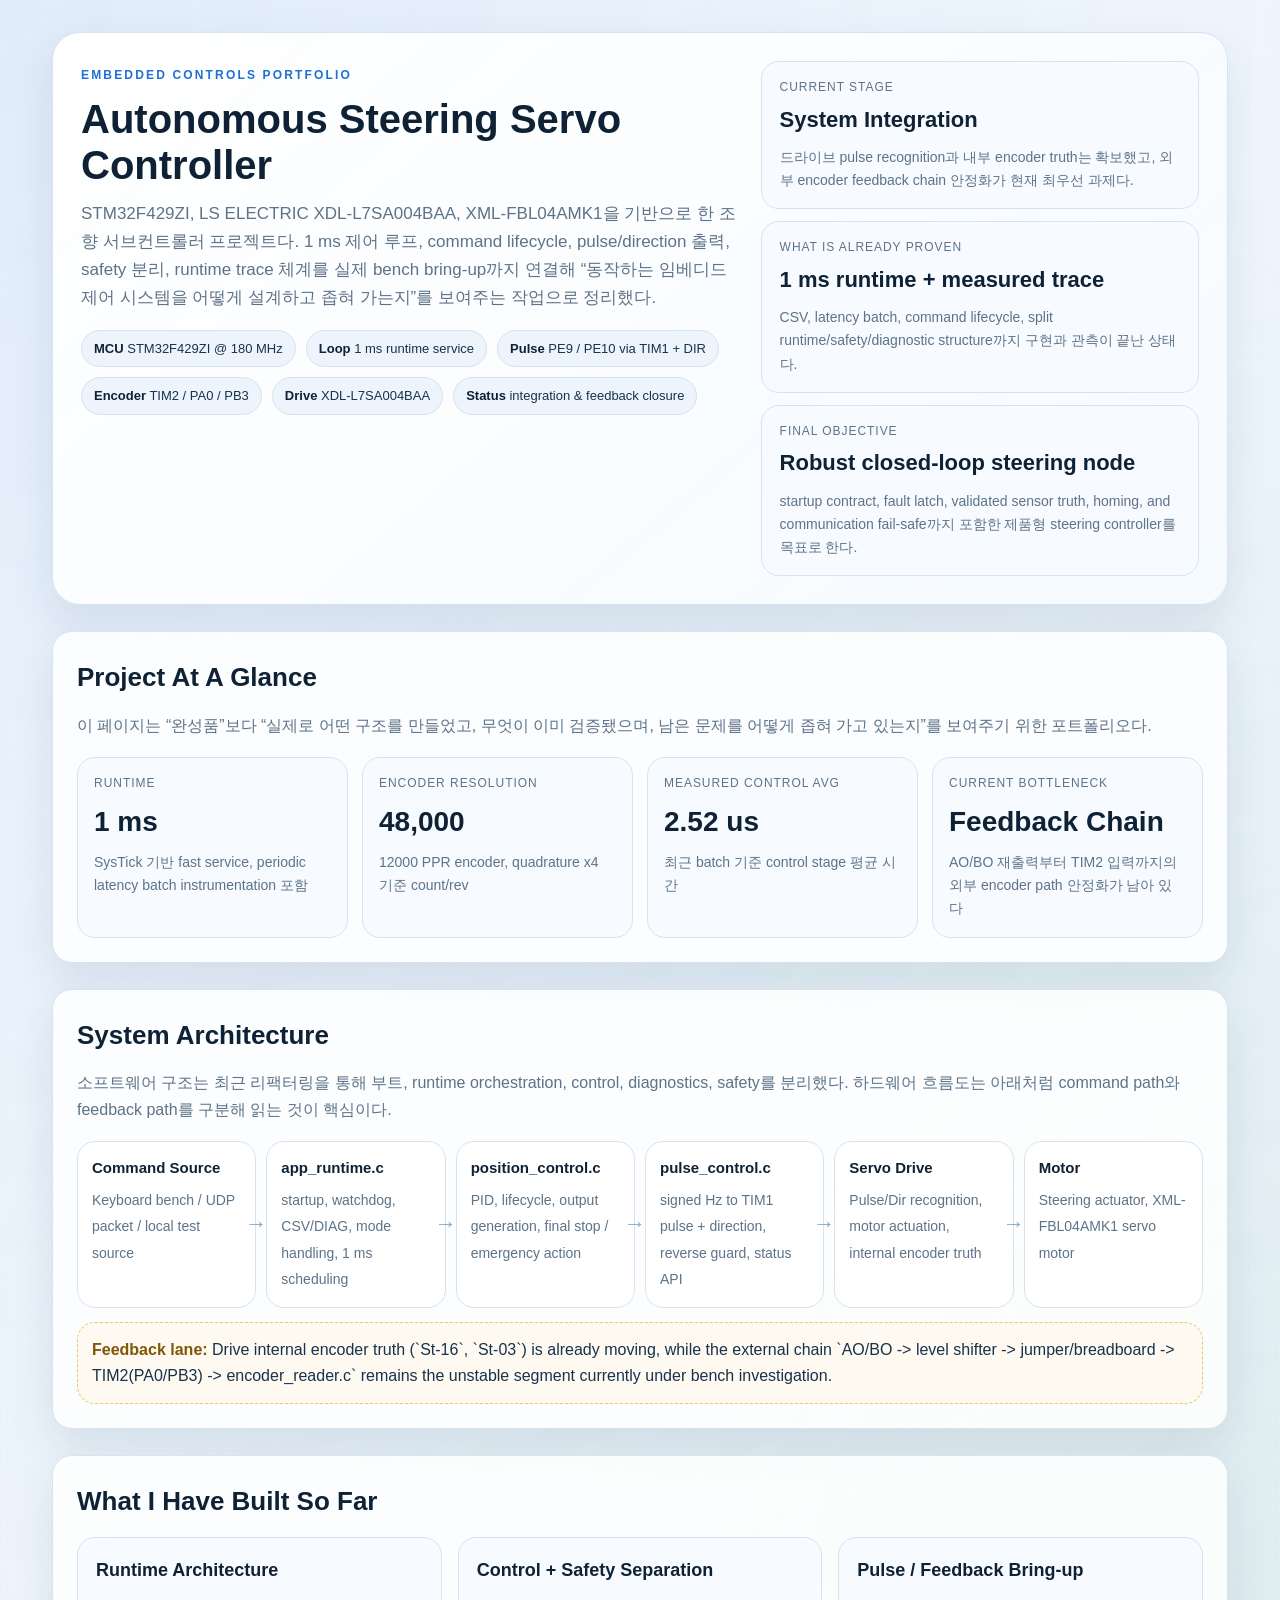
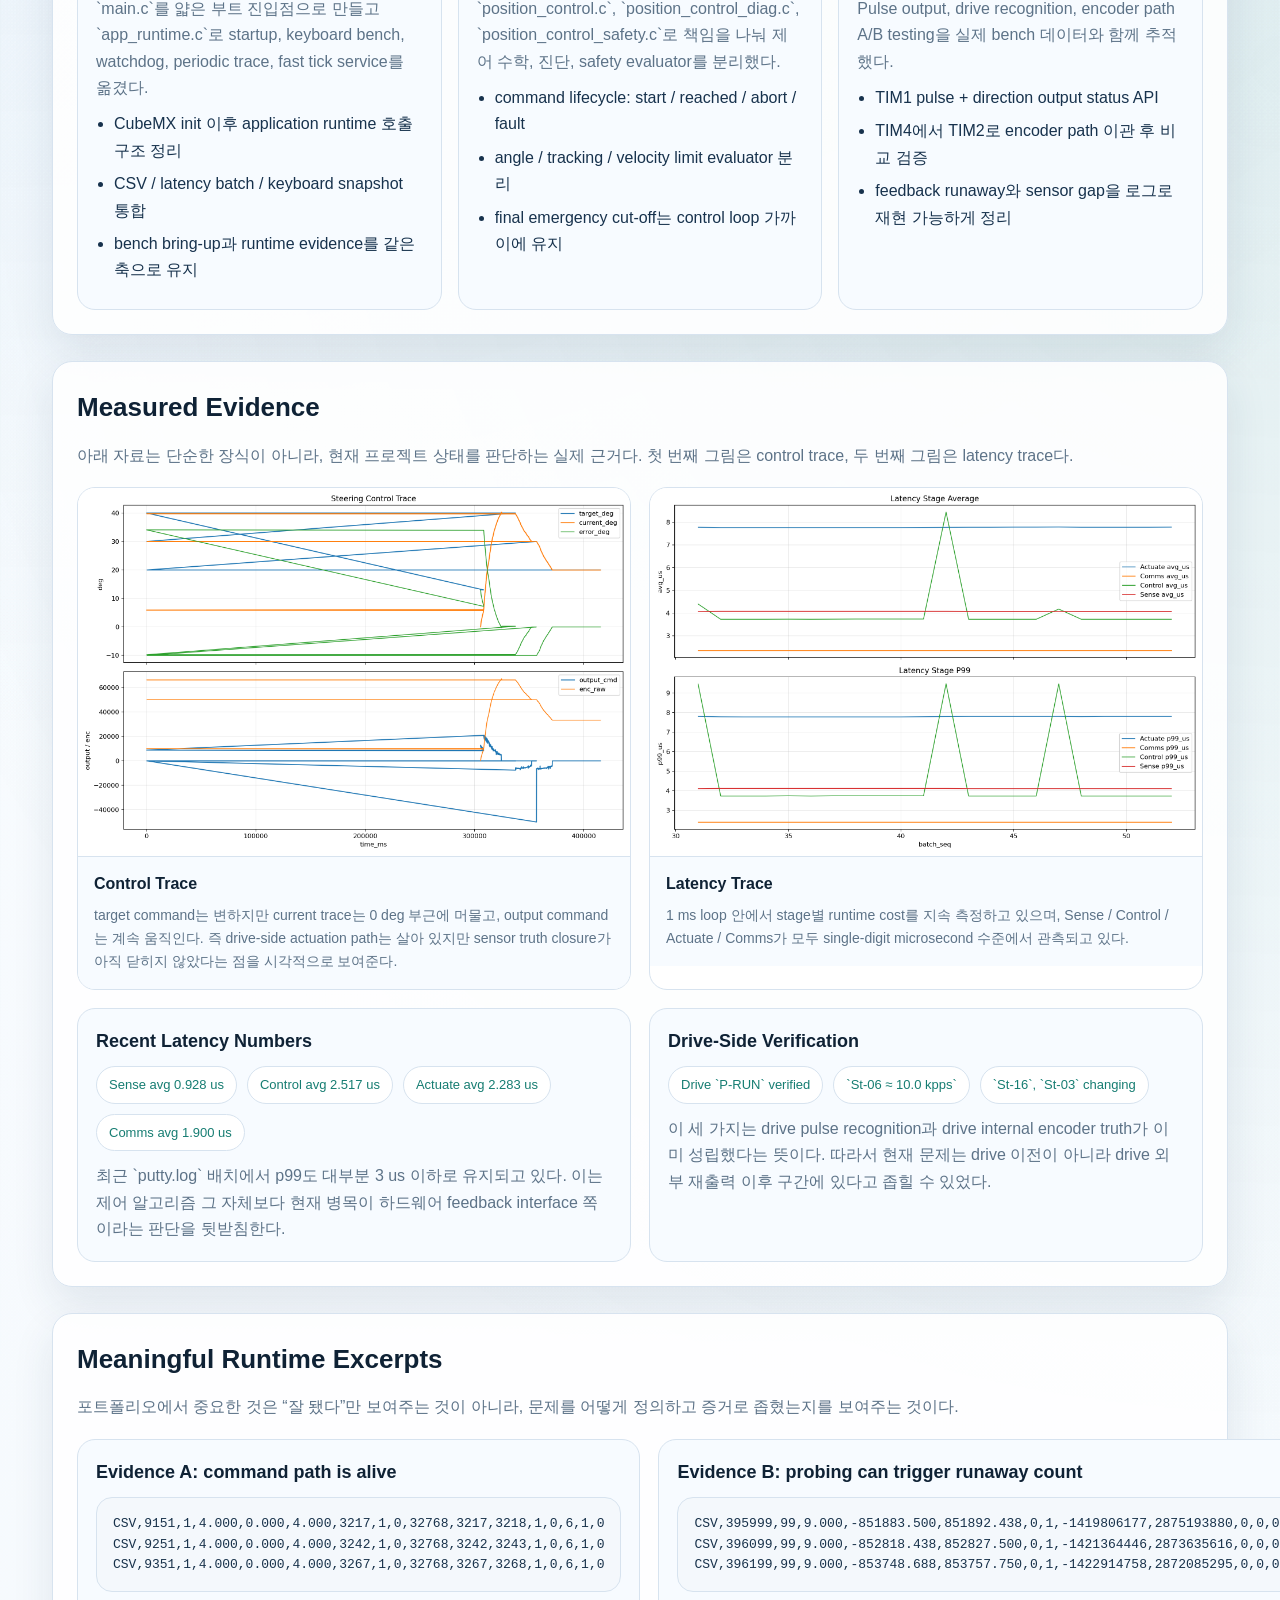
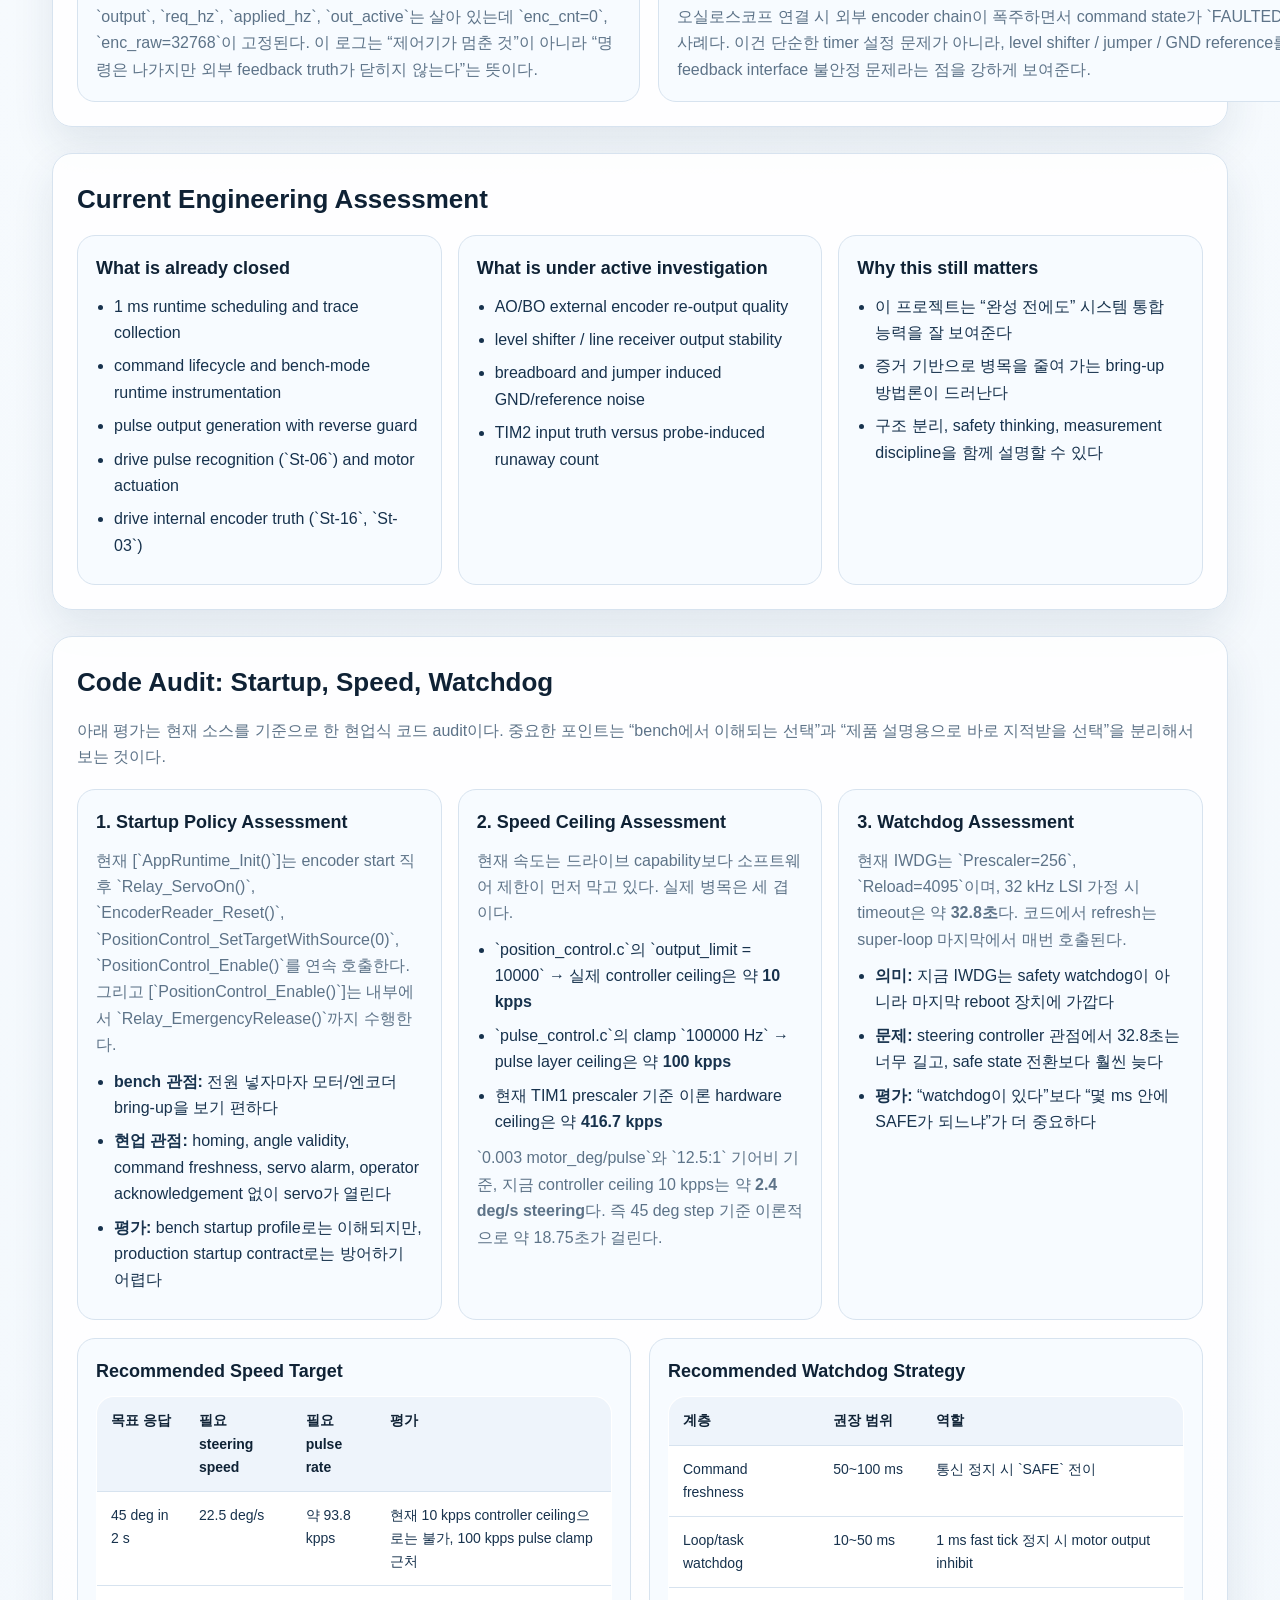
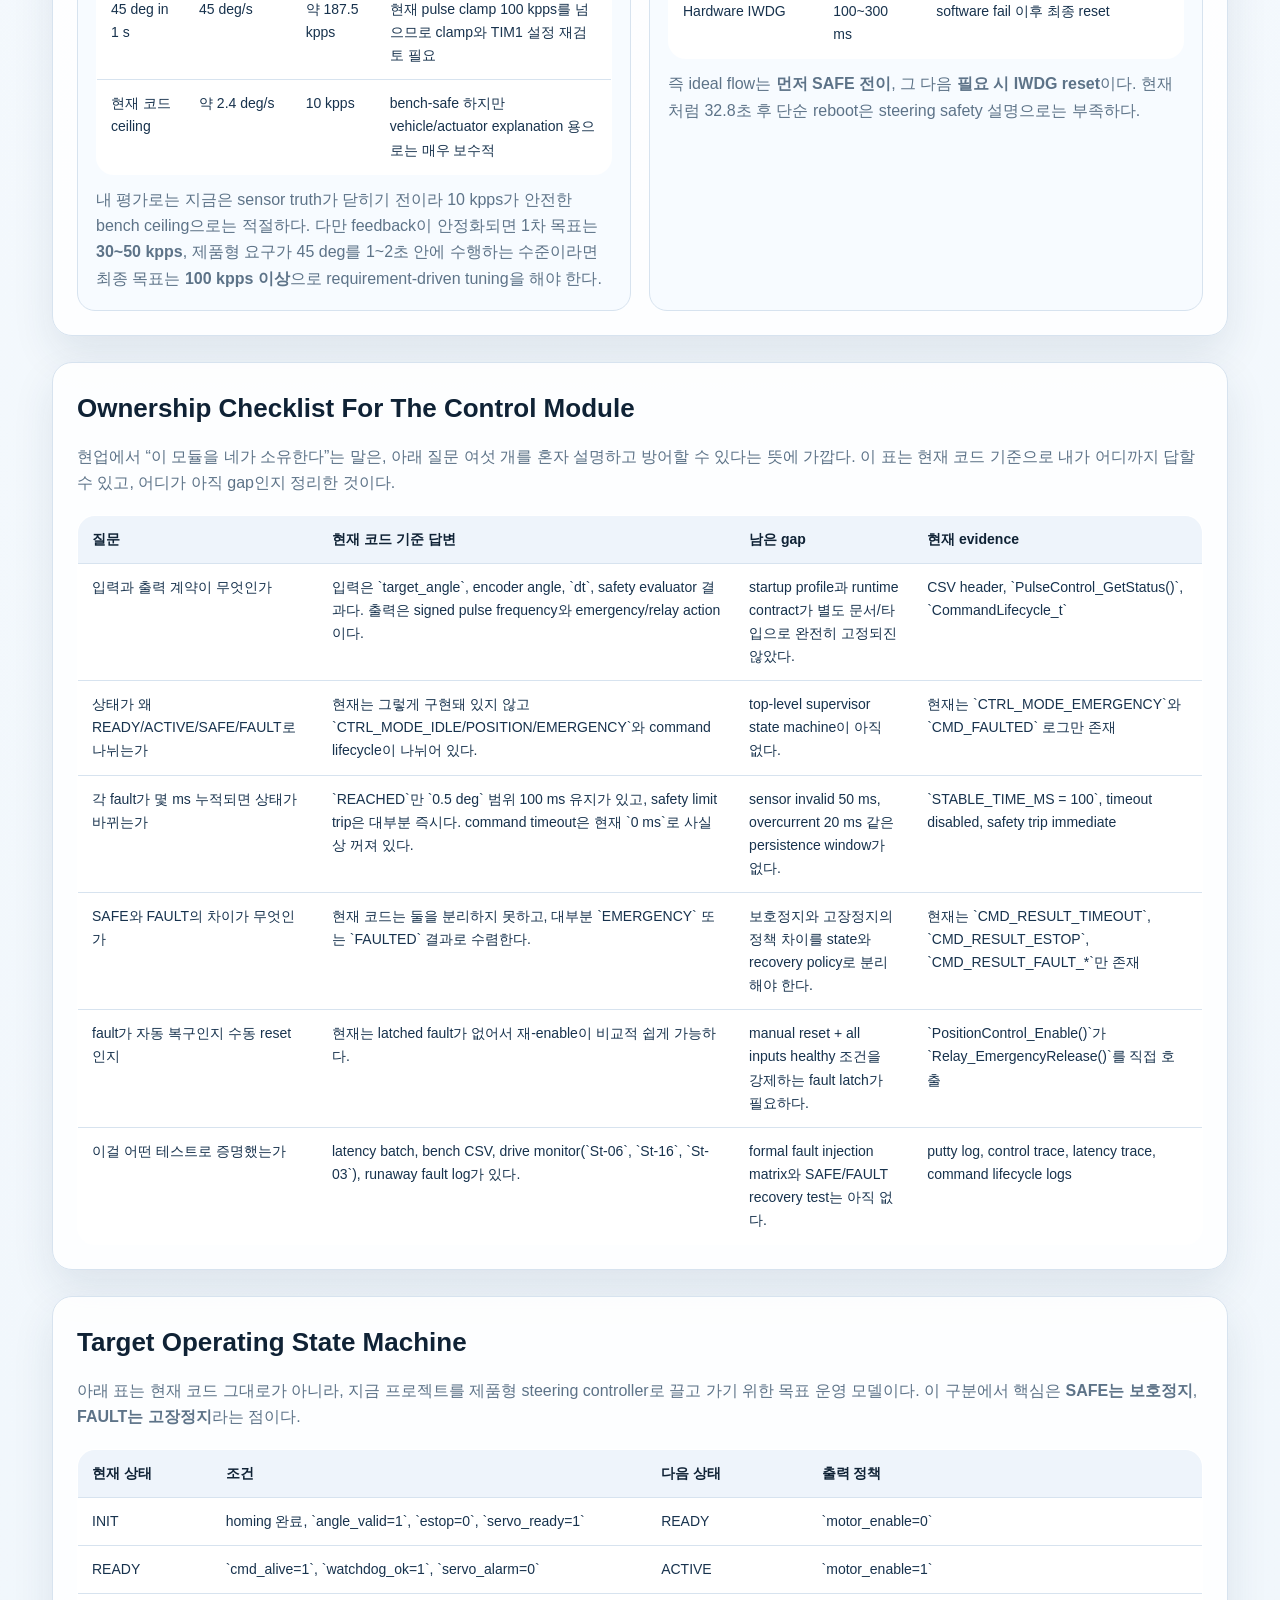
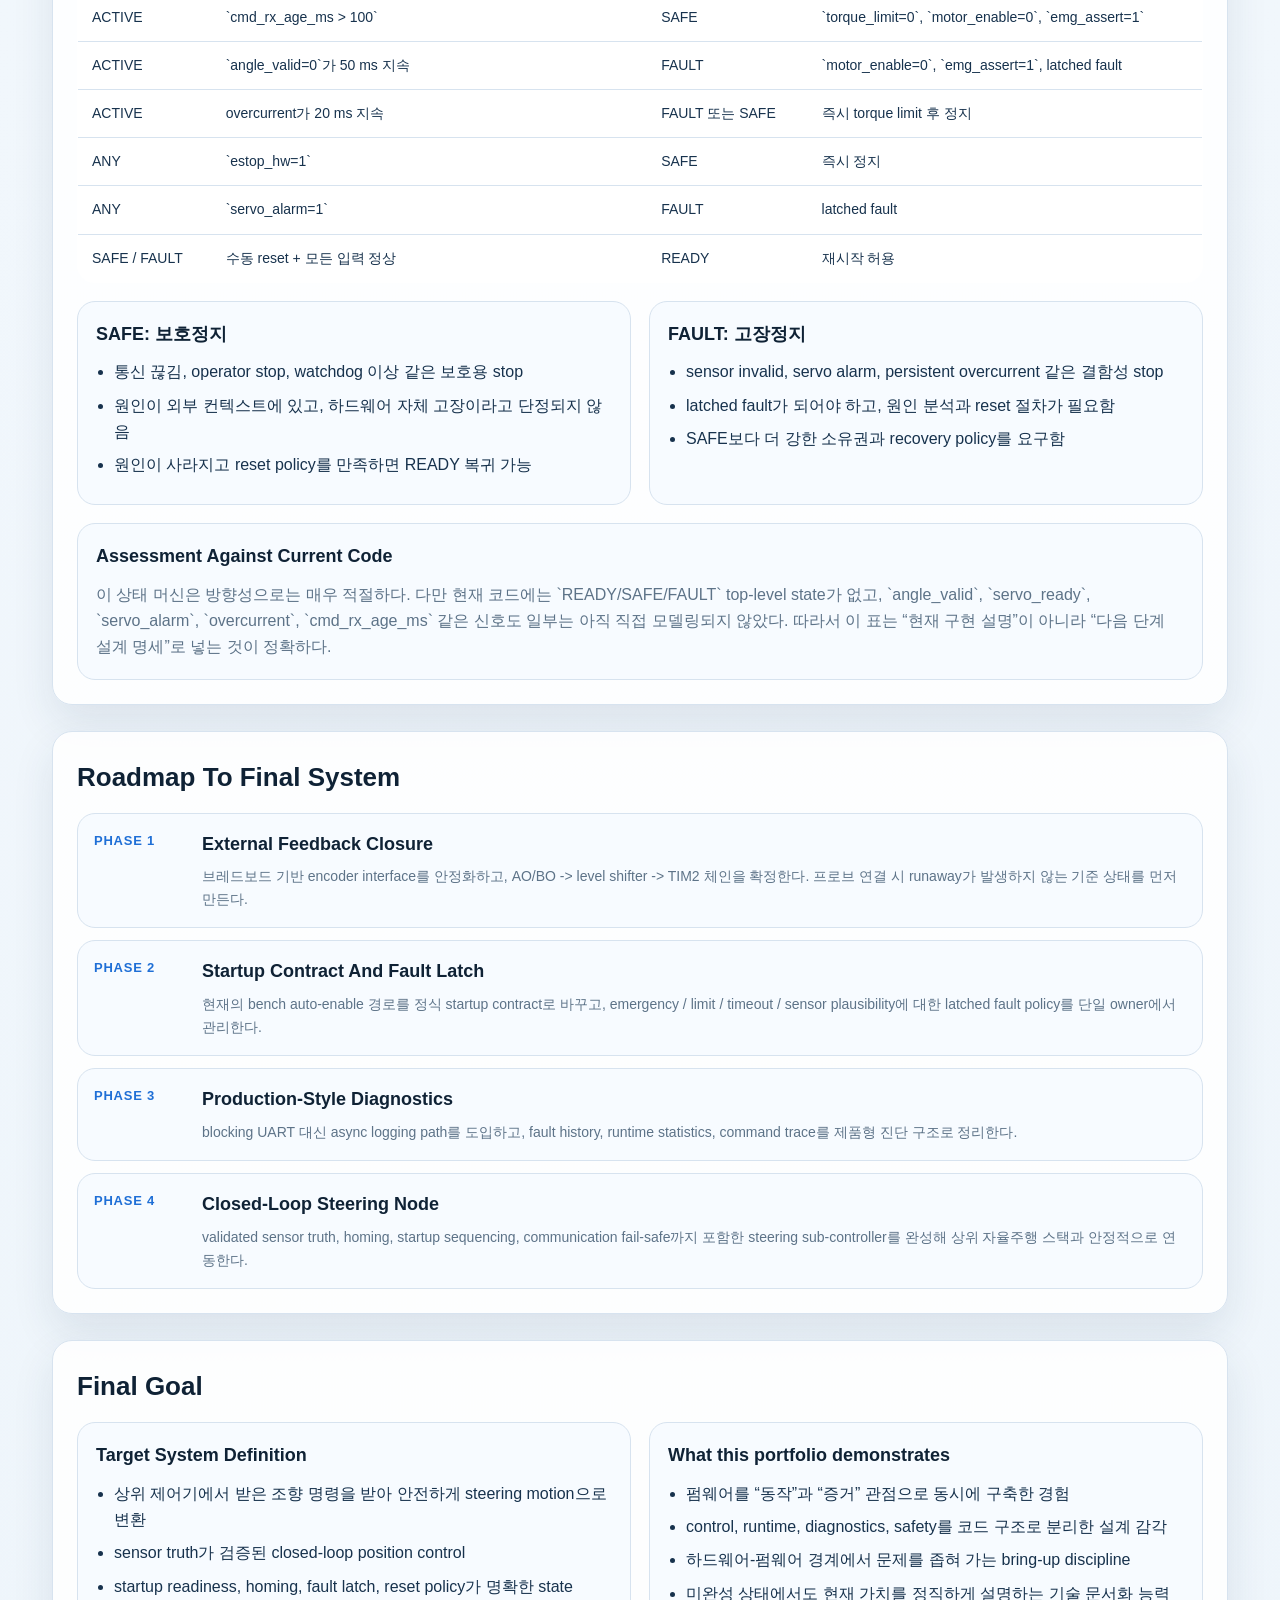
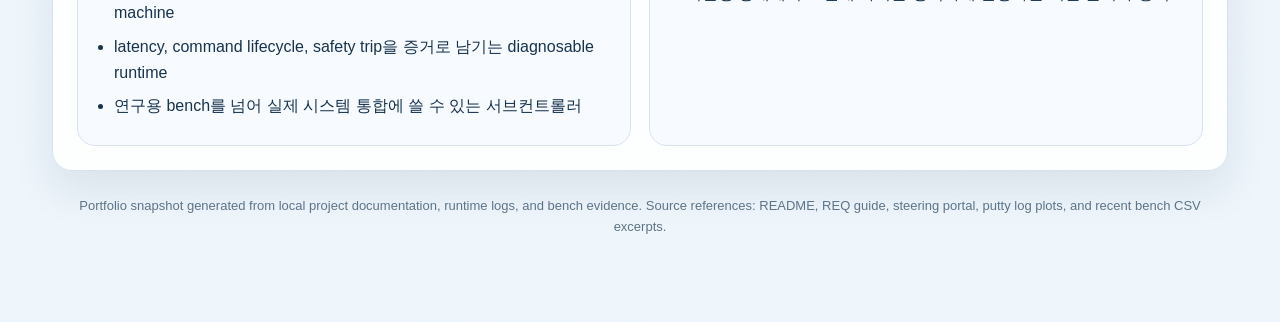
<file: Doc/portfolio/index.html>
<!DOCTYPE html>
<html lang="ko">
<head>
<meta charset="utf-8">
<meta name="viewport" content="width=device-width, initial-scale=1">
<title>Embedded Steering Servo Controller Portfolio</title>
<style>
  :root{
    --bg:#eef5fb;
    --paper:#ffffff;
    --paper-soft:#f7fbff;
    --ink:#17324d;
    --muted:#5d7388;
    --line:#d7e3ef;
    --blue:#1f6fd6;
    --teal:#167d72;
    --amber:#b9770a;
    --red:#c04c4c;
    --navy:#0f2235;
    --shadow:0 18px 42px rgba(26, 56, 90, 0.10);
    --radius:20px;
  }
  *{box-sizing:border-box}
  body{
    margin:0;
    color:var(--ink);
    font-family:"IBM Plex Sans KR","Pretendard Variable","Segoe UI","Noto Sans KR",sans-serif;
    background:
      radial-gradient(circle at top left, rgba(31,111,214,.12), transparent 28%),
      radial-gradient(circle at right 20%, rgba(22,125,114,.10), transparent 22%),
      linear-gradient(180deg,#fbfdff 0%, var(--bg) 100%);
    line-height:1.65;
  }
  .wrap{
    max-width:1220px;
    margin:0 auto;
    padding:32px 22px 84px;
  }
  .hero{
    display:grid;
    grid-template-columns:1.2fr .8fr;
    gap:22px;
    background:
      linear-gradient(140deg, rgba(255,255,255,.98), rgba(245,250,255,.94)),
      linear-gradient(180deg,#ffffff,#f5f9fe);
    border:1px solid var(--line);
    border-radius:28px;
    padding:28px;
    box-shadow:var(--shadow);
  }
  .eyebrow{
    display:inline-block;
    font-size:12px;
    letter-spacing:.18em;
    text-transform:uppercase;
    color:var(--blue);
    margin-bottom:10px;
    font-weight:700;
  }
  h1,h2,h3,h4,p{margin:0}
  h1{
    font-size:40px;
    line-height:1.15;
    margin-bottom:12px;
    color:var(--navy);
  }
  .subtitle{
    color:var(--muted);
    font-size:17px;
    max-width:760px;
  }
  .hero-tags{
    display:flex;
    flex-wrap:wrap;
    gap:10px;
    margin-top:18px;
  }
  .tag{
    padding:7px 12px;
    border-radius:999px;
    background:#eef4fb;
    border:1px solid var(--line);
    font-size:13px;
    color:var(--ink);
  }
  .tag strong{color:var(--navy)}
  .hero-side{
    display:grid;
    gap:12px;
  }
  .mini-card{
    background:var(--paper-soft);
    border:1px solid var(--line);
    border-radius:18px;
    padding:16px 18px;
  }
  .mini-card .label{
    font-size:12px;
    color:var(--muted);
    text-transform:uppercase;
    letter-spacing:.08em;
  }
  .mini-card .value{
    font-size:22px;
    margin-top:4px;
    font-weight:800;
    color:var(--navy);
  }
  .mini-card .desc{
    margin-top:8px;
    color:var(--muted);
    font-size:14px;
  }
  .section{
    margin-top:26px;
    background:rgba(255,255,255,.88);
    border:1px solid var(--line);
    border-radius:var(--radius);
    padding:24px;
    box-shadow:var(--shadow);
  }
  .section h2{
    font-size:26px;
    margin-bottom:14px;
    color:var(--navy);
  }
  .section-intro{
    color:var(--muted);
    margin-bottom:18px;
  }
  .stats{
    display:grid;
    grid-template-columns:repeat(4,minmax(0,1fr));
    gap:14px;
  }
  .stat{
    padding:16px;
    border:1px solid var(--line);
    background:var(--paper-soft);
    border-radius:18px;
  }
  .stat .k{
    font-size:12px;
    text-transform:uppercase;
    letter-spacing:.08em;
    color:var(--muted);
  }
  .stat .v{
    font-size:28px;
    font-weight:800;
    color:var(--navy);
    margin:5px 0 6px;
  }
  .stat .d{
    color:var(--muted);
    font-size:14px;
  }
  .grid-2{
    display:grid;
    grid-template-columns:1fr 1fr;
    gap:18px;
  }
  .grid-3{
    display:grid;
    grid-template-columns:repeat(3,minmax(0,1fr));
    gap:16px;
  }
  .panel{
    background:var(--paper-soft);
    border:1px solid var(--line);
    border-radius:18px;
    padding:18px;
  }
  .panel h3{
    font-size:18px;
    margin-bottom:10px;
    color:var(--navy);
  }
  .panel p{
    color:var(--muted);
  }
  table{
    width:100%;
    border-collapse:collapse;
    border:1px solid var(--line);
    border-radius:18px;
    overflow:hidden;
    background:#fff;
  }
  th,td{
    padding:12px 14px;
    border-bottom:1px solid var(--line);
    text-align:left;
    vertical-align:top;
    font-size:14px;
  }
  th{
    background:#eef4fb;
    color:var(--navy);
  }
  tr:last-child td{
    border-bottom:none;
  }
  .bullets{
    padding-left:18px;
    margin:10px 0 0;
  }
  .bullets li{
    margin:7px 0;
  }
  .flow{
    display:grid;
    grid-template-columns:repeat(6,minmax(0,1fr));
    gap:10px;
    align-items:stretch;
  }
  .flow-box{
    background:#ffffff;
    border:1px solid var(--line);
    border-radius:18px;
    padding:14px;
    min-height:132px;
    position:relative;
  }
  .flow-box strong{
    display:block;
    font-size:15px;
    margin-bottom:6px;
    color:var(--navy);
  }
  .flow-box span{
    color:var(--muted);
    font-size:14px;
  }
  .flow-box::after{
    content:"→";
    position:absolute;
    right:-12px;
    top:50%;
    transform:translateY(-50%);
    font-size:22px;
    color:#8aa8c4;
    font-weight:700;
  }
  .flow-box:last-child::after{display:none}
  .flow-box.warn{
    border-color:#f0d5a2;
    background:#fff8ea;
  }
  .lane{
    margin-top:14px;
    padding:14px;
    border-radius:18px;
    border:1px dashed #efc46d;
    background:#fffaf1;
  }
  .lane strong{
    color:#7f5705;
  }
  figure{
    margin:0;
  }
  .figure-card{
    border:1px solid var(--line);
    border-radius:18px;
    overflow:hidden;
    background:#fff;
  }
  .figure-card img{
    display:block;
    width:100%;
    height:auto;
    background:#fff;
  }
  .caption{
    padding:14px 16px 16px;
    border-top:1px solid var(--line);
    background:var(--paper-soft);
  }
  .caption strong{
    display:block;
    margin-bottom:6px;
    color:var(--navy);
  }
  .caption p{
    color:var(--muted);
    font-size:14px;
  }
  pre{
    margin:0;
    padding:16px;
    border-radius:16px;
    background:#f4f8fc;
    color:#17314a;
    border:1px solid var(--line);
    overflow:auto;
    white-space:pre-wrap;
    font-size:13px;
    line-height:1.55;
    font-family:ui-monospace,SFMono-Regular,Menlo,Consolas,"Liberation Mono",monospace;
  }
  .badge{
    display:inline-flex;
    align-items:center;
    gap:8px;
    font-size:13px;
    padding:7px 12px;
    border-radius:999px;
    border:1px solid var(--line);
    background:#fff;
  }
  .ok{color:var(--teal)}
  .risk{color:var(--amber)}
  .stop{color:var(--red)}
  .roadmap{
    display:grid;
    gap:12px;
  }
  .step{
    display:grid;
    grid-template-columns:92px 1fr;
    gap:16px;
    padding:16px;
    border-radius:18px;
    border:1px solid var(--line);
    background:var(--paper-soft);
  }
  .step .phase{
    font-size:13px;
    font-weight:700;
    color:var(--blue);
    text-transform:uppercase;
    letter-spacing:.06em;
  }
  .step h4{
    font-size:18px;
    margin-bottom:6px;
    color:var(--navy);
  }
  .step p{
    color:var(--muted);
    font-size:14px;
  }
  .footer{
    margin-top:24px;
    text-align:center;
    color:var(--muted);
    font-size:13px;
  }
  @media (max-width:1060px){
    .hero,.stats,.grid-2,.grid-3{grid-template-columns:1fr 1fr}
    .flow{grid-template-columns:repeat(3,minmax(0,1fr))}
    .flow-box:nth-child(3)::after{display:none}
  }
  @media (max-width:760px){
    .hero,.stats,.grid-2,.grid-3,.flow{grid-template-columns:1fr}
    .flow-box::after{display:none}
    .step{grid-template-columns:1fr}
    h1{font-size:31px}
  }
</style>
</head>
<body>
  <div class="wrap">
    <section class="hero">
      <div>
        <span class="eyebrow">Embedded Controls Portfolio</span>
        <h1>Autonomous Steering Servo Controller</h1>
        <p class="subtitle">
          STM32F429ZI, LS ELECTRIC XDL-L7SA004BAA, XML-FBL04AMK1을 기반으로 한 조향 서브컨트롤러 프로젝트다.
          1 ms 제어 루프, command lifecycle, pulse/direction 출력, safety 분리, runtime trace 체계를 실제 bench bring-up까지 연결해
          “동작하는 임베디드 제어 시스템을 어떻게 설계하고 좁혀 가는지”를 보여주는 작업으로 정리했다.
        </p>
        <div class="hero-tags">
          <span class="tag"><strong>MCU</strong> STM32F429ZI @ 180 MHz</span>
          <span class="tag"><strong>Loop</strong> 1 ms runtime service</span>
          <span class="tag"><strong>Pulse</strong> PE9 / PE10 via TIM1 + DIR</span>
          <span class="tag"><strong>Encoder</strong> TIM2 / PA0 / PB3</span>
          <span class="tag"><strong>Drive</strong> XDL-L7SA004BAA</span>
          <span class="tag"><strong>Status</strong> integration & feedback closure</span>
        </div>
      </div>
      <div class="hero-side">
        <div class="mini-card">
          <div class="label">Current Stage</div>
          <div class="value">System Integration</div>
          <div class="desc">드라이브 pulse recognition과 내부 encoder truth는 확보했고, 외부 encoder feedback chain 안정화가 현재 최우선 과제다.</div>
        </div>
        <div class="mini-card">
          <div class="label">What is already proven</div>
          <div class="value">1 ms runtime + measured trace</div>
          <div class="desc">CSV, latency batch, command lifecycle, split runtime/safety/diagnostic structure까지 구현과 관측이 끝난 상태다.</div>
        </div>
        <div class="mini-card">
          <div class="label">Final Objective</div>
          <div class="value">Robust closed-loop steering node</div>
          <div class="desc">startup contract, fault latch, validated sensor truth, homing, and communication fail-safe까지 포함한 제품형 steering controller를 목표로 한다.</div>
        </div>
      </div>
    </section>

    <section class="section">
      <h2>Project At A Glance</h2>
      <p class="section-intro">
        이 페이지는 “완성품”보다 “실제로 어떤 구조를 만들었고, 무엇이 이미 검증됐으며, 남은 문제를 어떻게 좁혀 가고 있는지”를 보여주기 위한 포트폴리오다.
      </p>
      <div class="stats">
        <div class="stat">
          <div class="k">Runtime</div>
          <div class="v">1 ms</div>
          <div class="d">SysTick 기반 fast service, periodic latency batch instrumentation 포함</div>
        </div>
        <div class="stat">
          <div class="k">Encoder Resolution</div>
          <div class="v">48,000</div>
          <div class="d">12000 PPR encoder, quadrature x4 기준 count/rev</div>
        </div>
        <div class="stat">
          <div class="k">Measured Control Avg</div>
          <div class="v">2.52 us</div>
          <div class="d">최근 batch 기준 control stage 평균 시간</div>
        </div>
        <div class="stat">
          <div class="k">Current Bottleneck</div>
          <div class="v">Feedback Chain</div>
          <div class="d">AO/BO 재출력부터 TIM2 입력까지의 외부 encoder path 안정화가 남아 있다</div>
        </div>
      </div>
    </section>

    <section class="section">
      <h2>System Architecture</h2>
      <p class="section-intro">
        소프트웨어 구조는 최근 리팩터링을 통해 부트, runtime orchestration, control, diagnostics, safety를 분리했다.
        하드웨어 흐름도는 아래처럼 command path와 feedback path를 구분해 읽는 것이 핵심이다.
      </p>
      <div class="flow">
        <div class="flow-box">
          <strong>Command Source</strong>
          <span>Keyboard bench / UDP packet / local test source</span>
        </div>
        <div class="flow-box">
          <strong>app_runtime.c</strong>
          <span>startup, watchdog, CSV/DIAG, mode handling, 1 ms scheduling</span>
        </div>
        <div class="flow-box">
          <strong>position_control.c</strong>
          <span>PID, lifecycle, output generation, final stop / emergency action</span>
        </div>
        <div class="flow-box">
          <strong>pulse_control.c</strong>
          <span>signed Hz to TIM1 pulse + direction, reverse guard, status API</span>
        </div>
        <div class="flow-box">
          <strong>Servo Drive</strong>
          <span>Pulse/Dir recognition, motor actuation, internal encoder truth</span>
        </div>
        <div class="flow-box">
          <strong>Motor</strong>
          <span>Steering actuator, XML-FBL04AMK1 servo motor</span>
        </div>
      </div>
      <div class="lane">
        <strong>Feedback lane:</strong>
        Drive internal encoder truth (`St-16`, `St-03`) is already moving, while the external chain
        `AO/BO -> level shifter -> jumper/breadboard -> TIM2(PA0/PB3) -> encoder_reader.c`
        remains the unstable segment currently under bench investigation.
      </div>
    </section>

    <section class="section">
      <h2>What I Have Built So Far</h2>
      <div class="grid-3">
        <div class="panel">
          <h3>Runtime Architecture</h3>
          <p>`main.c`를 얇은 부트 진입점으로 만들고 `app_runtime.c`로 startup, keyboard bench, watchdog, periodic trace, fast tick service를 옮겼다.</p>
          <ul class="bullets">
            <li>CubeMX init 이후 application runtime 호출 구조 정리</li>
            <li>CSV / latency batch / keyboard snapshot 통합</li>
            <li>bench bring-up과 runtime evidence를 같은 축으로 유지</li>
          </ul>
        </div>
        <div class="panel">
          <h3>Control + Safety Separation</h3>
          <p>`position_control.c`, `position_control_diag.c`, `position_control_safety.c`로 책임을 나눠 제어 수학, 진단, safety evaluator를 분리했다.</p>
          <ul class="bullets">
            <li>command lifecycle: start / reached / abort / fault</li>
            <li>angle / tracking / velocity limit evaluator 분리</li>
            <li>final emergency cut-off는 control loop 가까이에 유지</li>
          </ul>
        </div>
        <div class="panel">
          <h3>Pulse / Feedback Bring-up</h3>
          <p>Pulse output, drive recognition, encoder path A/B testing을 실제 bench 데이터와 함께 추적했다.</p>
          <ul class="bullets">
            <li>TIM1 pulse + direction output status API</li>
            <li>TIM4에서 TIM2로 encoder path 이관 후 비교 검증</li>
            <li>feedback runaway와 sensor gap을 로그로 재현 가능하게 정리</li>
          </ul>
        </div>
      </div>
    </section>

    <section class="section">
      <h2>Measured Evidence</h2>
      <p class="section-intro">
        아래 자료는 단순한 장식이 아니라, 현재 프로젝트 상태를 판단하는 실제 근거다.
        첫 번째 그림은 control trace, 두 번째 그림은 latency trace다.
      </p>
      <div class="grid-2">
        <figure class="figure-card">
          <img src="../../putty_log/plots/control_trace.png" alt="Steering control trace plot">
          <figcaption class="caption">
            <strong>Control Trace</strong>
            <p>
              target command는 변하지만 current trace는 0 deg 부근에 머물고, output command는 계속 움직인다.
              즉 drive-side actuation path는 살아 있지만 sensor truth closure가 아직 닫히지 않았다는 점을 시각적으로 보여준다.
            </p>
          </figcaption>
        </figure>
        <figure class="figure-card">
          <img src="../../putty_log/plots/latency_trace.png" alt="Latency trace plot">
          <figcaption class="caption">
            <strong>Latency Trace</strong>
            <p>
              1 ms loop 안에서 stage별 runtime cost를 지속 측정하고 있으며,
              Sense / Control / Actuate / Comms가 모두 single-digit microsecond 수준에서 관측되고 있다.
            </p>
          </figcaption>
        </figure>
      </div>

      <div class="grid-2" style="margin-top:18px">
        <div class="panel">
          <h3>Recent Latency Numbers</h3>
          <div class="hero-tags" style="margin-top:0">
            <span class="badge ok">Sense avg 0.928 us</span>
            <span class="badge ok">Control avg 2.517 us</span>
            <span class="badge ok">Actuate avg 2.283 us</span>
            <span class="badge ok">Comms avg 1.900 us</span>
          </div>
          <p style="margin-top:12px">
            최근 `putty.log` 배치에서 p99도 대부분 3 us 이하로 유지되고 있다. 이는 제어 알고리즘 그 자체보다
            현재 병목이 하드웨어 feedback interface 쪽이라는 판단을 뒷받침한다.
          </p>
        </div>
        <div class="panel">
          <h3>Drive-Side Verification</h3>
          <div class="hero-tags" style="margin-top:0">
            <span class="badge ok">Drive `P-RUN` verified</span>
            <span class="badge ok">`St-06 ≈ 10.0 kpps`</span>
            <span class="badge ok">`St-16`, `St-03` changing</span>
          </div>
          <p style="margin-top:12px">
            이 세 가지는 drive pulse recognition과 drive internal encoder truth가 이미 성립했다는 뜻이다.
            따라서 현재 문제는 drive 이전이 아니라 drive 외부 재출력 이후 구간에 있다고 좁힐 수 있었다.
          </p>
        </div>
      </div>
    </section>

    <section class="section">
      <h2>Meaningful Runtime Excerpts</h2>
      <p class="section-intro">
        포트폴리오에서 중요한 것은 “잘 됐다”만 보여주는 것이 아니라, 문제를 어떻게 정의하고 증거로 좁혔는지를 보여주는 것이다.
      </p>
      <div class="grid-2">
        <div class="panel">
          <h3>Evidence A: command path is alive</h3>
          <pre>CSV,9151,1,4.000,0.000,4.000,3217,1,0,32768,3217,3218,1,0,6,1,0
CSV,9251,1,4.000,0.000,4.000,3242,1,0,32768,3242,3243,1,0,6,1,0
CSV,9351,1,4.000,0.000,4.000,3267,1,0,32768,3267,3268,1,0,6,1,0</pre>
          <p style="margin-top:12px">
            `output`, `req_hz`, `applied_hz`, `out_active`는 살아 있는데 `enc_cnt=0`, `enc_raw=32768`이 고정된다.
            이 로그는 “제어기가 멈춘 것”이 아니라 “명령은 나가지만 외부 feedback truth가 닫히지 않는다”는 뜻이다.
          </p>
        </div>
        <div class="panel">
          <h3>Evidence B: probing can trigger runaway count</h3>
          <pre>CSV,395999,99,9.000,-851883.500,851892.438,0,1,-1419806177,2875193880,0,0,0,0,9,5,6
CSV,396099,99,9.000,-852818.438,852827.500,0,1,-1421364446,2873635616,0,0,0,0,9,5,6
CSV,396199,99,9.000,-853748.688,853757.750,0,1,-1422914758,2872085295,0,0,0,0,9,5,6</pre>
          <p style="margin-top:12px">
            오실로스코프 연결 시 외부 encoder chain이 폭주하면서 command state가 `FAULTED`로 넘어간 사례다.
            이건 단순한 timer 설정 문제가 아니라, level shifter / jumper / GND reference를 포함한 feedback interface 불안정 문제라는 점을 강하게 보여준다.
          </p>
        </div>
      </div>
    </section>

    <section class="section">
      <h2>Current Engineering Assessment</h2>
      <div class="grid-3">
        <div class="panel">
          <h3>What is already closed</h3>
          <ul class="bullets">
            <li>1 ms runtime scheduling and trace collection</li>
            <li>command lifecycle and bench-mode runtime instrumentation</li>
            <li>pulse output generation with reverse guard</li>
            <li>drive pulse recognition (`St-06`) and motor actuation</li>
            <li>drive internal encoder truth (`St-16`, `St-03`)</li>
          </ul>
        </div>
        <div class="panel">
          <h3>What is under active investigation</h3>
          <ul class="bullets">
            <li>AO/BO external encoder re-output quality</li>
            <li>level shifter / line receiver output stability</li>
            <li>breadboard and jumper induced GND/reference noise</li>
            <li>TIM2 input truth versus probe-induced runaway count</li>
          </ul>
        </div>
        <div class="panel">
          <h3>Why this still matters</h3>
          <ul class="bullets">
            <li>이 프로젝트는 “완성 전에도” 시스템 통합 능력을 잘 보여준다</li>
            <li>증거 기반으로 병목을 줄여 가는 bring-up 방법론이 드러난다</li>
            <li>구조 분리, safety thinking, measurement discipline을 함께 설명할 수 있다</li>
          </ul>
        </div>
      </div>
    </section>

    <section class="section">
      <h2>Code Audit: Startup, Speed, Watchdog</h2>
      <p class="section-intro">
        아래 평가는 현재 소스를 기준으로 한 현업식 코드 audit이다. 중요한 포인트는 “bench에서 이해되는 선택”과 “제품 설명용으로 바로 지적받을 선택”을 분리해서 보는 것이다.
      </p>
      <div class="grid-3">
        <div class="panel">
          <h3>1. Startup Policy Assessment</h3>
          <p>
            현재 [`AppRuntime_Init()`]는 encoder start 직후 `Relay_ServoOn()`, `EncoderReader_Reset()`,
            `PositionControl_SetTargetWithSource(0)`, `PositionControl_Enable()`를 연속 호출한다.
            그리고 [`PositionControl_Enable()`]는 내부에서 `Relay_EmergencyRelease()`까지 수행한다.
          </p>
          <ul class="bullets">
            <li><strong>bench 관점:</strong> 전원 넣자마자 모터/엔코더 bring-up을 보기 편하다</li>
            <li><strong>현업 관점:</strong> homing, angle validity, command freshness, servo alarm, operator acknowledgement 없이 servo가 열린다</li>
            <li><strong>평가:</strong> bench startup profile로는 이해되지만, production startup contract로는 방어하기 어렵다</li>
          </ul>
        </div>
        <div class="panel">
          <h3>2. Speed Ceiling Assessment</h3>
          <p>
            현재 속도는 드라이브 capability보다 소프트웨어 제한이 먼저 막고 있다. 실제 병목은 세 겹이다.
          </p>
          <ul class="bullets">
            <li>`position_control.c`의 `output_limit = 10000` → 실제 controller ceiling은 약 <strong>10 kpps</strong></li>
            <li>`pulse_control.c`의 clamp `100000 Hz` → pulse layer ceiling은 약 <strong>100 kpps</strong></li>
            <li>현재 TIM1 prescaler 기준 이론 hardware ceiling은 약 <strong>416.7 kpps</strong></li>
          </ul>
          <p style="margin-top:10px">
            `0.003 motor_deg/pulse`와 `12.5:1` 기어비 기준, 지금 controller ceiling 10 kpps는 약 <strong>2.4 deg/s steering</strong>다.
            즉 45 deg step 기준 이론적으로 약 18.75초가 걸린다.
          </p>
        </div>
        <div class="panel">
          <h3>3. Watchdog Assessment</h3>
          <p>
            현재 IWDG는 `Prescaler=256`, `Reload=4095`이며, 32 kHz LSI 가정 시 timeout은 약 <strong>32.8초</strong>다.
            코드에서 refresh는 super-loop 마지막에서 매번 호출된다.
          </p>
          <ul class="bullets">
            <li><strong>의미:</strong> 지금 IWDG는 safety watchdog이 아니라 마지막 reboot 장치에 가깝다</li>
            <li><strong>문제:</strong> steering controller 관점에서 32.8초는 너무 길고, safe state 전환보다 훨씬 늦다</li>
            <li><strong>평가:</strong> “watchdog이 있다”보다 “몇 ms 안에 SAFE가 되느냐”가 더 중요하다</li>
          </ul>
        </div>
      </div>
      <div class="grid-2" style="margin-top:18px">
        <div class="panel">
          <h3>Recommended Speed Target</h3>
          <table>
            <thead>
              <tr>
                <th>목표 응답</th>
                <th>필요 steering speed</th>
                <th>필요 pulse rate</th>
                <th>평가</th>
              </tr>
            </thead>
            <tbody>
              <tr>
                <td>45 deg in 2 s</td>
                <td>22.5 deg/s</td>
                <td>약 93.8 kpps</td>
                <td>현재 10 kpps controller ceiling으로는 불가, 100 kpps pulse clamp 근처</td>
              </tr>
              <tr>
                <td>45 deg in 1 s</td>
                <td>45 deg/s</td>
                <td>약 187.5 kpps</td>
                <td>현재 pulse clamp 100 kpps를 넘으므로 clamp와 TIM1 설정 재검토 필요</td>
              </tr>
              <tr>
                <td>현재 코드 ceiling</td>
                <td>약 2.4 deg/s</td>
                <td>10 kpps</td>
                <td>bench-safe 하지만 vehicle/actuator explanation 용으로는 매우 보수적</td>
              </tr>
            </tbody>
          </table>
          <p style="margin-top:12px">
            내 평가로는 지금은 sensor truth가 닫히기 전이라 10 kpps가 안전한 bench ceiling으로는 적절하다.
            다만 feedback이 안정화되면 1차 목표는 <strong>30~50 kpps</strong>, 제품형 요구가 45 deg를 1~2초 안에 수행하는 수준이라면
            최종 목표는 <strong>100 kpps 이상</strong>으로 requirement-driven tuning을 해야 한다.
          </p>
        </div>
        <div class="panel">
          <h3>Recommended Watchdog Strategy</h3>
          <table>
            <thead>
              <tr>
                <th>계층</th>
                <th>권장 범위</th>
                <th>역할</th>
              </tr>
            </thead>
            <tbody>
              <tr>
                <td>Command freshness</td>
                <td>50~100 ms</td>
                <td>통신 정지 시 `SAFE` 전이</td>
              </tr>
              <tr>
                <td>Loop/task watchdog</td>
                <td>10~50 ms</td>
                <td>1 ms fast tick 정지 시 motor output inhibit</td>
              </tr>
              <tr>
                <td>Hardware IWDG</td>
                <td>100~300 ms</td>
                <td>software fail 이후 최종 reset</td>
              </tr>
            </tbody>
          </table>
          <p style="margin-top:12px">
            즉 ideal flow는 <strong>먼저 SAFE 전이</strong>, 그 다음 <strong>필요 시 IWDG reset</strong>이다.
            현재처럼 32.8초 후 단순 reboot은 steering safety 설명으로는 부족하다.
          </p>
        </div>
      </div>
    </section>

    <section class="section">
      <h2>Ownership Checklist For The Control Module</h2>
      <p class="section-intro">
        현업에서 “이 모듈을 네가 소유한다”는 말은, 아래 질문 여섯 개를 혼자 설명하고 방어할 수 있다는 뜻에 가깝다.
        이 표는 현재 코드 기준으로 내가 어디까지 답할 수 있고, 어디가 아직 gap인지 정리한 것이다.
      </p>
      <table>
        <thead>
          <tr>
            <th>질문</th>
            <th>현재 코드 기준 답변</th>
            <th>남은 gap</th>
            <th>현재 evidence</th>
          </tr>
        </thead>
        <tbody>
          <tr>
            <td>입력과 출력 계약이 무엇인가</td>
            <td>
              입력은 `target_angle`, encoder angle, `dt`, safety evaluator 결과다.
              출력은 signed pulse frequency와 emergency/relay action이다.
            </td>
            <td>
              startup profile과 runtime contract가 별도 문서/타입으로 완전히 고정되진 않았다.
            </td>
            <td>CSV header, `PulseControl_GetStatus()`, `CommandLifecycle_t`</td>
          </tr>
          <tr>
            <td>상태가 왜 READY/ACTIVE/SAFE/FAULT로 나뉘는가</td>
            <td>
              현재는 그렇게 구현돼 있지 않고 `CTRL_MODE_IDLE/POSITION/EMERGENCY`와 command lifecycle이 나뉘어 있다.
            </td>
            <td>
              top-level supervisor state machine이 아직 없다.
            </td>
            <td>현재는 `CTRL_MODE_EMERGENCY`와 `CMD_FAULTED` 로그만 존재</td>
          </tr>
          <tr>
            <td>각 fault가 몇 ms 누적되면 상태가 바뀌는가</td>
            <td>
              `REACHED`만 `0.5 deg` 범위 100 ms 유지가 있고, safety limit trip은 대부분 즉시다.
              command timeout은 현재 `0 ms`로 사실상 꺼져 있다.
            </td>
            <td>
              sensor invalid 50 ms, overcurrent 20 ms 같은 persistence window가 없다.
            </td>
            <td>`STABLE_TIME_MS = 100`, timeout disabled, safety trip immediate</td>
          </tr>
          <tr>
            <td>SAFE와 FAULT의 차이가 무엇인가</td>
            <td>
              현재 코드는 둘을 분리하지 못하고, 대부분 `EMERGENCY` 또는 `FAULTED` 결과로 수렴한다.
            </td>
            <td>
              보호정지와 고장정지의 정책 차이를 state와 recovery policy로 분리해야 한다.
            </td>
            <td>현재는 `CMD_RESULT_TIMEOUT`, `CMD_RESULT_ESTOP`, `CMD_RESULT_FAULT_*`만 존재</td>
          </tr>
          <tr>
            <td>fault가 자동 복구인지 수동 reset인지</td>
            <td>
              현재는 latched fault가 없어서 재-enable이 비교적 쉽게 가능하다.
            </td>
            <td>
              manual reset + all inputs healthy 조건을 강제하는 fault latch가 필요하다.
            </td>
            <td>`PositionControl_Enable()`가 `Relay_EmergencyRelease()`를 직접 호출</td>
          </tr>
          <tr>
            <td>이걸 어떤 테스트로 증명했는가</td>
            <td>
              latency batch, bench CSV, drive monitor(`St-06`, `St-16`, `St-03`), runaway fault log가 있다.
            </td>
            <td>
              formal fault injection matrix와 SAFE/FAULT recovery test는 아직 없다.
            </td>
            <td>putty log, control trace, latency trace, command lifecycle logs</td>
          </tr>
        </tbody>
      </table>
    </section>

    <section class="section">
      <h2>Target Operating State Machine</h2>
      <p class="section-intro">
        아래 표는 현재 코드 그대로가 아니라, 지금 프로젝트를 제품형 steering controller로 끌고 가기 위한 목표 운영 모델이다.
        이 구분에서 핵심은 <strong>SAFE는 보호정지</strong>, <strong>FAULT는 고장정지</strong>라는 점이다.
      </p>
      <table>
        <thead>
          <tr>
            <th>현재 상태</th>
            <th>조건</th>
            <th>다음 상태</th>
            <th>출력 정책</th>
          </tr>
        </thead>
        <tbody>
          <tr>
            <td>INIT</td>
            <td>homing 완료, `angle_valid=1`, `estop=0`, `servo_ready=1`</td>
            <td>READY</td>
            <td>`motor_enable=0`</td>
          </tr>
          <tr>
            <td>READY</td>
            <td>`cmd_alive=1`, `watchdog_ok=1`, `servo_alarm=0`</td>
            <td>ACTIVE</td>
            <td>`motor_enable=1`</td>
          </tr>
          <tr>
            <td>ACTIVE</td>
            <td>`cmd_rx_age_ms > 100`</td>
            <td>SAFE</td>
            <td>`torque_limit=0`, `motor_enable=0`, `emg_assert=1`</td>
          </tr>
          <tr>
            <td>ACTIVE</td>
            <td>`angle_valid=0`가 50 ms 지속</td>
            <td>FAULT</td>
            <td>`motor_enable=0`, `emg_assert=1`, latched fault</td>
          </tr>
          <tr>
            <td>ACTIVE</td>
            <td>overcurrent가 20 ms 지속</td>
            <td>FAULT 또는 SAFE</td>
            <td>즉시 torque limit 후 정지</td>
          </tr>
          <tr>
            <td>ANY</td>
            <td>`estop_hw=1`</td>
            <td>SAFE</td>
            <td>즉시 정지</td>
          </tr>
          <tr>
            <td>ANY</td>
            <td>`servo_alarm=1`</td>
            <td>FAULT</td>
            <td>latched fault</td>
          </tr>
          <tr>
            <td>SAFE / FAULT</td>
            <td>수동 reset + 모든 입력 정상</td>
            <td>READY</td>
            <td>재시작 허용</td>
          </tr>
        </tbody>
      </table>
      <div class="grid-2" style="margin-top:18px">
        <div class="panel">
          <h3>SAFE: 보호정지</h3>
          <ul class="bullets">
            <li>통신 끊김, operator stop, watchdog 이상 같은 보호용 stop</li>
            <li>원인이 외부 컨텍스트에 있고, 하드웨어 자체 고장이라고 단정되지 않음</li>
            <li>원인이 사라지고 reset policy를 만족하면 READY 복귀 가능</li>
          </ul>
        </div>
        <div class="panel">
          <h3>FAULT: 고장정지</h3>
          <ul class="bullets">
            <li>sensor invalid, servo alarm, persistent overcurrent 같은 결함성 stop</li>
            <li>latched fault가 되어야 하고, 원인 분석과 reset 절차가 필요함</li>
            <li>SAFE보다 더 강한 소유권과 recovery policy를 요구함</li>
          </ul>
        </div>
      </div>
      <div class="panel" style="margin-top:18px">
        <h3>Assessment Against Current Code</h3>
        <p>
          이 상태 머신은 방향성으로는 매우 적절하다. 다만 현재 코드에는 `READY/SAFE/FAULT` top-level state가 없고,
          `angle_valid`, `servo_ready`, `servo_alarm`, `overcurrent`, `cmd_rx_age_ms` 같은 신호도 일부는 아직 직접 모델링되지 않았다.
          따라서 이 표는 “현재 구현 설명”이 아니라 “다음 단계 설계 명세”로 넣는 것이 정확하다.
        </p>
      </div>
    </section>

    <section class="section">
      <h2>Roadmap To Final System</h2>
      <div class="roadmap">
        <div class="step">
          <div class="phase">Phase 1</div>
          <div>
            <h4>External Feedback Closure</h4>
            <p>브레드보드 기반 encoder interface를 안정화하고, AO/BO -> level shifter -> TIM2 체인을 확정한다. 프로브 연결 시 runaway가 발생하지 않는 기준 상태를 먼저 만든다.</p>
          </div>
        </div>
        <div class="step">
          <div class="phase">Phase 2</div>
          <div>
            <h4>Startup Contract And Fault Latch</h4>
            <p>현재의 bench auto-enable 경로를 정식 startup contract로 바꾸고, emergency / limit / timeout / sensor plausibility에 대한 latched fault policy를 단일 owner에서 관리한다.</p>
          </div>
        </div>
        <div class="step">
          <div class="phase">Phase 3</div>
          <div>
            <h4>Production-Style Diagnostics</h4>
            <p>blocking UART 대신 async logging path를 도입하고, fault history, runtime statistics, command trace를 제품형 진단 구조로 정리한다.</p>
          </div>
        </div>
        <div class="step">
          <div class="phase">Phase 4</div>
          <div>
            <h4>Closed-Loop Steering Node</h4>
            <p>validated sensor truth, homing, startup sequencing, communication fail-safe까지 포함한 steering sub-controller를 완성해 상위 자율주행 스택과 안정적으로 연동한다.</p>
          </div>
        </div>
      </div>
    </section>

    <section class="section">
      <h2>Final Goal</h2>
      <div class="grid-2">
        <div class="panel">
          <h3>Target System Definition</h3>
          <ul class="bullets">
            <li>상위 제어기에서 받은 조향 명령을 받아 안전하게 steering motion으로 변환</li>
            <li>sensor truth가 검증된 closed-loop position control</li>
            <li>startup readiness, homing, fault latch, reset policy가 명확한 state machine</li>
            <li>latency, command lifecycle, safety trip을 증거로 남기는 diagnosable runtime</li>
            <li>연구용 bench를 넘어 실제 시스템 통합에 쓸 수 있는 서브컨트롤러</li>
          </ul>
        </div>
        <div class="panel">
          <h3>What this portfolio demonstrates</h3>
          <ul class="bullets">
            <li>펌웨어를 “동작”과 “증거” 관점으로 동시에 구축한 경험</li>
            <li>control, runtime, diagnostics, safety를 코드 구조로 분리한 설계 감각</li>
            <li>하드웨어-펌웨어 경계에서 문제를 좁혀 가는 bring-up discipline</li>
            <li>미완성 상태에서도 현재 가치를 정직하게 설명하는 기술 문서화 능력</li>
          </ul>
        </div>
      </div>
    </section>

    <div class="footer">
      Portfolio snapshot generated from local project documentation, runtime logs, and bench evidence.
      Source references: README, REQ guide, steering portal, putty log plots, and recent bench CSV excerpts.
    </div>
  </div>
</body>
</html>
</file>
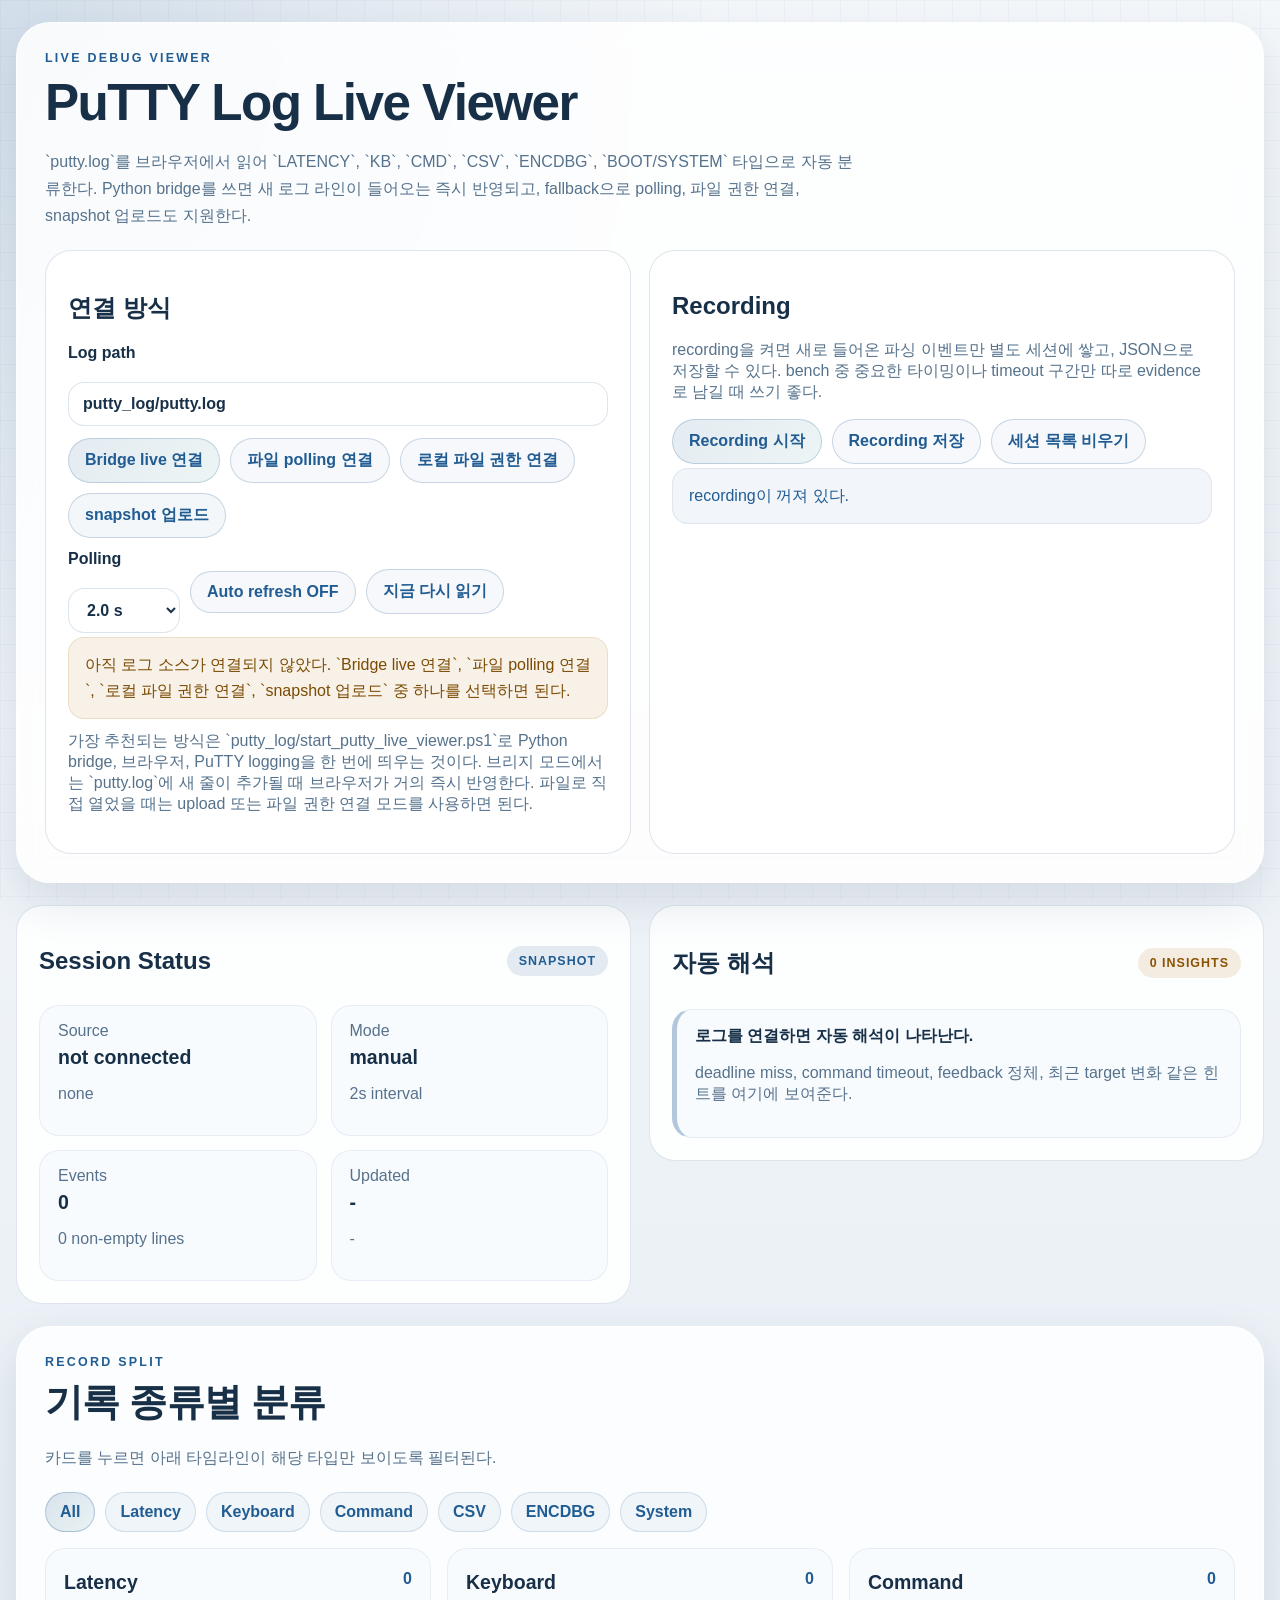
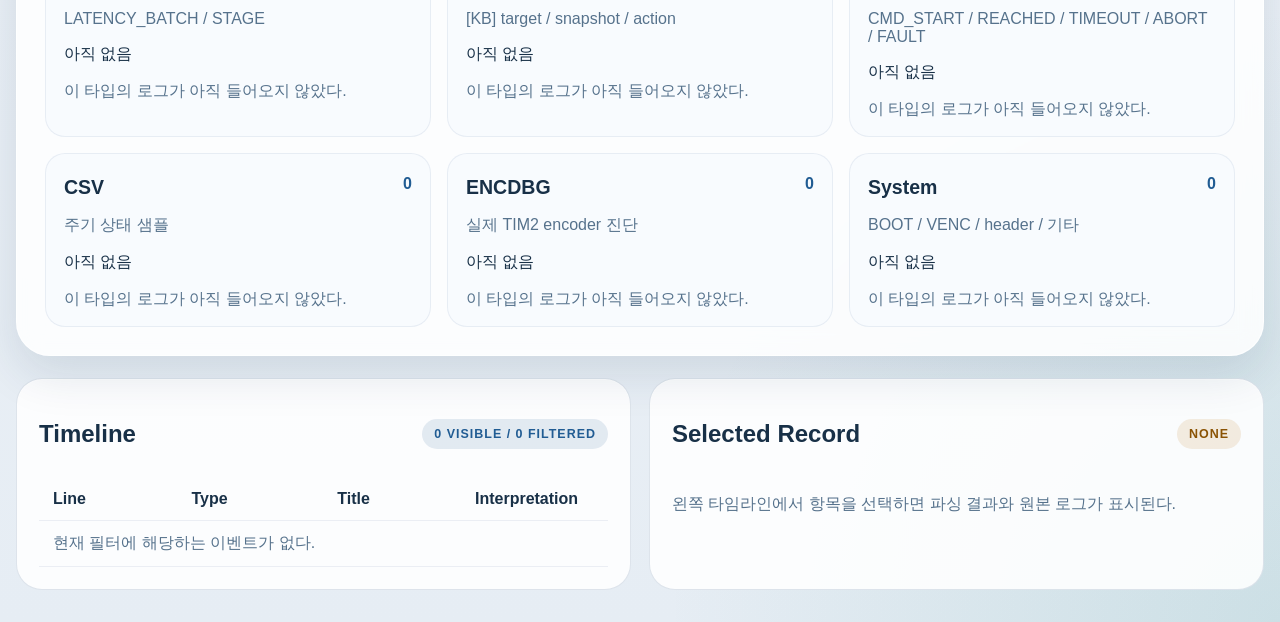
<file: Doc/putty/index.html>
<!DOCTYPE html>
<html lang="ko">
<head>
  <meta charset="UTF-8">
  <meta name="viewport" content="width=device-width, initial-scale=1.0">
  <title>PuTTY Live Log Viewer</title>
  <link rel="stylesheet" href="../steering_portal/styles.css">
  <link rel="stylesheet" href="putty_live_viewer.css">
</head>
<body class="putty-viewer-body">
  <div class="putty-viewer-shell">
    <header class="panel viewer-hero-panel">
      <div class="section-head">
        <p class="eyebrow">Live Debug Viewer</p>
        <h1>PuTTY Log Live Viewer</h1>
        <p class="section-copy">
          `putty.log`를 브라우저에서 읽어 `LATENCY`, `KB`, `CMD`, `CSV`, `ENCDBG`, `BOOT/SYSTEM` 타입으로 자동 분류한다.
          Python bridge를 쓰면 새 로그 라인이 들어오는 즉시 반영되고, fallback으로 polling, 파일 권한 연결, snapshot 업로드도 지원한다.
        </p>
      </div>

      <div class="viewer-hero-grid">
        <article class="card">
          <h2>연결 방식</h2>
          <div class="viewer-action-grid">
            <label class="control-stack" for="fetch-path">
              Log path
              <input id="fetch-path" class="viewer-input" type="text" value="putty_log/putty.log">
            </label>
            <div class="viewer-button-row">
              <button id="connect-stream" type="button" class="sim-button">Bridge live 연결</button>
              <button id="connect-fetch" type="button" class="sim-button secondary">파일 polling 연결</button>
              <button id="connect-file-handle" type="button" class="sim-button secondary">로컬 파일 권한 연결</button>
              <label class="upload-button">
                snapshot 업로드
                <input id="upload-log" type="file" accept=".log,.txt">
              </label>
            </div>
            <div class="viewer-button-row">
              <label class="control-stack compact" for="poll-interval">
                Polling
                <select id="poll-interval" class="viewer-select">
                  <option value="1000">1.0 s</option>
                  <option value="2000" selected>2.0 s</option>
                  <option value="5000">5.0 s</option>
                </select>
              </label>
              <button id="toggle-live" type="button" class="sim-button secondary">Auto refresh OFF</button>
              <button id="refresh-now" type="button" class="sim-button secondary">지금 다시 읽기</button>
            </div>
          </div>
          <div id="source-status" class="status-banner viewer-status-banner">
            아직 로그 소스가 연결되지 않았다. `Bridge live 연결`, `파일 polling 연결`, `로컬 파일 권한 연결`, `snapshot 업로드` 중 하나를 선택하면 된다.
          </div>
          <p class="caption viewer-note">
            가장 추천되는 방식은 `putty_log/start_putty_live_viewer.ps1`로 Python bridge, 브라우저, PuTTY logging을 한 번에 띄우는 것이다.
            브리지 모드에서는 `putty.log`에 새 줄이 추가될 때 브라우저가 거의 즉시 반영한다.
            파일로 직접 열었을 때는 upload 또는 파일 권한 연결 모드를 사용하면 된다.
          </p>
        </article>

        <article class="card">
          <h2>Recording</h2>
          <p class="caption">
            recording을 켜면 새로 들어온 파싱 이벤트만 별도 세션에 쌓고, JSON으로 저장할 수 있다.
            bench 중 중요한 타이밍이나 timeout 구간만 따로 evidence로 남길 때 쓰기 좋다.
          </p>
          <div class="viewer-button-row">
            <button id="toggle-recording" type="button" class="sim-button">Recording 시작</button>
            <button id="save-recording" type="button" class="sim-button secondary" disabled>Recording 저장</button>
            <button id="clear-recordings" type="button" class="sim-button secondary">세션 목록 비우기</button>
          </div>
          <div id="recording-status" class="status-banner viewer-status-banner neutral">
            recording이 꺼져 있다.
          </div>
          <div id="recording-list" class="recording-list"></div>
        </article>
      </div>
    </header>

    <section class="viewer-summary-grid">
      <article class="card">
        <div class="trace-header">
          <h2>Session Status</h2>
          <span id="session-stamp" class="trace-badge measured">idle</span>
        </div>
        <div id="session-metrics" class="viewer-metric-grid"></div>
      </article>

      <article class="card">
        <div class="trace-header">
          <h2>자동 해석</h2>
          <span id="insight-badge" class="trace-badge">0 insights</span>
        </div>
        <div id="insight-list" class="insight-list">
          <article class="insight-card info">
            <strong>로그를 연결하면 자동 해석이 나타난다.</strong>
            <p class="caption">deadline miss, command timeout, feedback 정체, 최근 target 변화 같은 힌트를 여기에 보여준다.</p>
          </article>
        </div>
      </article>
    </section>

    <section class="panel viewer-types-panel">
      <div class="section-head compact">
        <p class="eyebrow">Record Split</p>
        <h2>기록 종류별 분류</h2>
        <p class="section-copy">카드를 누르면 아래 타임라인이 해당 타입만 보이도록 필터된다.</p>
      </div>
      <div id="filter-chips" class="filter-chip-row"></div>
      <div id="type-card-grid" class="type-card-grid"></div>
    </section>

    <section class="viewer-detail-grid">
      <article class="card">
        <div class="trace-header">
          <h2>Timeline</h2>
          <span id="timeline-caption" class="trace-badge measured">0 rows</span>
        </div>
        <div class="table-card viewer-table-card">
          <table class="viewer-table">
            <thead>
              <tr>
                <th>Line</th>
                <th>Type</th>
                <th>Title</th>
                <th>Interpretation</th>
              </tr>
            </thead>
            <tbody id="timeline-body">
              <tr>
                <td colspan="4" class="empty-cell">연결된 로그가 없다.</td>
              </tr>
            </tbody>
          </table>
        </div>
      </article>

      <article class="card">
        <div class="trace-header">
          <h2>Selected Record</h2>
          <span id="detail-type-badge" class="trace-badge">none</span>
        </div>
        <div id="detail-panel" class="detail-panel">
          <p class="caption">왼쪽 타임라인에서 항목을 선택하면 파싱 결과와 원본 로그가 표시된다.</p>
        </div>
      </article>
    </section>
  </div>

  <script src="putty_live_viewer.js"></script>
</body>
</html>
</file>
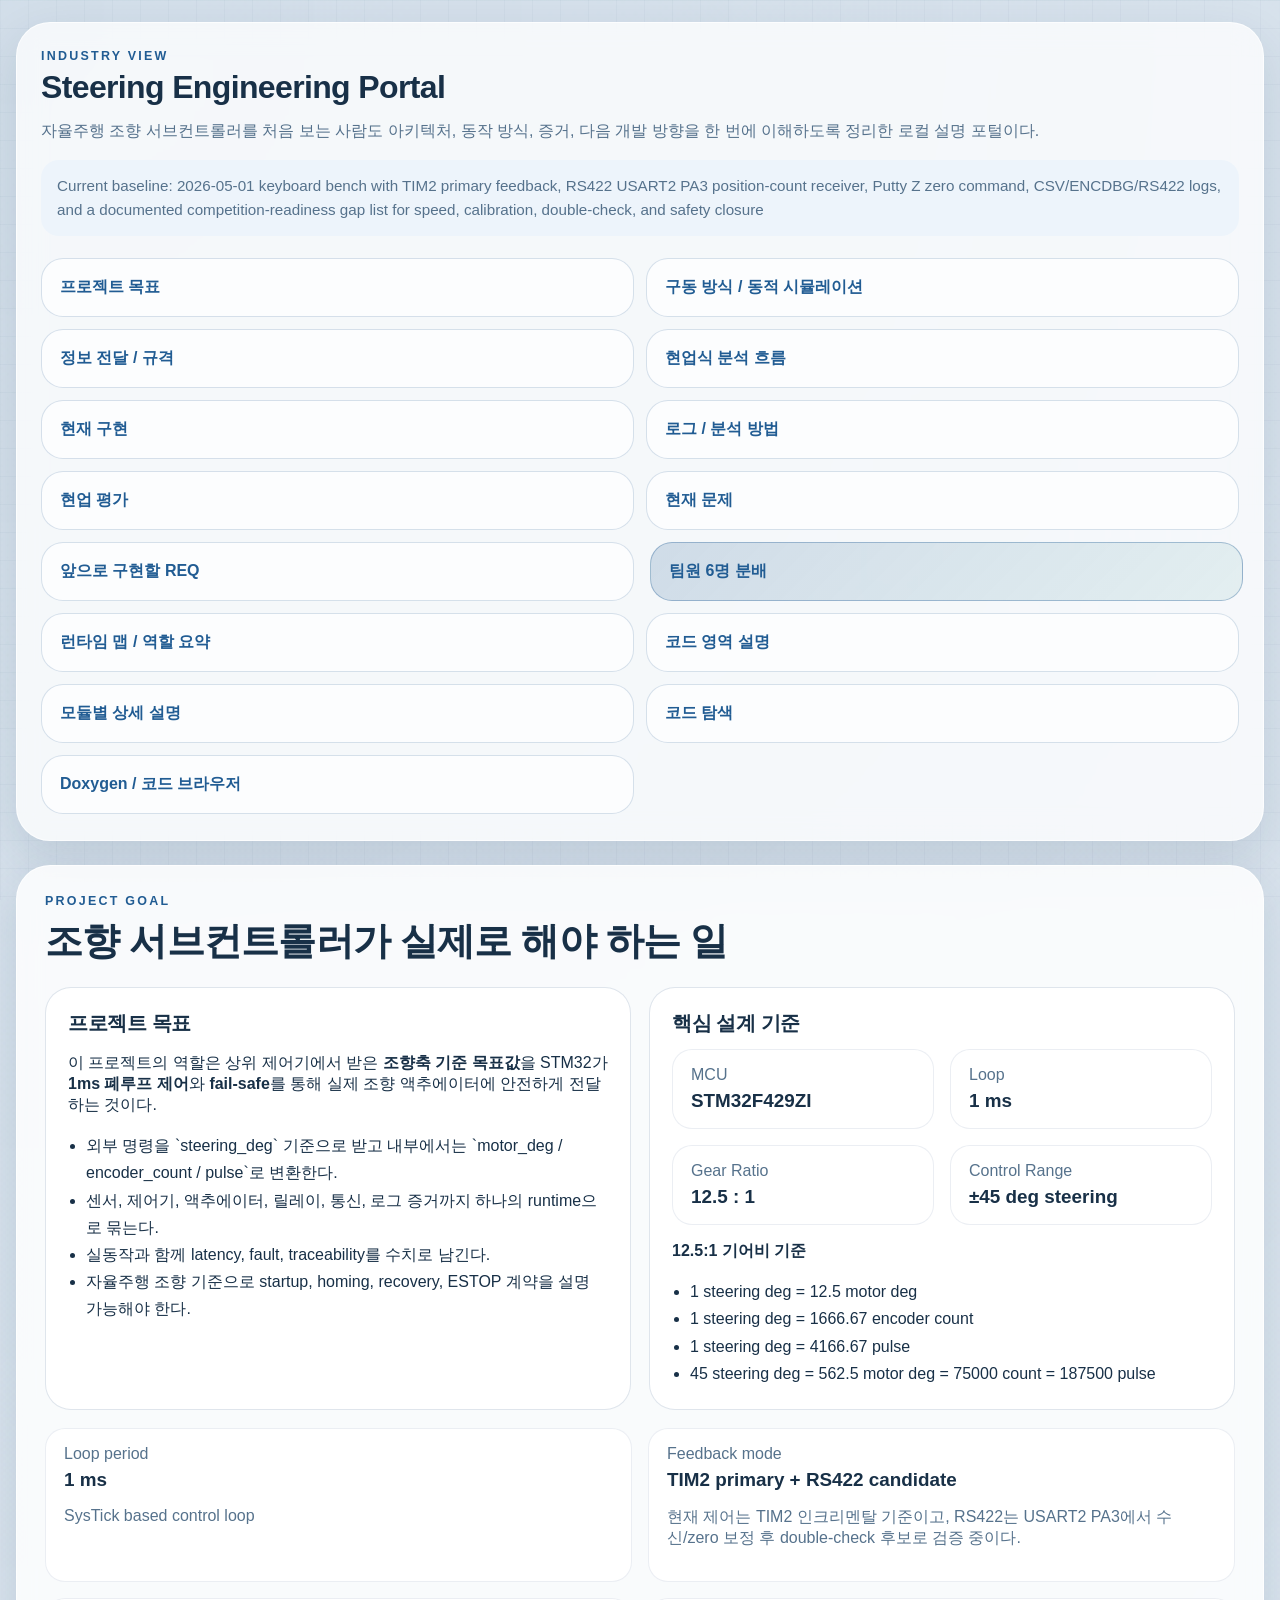
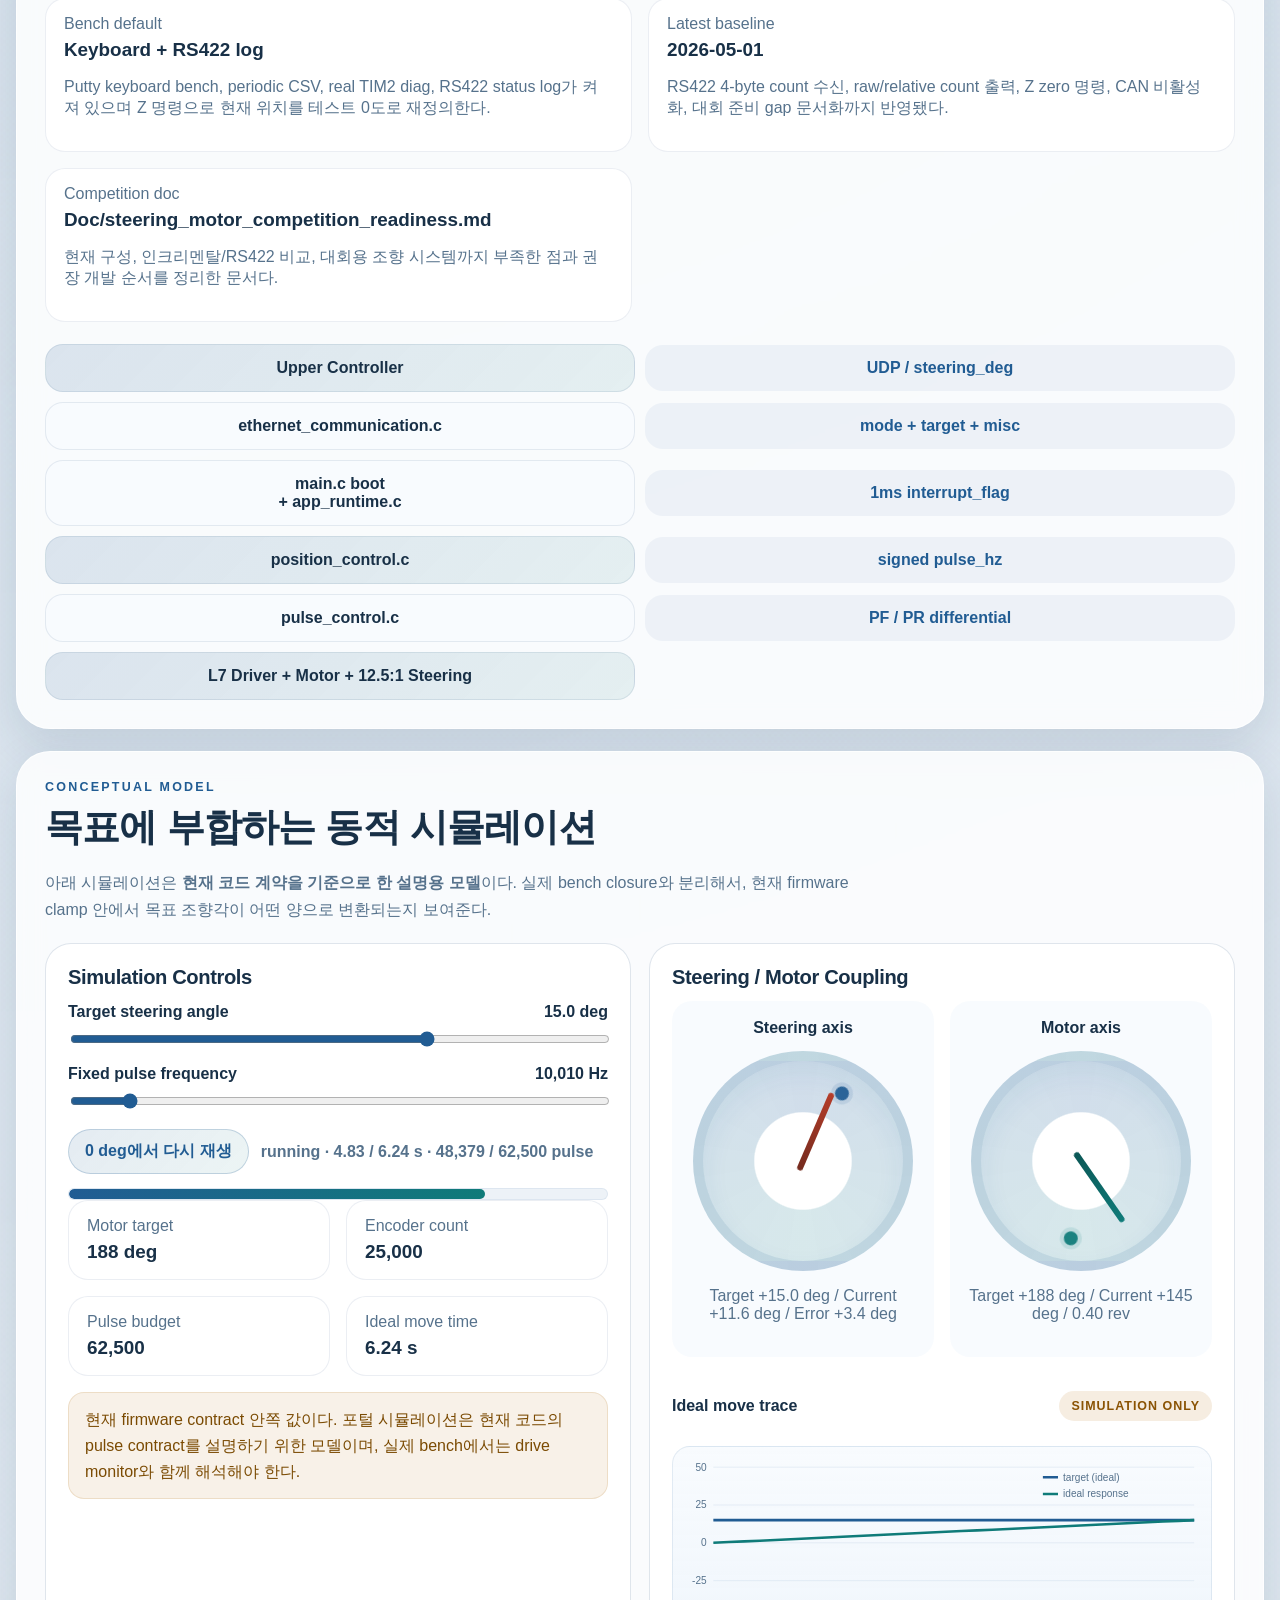
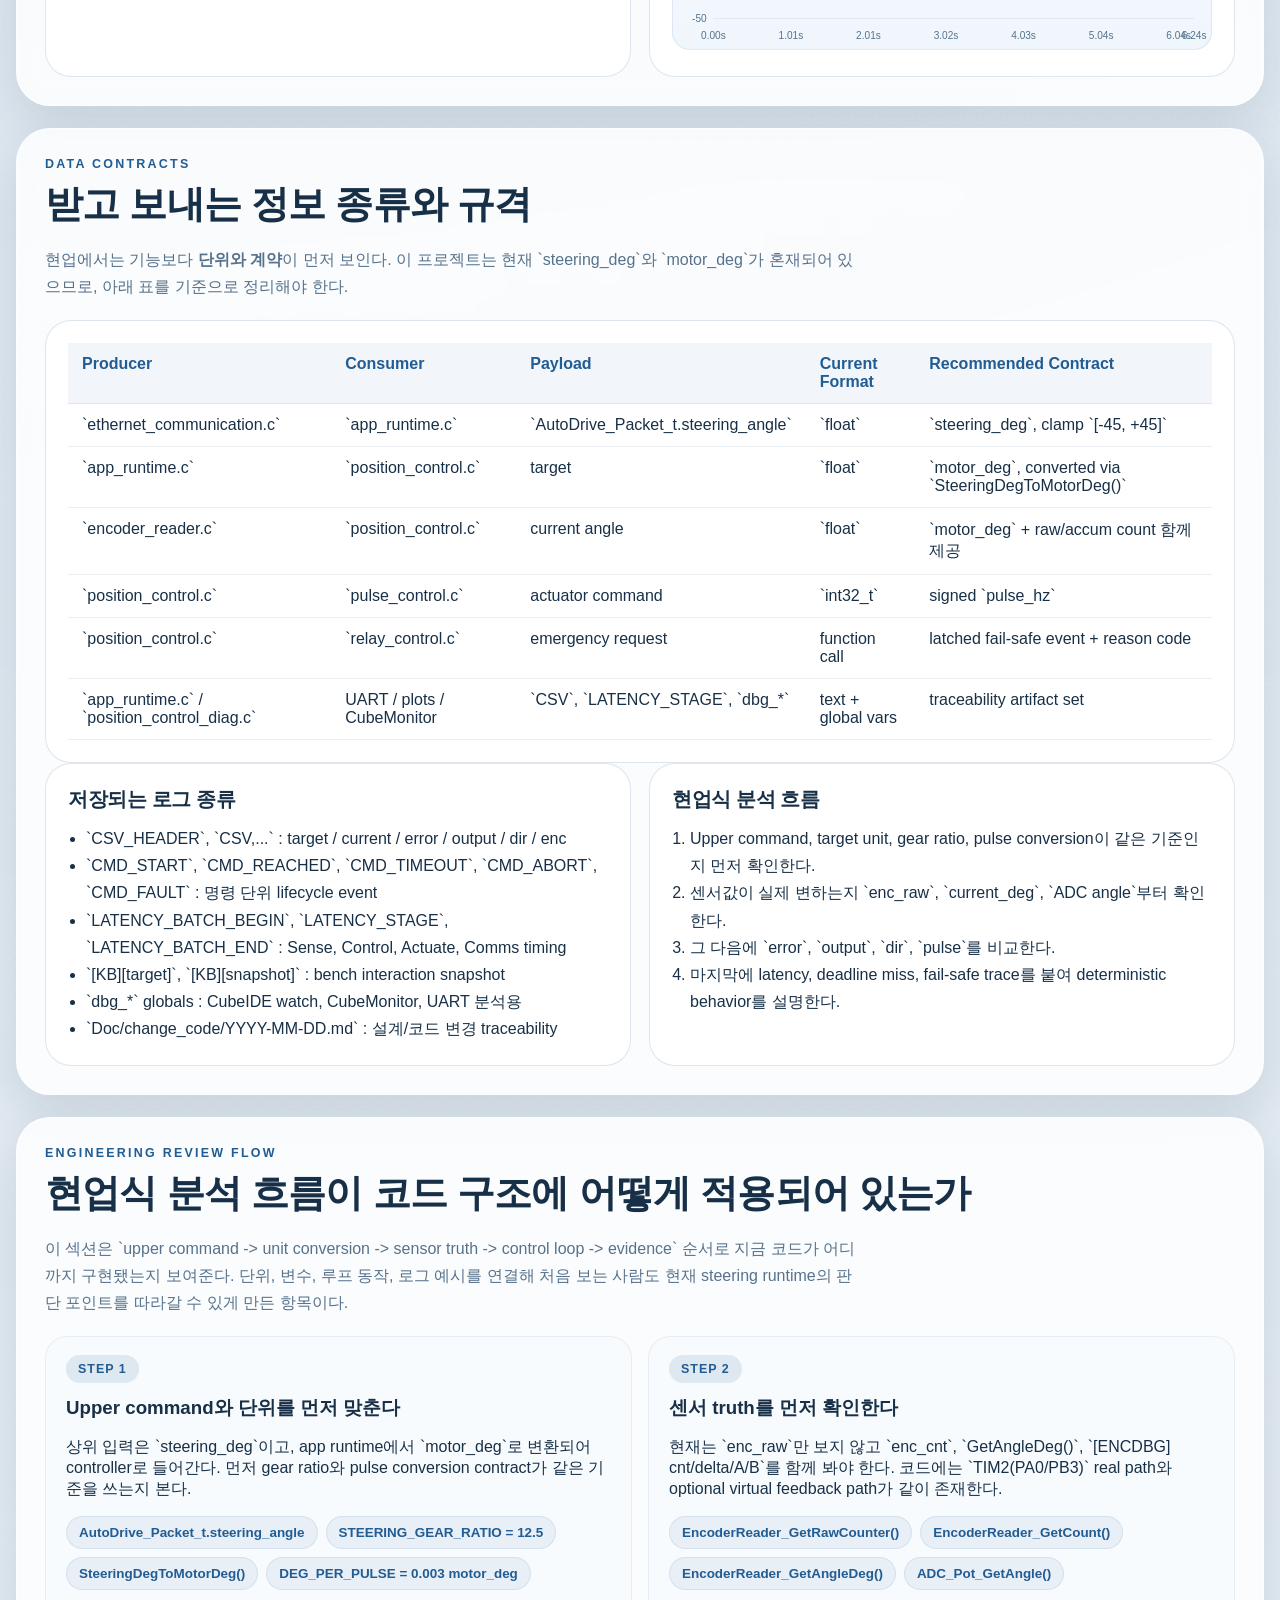
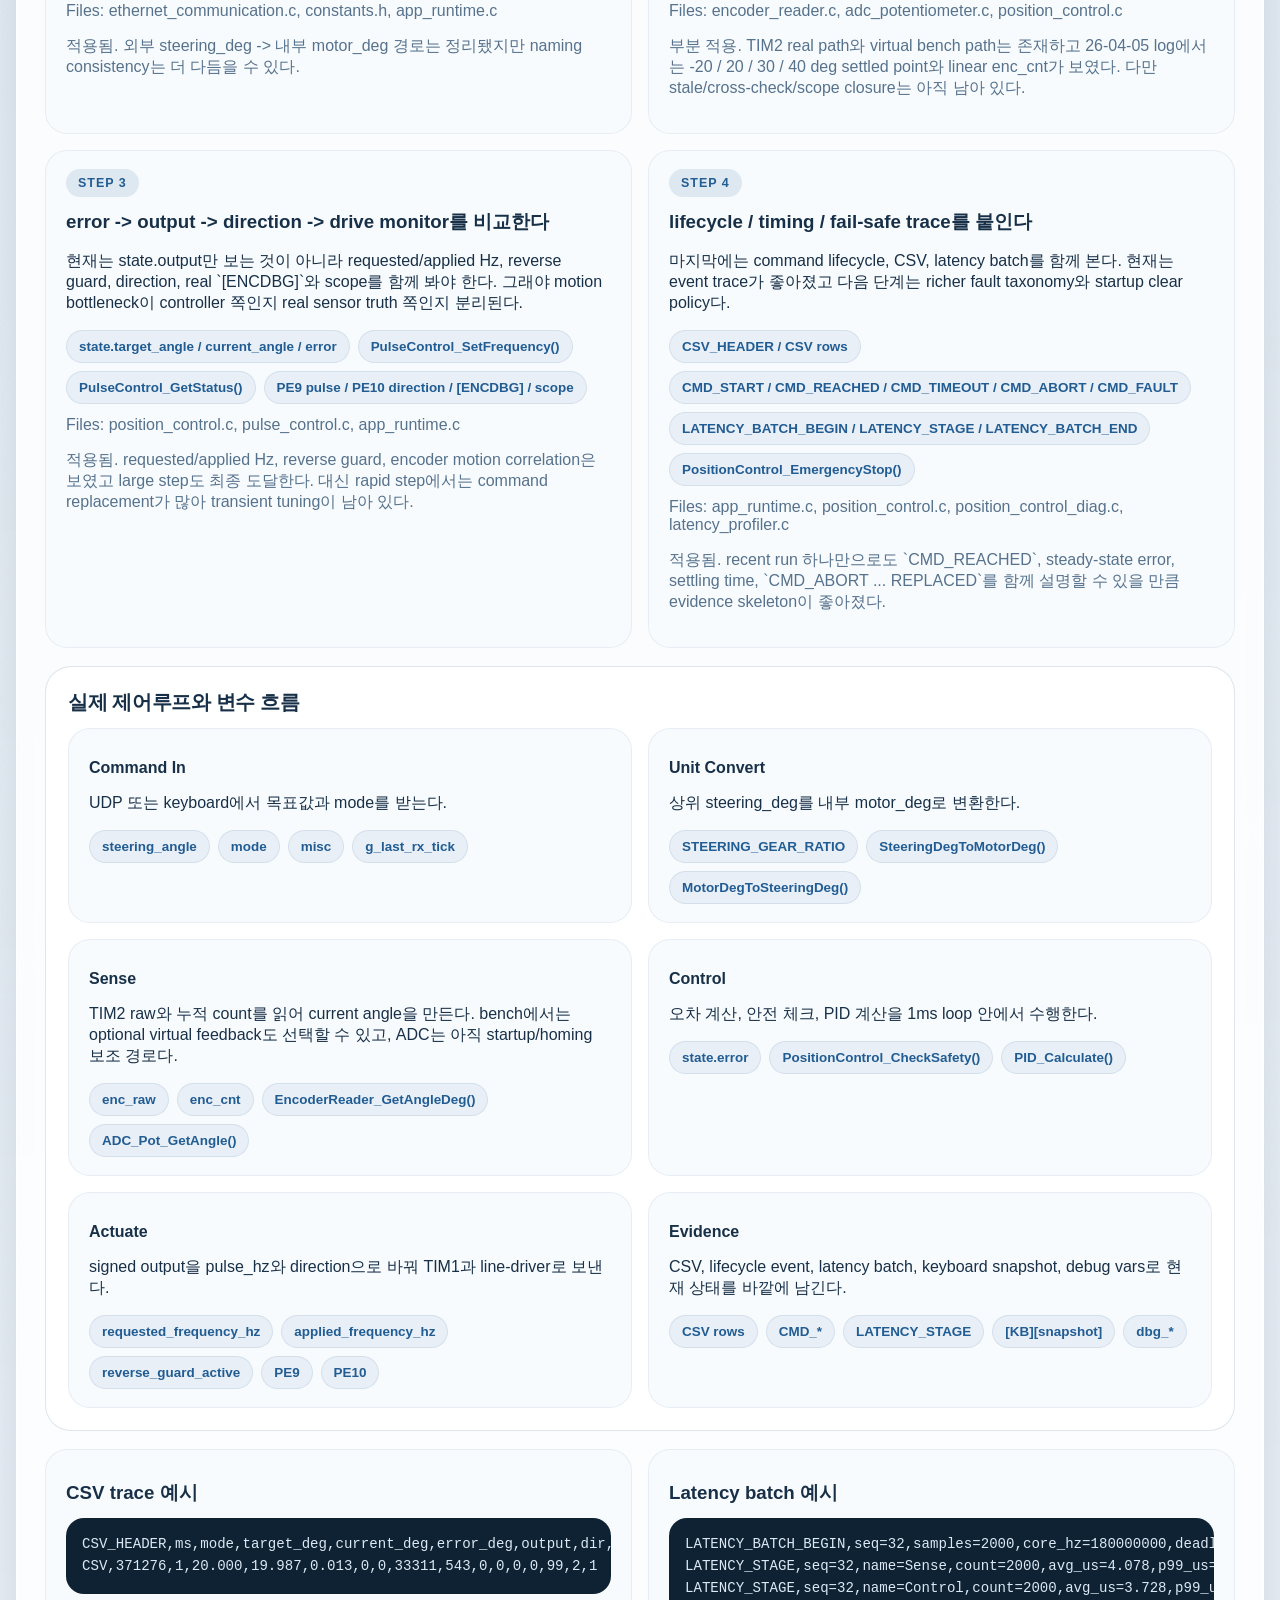
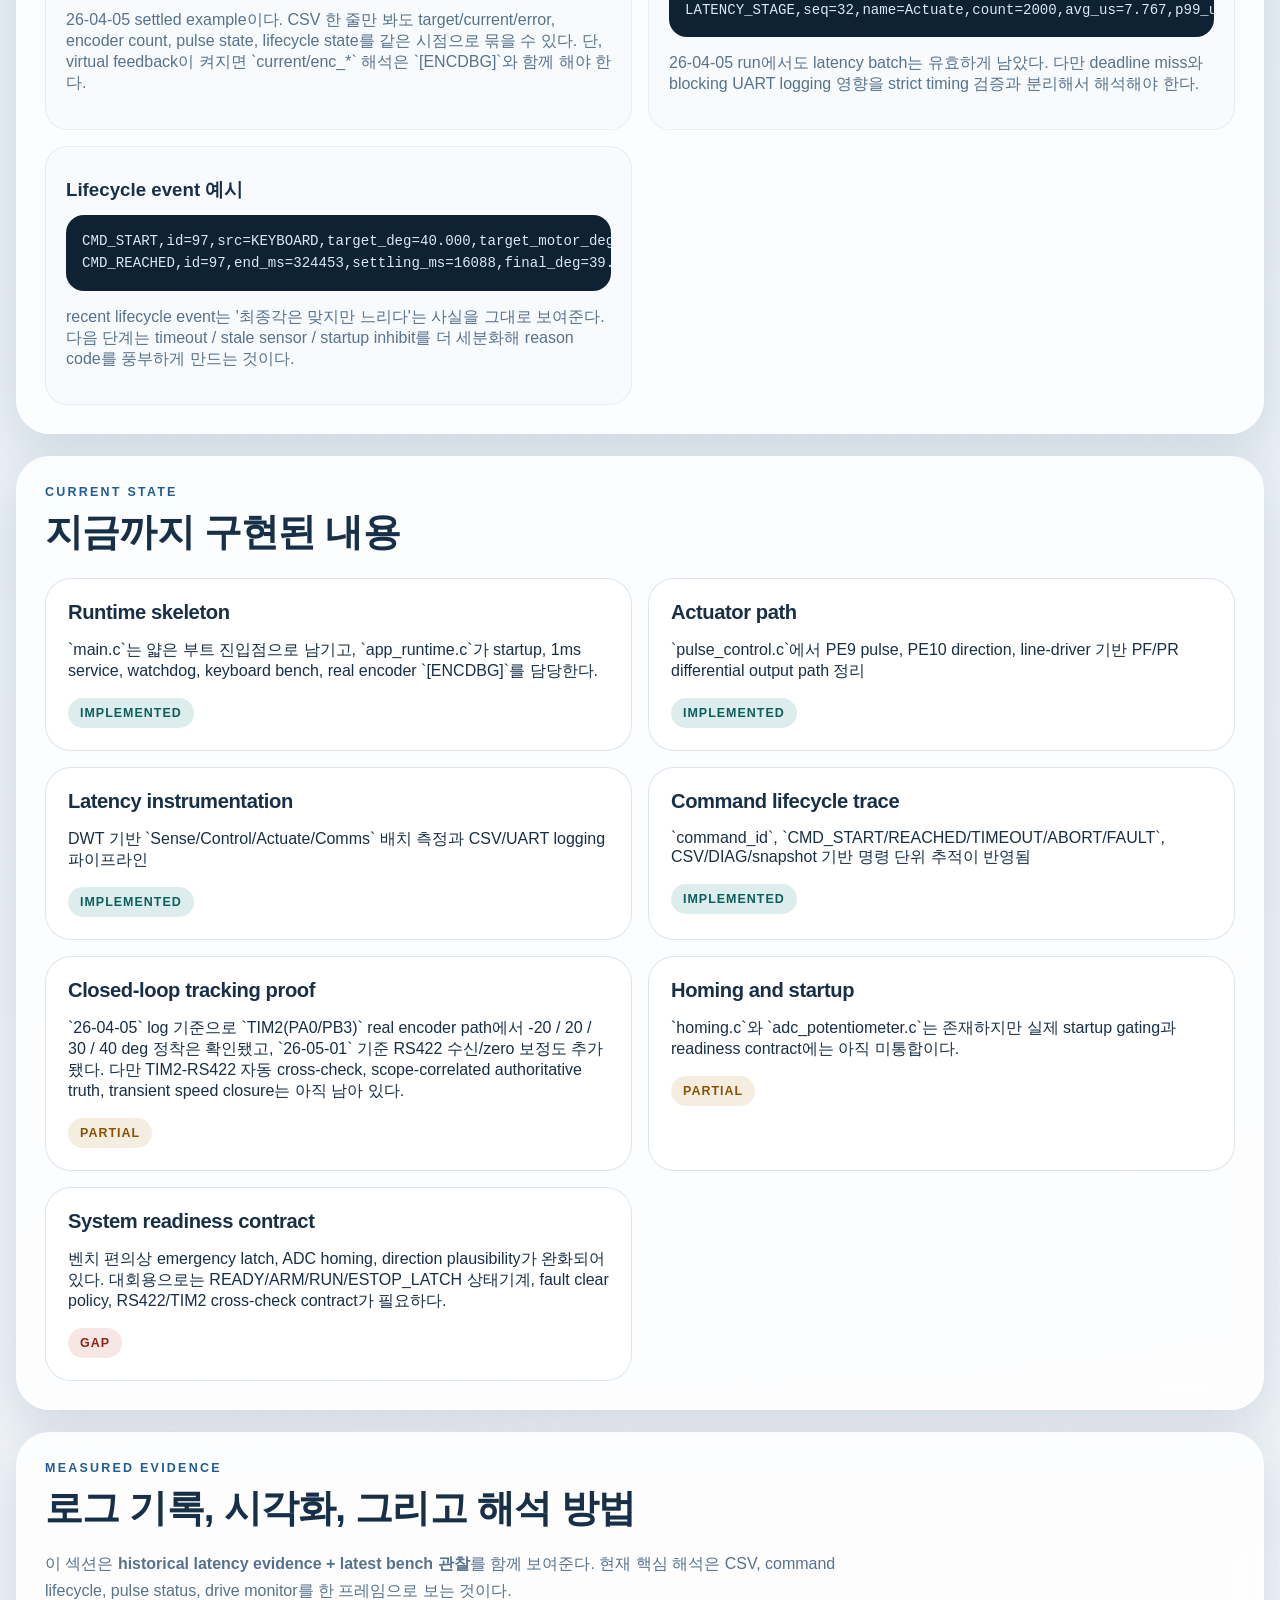
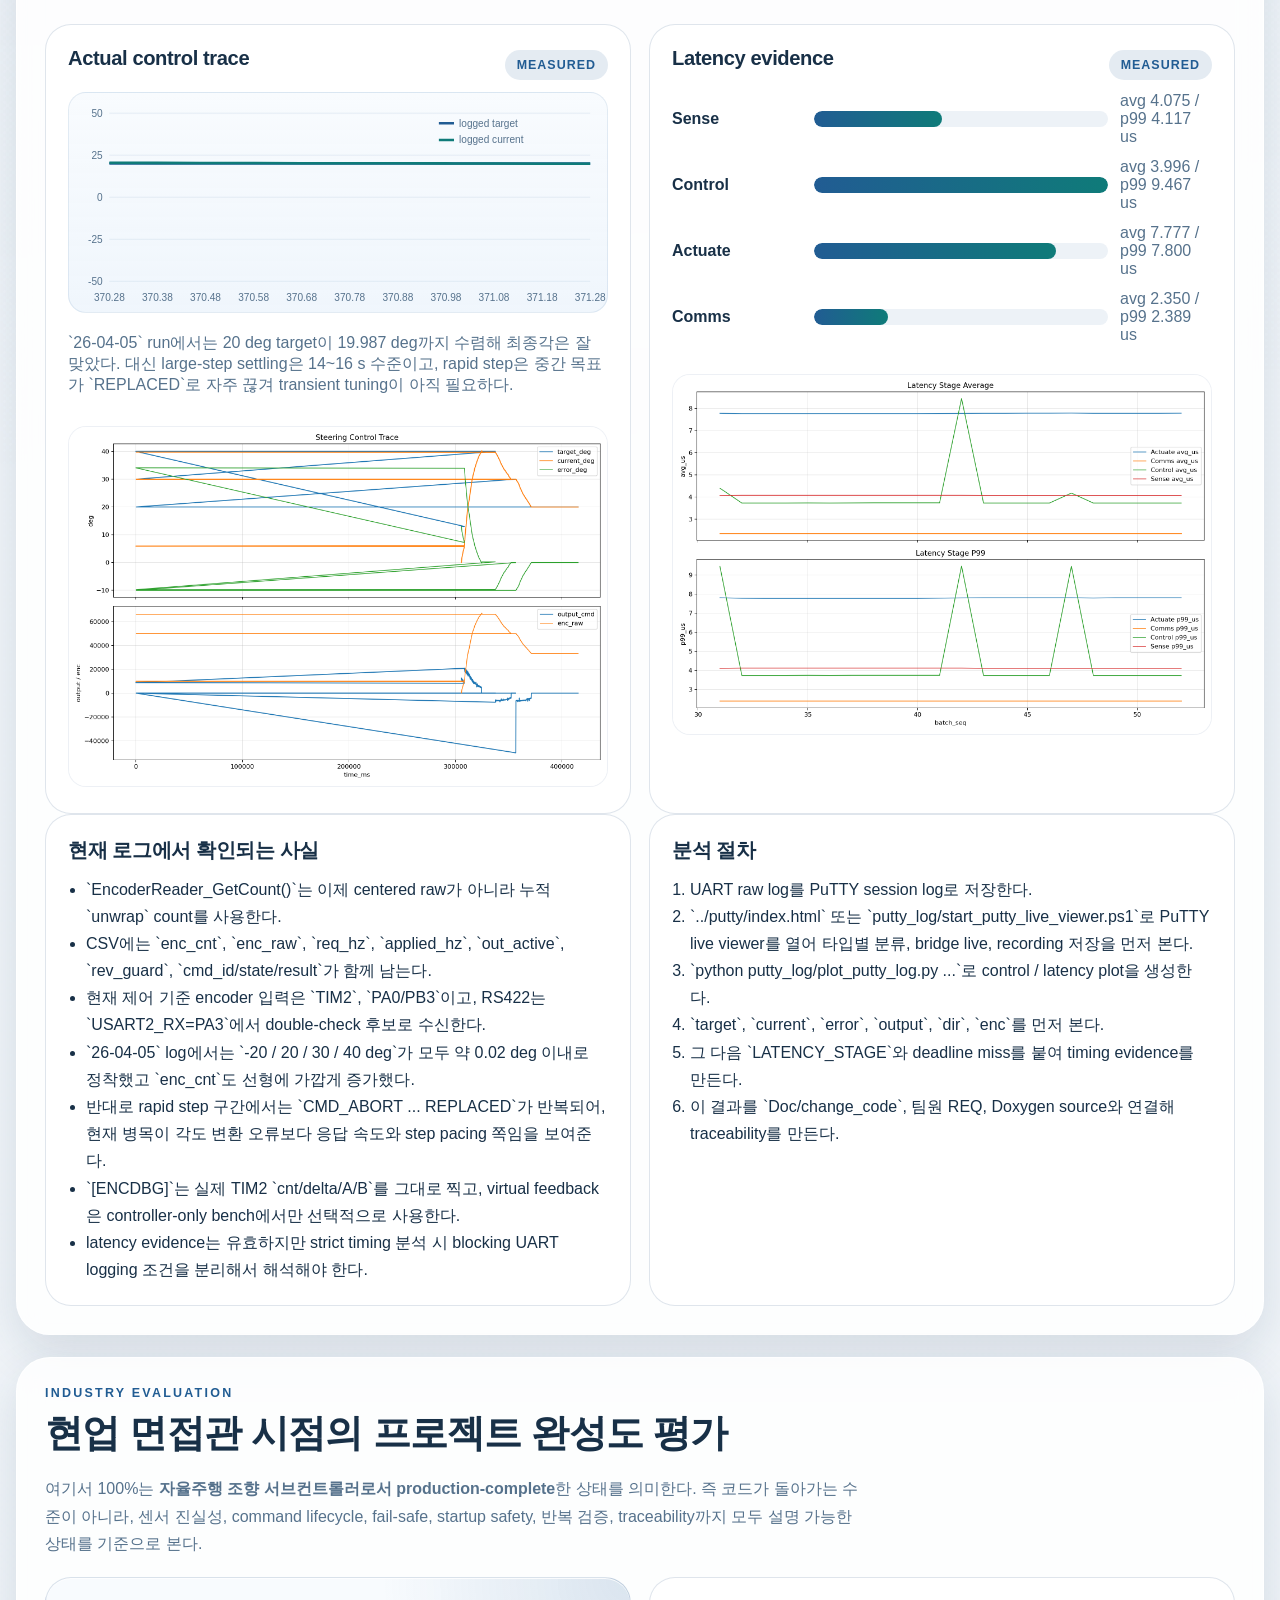
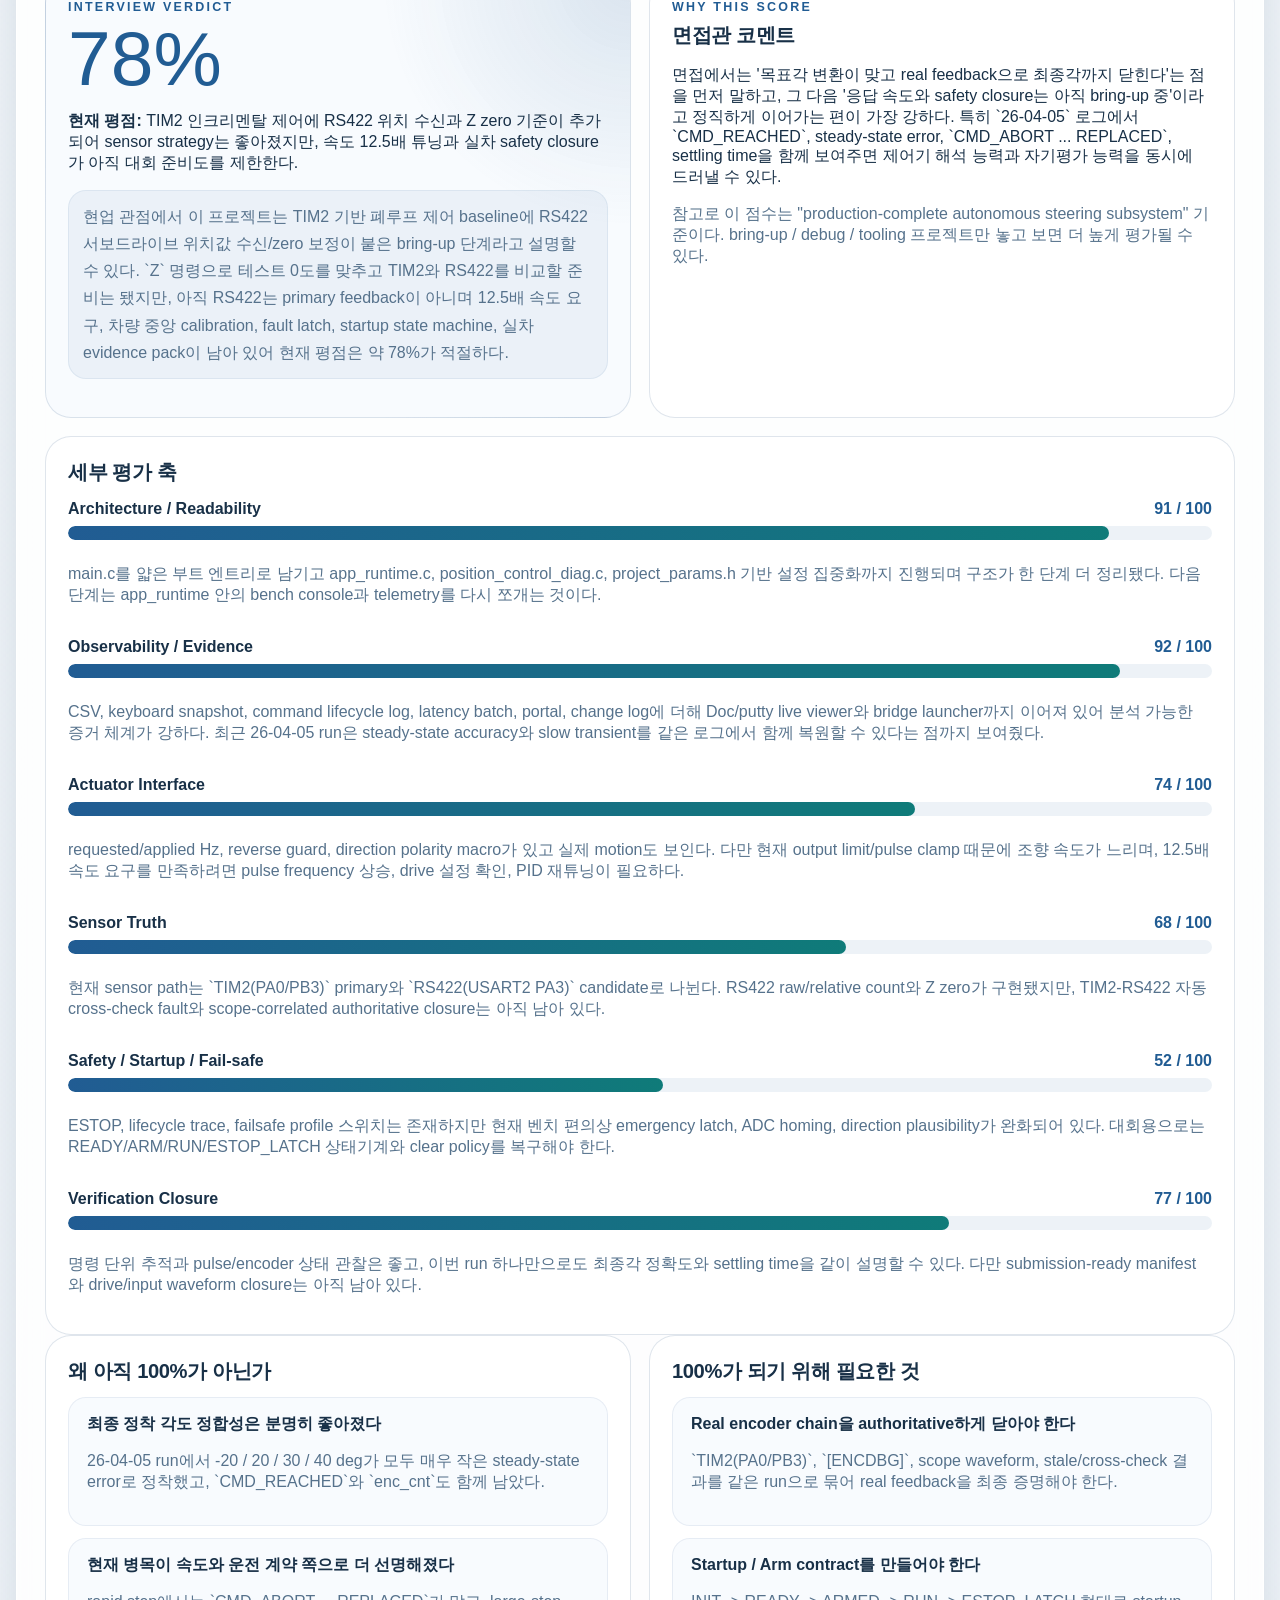
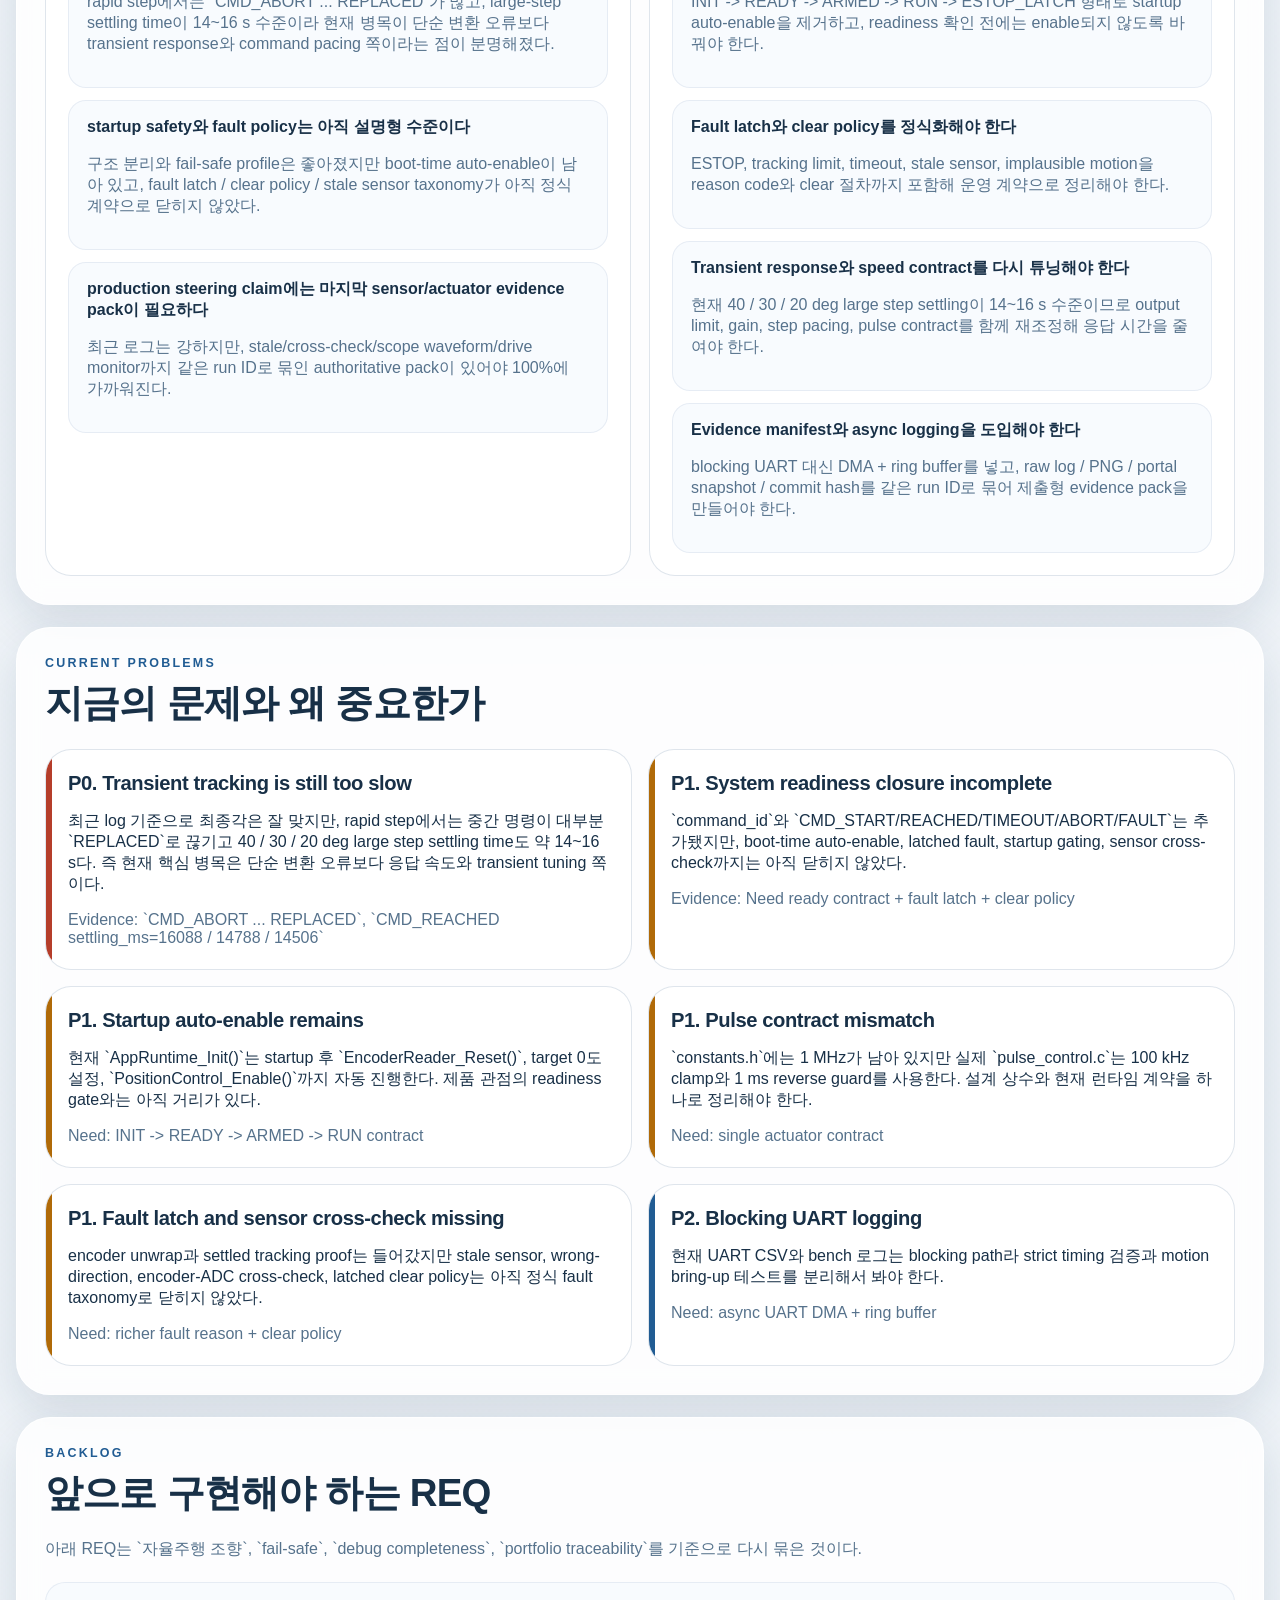
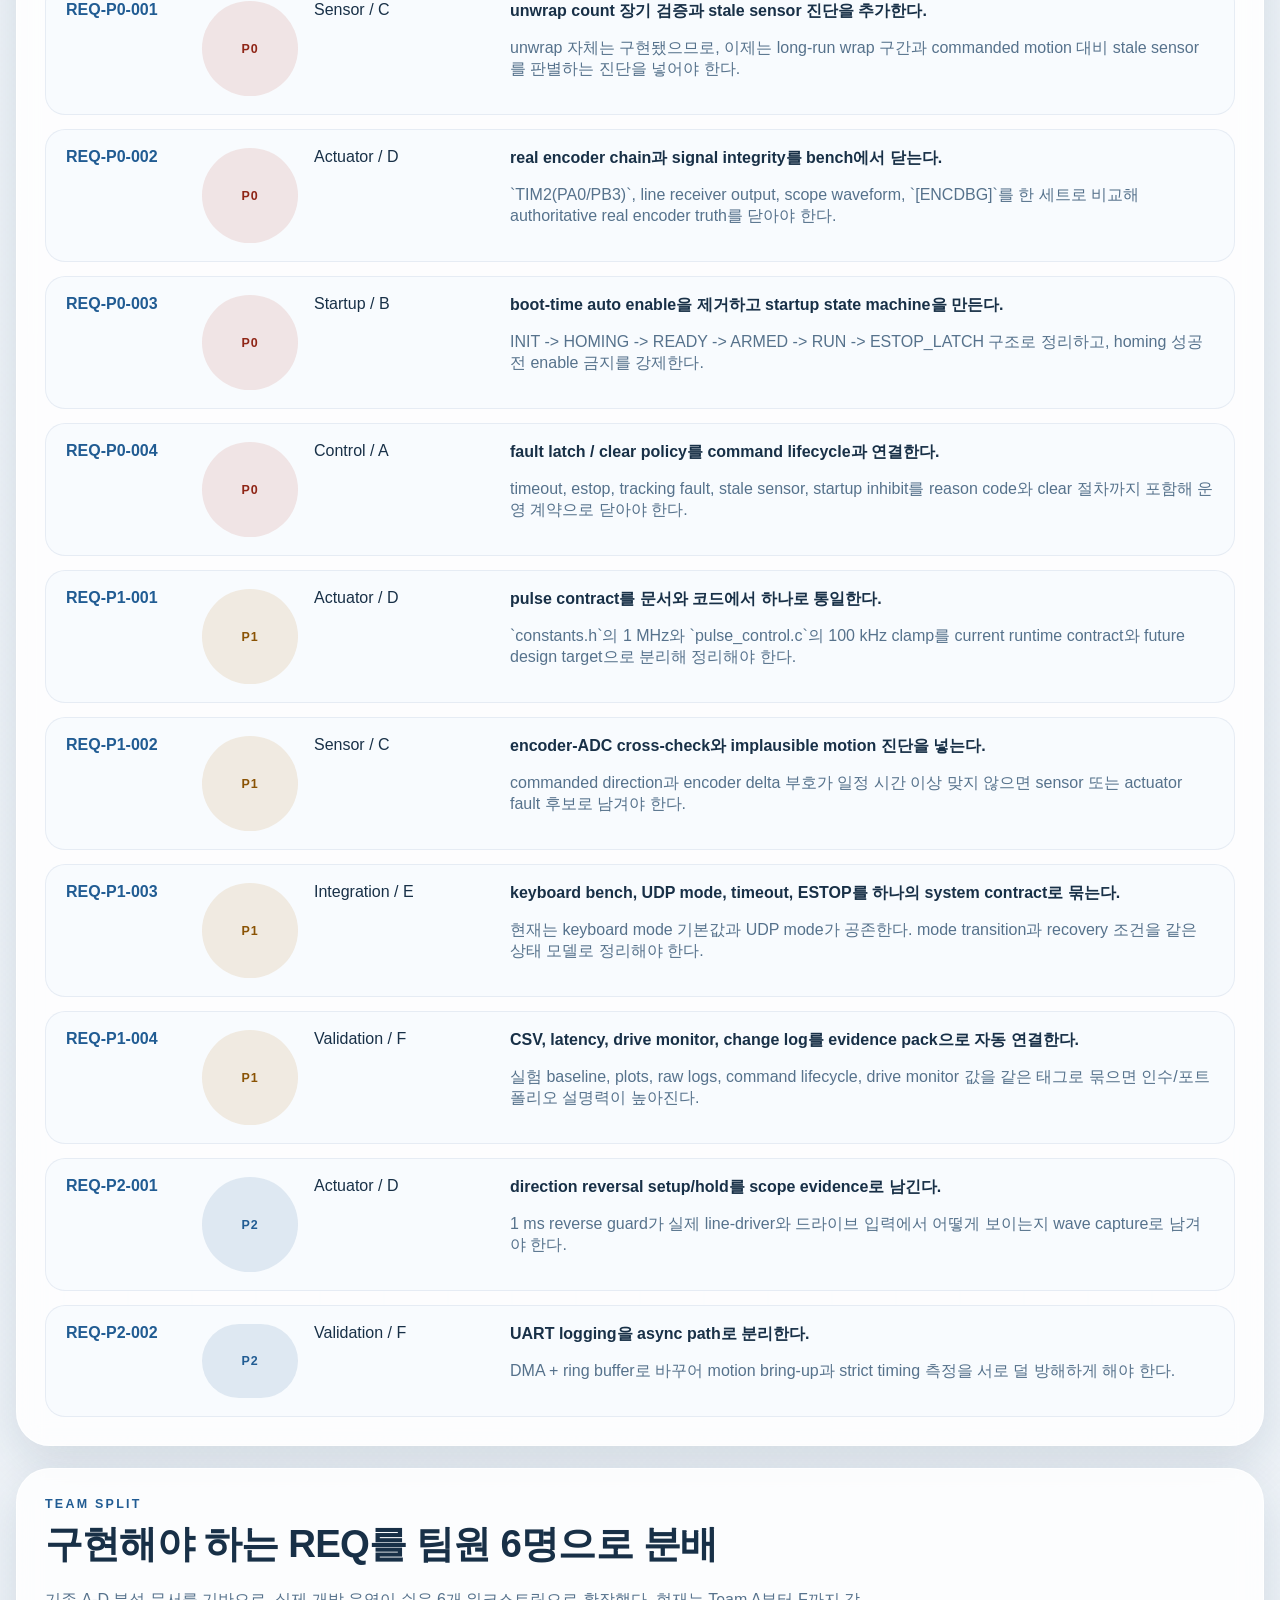
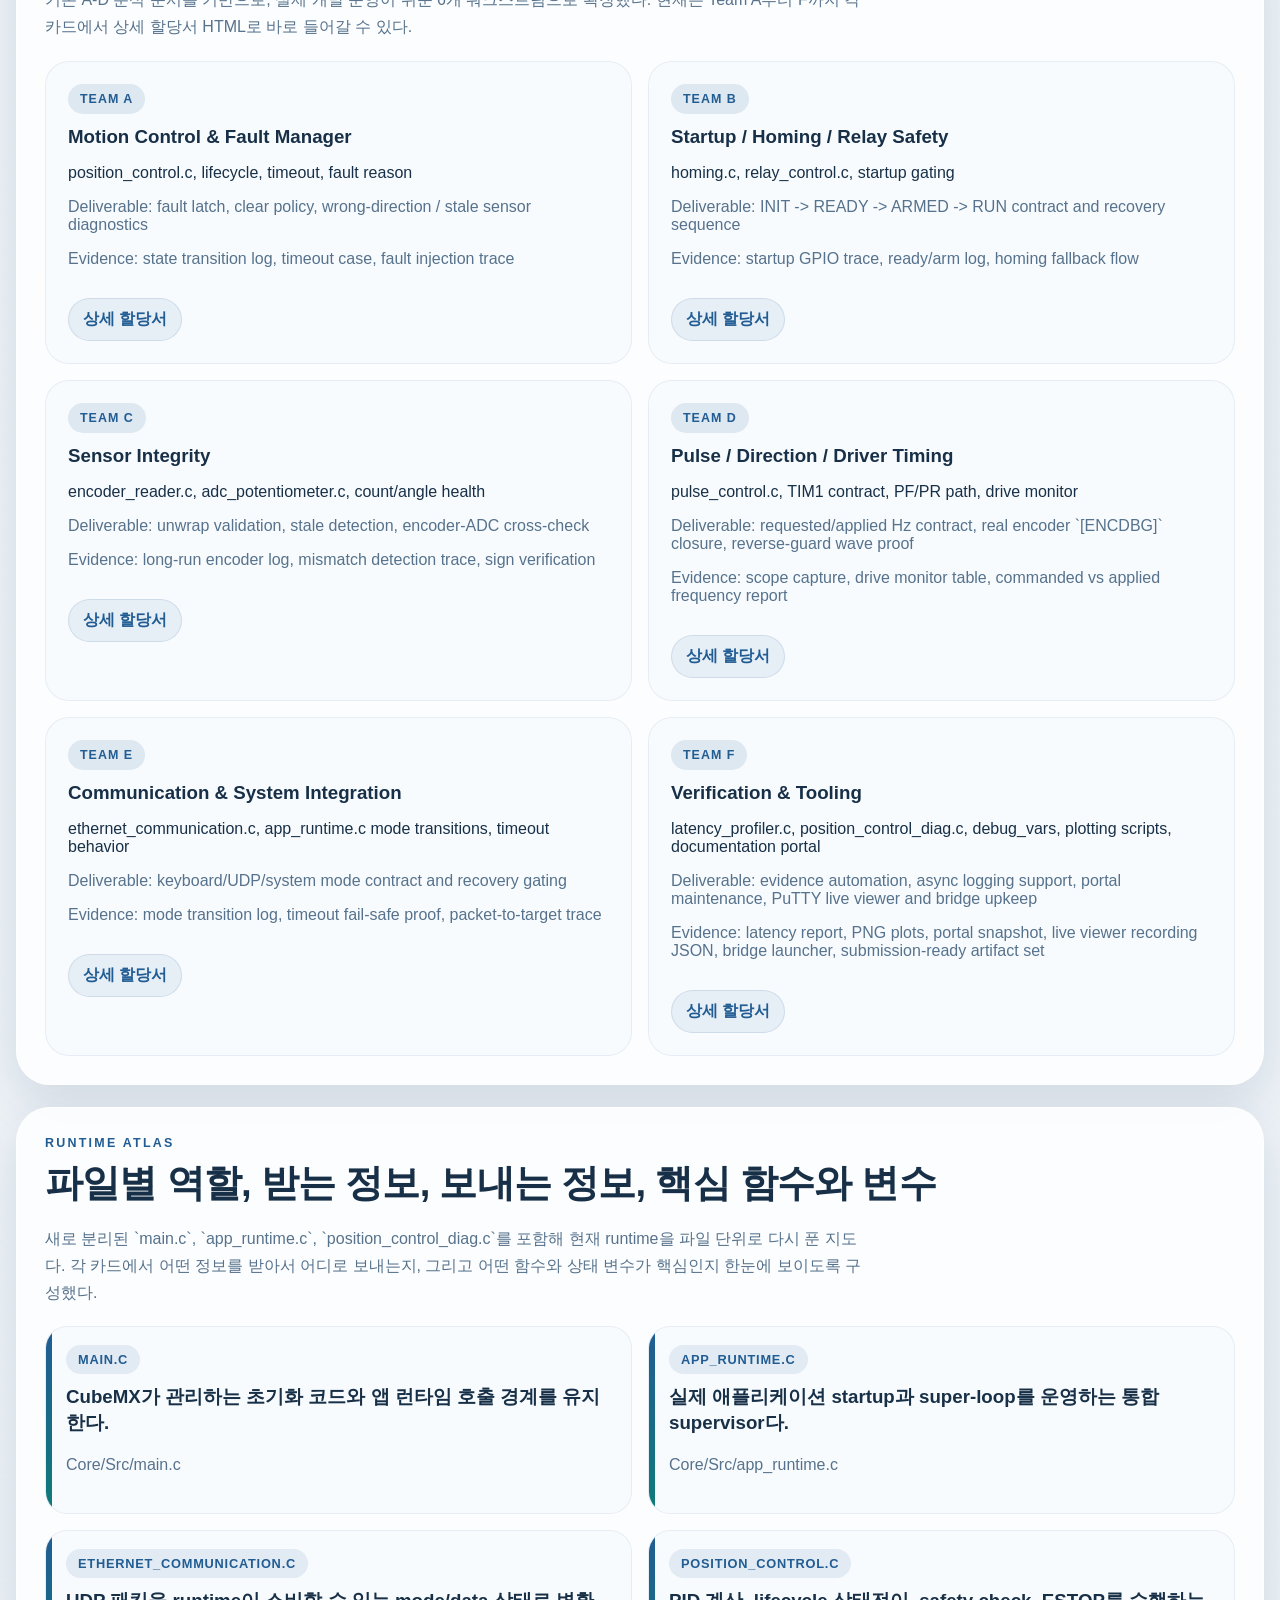
<file: Doc/steering_portal/index.html>
<!DOCTYPE html>
<html lang="ko">
<head>
  <meta charset="UTF-8">
  <meta name="viewport" content="width=device-width, initial-scale=1.0">
  <title>Steering Engineering Portal</title>
  <link rel="stylesheet" href="styles.css">
</head>
<body>
  <div class="page-shell">
    <aside class="side-nav">
      <div class="brand-block">
        <p class="eyebrow">Industry View</p>
        <h1>Steering Engineering Portal</h1>
        <p class="brand-copy">
          자율주행 조향 서브컨트롤러를 처음 보는 사람도
          아키텍처, 동작 방식, 증거, 다음 개발 방향을 한 번에 이해하도록 정리한 로컬 설명 포털이다.
        </p>
        <p class="baseline">
          Current baseline: 2026-05-01 keyboard bench with TIM2 primary feedback, RS422 USART2 PA3 position-count receiver, Putty Z zero command, CSV/ENCDBG/RS422 logs, and a documented competition-readiness gap list for speed, calibration, double-check, and safety closure
        </p>
      </div>

      <nav class="nav-list">
        <button type="button" class="nav-link" data-target="overview">프로젝트 목표</button>
        <button type="button" class="nav-link" data-target="simulation">구동 방식 / 동적 시뮬레이션</button>
        <button type="button" class="nav-link" data-target="interfaces">정보 전달 / 규격</button>
        <button type="button" class="nav-link" data-target="analysisflow">현업식 분석 흐름</button>
        <button type="button" class="nav-link" data-target="implementation">현재 구현</button>
        <button type="button" class="nav-link" data-target="logs">로그 / 분석 방법</button>
        <button type="button" class="nav-link" data-target="evaluation">현업 평가</button>
        <button type="button" class="nav-link" data-target="issues">현재 문제</button>
        <button type="button" class="nav-link" data-target="reqs">앞으로 구현할 REQ</button>
        <button type="button" class="nav-link" data-target="team">팀원 6명 분배</button>
        <button type="button" class="nav-link" data-target="atlas">런타임 맵 / 역할 요약</button>
        <button type="button" class="nav-link" data-target="codeguide">코드 영역 설명</button>
        <button type="button" class="nav-link" data-target="modulebriefs">모듈별 상세 설명</button>
        <button type="button" class="nav-link" data-target="code">코드 탐색</button>
        <button type="button" class="nav-link" data-target="links">Doxygen / 코드 브라우저</button>
      </nav>
    </aside>

    <main class="content">
      <section id="overview" class="panel hero-panel">
        <div class="section-head">
          <p class="eyebrow">Project Goal</p>
          <h2>조향 서브컨트롤러가 실제로 해야 하는 일</h2>
        </div>

        <div class="hero-grid">
          <article class="hero-copy card">
            <h3>프로젝트 목표</h3>
            <p>
              이 프로젝트의 역할은 상위 제어기에서 받은 <strong>조향축 기준 목표값</strong>을
              STM32가 <strong>1ms 폐루프 제어</strong>와 <strong>fail-safe</strong>를 통해
              실제 조향 액추에이터에 안전하게 전달하는 것이다.
            </p>
            <ul class="check-list">
              <li>외부 명령을 `steering_deg` 기준으로 받고 내부에서는 `motor_deg / encoder_count / pulse`로 변환한다.</li>
              <li>센서, 제어기, 액추에이터, 릴레이, 통신, 로그 증거까지 하나의 runtime으로 묶는다.</li>
              <li>실동작과 함께 latency, fault, traceability를 수치로 남긴다.</li>
              <li>자율주행 조향 기준으로 startup, homing, recovery, ESTOP 계약을 설명 가능해야 한다.</li>
            </ul>
          </article>

          <article class="card spec-card">
            <h3>핵심 설계 기준</h3>
            <div class="metric-grid">
              <div class="metric-box">
                <span class="metric-label">MCU</span>
                <strong>STM32F429ZI</strong>
              </div>
              <div class="metric-box">
                <span class="metric-label">Loop</span>
                <strong>1 ms</strong>
              </div>
              <div class="metric-box">
                <span class="metric-label">Gear Ratio</span>
                <strong>12.5 : 1</strong>
              </div>
              <div class="metric-box">
                <span class="metric-label">Control Range</span>
                <strong>&plusmn;45 deg steering</strong>
              </div>
            </div>
            <div class="spec-note">
              <p><strong>12.5:1 기어비 기준</strong></p>
              <ul class="plain-list">
                <li>1 steering deg = 12.5 motor deg</li>
                <li>1 steering deg = 1666.67 encoder count</li>
                <li>1 steering deg = 4166.67 pulse</li>
                <li>45 steering deg = 562.5 motor deg = 75000 count = 187500 pulse</li>
              </ul>
            </div>
          </article>
        </div>

        <div class="kpi-strip" id="kpi-strip"></div>

        <div class="architecture-stack">
          <div class="flow-node accent">Upper Controller</div>
          <div class="flow-arrow">UDP / steering_deg</div>
          <div class="flow-node">ethernet_communication.c</div>
          <div class="flow-arrow">mode + target + misc</div>
          <div class="flow-node">main.c boot<br>+ app_runtime.c</div>
          <div class="flow-arrow">1ms interrupt_flag</div>
          <div class="flow-node accent">position_control.c</div>
          <div class="flow-arrow">signed pulse_hz</div>
          <div class="flow-node">pulse_control.c</div>
          <div class="flow-arrow">PF / PR differential</div>
          <div class="flow-node accent">L7 Driver + Motor + 12.5:1 Steering</div>
        </div>
      </section>

      <section id="simulation" class="panel">
        <div class="section-head">
          <p class="eyebrow">Conceptual Model</p>
          <h2>목표에 부합하는 동적 시뮬레이션</h2>
          <p class="section-copy">
            아래 시뮬레이션은 <strong>현재 코드 계약을 기준으로 한 설명용 모델</strong>이다.
            실제 bench closure와 분리해서, 현재 firmware clamp 안에서 목표 조향각이 어떤 양으로 변환되는지 보여준다.
          </p>
        </div>

        <div class="sim-layout">
          <article class="card controls-card">
            <h3>Simulation Controls</h3>

            <label class="control-label" for="target-slider">
              Target steering angle
              <span id="target-readout">15.0 deg</span>
            </label>
            <input id="target-slider" type="range" min="-45" max="45" step="1" value="15">

            <label class="control-label" for="freq-slider">
              Fixed pulse frequency
              <span id="freq-readout">10000 Hz</span>
            </label>
            <input id="freq-slider" type="range" min="10" max="100000" step="100" value="10000">

            <div class="sim-actions">
              <button type="button" id="replay-sim" class="sim-button">0 deg에서 다시 재생</button>
              <span id="sim-status" class="sim-status">standby</span>
            </div>

            <div class="sim-progress">
              <div id="sim-progress-fill" class="sim-progress-fill"></div>
            </div>

            <div class="metric-grid sim-metrics">
              <div class="metric-box">
                <span class="metric-label">Motor target</span>
                <strong id="motor-target-value">188 deg</strong>
              </div>
              <div class="metric-box">
                <span class="metric-label">Encoder count</span>
                <strong id="encoder-target-value">25000</strong>
              </div>
              <div class="metric-box">
                <span class="metric-label">Pulse budget</span>
                <strong id="pulse-target-value">62500</strong>
              </div>
              <div class="metric-box">
                <span class="metric-label">Ideal move time</span>
                <strong id="time-target-value">6.25 s</strong>
              </div>
            </div>

            <div class="status-banner" id="freq-status">
              현재 firmware contract는 10 ~ 100000 Hz clamp와 1 ms reverse guard를 가진다.
            </div>
          </article>

          <article class="card simulation-card">
            <h3>Steering / Motor Coupling</h3>
            <div class="dial-row">
              <div class="dial-card">
                <span class="dial-label">Steering axis</span>
                <div class="dial">
                  <div class="dial-target" id="steering-target-marker"></div>
                  <div class="dial-needle" id="steering-needle"></div>
                </div>
                <p id="steering-caption" class="dial-caption">Target +15 deg / Current 0 deg</p>
              </div>
              <div class="dial-card">
                <span class="dial-label">Motor axis</span>
                <div class="dial motor-dial">
                  <div class="dial-target motor-target" id="motor-target-marker"></div>
                  <div class="dial-needle motor-needle" id="motor-needle"></div>
                </div>
                <p id="motor-caption" class="dial-caption">Target +187.5 deg / Current 0 deg</p>
              </div>
            </div>

            <div class="trace-area">
              <div class="trace-header">
                <h4>Ideal move trace</h4>
                <span class="trace-badge">simulation only</span>
              </div>
              <svg id="ideal-trace" viewBox="0 0 640 240" class="trace-svg" aria-label="Ideal steering response chart"></svg>
            </div>
          </article>
        </div>
      </section>

      <section id="interfaces" class="panel">
        <div class="section-head">
          <p class="eyebrow">Data Contracts</p>
          <h2>받고 보내는 정보 종류와 규격</h2>
          <p class="section-copy">
            현업에서는 기능보다 <strong>단위와 계약</strong>이 먼저 보인다. 이 프로젝트는 현재
            `steering_deg`와 `motor_deg`가 혼재되어 있으므로, 아래 표를 기준으로 정리해야 한다.
          </p>
        </div>

        <div class="table-card card">
          <table class="contract-table">
            <thead>
              <tr>
                <th>Producer</th>
                <th>Consumer</th>
                <th>Payload</th>
                <th>Current Format</th>
                <th>Recommended Contract</th>
              </tr>
            </thead>
            <tbody>
              <tr>
                <td>`ethernet_communication.c`</td>
                <td>`app_runtime.c`</td>
                <td>`AutoDrive_Packet_t.steering_angle`</td>
                <td>`float`</td>
                <td>`steering_deg`, clamp `[-45, +45]`</td>
              </tr>
              <tr>
                <td>`app_runtime.c`</td>
                <td>`position_control.c`</td>
                <td>target</td>
                <td>`float`</td>
                <td>`motor_deg`, converted via `SteeringDegToMotorDeg()`</td>
              </tr>
              <tr>
                <td>`encoder_reader.c`</td>
                <td>`position_control.c`</td>
                <td>current angle</td>
                <td>`float`</td>
                <td>`motor_deg` + raw/accum count 함께 제공</td>
              </tr>
              <tr>
                <td>`position_control.c`</td>
                <td>`pulse_control.c`</td>
                <td>actuator command</td>
                <td>`int32_t`</td>
                <td>signed `pulse_hz`</td>
              </tr>
              <tr>
                <td>`position_control.c`</td>
                <td>`relay_control.c`</td>
                <td>emergency request</td>
                <td>function call</td>
                <td>latched fail-safe event + reason code</td>
              </tr>
              <tr>
                <td>`app_runtime.c` / `position_control_diag.c`</td>
                <td>UART / plots / CubeMonitor</td>
                <td>`CSV`, `LATENCY_STAGE`, `dbg_*`</td>
                <td>text + global vars</td>
                <td>traceability artifact set</td>
              </tr>
            </tbody>
          </table>
        </div>

        <div class="dual-grid">
          <article class="card">
            <h3>저장되는 로그 종류</h3>
            <ul class="plain-list">
              <li>`CSV_HEADER`, `CSV,...` : target / current / error / output / dir / enc</li>
              <li>`CMD_START`, `CMD_REACHED`, `CMD_TIMEOUT`, `CMD_ABORT`, `CMD_FAULT` : 명령 단위 lifecycle event</li>
              <li>`LATENCY_BATCH_BEGIN`, `LATENCY_STAGE`, `LATENCY_BATCH_END` : Sense, Control, Actuate, Comms timing</li>
              <li>`[KB][target]`, `[KB][snapshot]` : bench interaction snapshot</li>
              <li>`dbg_*` globals : CubeIDE watch, CubeMonitor, UART 분석용</li>
              <li>`Doc/change_code/YYYY-MM-DD.md` : 설계/코드 변경 traceability</li>
            </ul>
          </article>

          <article class="card">
            <h3>현업식 분석 흐름</h3>
            <ol class="number-list">
              <li>Upper command, target unit, gear ratio, pulse conversion이 같은 기준인지 먼저 확인한다.</li>
              <li>센서값이 실제 변하는지 `enc_raw`, `current_deg`, `ADC angle`부터 확인한다.</li>
              <li>그 다음에 `error`, `output`, `dir`, `pulse`를 비교한다.</li>
              <li>마지막에 latency, deadline miss, fail-safe trace를 붙여 deterministic behavior를 설명한다.</li>
            </ol>
          </article>
        </div>
      </section>

      <section id="analysisflow" class="panel">
        <div class="section-head">
          <p class="eyebrow">Engineering Review Flow</p>
          <h2>현업식 분석 흐름이 코드 구조에 어떻게 적용되어 있는가</h2>
          <p class="section-copy">
            이 섹션은 `upper command -> unit conversion -> sensor truth -> control loop -> evidence` 순서로
            지금 코드가 어디까지 구현됐는지 보여준다. 단위, 변수, 루프 동작, 로그 예시를 연결해
            처음 보는 사람도 현재 steering runtime의 판단 포인트를 따라갈 수 있게 만든 항목이다.
          </p>
        </div>

        <div id="analysis-step-grid" class="analysis-step-grid"></div>

        <article class="card analysis-loop-card">
          <h3>실제 제어루프와 변수 흐름</h3>
          <div id="analysis-loop-view" class="analysis-loop-view"></div>
        </article>

        <div id="analysis-log-grid" class="analysis-log-grid"></div>
      </section>

      <section id="implementation" class="panel">
        <div class="section-head">
          <p class="eyebrow">Current State</p>
          <h2>지금까지 구현된 내용</h2>
        </div>

        <div class="status-grid">
          <article class="status-card done">
            <h3>Runtime skeleton</h3>
            <p>`main.c`는 얇은 부트 진입점으로 남기고, `app_runtime.c`가 startup, 1ms service, watchdog, keyboard bench, real encoder `[ENCDBG]`를 담당한다.</p>
            <span class="state-tag">implemented</span>
          </article>
          <article class="status-card done">
            <h3>Actuator path</h3>
            <p>`pulse_control.c`에서 PE9 pulse, PE10 direction, line-driver 기반 PF/PR differential output path 정리</p>
            <span class="state-tag">implemented</span>
          </article>
          <article class="status-card done">
            <h3>Latency instrumentation</h3>
            <p>DWT 기반 `Sense/Control/Actuate/Comms` 배치 측정과 CSV/UART logging 파이프라인</p>
            <span class="state-tag">implemented</span>
          </article>
          <article class="status-card done">
            <h3>Command lifecycle trace</h3>
            <p>`command_id`, `CMD_START/REACHED/TIMEOUT/ABORT/FAULT`, CSV/DIAG/snapshot 기반 명령 단위 추적이 반영됨</p>
            <span class="state-tag">implemented</span>
          </article>
          <article class="status-card partial">
            <h3>Closed-loop tracking proof</h3>
            <p>`26-04-05` log 기준으로 `TIM2(PA0/PB3)` real encoder path에서 -20 / 20 / 30 / 40 deg 정착은 확인됐고, `26-05-01` 기준 RS422 수신/zero 보정도 추가됐다. 다만 TIM2-RS422 자동 cross-check, scope-correlated authoritative truth, transient speed closure는 아직 남아 있다.</p>
            <span class="state-tag">partial</span>
          </article>
          <article class="status-card partial">
            <h3>Homing and startup</h3>
            <p>`homing.c`와 `adc_potentiometer.c`는 존재하지만 실제 startup gating과 readiness contract에는 아직 미통합이다.</p>
            <span class="state-tag">partial</span>
          </article>
          <article class="status-card risk">
            <h3>System readiness contract</h3>
            <p>벤치 편의상 emergency latch, ADC homing, direction plausibility가 완화되어 있다. 대회용으로는 READY/ARM/RUN/ESTOP_LATCH 상태기계, fault clear policy, RS422/TIM2 cross-check contract가 필요하다.</p>
            <span class="state-tag">gap</span>
          </article>
        </div>
      </section>

      <section id="logs" class="panel">
        <div class="section-head">
          <p class="eyebrow">Measured Evidence</p>
          <h2>로그 기록, 시각화, 그리고 해석 방법</h2>
          <p class="section-copy">
            이 섹션은 <strong>historical latency evidence + latest bench 관찰</strong>를 함께 보여준다.
            현재 핵심 해석은 CSV, command lifecycle, pulse status, drive monitor를 한 프레임으로 보는 것이다.
          </p>
        </div>

        <div class="dual-grid">
          <article class="card">
            <div class="trace-header">
            <h3>Actual control trace</h3>
            <span class="trace-badge measured">measured</span>
          </div>
          <svg id="actual-trace" viewBox="0 0 640 260" class="trace-svg" aria-label="Measured steering response chart"></svg>
          <p class="caption">
              `26-04-05` run에서는 20 deg target이 19.987 deg까지 수렴해 최종각은 잘 맞았다. 대신 large-step settling은 14~16 s 수준이고, rapid step은 중간 목표가 `REPLACED`로 자주 끊겨 transient tuning이 아직 필요하다.
          </p>
            <img class="plot-image" src="../../putty_log/plots/control_trace.png" alt="Control trace plot generated from PuTTY log">
          </article>

          <article class="card">
            <div class="trace-header">
              <h3>Latency evidence</h3>
              <span class="trace-badge measured">measured</span>
            </div>
            <div id="latency-bars" class="latency-bars"></div>
            <img class="plot-image" src="../../putty_log/plots/latency_trace.png" alt="Latency trace plot generated from PuTTY log">
          </article>
        </div>

        <div class="dual-grid">
          <article class="card">
            <h3>현재 로그에서 확인되는 사실</h3>
            <ul class="plain-list">
              <li>`EncoderReader_GetCount()`는 이제 centered raw가 아니라 누적 `unwrap` count를 사용한다.</li>
              <li>CSV에는 `enc_cnt`, `enc_raw`, `req_hz`, `applied_hz`, `out_active`, `rev_guard`, `cmd_id/state/result`가 함께 남는다.</li>
              <li>현재 제어 기준 encoder 입력은 `TIM2`, `PA0/PB3`이고, RS422는 `USART2_RX=PA3`에서 double-check 후보로 수신한다.</li>
              <li>`26-04-05` log에서는 `-20 / 20 / 30 / 40 deg`가 모두 약 0.02 deg 이내로 정착했고 `enc_cnt`도 선형에 가깝게 증가했다.</li>
              <li>반대로 rapid step 구간에서는 `CMD_ABORT ... REPLACED`가 반복되어, 현재 병목이 각도 변환 오류보다 응답 속도와 step pacing 쪽임을 보여준다.</li>
              <li>`[ENCDBG]`는 실제 TIM2 `cnt/delta/A/B`를 그대로 찍고, virtual feedback은 controller-only bench에서만 선택적으로 사용한다.</li>
              <li>latency evidence는 유효하지만 strict timing 분석 시 blocking UART logging 조건을 분리해서 해석해야 한다.</li>
            </ul>
          </article>

          <article class="card">
            <h3>분석 절차</h3>
            <ol class="number-list">
              <li>UART raw log를 PuTTY session log로 저장한다.</li>
              <li>`../putty/index.html` 또는 `putty_log/start_putty_live_viewer.ps1`로 PuTTY live viewer를 열어 타입별 분류, bridge live, recording 저장을 먼저 본다.</li>
              <li>`python putty_log/plot_putty_log.py ...`로 control / latency plot을 생성한다.</li>
              <li>`target`, `current`, `error`, `output`, `dir`, `enc`를 먼저 본다.</li>
              <li>그 다음 `LATENCY_STAGE`와 deadline miss를 붙여 timing evidence를 만든다.</li>
              <li>이 결과를 `Doc/change_code`, 팀원 REQ, Doxygen source와 연결해 traceability를 만든다.</li>
            </ol>
          </article>
        </div>
      </section>

      <section id="evaluation" class="panel">
        <div class="section-head">
          <p class="eyebrow">Industry Evaluation</p>
          <h2>현업 면접관 시점의 프로젝트 완성도 평가</h2>
          <p class="section-copy">
            여기서 100%는 <strong>자율주행 조향 서브컨트롤러로서 production-complete</strong>한 상태를 의미한다.
            즉 코드가 돌아가는 수준이 아니라, 센서 진실성, command lifecycle, fail-safe, startup safety, 반복 검증, traceability까지 모두 설명 가능한 상태를 기준으로 본다.
          </p>
        </div>

        <div class="dual-grid evaluation-grid">
          <article class="card score-card" id="evaluation-summary"></article>
          <article class="card" id="evaluation-interviewer"></article>
        </div>

        <article class="card">
          <h3>세부 평가 축</h3>
          <div id="evaluation-bars" class="evaluation-bars"></div>
        </article>

        <div class="dual-grid">
          <article class="card">
            <h3>왜 아직 100%가 아닌가</h3>
            <div id="evaluation-reasons" class="evaluation-list"></div>
          </article>
          <article class="card">
            <h3>100%가 되기 위해 필요한 것</h3>
            <div id="evaluation-to100" class="evaluation-list"></div>
          </article>
        </div>
      </section>

      <section id="issues" class="panel">
        <div class="section-head">
          <p class="eyebrow">Current Problems</p>
          <h2>지금의 문제와 왜 중요한가</h2>
        </div>

        <div class="issue-grid">
          <article class="issue-card critical">
            <h3>P0. Transient tracking is still too slow</h3>
            <p>
              최근 log 기준으로 최종각은 잘 맞지만, rapid step에서는 중간 명령이 대부분 `REPLACED`로 끊기고
              40 / 30 / 20 deg large step settling time도 약 14~16 s다.
              즉 현재 핵심 병목은 단순 변환 오류보다 응답 속도와 transient tuning 쪽이다.
            </p>
            <span class="evidence">Evidence: `CMD_ABORT ... REPLACED`, `CMD_REACHED settling_ms=16088 / 14788 / 14506`</span>
          </article>

          <article class="issue-card warning">
            <h3>P1. System readiness closure incomplete</h3>
            <p>
              `command_id`와 `CMD_START/REACHED/TIMEOUT/ABORT/FAULT`는 추가됐지만,
              boot-time auto-enable, latched fault, startup gating, sensor cross-check까지는 아직 닫히지 않았다.
            </p>
            <span class="evidence">Evidence: Need ready contract + fault latch + clear policy</span>
          </article>

          <article class="issue-card warning">
            <h3>P1. Startup auto-enable remains</h3>
            <p>
              현재 `AppRuntime_Init()`는 startup 후 `EncoderReader_Reset()`, target 0도 설정, `PositionControl_Enable()`까지 자동 진행한다.
              제품 관점의 readiness gate와는 아직 거리가 있다.
            </p>
            <span class="evidence">Need: INIT -> READY -> ARMED -> RUN contract</span>
          </article>

          <article class="issue-card warning">
            <h3>P1. Pulse contract mismatch</h3>
            <p>
              `constants.h`에는 1 MHz가 남아 있지만 실제 `pulse_control.c`는 100 kHz clamp와 1 ms reverse guard를 사용한다.
              설계 상수와 현재 런타임 계약을 하나로 정리해야 한다.
            </p>
            <span class="evidence">Need: single actuator contract</span>
          </article>

          <article class="issue-card warning">
            <h3>P1. Fault latch and sensor cross-check missing</h3>
            <p>
              encoder unwrap과 settled tracking proof는 들어갔지만 stale sensor, wrong-direction, encoder-ADC cross-check, latched clear policy는 아직 정식 fault taxonomy로 닫히지 않았다.
            </p>
            <span class="evidence">Need: richer fault reason + clear policy</span>
          </article>

          <article class="issue-card advisory">
            <h3>P2. Blocking UART logging</h3>
            <p>
              현재 UART CSV와 bench 로그는 blocking path라 strict timing 검증과 motion bring-up 테스트를 분리해서 봐야 한다.
            </p>
            <span class="evidence">Need: async UART DMA + ring buffer</span>
          </article>
        </div>
      </section>

      <section id="reqs" class="panel">
        <div class="section-head">
          <p class="eyebrow">Backlog</p>
          <h2>앞으로 구현해야 하는 REQ</h2>
          <p class="section-copy">
            아래 REQ는 `자율주행 조향`, `fail-safe`, `debug completeness`, `portfolio traceability`를 기준으로 다시 묶은 것이다.
          </p>
        </div>
        <div id="req-table" class="req-table"></div>
      </section>

      <section id="team" class="panel">
        <div class="section-head">
          <p class="eyebrow">Team Split</p>
          <h2>구현해야 하는 REQ를 팀원 6명으로 분배</h2>
          <p class="section-copy">
            기존 A-D 분석 문서를 기반으로, 실제 개발 운영이 쉬운 6개 워크스트림으로 확장했다.
            현재는 Team A부터 F까지 각 카드에서 상세 할당서 HTML로 바로 들어갈 수 있다.
          </p>
        </div>
        <div id="team-grid" class="team-grid"></div>
      </section>

      <section id="atlas" class="panel">
        <div class="section-head">
          <p class="eyebrow">Runtime Atlas</p>
          <h2>파일별 역할, 받는 정보, 보내는 정보, 핵심 함수와 변수</h2>
          <p class="section-copy">
            새로 분리된 `main.c`, `app_runtime.c`, `position_control_diag.c`를 포함해 현재 runtime을
            파일 단위로 다시 푼 지도다. 각 카드에서 어떤 정보를 받아서 어디로 보내는지,
            그리고 어떤 함수와 상태 변수가 핵심인지 한눈에 보이도록 구성했다.
          </p>
        </div>

        <div id="runtime-flow" class="runtime-flow"></div>
        <div id="runtime-atlas-grid" class="runtime-atlas-grid"></div>
      </section>

      <section id="codeguide" class="panel">
        <div class="section-head">
          <p class="eyebrow">Code Guide</p>
          <h2>각 코드 영역은 어떤 역할을 하고 어떻게 이어지는가</h2>
          <p class="section-copy">
            `runtime atlas`가 파일별 입출력 지도를 보여준다면, 이 섹션은
            <strong>왜 이 코드가 존재하는지</strong>와 <strong>실행 순서에서 어떻게 이어지는지</strong>를
            설명한다. 특히 현재 기본 빌드는 keyboard bench지만, 실제 시험으로 넘어갈 때는
            `project_params.h`의 입력 소스 설정 하나로 UDP path로 전환하는 구조라는 점까지 같이 본다.
          </p>
        </div>

        <div class="status-banner">
          현재 기본 경로는 `APP_RUNTIME_INPUT_SOURCE_KEYBOARD`이며, 실제 UDP 시험으로 전환할 때는
          `project_params.h`의 `APP_RUNTIME_INPUT_SOURCE`를 `APP_RUNTIME_INPUT_SOURCE_UDP`로 바꾸면 된다.
        </div>

        <article class="card code-area-flow-card">
          <h3>실행 순서로 보면</h3>
          <div id="code-area-flow" class="code-area-flow"></div>
        </article>

        <div id="code-area-grid" class="code-area-grid"></div>
      </section>

      <section id="modulebriefs" class="panel">
        <div class="section-head">
          <p class="eyebrow">Module Briefs</p>
          <h2>파일별로 자세히 보면 무엇을 맡고 어떻게 동작하는가</h2>
          <p class="section-copy">
            이 섹션은 `command lifecycle` 설명처럼 각 소스 파일을 개별 브리프로 풀어쓴 항목이다.
            `position_control`, `pulse_control`, `encoder_reader`, `ethernet_communication`,
            `homing`, `relay_control`, `position_control_diag`, `position_control_safety`,
            `adc_potentiometer`를 각각 어떤 입력으로 동작하고 어떤 상태를 남기는지 기준으로 정리했다.
          </p>
        </div>

        <div id="module-brief-grid" class="module-brief-grid"></div>
      </section>

      <section id="code" class="panel">
        <div class="section-head">
          <p class="eyebrow">Code Explorer</p>
          <h2>코드 구조를 눌러보며 이해하는 탐색 화면</h2>
          <p class="section-copy">
            핵심 파일을 누르면 책임, 입출력, 현재 리스크, 핵심 스니펫이 나온다.
            전체 소스는 Doxygen source와 원본 C 파일 링크로 이어진다.
          </p>
        </div>

        <div class="module-map" id="module-map"></div>

        <div class="code-browser">
          <div class="module-list" id="module-list"></div>
          <article class="module-detail card" id="module-detail">
            <p>왼쪽에서 모듈을 선택하면 상세 정보가 표시된다.</p>
          </article>
        </div>
      </section>

      <section id="links" class="panel">
        <div class="section-head">
          <p class="eyebrow">Deep Dive</p>
          <h2>Doxygen / Full Code Browser / Reference Links</h2>
        </div>

        <div class="link-grid">
          <a class="link-card" href="../doxygen/html/index.html">
            <strong>Doxygen Runtime Portal</strong>
            <span>README + runtime atlas + source browser</span>
          </a>
          <a class="link-card" href="../doxygen/html/files.html">
            <strong>Full Code Browser</strong>
            <span>파일 목록 기반 전체 탐색</span>
          </a>
          <a class="link-card" href="../doxygen/html/annotated.html">
            <strong>Doxygen Home</strong>
            <span>구조체와 타입 중심 탐색</span>
          </a>
          <a class="link-card" href="../putty/index.html">
            <strong>PuTTY Live Viewer</strong>
            <span>`putty.log` bridge live, record split, interpretation, recording export</span>
          </a>
          <a class="link-card" href="../README.md">
            <strong>Documentation Index</strong>
            <span>README, REQ, member docs, latency docs</span>
          </a>
          <a class="link-card" href="../system_beginner_guide.md">
            <strong>Beginner System Guide</strong>
            <span>목표, 구성, 코드 구조, 데이터 흐름, 함수 역할, 현재 상태, 보완 방향</span>
          </a>
          <a class="link-card" href="../steering_motor_competition_readiness.md">
            <strong>Competition Readiness</strong>
            <span>현재 조향 모터 구성, RS422/TIM2 비교, 대회 준비 부족점과 개발 순서</span>
          </a>
          <a class="link-card" href="../matlab_simulink_application_plan.md">
            <strong>MATLAB / Simulink Plan</strong>
            <span>shadow model, export-function, target monitor 적용 순서</span>
          </a>
          <a class="link-card" href="../members/position_control.html">
            <strong>Position Control Brief</strong>
            <span>fault manager, enable gate, deadband, tuning evidence 요구사항</span>
          </a>
          <a class="link-card" href="../members/adc_encoder.html">
            <strong>ADC + Encoder Brief</strong>
            <span>현재 구현, 부족한 점, 센서 담당 상세 REQ</span>
          </a>
          <a class="link-card" href="../members/pulse_control.html">
            <strong>Pulse Control Brief</strong>
            <span>actuator contract, gate, waveform evidence 요구사항</span>
          </a>
          <a class="link-card" href="../members/homing_relay.html">
            <strong>Homing + Relay Brief</strong>
            <span>startup state machine, homing gate, relay truth table 요구사항</span>
          </a>
          <a class="link-card" href="../members/ethernet_integration.html">
            <strong>Ethernet Integration Brief</strong>
            <span>UDP mode contract, timeout, system integration 요구사항</span>
          </a>
          <a class="link-card" href="../members/verification_tooling.html">
            <strong>Verification &amp; Tooling Brief</strong>
            <span>latency, debug vars, plots, portal, evidence automation 요구사항</span>
          </a>
        </div>
      </section>
    </main>
  </div>

  <script src="app.js"></script>
</body>
</html>
</file>
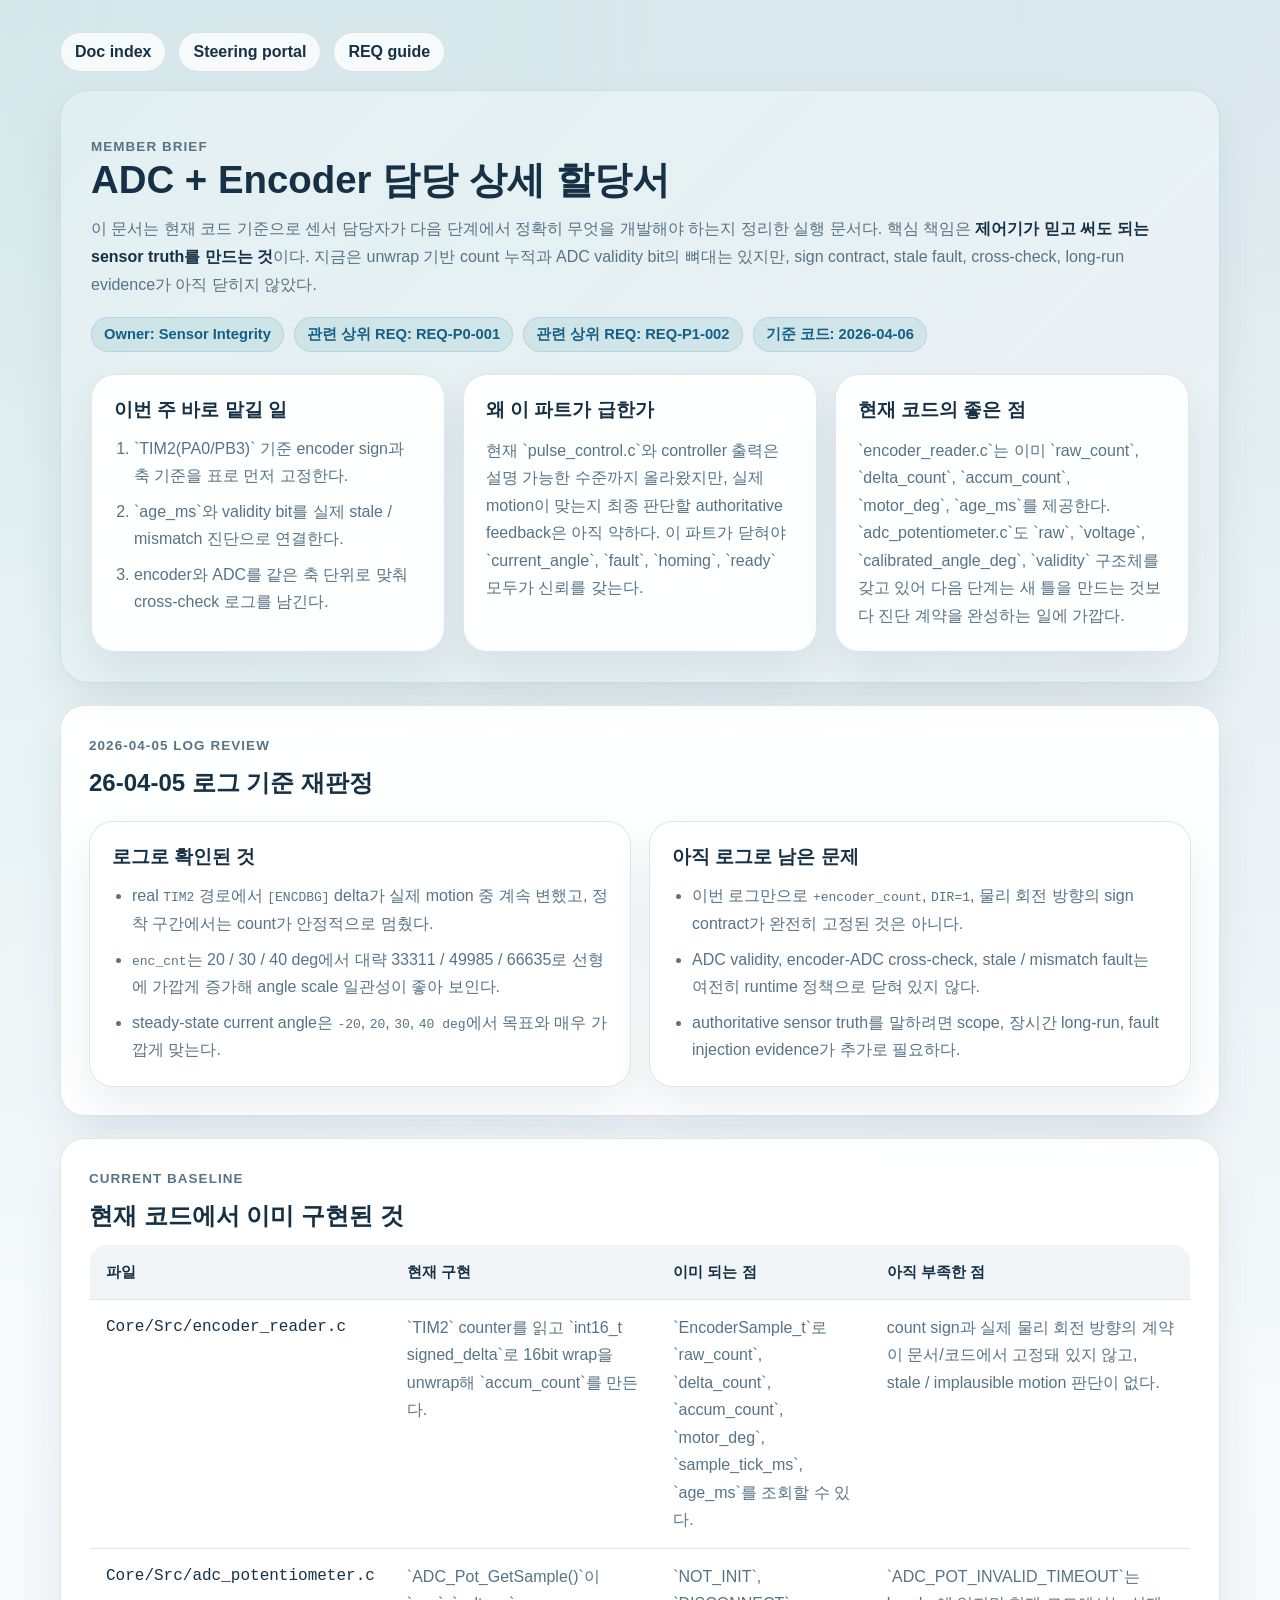
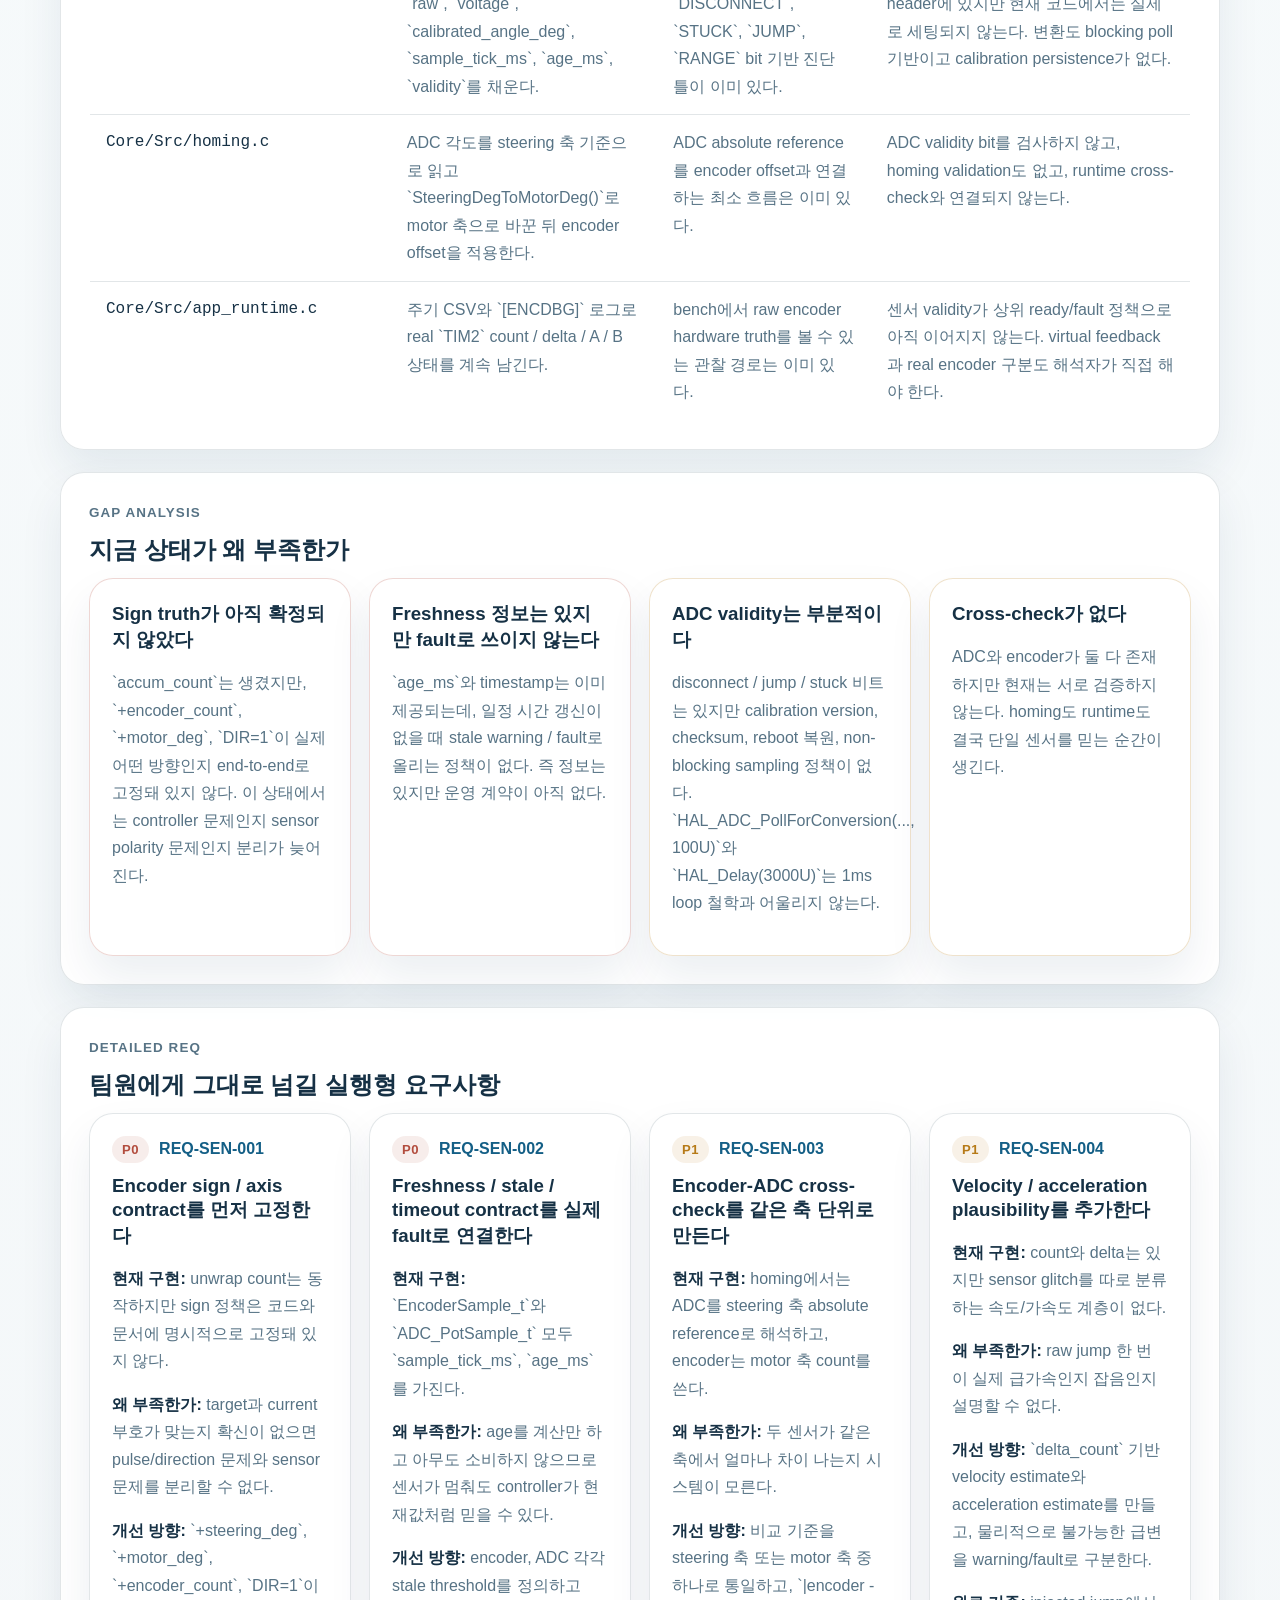
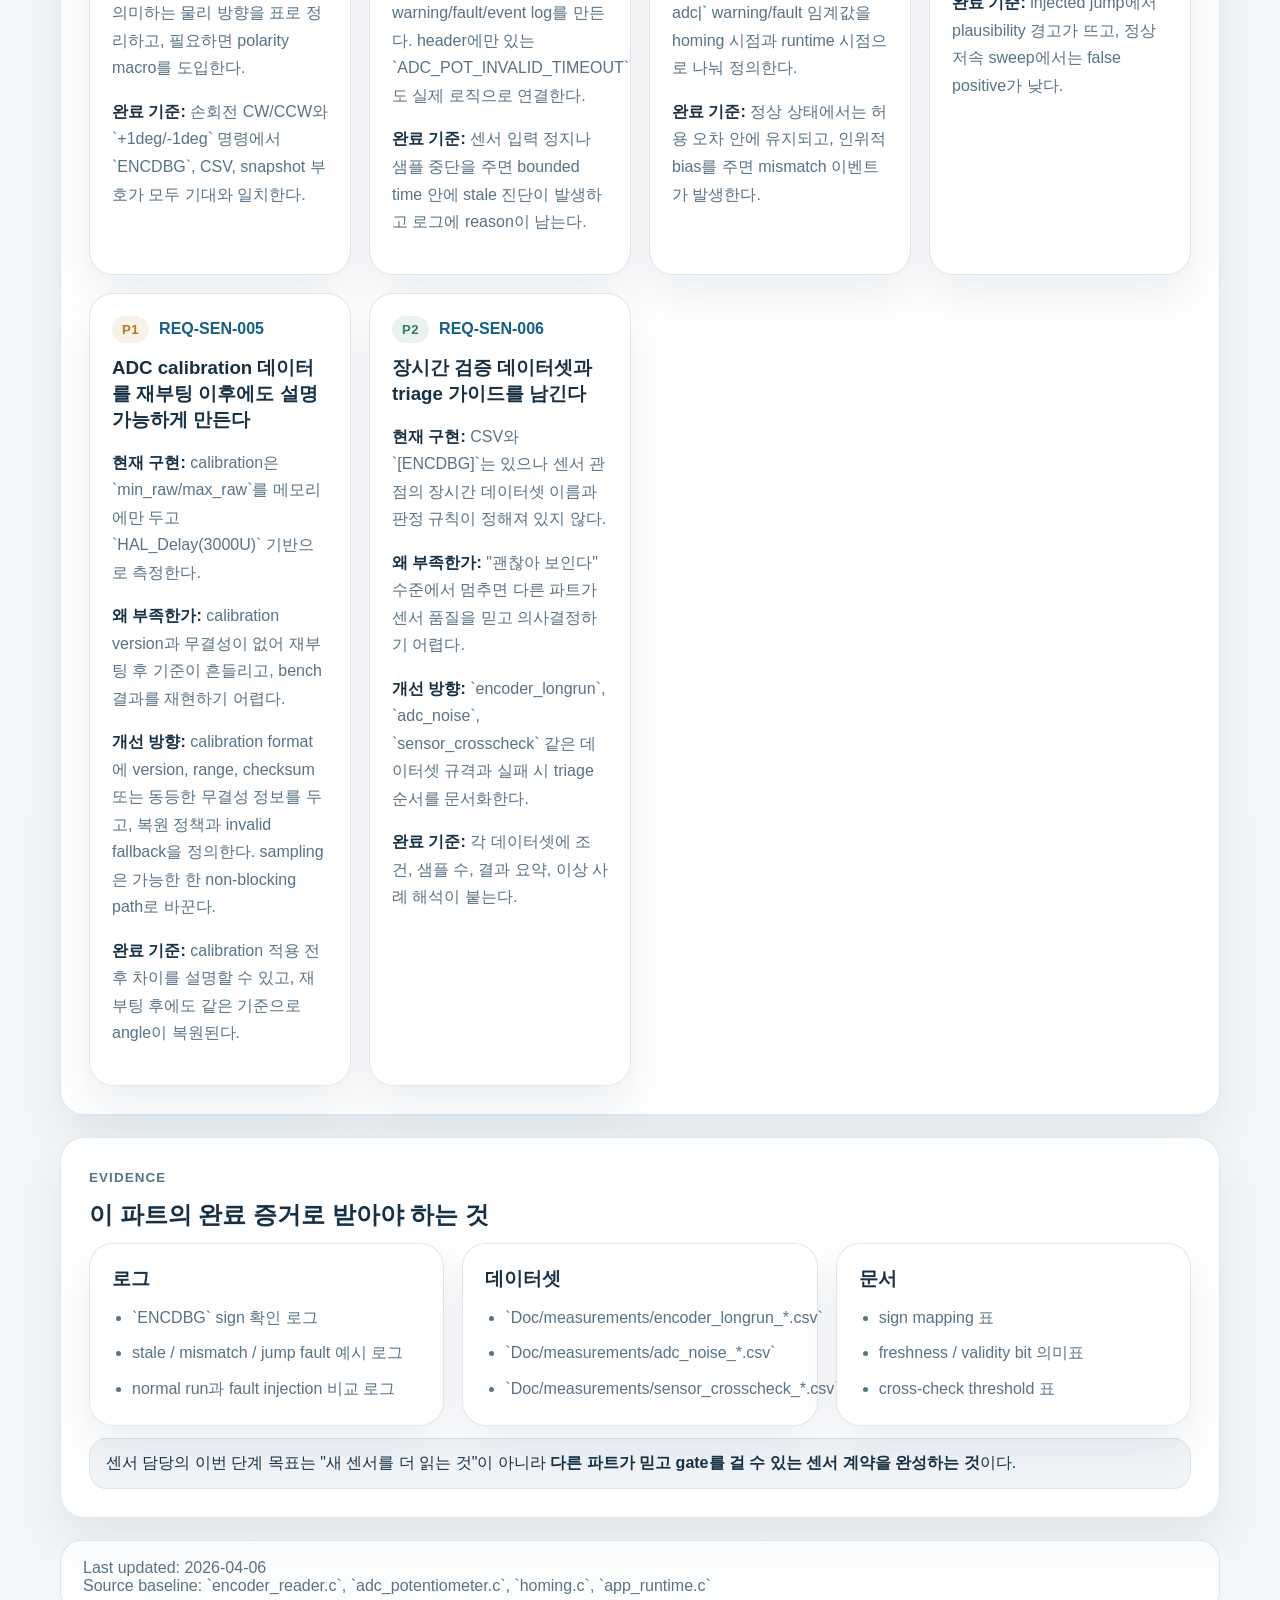
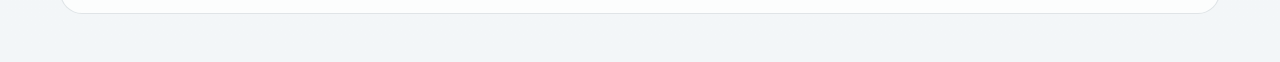
<file: Doc/members/adc_encoder.html>
<!DOCTYPE html>
<html lang="ko">
<head>
  <meta charset="UTF-8">
  <meta name="viewport" content="width=device-width, initial-scale=1.0">
  <title>ADC + Encoder Assignment Brief</title>
  <link rel="stylesheet" href="member_brief.css">
</head>
<body>
  <main class="page">
    <div class="back-row">
      <a class="back-link" href="../README.md">Doc index</a>
      <a class="back-link" href="../steering_portal/index.html">Steering portal</a>
      <a class="back-link" href="../REQ/steering_project_req_ownership_guide.html">REQ guide</a>
    </div>

    <header class="hero">
      <p class="eyebrow">Member Brief</p>
      <h1>ADC + Encoder 담당 상세 할당서</h1>
      <p>
        이 문서는 현재 코드 기준으로 센서 담당자가 다음 단계에서 정확히 무엇을 개발해야 하는지 정리한 실행 문서다.
        핵심 책임은 <span class="strong">제어기가 믿고 써도 되는 sensor truth를 만드는 것</span>이다.
        지금은 unwrap 기반 count 누적과 ADC validity bit의 뼈대는 있지만,
        sign contract, stale fault, cross-check, long-run evidence가 아직 닫히지 않았다.
      </p>
      <div class="chip-row">
        <span class="chip">Owner: Sensor Integrity</span>
        <span class="chip">관련 상위 REQ: REQ-P0-001</span>
        <span class="chip">관련 상위 REQ: REQ-P1-002</span>
        <span class="chip">기준 코드: 2026-04-06</span>
      </div>

      <div class="hero-grid section">
        <article class="hero-card">
          <h3>이번 주 바로 맡길 일</h3>
          <ol>
            <li>`TIM2(PA0/PB3)` 기준 encoder sign과 축 기준을 표로 먼저 고정한다.</li>
            <li>`age_ms`와 validity bit를 실제 stale / mismatch 진단으로 연결한다.</li>
            <li>encoder와 ADC를 같은 축 단위로 맞춰 cross-check 로그를 남긴다.</li>
          </ol>
        </article>
        <article class="hero-card">
          <h3>왜 이 파트가 급한가</h3>
          <p>
            현재 `pulse_control.c`와 controller 출력은 설명 가능한 수준까지 올라왔지만,
            실제 motion이 맞는지 최종 판단할 authoritative feedback은 아직 약하다.
            이 파트가 닫혀야 `current_angle`, `fault`, `homing`, `ready` 모두가 신뢰를 갖는다.
          </p>
        </article>
        <article class="hero-card">
          <h3>현재 코드의 좋은 점</h3>
          <p>
            `encoder_reader.c`는 이미 `raw_count`, `delta_count`, `accum_count`, `motor_deg`, `age_ms`를 제공한다.
            `adc_potentiometer.c`도 `raw`, `voltage`, `calibrated_angle_deg`, `validity` 구조체를 갖고 있어
            다음 단계는 새 틀을 만드는 것보다 진단 계약을 완성하는 일에 가깝다.
          </p>
        </article>
      </div>
    </header>

    <section class="panel">
      <p class="eyebrow">2026-04-05 Log Review</p>
      <h2>26-04-05 로그 기준 재판정</h2>
      <div class="hero-grid section">
        <article class="hero-card">
          <h3>로그로 확인된 것</h3>
          <ul>
            <li>real <code>TIM2</code> 경로에서 <code>[ENCDBG]</code> delta가 실제 motion 중 계속 변했고, 정착 구간에서는 count가 안정적으로 멈췄다.</li>
            <li><code>enc_cnt</code>는 20 / 30 / 40 deg에서 대략 33311 / 49985 / 66635로 선형에 가깝게 증가해 angle scale 일관성이 좋아 보인다.</li>
            <li>steady-state current angle은 <code>-20</code>, <code>20</code>, <code>30</code>, <code>40 deg</code>에서 목표와 매우 가깝게 맞는다.</li>
          </ul>
        </article>
        <article class="hero-card">
          <h3>아직 로그로 남은 문제</h3>
          <ul>
            <li>이번 로그만으로 <code>+encoder_count</code>, <code>DIR=1</code>, 물리 회전 방향의 sign contract가 완전히 고정된 것은 아니다.</li>
            <li>ADC validity, encoder-ADC cross-check, stale / mismatch fault는 여전히 runtime 정책으로 닫혀 있지 않다.</li>
            <li>authoritative sensor truth를 말하려면 scope, 장시간 long-run, fault injection evidence가 추가로 필요하다.</li>
          </ul>
        </article>
      </div>
    </section>

    <section class="panel">
      <p class="eyebrow">Current Baseline</p>
      <h2>현재 코드에서 이미 구현된 것</h2>
      <table>
        <thead>
          <tr>
            <th>파일</th>
            <th>현재 구현</th>
            <th>이미 되는 점</th>
            <th>아직 부족한 점</th>
          </tr>
        </thead>
        <tbody>
          <tr>
            <td class="mono">Core/Src/encoder_reader.c</td>
            <td>`TIM2` counter를 읽고 `int16_t signed_delta`로 16bit wrap을 unwrap해 `accum_count`를 만든다.</td>
            <td>`EncoderSample_t`로 `raw_count`, `delta_count`, `accum_count`, `motor_deg`, `sample_tick_ms`, `age_ms`를 조회할 수 있다.</td>
            <td>count sign과 실제 물리 회전 방향의 계약이 문서/코드에서 고정돼 있지 않고, stale / implausible motion 판단이 없다.</td>
          </tr>
          <tr>
            <td class="mono">Core/Src/adc_potentiometer.c</td>
            <td>`ADC_Pot_GetSample()`이 `raw`, `voltage`, `calibrated_angle_deg`, `sample_tick_ms`, `age_ms`, `validity`를 채운다.</td>
            <td>`NOT_INIT`, `DISCONNECT`, `STUCK`, `JUMP`, `RANGE` bit 기반 진단 틀이 이미 있다.</td>
            <td>`ADC_POT_INVALID_TIMEOUT`는 header에 있지만 현재 코드에서는 실제로 세팅되지 않는다. 변환도 blocking poll 기반이고 calibration persistence가 없다.</td>
          </tr>
          <tr>
            <td class="mono">Core/Src/homing.c</td>
            <td>ADC 각도를 steering 축 기준으로 읽고 `SteeringDegToMotorDeg()`로 motor 축으로 바꾼 뒤 encoder offset을 적용한다.</td>
            <td>ADC absolute reference를 encoder offset과 연결하는 최소 흐름은 이미 있다.</td>
            <td>ADC validity bit를 검사하지 않고, homing validation도 없고, runtime cross-check와 연결되지 않는다.</td>
          </tr>
          <tr>
            <td class="mono">Core/Src/app_runtime.c</td>
            <td>주기 CSV와 `[ENCDBG]` 로그로 real `TIM2` count / delta / A / B 상태를 계속 남긴다.</td>
            <td>bench에서 raw encoder hardware truth를 볼 수 있는 관찰 경로는 이미 있다.</td>
            <td>센서 validity가 상위 ready/fault 정책으로 아직 이어지지 않는다. virtual feedback과 real encoder 구분도 해석자가 직접 해야 한다.</td>
          </tr>
        </tbody>
      </table>
    </section>

    <section class="panel">
      <p class="eyebrow">Gap Analysis</p>
      <h2>지금 상태가 왜 부족한가</h2>
      <div class="issue-grid">
        <article class="issue-card critical">
          <h3>Sign truth가 아직 확정되지 않았다</h3>
          <p>
            `accum_count`는 생겼지만, `+encoder_count`, `+motor_deg`, `DIR=1`이 실제 어떤 방향인지 end-to-end로 고정돼 있지 않다.
            이 상태에서는 controller 문제인지 sensor polarity 문제인지 분리가 늦어진다.
          </p>
        </article>
        <article class="issue-card critical">
          <h3>Freshness 정보는 있지만 fault로 쓰이지 않는다</h3>
          <p>
            `age_ms`와 timestamp는 이미 제공되는데, 일정 시간 갱신이 없을 때 stale warning / fault로 올리는 정책이 없다.
            즉 정보는 있지만 운영 계약이 아직 없다.
          </p>
        </article>
        <article class="issue-card warning">
          <h3>ADC validity는 부분적이다</h3>
          <p>
            disconnect / jump / stuck 비트는 있지만 calibration version, checksum, reboot 복원,
            non-blocking sampling 정책이 없다. `HAL_ADC_PollForConversion(..., 100U)`와 `HAL_Delay(3000U)`는 1ms loop 철학과 어울리지 않는다.
          </p>
        </article>
        <article class="issue-card warning">
          <h3>Cross-check가 없다</h3>
          <p>
            ADC와 encoder가 둘 다 존재하지만 현재는 서로 검증하지 않는다.
            homing도 runtime도 결국 단일 센서를 믿는 순간이 생긴다.
          </p>
        </article>
      </div>
    </section>

    <section class="panel">
      <p class="eyebrow">Detailed REQ</p>
      <h2>팀원에게 그대로 넘길 실행형 요구사항</h2>
      <div class="req-grid">
        <article class="req-card">
          <div class="req-top">
            <span class="priority p0">P0</span>
            <span class="req-id">REQ-SEN-001</span>
          </div>
          <h3>Encoder sign / axis contract를 먼저 고정한다</h3>
          <p><span class="strong">현재 구현:</span> unwrap count는 동작하지만 sign 정책은 코드와 문서에 명시적으로 고정돼 있지 않다.</p>
          <p><span class="strong">왜 부족한가:</span> target과 current 부호가 맞는지 확신이 없으면 pulse/direction 문제와 sensor 문제를 분리할 수 없다.</p>
          <p><span class="strong">개선 방향:</span> `+steering_deg`, `+motor_deg`, `+encoder_count`, `DIR=1`이 의미하는 물리 방향을 표로 정리하고, 필요하면 polarity macro를 도입한다.</p>
          <p><span class="strong">완료 기준:</span> 손회전 CW/CCW와 `+1deg/-1deg` 명령에서 `ENCDBG`, CSV, snapshot 부호가 모두 기대와 일치한다.</p>
        </article>

        <article class="req-card">
          <div class="req-top">
            <span class="priority p0">P0</span>
            <span class="req-id">REQ-SEN-002</span>
          </div>
          <h3>Freshness / stale / timeout contract를 실제 fault로 연결한다</h3>
          <p><span class="strong">현재 구현:</span> `EncoderSample_t`와 `ADC_PotSample_t` 모두 `sample_tick_ms`, `age_ms`를 가진다.</p>
          <p><span class="strong">왜 부족한가:</span> age를 계산만 하고 아무도 소비하지 않으므로 센서가 멈춰도 controller가 현재값처럼 믿을 수 있다.</p>
          <p><span class="strong">개선 방향:</span> encoder, ADC 각각 stale threshold를 정의하고 warning/fault/event log를 만든다. header에만 있는 `ADC_POT_INVALID_TIMEOUT`도 실제 로직으로 연결한다.</p>
          <p><span class="strong">완료 기준:</span> 센서 입력 정지나 샘플 중단을 주면 bounded time 안에 stale 진단이 발생하고 로그에 reason이 남는다.</p>
        </article>

        <article class="req-card">
          <div class="req-top">
            <span class="priority p1">P1</span>
            <span class="req-id">REQ-SEN-003</span>
          </div>
          <h3>Encoder-ADC cross-check를 같은 축 단위로 만든다</h3>
          <p><span class="strong">현재 구현:</span> homing에서는 ADC를 steering 축 absolute reference로 해석하고, encoder는 motor 축 count를 쓴다.</p>
          <p><span class="strong">왜 부족한가:</span> 두 센서가 같은 축에서 얼마나 차이 나는지 시스템이 모른다.</p>
          <p><span class="strong">개선 방향:</span> 비교 기준을 steering 축 또는 motor 축 중 하나로 통일하고, `|encoder - adc|` warning/fault 임계값을 homing 시점과 runtime 시점으로 나눠 정의한다.</p>
          <p><span class="strong">완료 기준:</span> 정상 상태에서는 허용 오차 안에 유지되고, 인위적 bias를 주면 mismatch 이벤트가 발생한다.</p>
        </article>

        <article class="req-card">
          <div class="req-top">
            <span class="priority p1">P1</span>
            <span class="req-id">REQ-SEN-004</span>
          </div>
          <h3>Velocity / acceleration plausibility를 추가한다</h3>
          <p><span class="strong">현재 구현:</span> count와 delta는 있지만 sensor glitch를 따로 분류하는 속도/가속도 계층이 없다.</p>
          <p><span class="strong">왜 부족한가:</span> raw jump 한 번이 실제 급가속인지 잡음인지 설명할 수 없다.</p>
          <p><span class="strong">개선 방향:</span> `delta_count` 기반 velocity estimate와 acceleration estimate를 만들고, 물리적으로 불가능한 급변을 warning/fault로 구분한다.</p>
          <p><span class="strong">완료 기준:</span> injected jump에서 plausibility 경고가 뜨고, 정상 저속 sweep에서는 false positive가 낮다.</p>
        </article>

        <article class="req-card">
          <div class="req-top">
            <span class="priority p1">P1</span>
            <span class="req-id">REQ-SEN-005</span>
          </div>
          <h3>ADC calibration 데이터를 재부팅 이후에도 설명 가능하게 만든다</h3>
          <p><span class="strong">현재 구현:</span> calibration은 `min_raw/max_raw`를 메모리에만 두고 `HAL_Delay(3000U)` 기반으로 측정한다.</p>
          <p><span class="strong">왜 부족한가:</span> calibration version과 무결성이 없어 재부팅 후 기준이 흔들리고, bench 결과를 재현하기 어렵다.</p>
          <p><span class="strong">개선 방향:</span> calibration format에 version, range, checksum 또는 동등한 무결성 정보를 두고, 복원 정책과 invalid fallback을 정의한다. sampling은 가능한 한 non-blocking path로 바꾼다.</p>
          <p><span class="strong">완료 기준:</span> calibration 적용 전후 차이를 설명할 수 있고, 재부팅 후에도 같은 기준으로 angle이 복원된다.</p>
        </article>

        <article class="req-card">
          <div class="req-top">
            <span class="priority p2">P2</span>
            <span class="req-id">REQ-SEN-006</span>
          </div>
          <h3>장시간 검증 데이터셋과 triage 가이드를 남긴다</h3>
          <p><span class="strong">현재 구현:</span> CSV와 `[ENCDBG]`는 있으나 센서 관점의 장시간 데이터셋 이름과 판정 규칙이 정해져 있지 않다.</p>
          <p><span class="strong">왜 부족한가:</span> "괜찮아 보인다" 수준에서 멈추면 다른 파트가 센서 품질을 믿고 의사결정하기 어렵다.</p>
          <p><span class="strong">개선 방향:</span> `encoder_longrun`, `adc_noise`, `sensor_crosscheck` 같은 데이터셋 규격과 실패 시 triage 순서를 문서화한다.</p>
          <p><span class="strong">완료 기준:</span> 각 데이터셋에 조건, 샘플 수, 결과 요약, 이상 사례 해석이 붙는다.</p>
        </article>
      </div>
    </section>

    <section class="panel">
      <p class="eyebrow">Evidence</p>
      <h2>이 파트의 완료 증거로 받아야 하는 것</h2>
      <div class="evidence-grid">
        <article class="evidence-card">
          <h3>로그</h3>
          <ul>
            <li>`ENCDBG` sign 확인 로그</li>
            <li>stale / mismatch / jump fault 예시 로그</li>
            <li>normal run과 fault injection 비교 로그</li>
          </ul>
        </article>
        <article class="evidence-card">
          <h3>데이터셋</h3>
          <ul>
            <li>`Doc/measurements/encoder_longrun_*.csv`</li>
            <li>`Doc/measurements/adc_noise_*.csv`</li>
            <li>`Doc/measurements/sensor_crosscheck_*.csv`</li>
          </ul>
        </article>
        <article class="evidence-card">
          <h3>문서</h3>
          <ul>
            <li>sign mapping 표</li>
            <li>freshness / validity bit 의미표</li>
            <li>cross-check threshold 표</li>
          </ul>
        </article>
      </div>
      <div class="note">
        센서 담당의 이번 단계 목표는 "새 센서를 더 읽는 것"이 아니라
        <span class="strong">다른 파트가 믿고 gate를 걸 수 있는 센서 계약을 완성하는 것</span>이다.
      </div>
    </section>

    <div class="footer">
      Last updated: 2026-04-06<br>
      Source baseline: `encoder_reader.c`, `adc_potentiometer.c`, `homing.c`, `app_runtime.c`
    </div>
  </main>
</body>
</html>
</file>
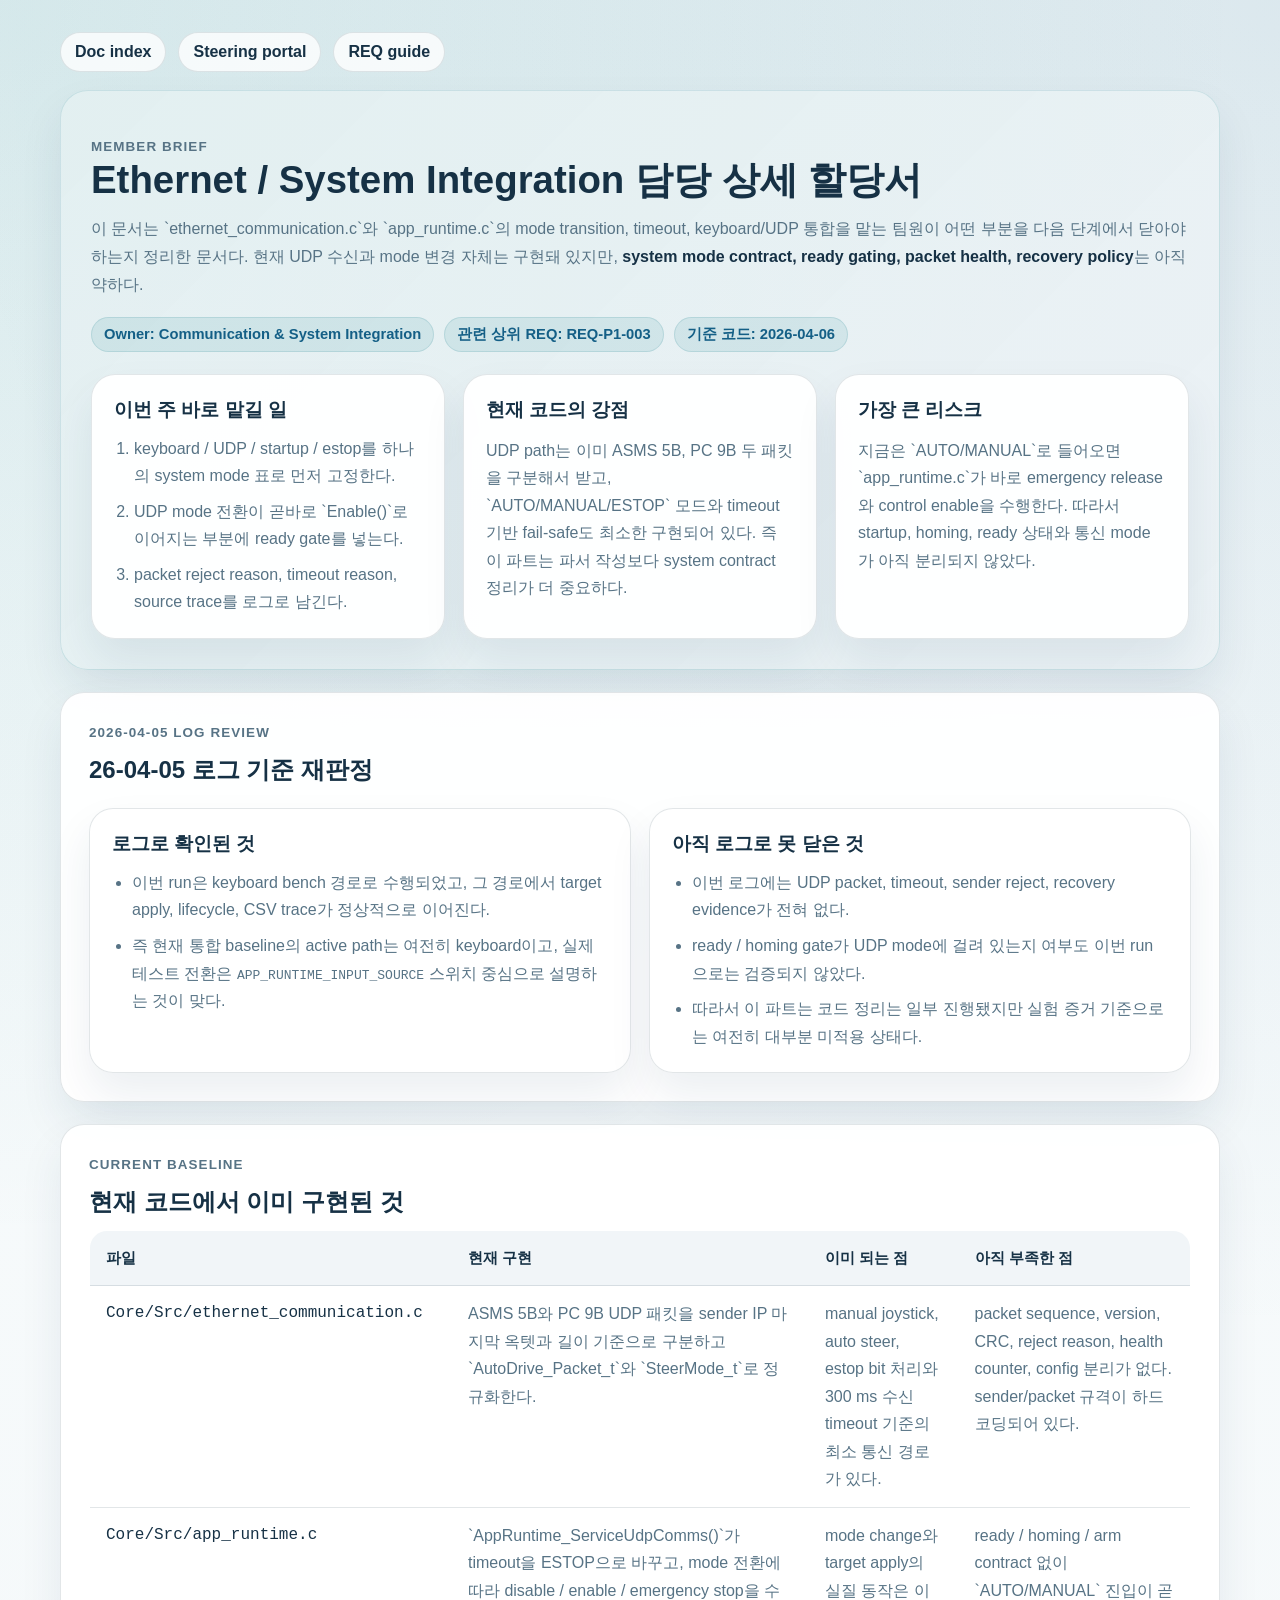
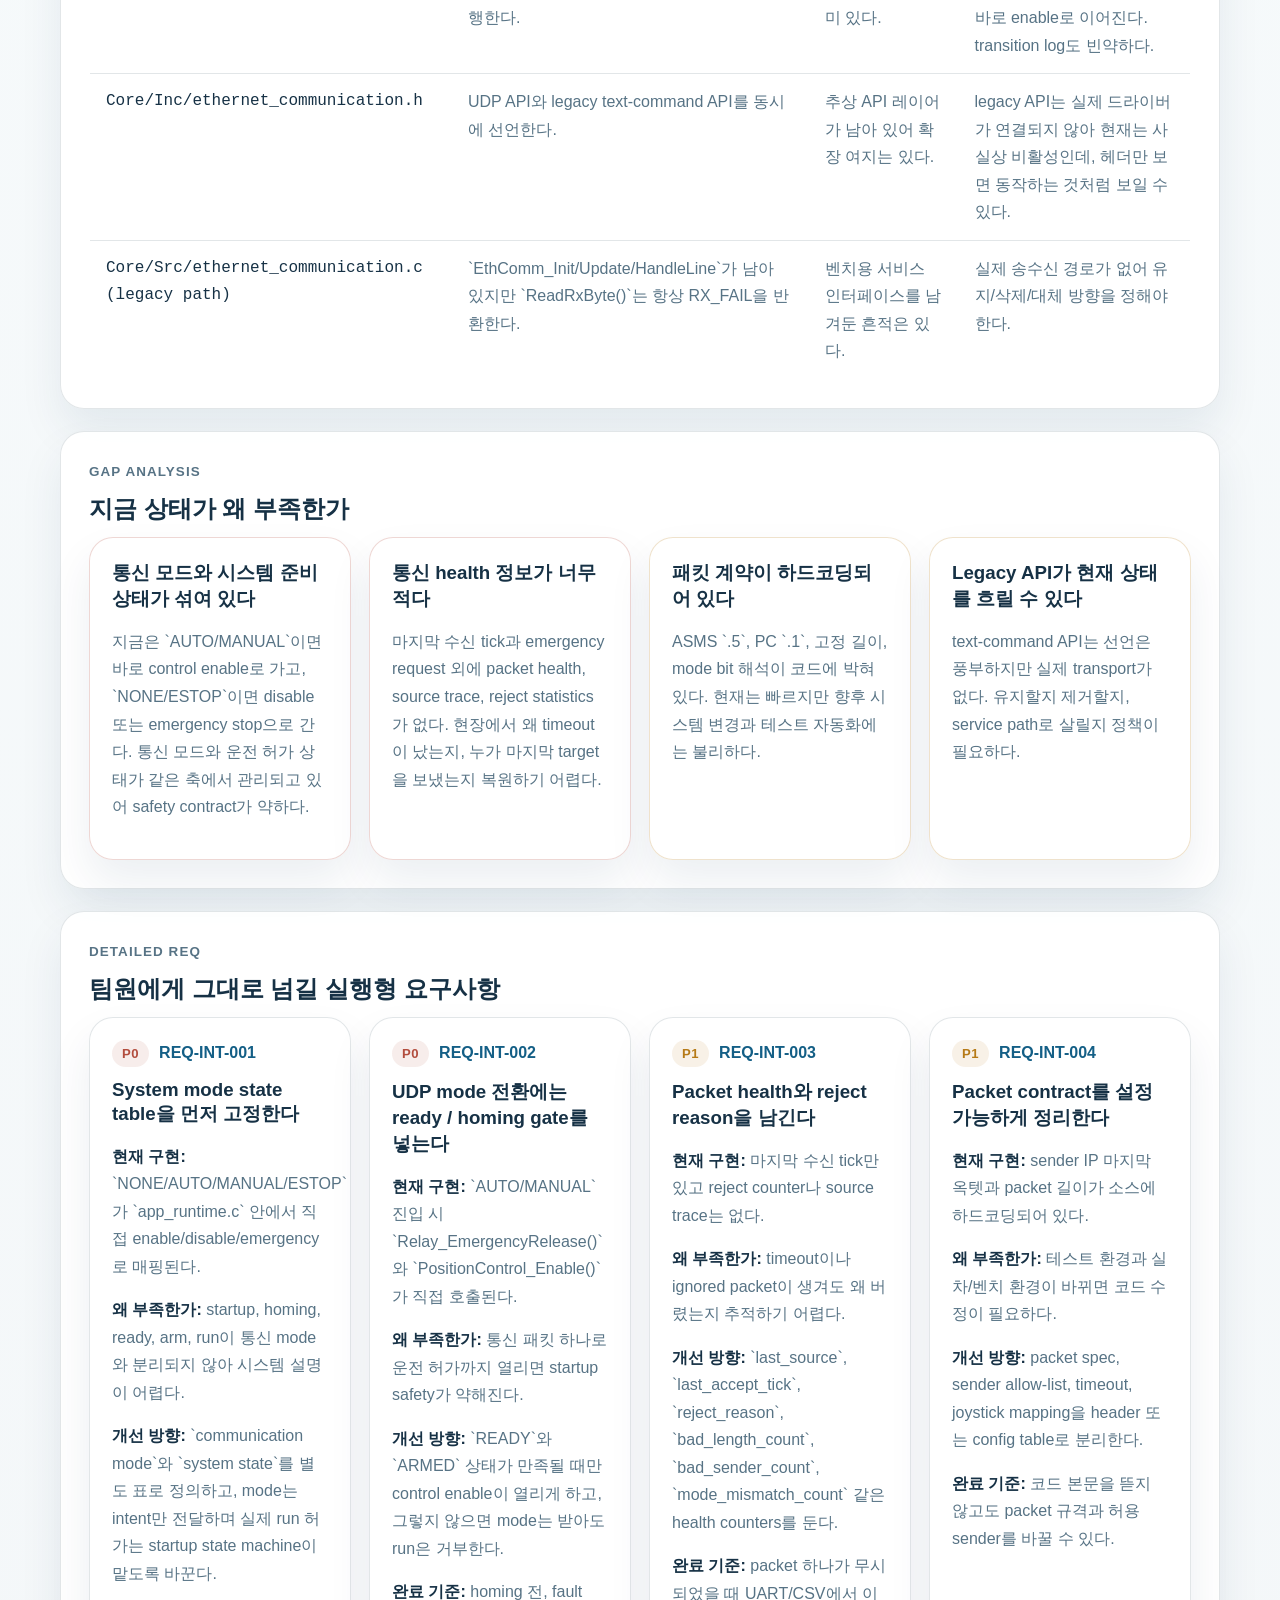
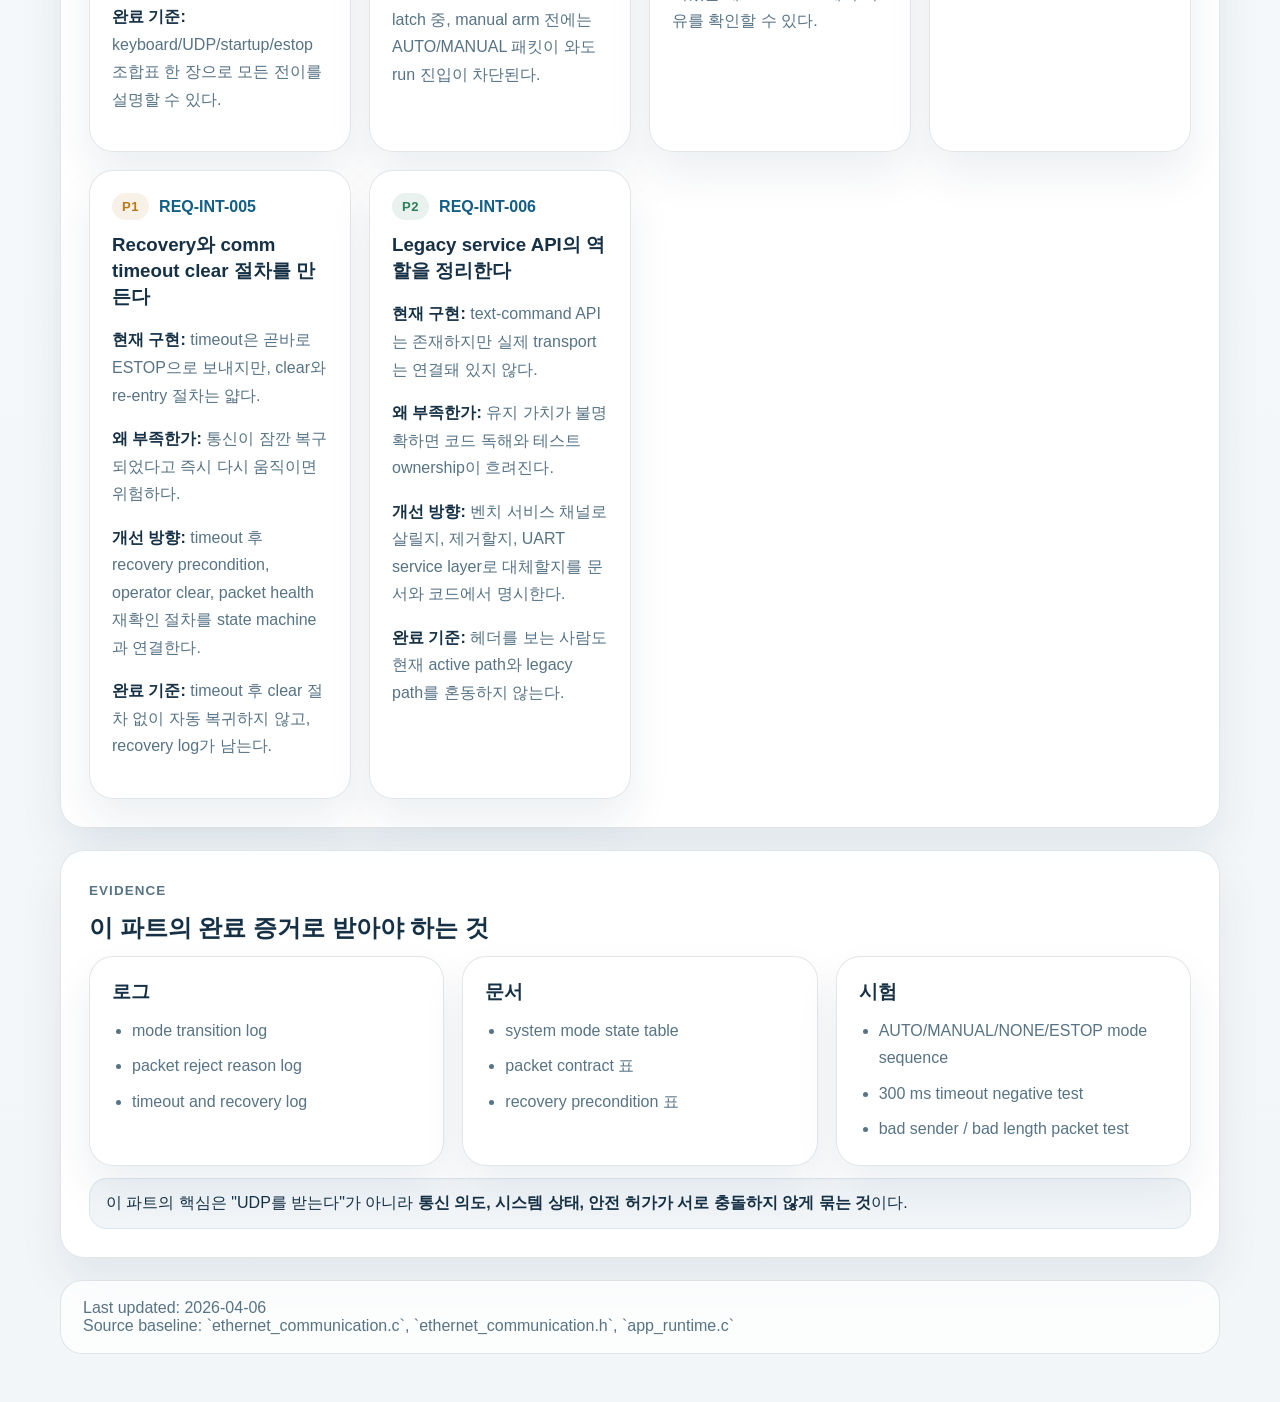
<file: Doc/members/ethernet_integration.html>
<!DOCTYPE html>
<html lang="ko">
<head>
  <meta charset="UTF-8">
  <meta name="viewport" content="width=device-width, initial-scale=1.0">
  <title>Ethernet &amp; System Integration Assignment Brief</title>
  <link rel="stylesheet" href="member_brief.css">
</head>
<body>
  <main class="page">
    <div class="back-row">
      <a class="back-link" href="../README.md">Doc index</a>
      <a class="back-link" href="../steering_portal/index.html">Steering portal</a>
      <a class="back-link" href="../REQ/steering_project_req_ownership_guide.html">REQ guide</a>
    </div>

    <header class="hero">
      <p class="eyebrow">Member Brief</p>
      <h1>Ethernet / System Integration 담당 상세 할당서</h1>
      <p>
        이 문서는 `ethernet_communication.c`와 `app_runtime.c`의 mode transition, timeout, keyboard/UDP 통합을 맡는 팀원이
        어떤 부분을 다음 단계에서 닫아야 하는지 정리한 문서다.
        현재 UDP 수신과 mode 변경 자체는 구현돼 있지만, <span class="strong">system mode contract, ready gating, packet health, recovery policy</span>는 아직 약하다.
      </p>
      <div class="chip-row">
        <span class="chip">Owner: Communication &amp; System Integration</span>
        <span class="chip">관련 상위 REQ: REQ-P1-003</span>
        <span class="chip">기준 코드: 2026-04-06</span>
      </div>

      <div class="hero-grid section">
        <article class="hero-card">
          <h3>이번 주 바로 맡길 일</h3>
          <ol>
            <li>keyboard / UDP / startup / estop를 하나의 system mode 표로 먼저 고정한다.</li>
            <li>UDP mode 전환이 곧바로 `Enable()`로 이어지는 부분에 ready gate를 넣는다.</li>
            <li>packet reject reason, timeout reason, source trace를 로그로 남긴다.</li>
          </ol>
        </article>
        <article class="hero-card">
          <h3>현재 코드의 강점</h3>
          <p>
            UDP path는 이미 ASMS 5B, PC 9B 두 패킷을 구분해서 받고, `AUTO/MANUAL/ESTOP` 모드와 timeout 기반 fail-safe도 최소한 구현되어 있다.
            즉 이 파트는 파서 작성보다 system contract 정리가 더 중요하다.
          </p>
        </article>
        <article class="hero-card">
          <h3>가장 큰 리스크</h3>
          <p>
            지금은 `AUTO/MANUAL`로 들어오면 `app_runtime.c`가 바로 emergency release와 control enable을 수행한다.
            따라서 startup, homing, ready 상태와 통신 mode가 아직 분리되지 않았다.
          </p>
        </article>
      </div>
    </header>

    <section class="panel">
      <p class="eyebrow">2026-04-05 Log Review</p>
      <h2>26-04-05 로그 기준 재판정</h2>
      <div class="hero-grid section">
        <article class="hero-card">
          <h3>로그로 확인된 것</h3>
          <ul>
            <li>이번 run은 keyboard bench 경로로 수행되었고, 그 경로에서 target apply, lifecycle, CSV trace가 정상적으로 이어진다.</li>
            <li>즉 현재 통합 baseline의 active path는 여전히 keyboard이고, 실제 테스트 전환은 <code>APP_RUNTIME_INPUT_SOURCE</code> 스위치 중심으로 설명하는 것이 맞다.</li>
          </ul>
        </article>
        <article class="hero-card">
          <h3>아직 로그로 못 닫은 것</h3>
          <ul>
            <li>이번 로그에는 UDP packet, timeout, sender reject, recovery evidence가 전혀 없다.</li>
            <li>ready / homing gate가 UDP mode에 걸려 있는지 여부도 이번 run으로는 검증되지 않았다.</li>
            <li>따라서 이 파트는 코드 정리는 일부 진행됐지만 실험 증거 기준으로는 여전히 대부분 미적용 상태다.</li>
          </ul>
        </article>
      </div>
    </section>

    <section class="panel">
      <p class="eyebrow">Current Baseline</p>
      <h2>현재 코드에서 이미 구현된 것</h2>
      <table>
        <thead>
          <tr>
            <th>파일</th>
            <th>현재 구현</th>
            <th>이미 되는 점</th>
            <th>아직 부족한 점</th>
          </tr>
        </thead>
        <tbody>
          <tr>
            <td class="mono">Core/Src/ethernet_communication.c</td>
            <td>ASMS 5B와 PC 9B UDP 패킷을 sender IP 마지막 옥텟과 길이 기준으로 구분하고 `AutoDrive_Packet_t`와 `SteerMode_t`로 정규화한다.</td>
            <td>manual joystick, auto steer, estop bit 처리와 300 ms 수신 timeout 기준의 최소 통신 경로가 있다.</td>
            <td>packet sequence, version, CRC, reject reason, health counter, config 분리가 없다. sender/packet 규격이 하드코딩되어 있다.</td>
          </tr>
          <tr>
            <td class="mono">Core/Src/app_runtime.c</td>
            <td>`AppRuntime_ServiceUdpComms()`가 timeout을 ESTOP으로 바꾸고, mode 전환에 따라 disable / enable / emergency stop을 수행한다.</td>
            <td>mode change와 target apply의 실질 동작은 이미 있다.</td>
            <td>ready / homing / arm contract 없이 `AUTO/MANUAL` 진입이 곧바로 enable로 이어진다. transition log도 빈약하다.</td>
          </tr>
          <tr>
            <td class="mono">Core/Inc/ethernet_communication.h</td>
            <td>UDP API와 legacy text-command API를 동시에 선언한다.</td>
            <td>추상 API 레이어가 남아 있어 확장 여지는 있다.</td>
            <td>legacy API는 실제 드라이버가 연결되지 않아 현재는 사실상 비활성인데, 헤더만 보면 동작하는 것처럼 보일 수 있다.</td>
          </tr>
          <tr>
            <td class="mono">Core/Src/ethernet_communication.c (legacy path)</td>
            <td>`EthComm_Init/Update/HandleLine`가 남아 있지만 `ReadRxByte()`는 항상 RX_FAIL을 반환한다.</td>
            <td>벤치용 서비스 인터페이스를 남겨둔 흔적은 있다.</td>
            <td>실제 송수신 경로가 없어 유지/삭제/대체 방향을 정해야 한다.</td>
          </tr>
        </tbody>
      </table>
    </section>

    <section class="panel">
      <p class="eyebrow">Gap Analysis</p>
      <h2>지금 상태가 왜 부족한가</h2>
      <div class="issue-grid">
        <article class="issue-card critical">
          <h3>통신 모드와 시스템 준비 상태가 섞여 있다</h3>
          <p>
            지금은 `AUTO/MANUAL`이면 바로 control enable로 가고, `NONE/ESTOP`이면 disable 또는 emergency stop으로 간다.
            통신 모드와 운전 허가 상태가 같은 축에서 관리되고 있어 safety contract가 약하다.
          </p>
        </article>
        <article class="issue-card critical">
          <h3>통신 health 정보가 너무 적다</h3>
          <p>
            마지막 수신 tick과 emergency request 외에 packet health, source trace, reject statistics가 없다.
            현장에서 왜 timeout이 났는지, 누가 마지막 target을 보냈는지 복원하기 어렵다.
          </p>
        </article>
        <article class="issue-card warning">
          <h3>패킷 계약이 하드코딩되어 있다</h3>
          <p>
            ASMS `.5`, PC `.1`, 고정 길이, mode bit 해석이 코드에 박혀 있다.
            현재는 빠르지만 향후 시스템 변경과 테스트 자동화에는 불리하다.
          </p>
        </article>
        <article class="issue-card warning">
          <h3>Legacy API가 현재 상태를 흐릴 수 있다</h3>
          <p>
            text-command API는 선언은 풍부하지만 실제 transport가 없다.
            유지할지 제거할지, service path로 살릴지 정책이 필요하다.
          </p>
        </article>
      </div>
    </section>

    <section class="panel">
      <p class="eyebrow">Detailed REQ</p>
      <h2>팀원에게 그대로 넘길 실행형 요구사항</h2>
      <div class="req-grid">
        <article class="req-card">
          <div class="req-top"><span class="priority p0">P0</span><span class="req-id">REQ-INT-001</span></div>
          <h3>System mode state table을 먼저 고정한다</h3>
          <p><span class="strong">현재 구현:</span> `NONE/AUTO/MANUAL/ESTOP`가 `app_runtime.c` 안에서 직접 enable/disable/emergency로 매핑된다.</p>
          <p><span class="strong">왜 부족한가:</span> startup, homing, ready, arm, run이 통신 mode와 분리되지 않아 시스템 설명이 어렵다.</p>
          <p><span class="strong">개선 방향:</span> `communication mode`와 `system state`를 별도 표로 정의하고, mode는 intent만 전달하며 실제 run 허가는 startup state machine이 맡도록 바꾼다.</p>
          <p><span class="strong">완료 기준:</span> keyboard/UDP/startup/estop 조합표 한 장으로 모든 전이를 설명할 수 있다.</p>
        </article>

        <article class="req-card">
          <div class="req-top"><span class="priority p0">P0</span><span class="req-id">REQ-INT-002</span></div>
          <h3>UDP mode 전환에는 ready / homing gate를 넣는다</h3>
          <p><span class="strong">현재 구현:</span> `AUTO/MANUAL` 진입 시 `Relay_EmergencyRelease()`와 `PositionControl_Enable()`가 직접 호출된다.</p>
          <p><span class="strong">왜 부족한가:</span> 통신 패킷 하나로 운전 허가까지 열리면 startup safety가 약해진다.</p>
          <p><span class="strong">개선 방향:</span> `READY`와 `ARMED` 상태가 만족될 때만 control enable이 열리게 하고, 그렇지 않으면 mode는 받아도 run은 거부한다.</p>
          <p><span class="strong">완료 기준:</span> homing 전, fault latch 중, manual arm 전에는 AUTO/MANUAL 패킷이 와도 run 진입이 차단된다.</p>
        </article>

        <article class="req-card">
          <div class="req-top"><span class="priority p1">P1</span><span class="req-id">REQ-INT-003</span></div>
          <h3>Packet health와 reject reason을 남긴다</h3>
          <p><span class="strong">현재 구현:</span> 마지막 수신 tick만 있고 reject counter나 source trace는 없다.</p>
          <p><span class="strong">왜 부족한가:</span> timeout이나 ignored packet이 생겨도 왜 버렸는지 추적하기 어렵다.</p>
          <p><span class="strong">개선 방향:</span> `last_source`, `last_accept_tick`, `reject_reason`, `bad_length_count`, `bad_sender_count`, `mode_mismatch_count` 같은 health counters를 둔다.</p>
          <p><span class="strong">완료 기준:</span> packet 하나가 무시되었을 때 UART/CSV에서 이유를 확인할 수 있다.</p>
        </article>

        <article class="req-card">
          <div class="req-top"><span class="priority p1">P1</span><span class="req-id">REQ-INT-004</span></div>
          <h3>Packet contract를 설정 가능하게 정리한다</h3>
          <p><span class="strong">현재 구현:</span> sender IP 마지막 옥텟과 packet 길이가 소스에 하드코딩되어 있다.</p>
          <p><span class="strong">왜 부족한가:</span> 테스트 환경과 실차/벤치 환경이 바뀌면 코드 수정이 필요하다.</p>
          <p><span class="strong">개선 방향:</span> packet spec, sender allow-list, timeout, joystick mapping을 header 또는 config table로 분리한다.</p>
          <p><span class="strong">완료 기준:</span> 코드 본문을 뜯지 않고도 packet 규격과 허용 sender를 바꿀 수 있다.</p>
        </article>

        <article class="req-card">
          <div class="req-top"><span class="priority p1">P1</span><span class="req-id">REQ-INT-005</span></div>
          <h3>Recovery와 comm timeout clear 절차를 만든다</h3>
          <p><span class="strong">현재 구현:</span> timeout은 곧바로 ESTOP으로 보내지만, clear와 re-entry 절차는 얇다.</p>
          <p><span class="strong">왜 부족한가:</span> 통신이 잠깐 복구되었다고 즉시 다시 움직이면 위험하다.</p>
          <p><span class="strong">개선 방향:</span> timeout 후 recovery precondition, operator clear, packet health 재확인 절차를 state machine과 연결한다.</p>
          <p><span class="strong">완료 기준:</span> timeout 후 clear 절차 없이 자동 복귀하지 않고, recovery log가 남는다.</p>
        </article>

        <article class="req-card">
          <div class="req-top"><span class="priority p2">P2</span><span class="req-id">REQ-INT-006</span></div>
          <h3>Legacy service API의 역할을 정리한다</h3>
          <p><span class="strong">현재 구현:</span> text-command API는 존재하지만 실제 transport는 연결돼 있지 않다.</p>
          <p><span class="strong">왜 부족한가:</span> 유지 가치가 불명확하면 코드 독해와 테스트 ownership이 흐려진다.</p>
          <p><span class="strong">개선 방향:</span> 벤치 서비스 채널로 살릴지, 제거할지, UART service layer로 대체할지를 문서와 코드에서 명시한다.</p>
          <p><span class="strong">완료 기준:</span> 헤더를 보는 사람도 현재 active path와 legacy path를 혼동하지 않는다.</p>
        </article>
      </div>
    </section>

    <section class="panel">
      <p class="eyebrow">Evidence</p>
      <h2>이 파트의 완료 증거로 받아야 하는 것</h2>
      <div class="evidence-grid">
        <article class="evidence-card">
          <h3>로그</h3>
          <ul>
            <li>mode transition log</li>
            <li>packet reject reason log</li>
            <li>timeout and recovery log</li>
          </ul>
        </article>
        <article class="evidence-card">
          <h3>문서</h3>
          <ul>
            <li>system mode state table</li>
            <li>packet contract 표</li>
            <li>recovery precondition 표</li>
          </ul>
        </article>
        <article class="evidence-card">
          <h3>시험</h3>
          <ul>
            <li>AUTO/MANUAL/NONE/ESTOP mode sequence</li>
            <li>300 ms timeout negative test</li>
            <li>bad sender / bad length packet test</li>
          </ul>
        </article>
      </div>
      <div class="note">
        이 파트의 핵심은 "UDP를 받는다"가 아니라
        <span class="strong">통신 의도, 시스템 상태, 안전 허가가 서로 충돌하지 않게 묶는 것</span>이다.
      </div>
    </section>

    <div class="footer">
      Last updated: 2026-04-06<br>
      Source baseline: `ethernet_communication.c`, `ethernet_communication.h`, `app_runtime.c`
    </div>
  </main>
</body>
</html>
</file>
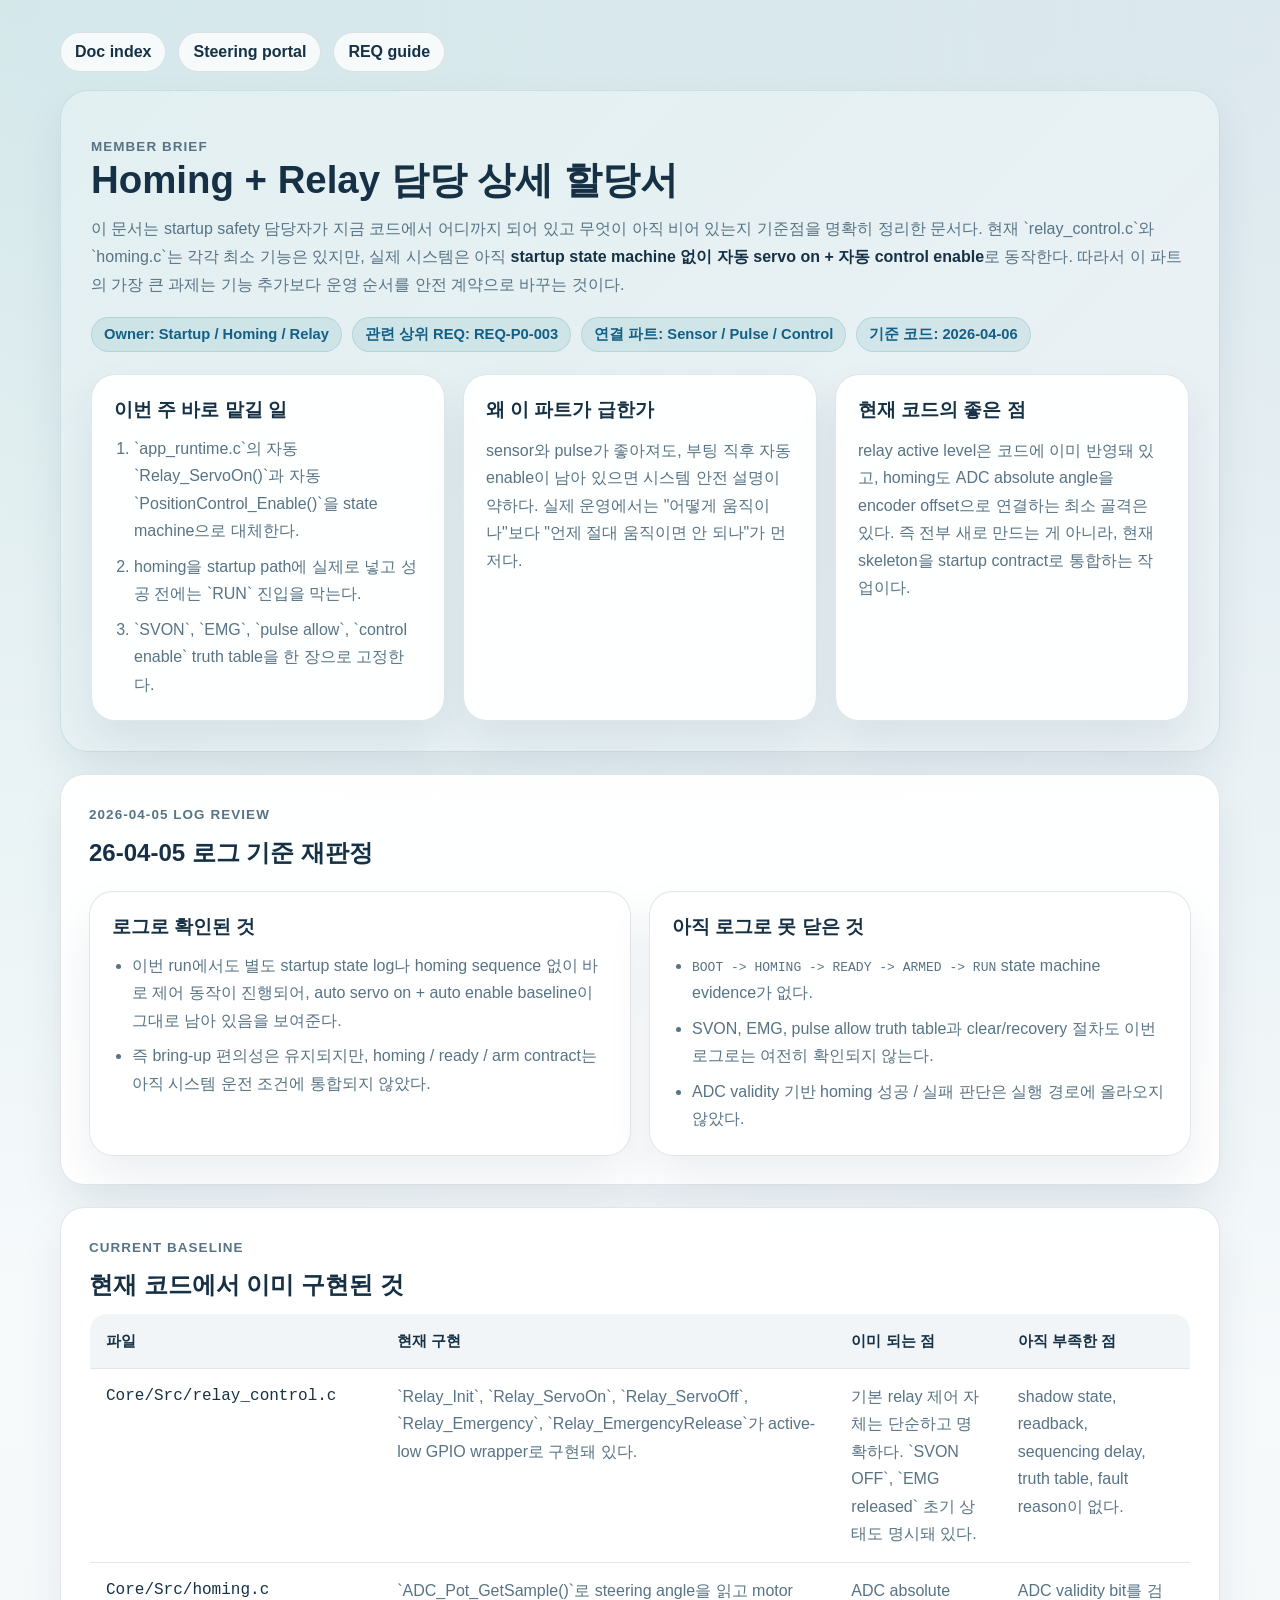
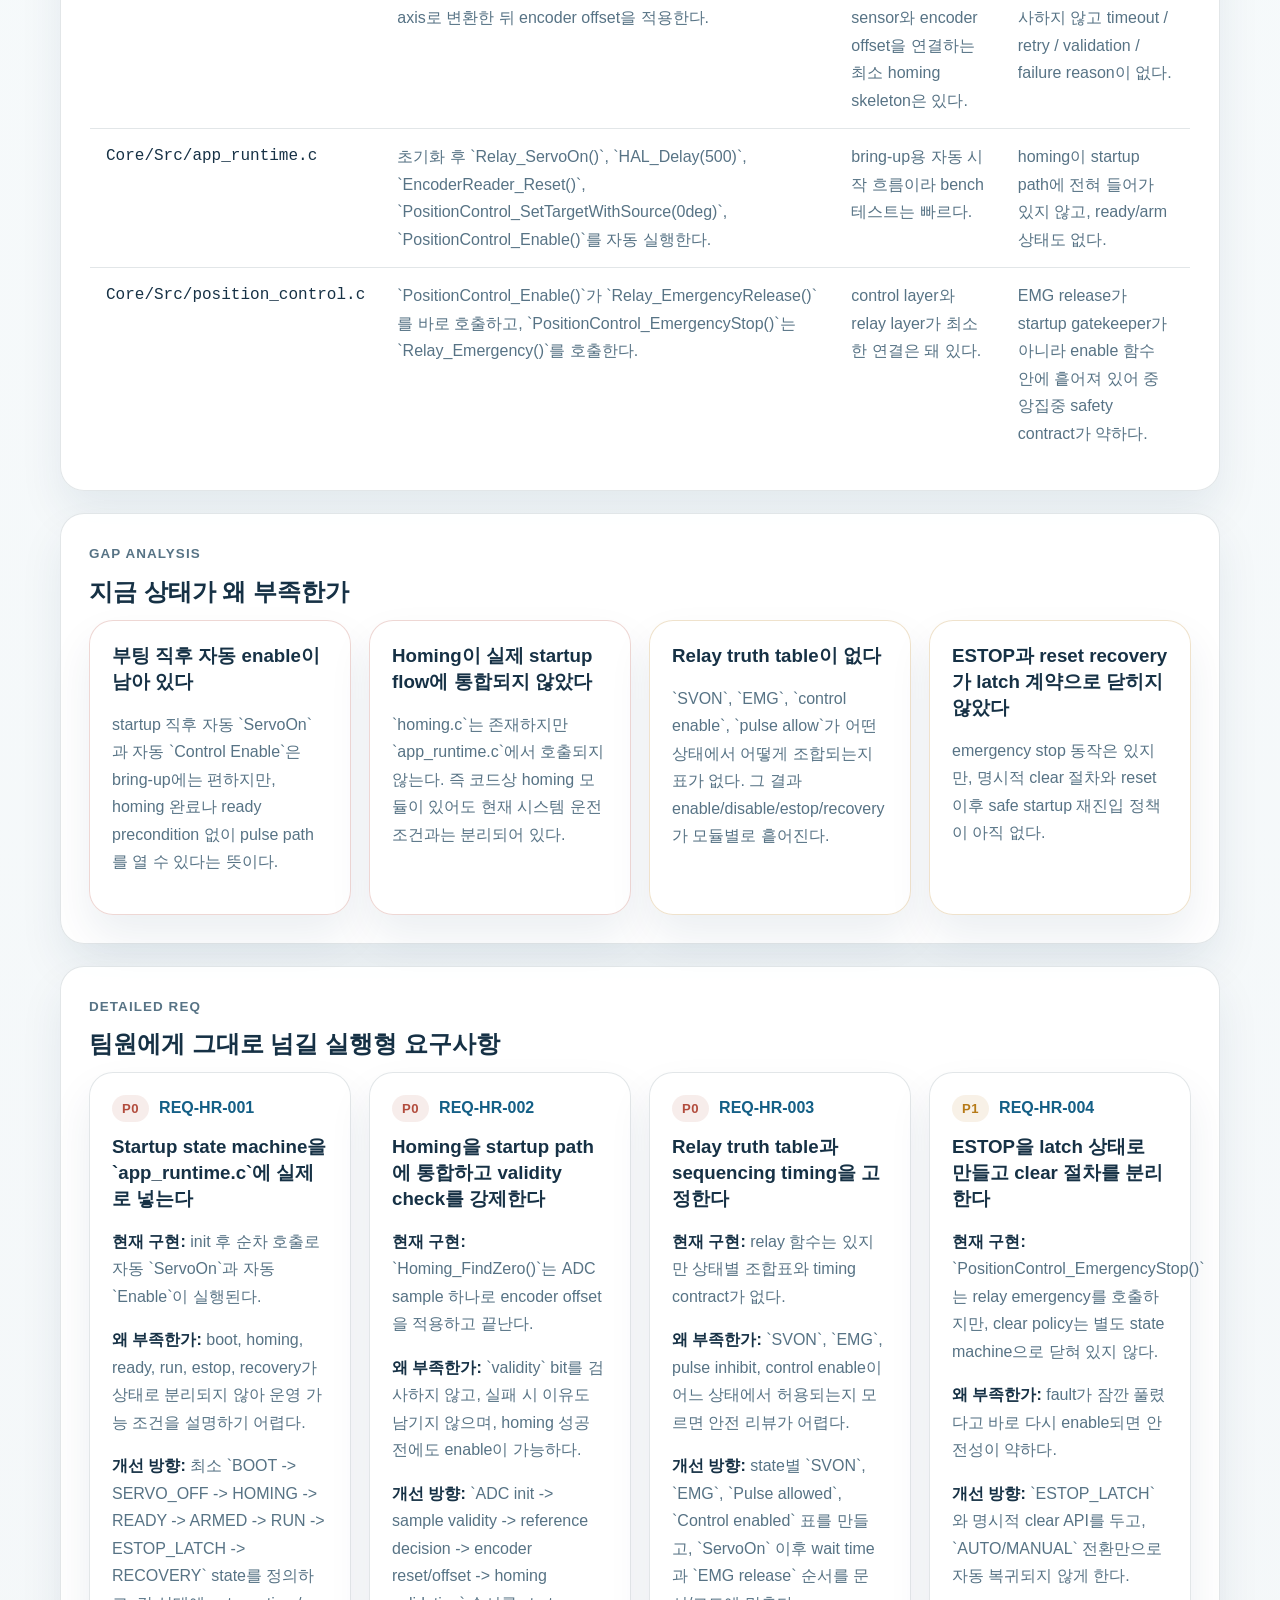
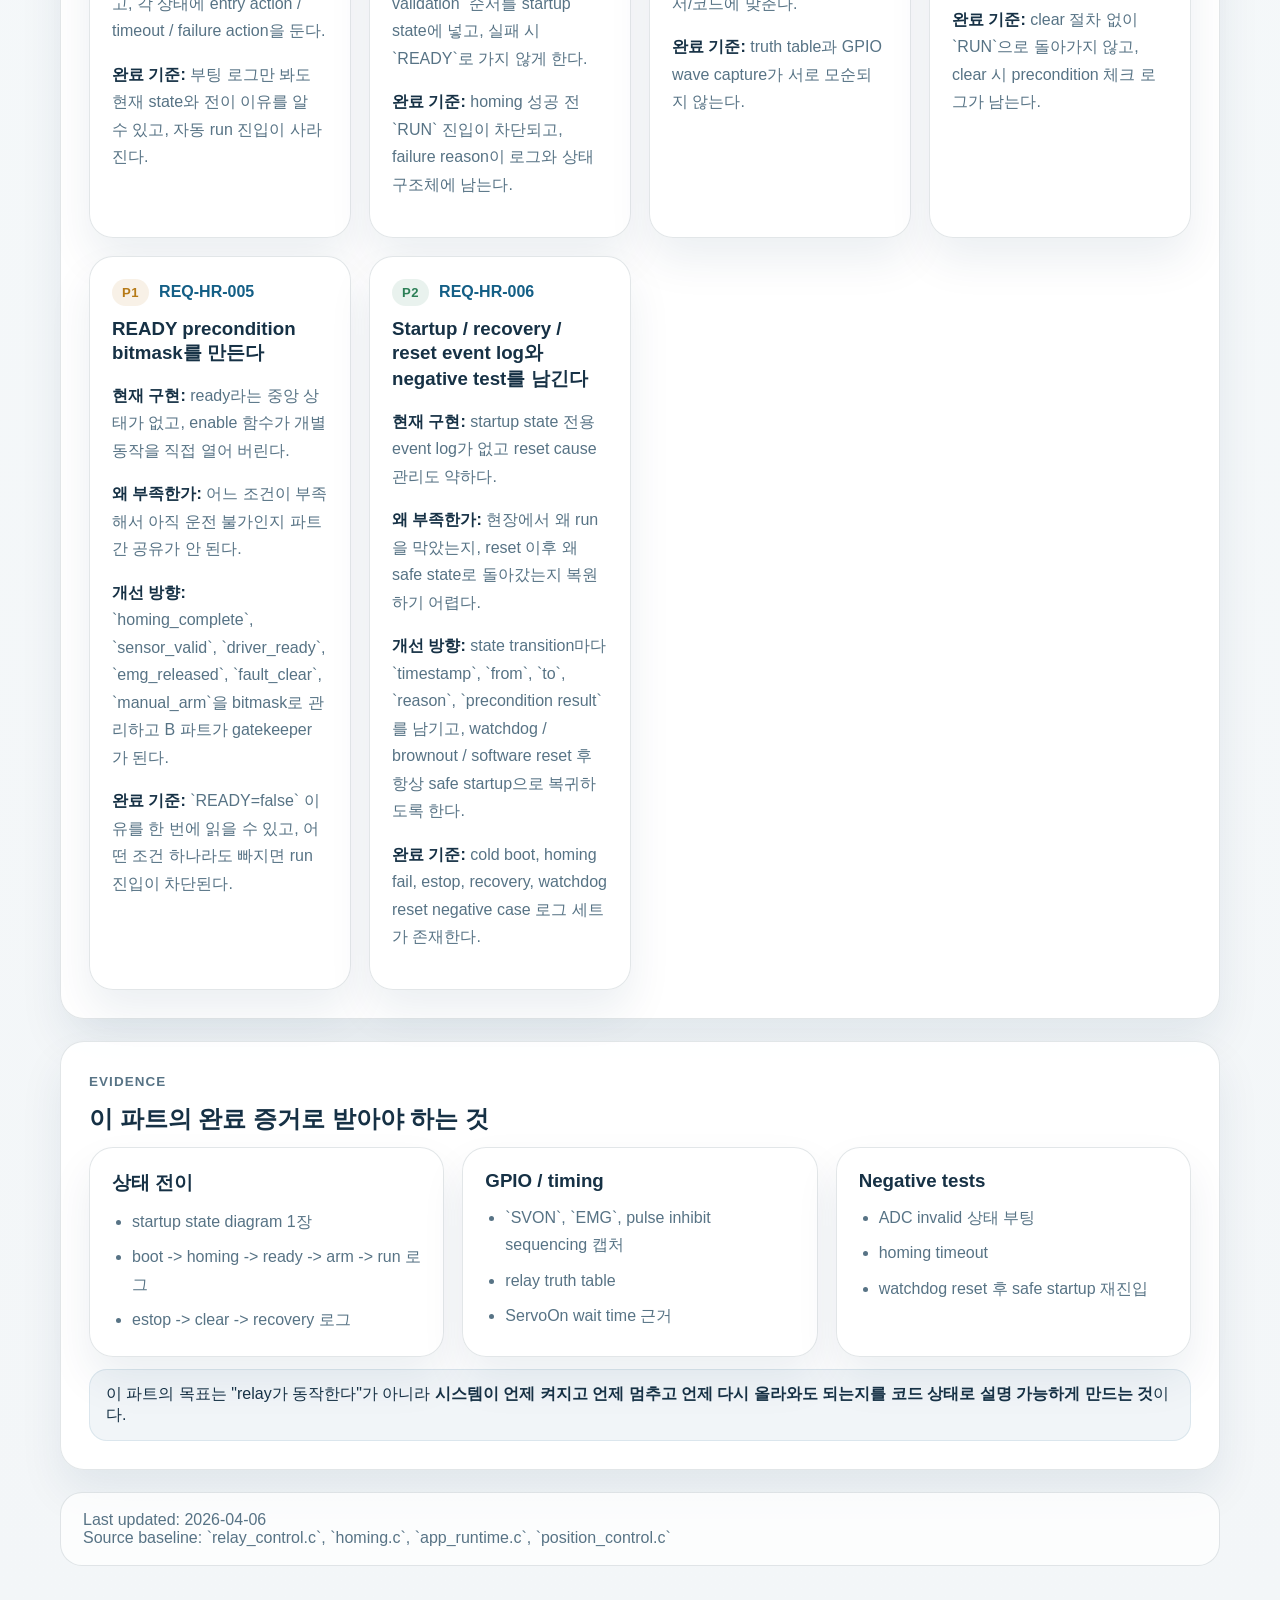
<file: Doc/members/homing_relay.html>
<!DOCTYPE html>
<html lang="ko">
<head>
  <meta charset="UTF-8">
  <meta name="viewport" content="width=device-width, initial-scale=1.0">
  <title>Homing + Relay Assignment Brief</title>
  <link rel="stylesheet" href="member_brief.css">
</head>
<body>
  <main class="page">
    <div class="back-row">
      <a class="back-link" href="../README.md">Doc index</a>
      <a class="back-link" href="../steering_portal/index.html">Steering portal</a>
      <a class="back-link" href="../REQ/steering_project_req_ownership_guide.html">REQ guide</a>
    </div>

    <header class="hero">
      <p class="eyebrow">Member Brief</p>
      <h1>Homing + Relay 담당 상세 할당서</h1>
      <p>
        이 문서는 startup safety 담당자가 지금 코드에서 어디까지 되어 있고 무엇이 아직 비어 있는지 기준점을 명확히 정리한 문서다.
        현재 `relay_control.c`와 `homing.c`는 각각 최소 기능은 있지만,
        실제 시스템은 아직 <span class="strong">startup state machine 없이 자동 servo on + 자동 control enable</span>로 동작한다.
        따라서 이 파트의 가장 큰 과제는 기능 추가보다 운영 순서를 안전 계약으로 바꾸는 것이다.
      </p>
      <div class="chip-row">
        <span class="chip">Owner: Startup / Homing / Relay</span>
        <span class="chip">관련 상위 REQ: REQ-P0-003</span>
        <span class="chip">연결 파트: Sensor / Pulse / Control</span>
        <span class="chip">기준 코드: 2026-04-06</span>
      </div>

      <div class="hero-grid section">
        <article class="hero-card">
          <h3>이번 주 바로 맡길 일</h3>
          <ol>
            <li>`app_runtime.c`의 자동 `Relay_ServoOn()`과 자동 `PositionControl_Enable()`을 state machine으로 대체한다.</li>
            <li>homing을 startup path에 실제로 넣고 성공 전에는 `RUN` 진입을 막는다.</li>
            <li>`SVON`, `EMG`, `pulse allow`, `control enable` truth table을 한 장으로 고정한다.</li>
          </ol>
        </article>
        <article class="hero-card">
          <h3>왜 이 파트가 급한가</h3>
          <p>
            sensor와 pulse가 좋아져도, 부팅 직후 자동 enable이 남아 있으면 시스템 안전 설명이 약하다.
            실제 운영에서는 "어떻게 움직이나"보다 "언제 절대 움직이면 안 되나"가 먼저다.
          </p>
        </article>
        <article class="hero-card">
          <h3>현재 코드의 좋은 점</h3>
          <p>
            relay active level은 코드에 이미 반영돼 있고, homing도 ADC absolute angle을 encoder offset으로 연결하는 최소 골격은 있다.
            즉 전부 새로 만드는 게 아니라, 현재 skeleton을 startup contract로 통합하는 작업이다.
          </p>
        </article>
      </div>
    </header>

    <section class="panel">
      <p class="eyebrow">2026-04-05 Log Review</p>
      <h2>26-04-05 로그 기준 재판정</h2>
      <div class="hero-grid section">
        <article class="hero-card">
          <h3>로그로 확인된 것</h3>
          <ul>
            <li>이번 run에서도 별도 startup state log나 homing sequence 없이 바로 제어 동작이 진행되어, auto servo on + auto enable baseline이 그대로 남아 있음을 보여준다.</li>
            <li>즉 bring-up 편의성은 유지되지만, homing / ready / arm contract는 아직 시스템 운전 조건에 통합되지 않았다.</li>
          </ul>
        </article>
        <article class="hero-card">
          <h3>아직 로그로 못 닫은 것</h3>
          <ul>
            <li><code>BOOT -&gt; HOMING -&gt; READY -&gt; ARMED -&gt; RUN</code> state machine evidence가 없다.</li>
            <li>SVON, EMG, pulse allow truth table과 clear/recovery 절차도 이번 로그로는 여전히 확인되지 않는다.</li>
            <li>ADC validity 기반 homing 성공 / 실패 판단은 실행 경로에 올라오지 않았다.</li>
          </ul>
        </article>
      </div>
    </section>

    <section class="panel">
      <p class="eyebrow">Current Baseline</p>
      <h2>현재 코드에서 이미 구현된 것</h2>
      <table>
        <thead>
          <tr>
            <th>파일</th>
            <th>현재 구현</th>
            <th>이미 되는 점</th>
            <th>아직 부족한 점</th>
          </tr>
        </thead>
        <tbody>
          <tr>
            <td class="mono">Core/Src/relay_control.c</td>
            <td>`Relay_Init`, `Relay_ServoOn`, `Relay_ServoOff`, `Relay_Emergency`, `Relay_EmergencyRelease`가 active-low GPIO wrapper로 구현돼 있다.</td>
            <td>기본 relay 제어 자체는 단순하고 명확하다. `SVON OFF`, `EMG released` 초기 상태도 명시돼 있다.</td>
            <td>shadow state, readback, sequencing delay, truth table, fault reason이 없다.</td>
          </tr>
          <tr>
            <td class="mono">Core/Src/homing.c</td>
            <td>`ADC_Pot_GetSample()`로 steering angle을 읽고 motor axis로 변환한 뒤 encoder offset을 적용한다.</td>
            <td>ADC absolute sensor와 encoder offset을 연결하는 최소 homing skeleton은 있다.</td>
            <td>ADC validity bit를 검사하지 않고 timeout / retry / validation / failure reason이 없다.</td>
          </tr>
          <tr>
            <td class="mono">Core/Src/app_runtime.c</td>
            <td>초기화 후 `Relay_ServoOn()`, `HAL_Delay(500)`, `EncoderReader_Reset()`, `PositionControl_SetTargetWithSource(0deg)`, `PositionControl_Enable()`를 자동 실행한다.</td>
            <td>bring-up용 자동 시작 흐름이라 bench 테스트는 빠르다.</td>
            <td>homing이 startup path에 전혀 들어가 있지 않고, ready/arm 상태도 없다.</td>
          </tr>
          <tr>
            <td class="mono">Core/Src/position_control.c</td>
            <td>`PositionControl_Enable()`가 `Relay_EmergencyRelease()`를 바로 호출하고, `PositionControl_EmergencyStop()`는 `Relay_Emergency()`를 호출한다.</td>
            <td>control layer와 relay layer가 최소한 연결은 돼 있다.</td>
            <td>EMG release가 startup gatekeeper가 아니라 enable 함수 안에 흩어져 있어 중앙집중 safety contract가 약하다.</td>
          </tr>
        </tbody>
      </table>
    </section>

    <section class="panel">
      <p class="eyebrow">Gap Analysis</p>
      <h2>지금 상태가 왜 부족한가</h2>
      <div class="issue-grid">
        <article class="issue-card critical">
          <h3>부팅 직후 자동 enable이 남아 있다</h3>
          <p>
            startup 직후 자동 `ServoOn`과 자동 `Control Enable`은 bring-up에는 편하지만,
            homing 완료나 ready precondition 없이 pulse path를 열 수 있다는 뜻이다.
          </p>
        </article>
        <article class="issue-card critical">
          <h3>Homing이 실제 startup flow에 통합되지 않았다</h3>
          <p>
            `homing.c`는 존재하지만 `app_runtime.c`에서 호출되지 않는다.
            즉 코드상 homing 모듈이 있어도 현재 시스템 운전 조건과는 분리되어 있다.
          </p>
        </article>
        <article class="issue-card warning">
          <h3>Relay truth table이 없다</h3>
          <p>
            `SVON`, `EMG`, `control enable`, `pulse allow`가 어떤 상태에서 어떻게 조합되는지 표가 없다.
            그 결과 enable/disable/estop/recovery가 모듈별로 흩어진다.
          </p>
        </article>
        <article class="issue-card warning">
          <h3>ESTOP과 reset recovery가 latch 계약으로 닫히지 않았다</h3>
          <p>
            emergency stop 동작은 있지만, 명시적 clear 절차와 reset 이후 safe startup 재진입 정책이 아직 없다.
          </p>
        </article>
      </div>
    </section>

    <section class="panel">
      <p class="eyebrow">Detailed REQ</p>
      <h2>팀원에게 그대로 넘길 실행형 요구사항</h2>
      <div class="req-grid">
        <article class="req-card">
          <div class="req-top">
            <span class="priority p0">P0</span>
            <span class="req-id">REQ-HR-001</span>
          </div>
          <h3>Startup state machine을 `app_runtime.c`에 실제로 넣는다</h3>
          <p><span class="strong">현재 구현:</span> init 후 순차 호출로 자동 `ServoOn`과 자동 `Enable`이 실행된다.</p>
          <p><span class="strong">왜 부족한가:</span> boot, homing, ready, run, estop, recovery가 상태로 분리되지 않아 운영 가능 조건을 설명하기 어렵다.</p>
          <p><span class="strong">개선 방향:</span> 최소 `BOOT -> SERVO_OFF -> HOMING -> READY -> ARMED -> RUN -> ESTOP_LATCH -> RECOVERY` state를 정의하고, 각 상태에 entry action / timeout / failure action을 둔다.</p>
          <p><span class="strong">완료 기준:</span> 부팅 로그만 봐도 현재 state와 전이 이유를 알 수 있고, 자동 run 진입이 사라진다.</p>
        </article>

        <article class="req-card">
          <div class="req-top">
            <span class="priority p0">P0</span>
            <span class="req-id">REQ-HR-002</span>
          </div>
          <h3>Homing을 startup path에 통합하고 validity check를 강제한다</h3>
          <p><span class="strong">현재 구현:</span> `Homing_FindZero()`는 ADC sample 하나로 encoder offset을 적용하고 끝난다.</p>
          <p><span class="strong">왜 부족한가:</span> `validity` bit를 검사하지 않고, 실패 시 이유도 남기지 않으며, homing 성공 전에도 enable이 가능하다.</p>
          <p><span class="strong">개선 방향:</span> `ADC init -> sample validity -> reference decision -> encoder reset/offset -> homing validation` 순서를 startup state에 넣고, 실패 시 `READY`로 가지 않게 한다.</p>
          <p><span class="strong">완료 기준:</span> homing 성공 전 `RUN` 진입이 차단되고, failure reason이 로그와 상태 구조체에 남는다.</p>
        </article>

        <article class="req-card">
          <div class="req-top">
            <span class="priority p0">P0</span>
            <span class="req-id">REQ-HR-003</span>
          </div>
          <h3>Relay truth table과 sequencing timing을 고정한다</h3>
          <p><span class="strong">현재 구현:</span> relay 함수는 있지만 상태별 조합표와 timing contract가 없다.</p>
          <p><span class="strong">왜 부족한가:</span> `SVON`, `EMG`, pulse inhibit, control enable이 어느 상태에서 허용되는지 모르면 안전 리뷰가 어렵다.</p>
          <p><span class="strong">개선 방향:</span> state별 `SVON`, `EMG`, `Pulse allowed`, `Control enabled` 표를 만들고, `ServoOn` 이후 wait time과 `EMG release` 순서를 문서/코드에 맞춘다.</p>
          <p><span class="strong">완료 기준:</span> truth table과 GPIO wave capture가 서로 모순되지 않는다.</p>
        </article>

        <article class="req-card">
          <div class="req-top">
            <span class="priority p1">P1</span>
            <span class="req-id">REQ-HR-004</span>
          </div>
          <h3>ESTOP을 latch 상태로 만들고 clear 절차를 분리한다</h3>
          <p><span class="strong">현재 구현:</span> `PositionControl_EmergencyStop()`는 relay emergency를 호출하지만, clear policy는 별도 state machine으로 닫혀 있지 않다.</p>
          <p><span class="strong">왜 부족한가:</span> fault가 잠깐 풀렸다고 바로 다시 enable되면 안전성이 약하다.</p>
          <p><span class="strong">개선 방향:</span> `ESTOP_LATCH`와 명시적 clear API를 두고, `AUTO/MANUAL` 전환만으로 자동 복귀되지 않게 한다.</p>
          <p><span class="strong">완료 기준:</span> clear 절차 없이 `RUN`으로 돌아가지 않고, clear 시 precondition 체크 로그가 남는다.</p>
        </article>

        <article class="req-card">
          <div class="req-top">
            <span class="priority p1">P1</span>
            <span class="req-id">REQ-HR-005</span>
          </div>
          <h3>READY precondition bitmask를 만든다</h3>
          <p><span class="strong">현재 구현:</span> ready라는 중앙 상태가 없고, enable 함수가 개별 동작을 직접 열어 버린다.</p>
          <p><span class="strong">왜 부족한가:</span> 어느 조건이 부족해서 아직 운전 불가인지 파트 간 공유가 안 된다.</p>
          <p><span class="strong">개선 방향:</span> `homing_complete`, `sensor_valid`, `driver_ready`, `emg_released`, `fault_clear`, `manual_arm`을 bitmask로 관리하고 B 파트가 gatekeeper가 된다.</p>
          <p><span class="strong">완료 기준:</span> `READY=false` 이유를 한 번에 읽을 수 있고, 어떤 조건 하나라도 빠지면 run 진입이 차단된다.</p>
        </article>

        <article class="req-card">
          <div class="req-top">
            <span class="priority p2">P2</span>
            <span class="req-id">REQ-HR-006</span>
          </div>
          <h3>Startup / recovery / reset event log와 negative test를 남긴다</h3>
          <p><span class="strong">현재 구현:</span> startup state 전용 event log가 없고 reset cause 관리도 약하다.</p>
          <p><span class="strong">왜 부족한가:</span> 현장에서 왜 run을 막았는지, reset 이후 왜 safe state로 돌아갔는지 복원하기 어렵다.</p>
          <p><span class="strong">개선 방향:</span> state transition마다 `timestamp`, `from`, `to`, `reason`, `precondition result`를 남기고, watchdog / brownout / software reset 후 항상 safe startup으로 복귀하도록 한다.</p>
          <p><span class="strong">완료 기준:</span> cold boot, homing fail, estop, recovery, watchdog reset negative case 로그 세트가 존재한다.</p>
        </article>
      </div>
    </section>

    <section class="panel">
      <p class="eyebrow">Evidence</p>
      <h2>이 파트의 완료 증거로 받아야 하는 것</h2>
      <div class="evidence-grid">
        <article class="evidence-card">
          <h3>상태 전이</h3>
          <ul>
            <li>startup state diagram 1장</li>
            <li>boot -> homing -> ready -> arm -> run 로그</li>
            <li>estop -> clear -> recovery 로그</li>
          </ul>
        </article>
        <article class="evidence-card">
          <h3>GPIO / timing</h3>
          <ul>
            <li>`SVON`, `EMG`, pulse inhibit sequencing 캡처</li>
            <li>relay truth table</li>
            <li>ServoOn wait time 근거</li>
          </ul>
        </article>
        <article class="evidence-card">
          <h3>Negative tests</h3>
          <ul>
            <li>ADC invalid 상태 부팅</li>
            <li>homing timeout</li>
            <li>watchdog reset 후 safe startup 재진입</li>
          </ul>
        </article>
      </div>
      <div class="note">
        이 파트의 목표는 "relay가 동작한다"가 아니라
        <span class="strong">시스템이 언제 켜지고 언제 멈추고 언제 다시 올라와도 되는지를 코드 상태로 설명 가능하게 만드는 것</span>이다.
      </div>
    </section>

    <div class="footer">
      Last updated: 2026-04-06<br>
      Source baseline: `relay_control.c`, `homing.c`, `app_runtime.c`, `position_control.c`
    </div>
  </main>
</body>
</html>
</file>
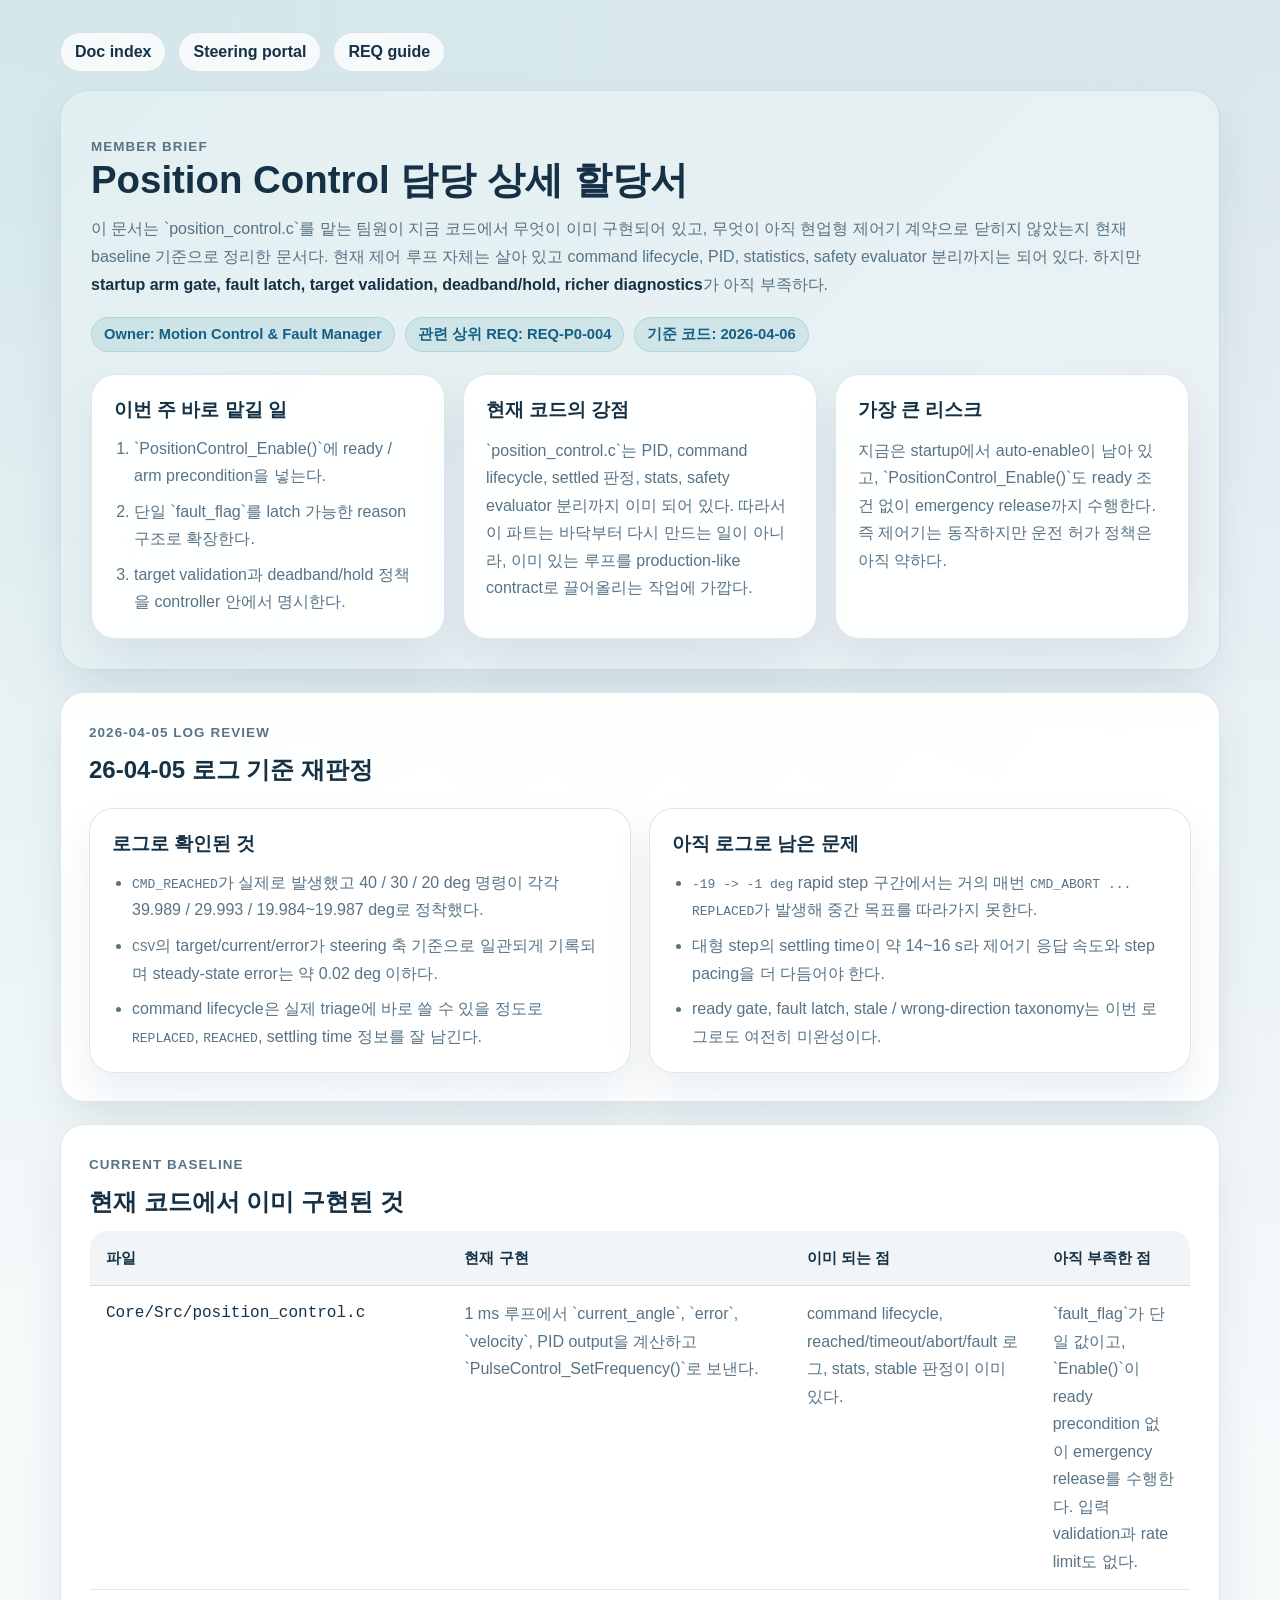
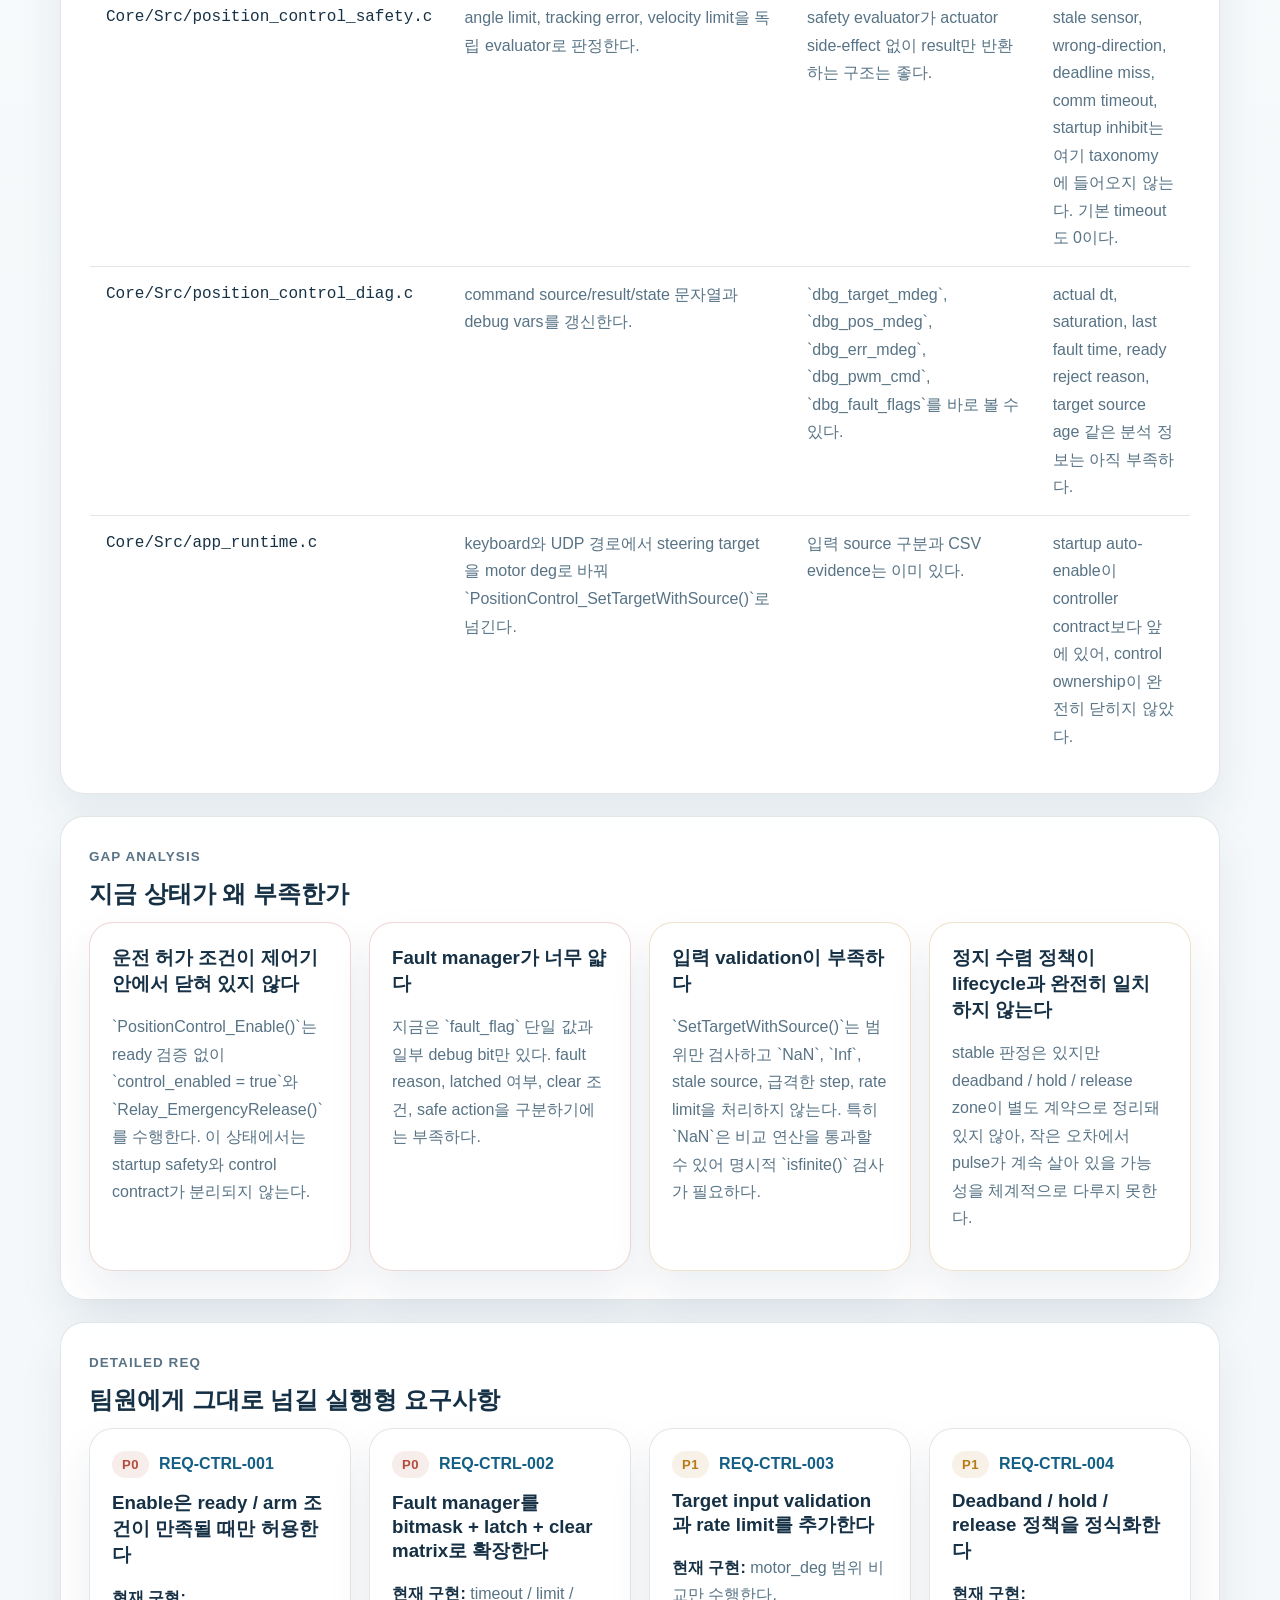
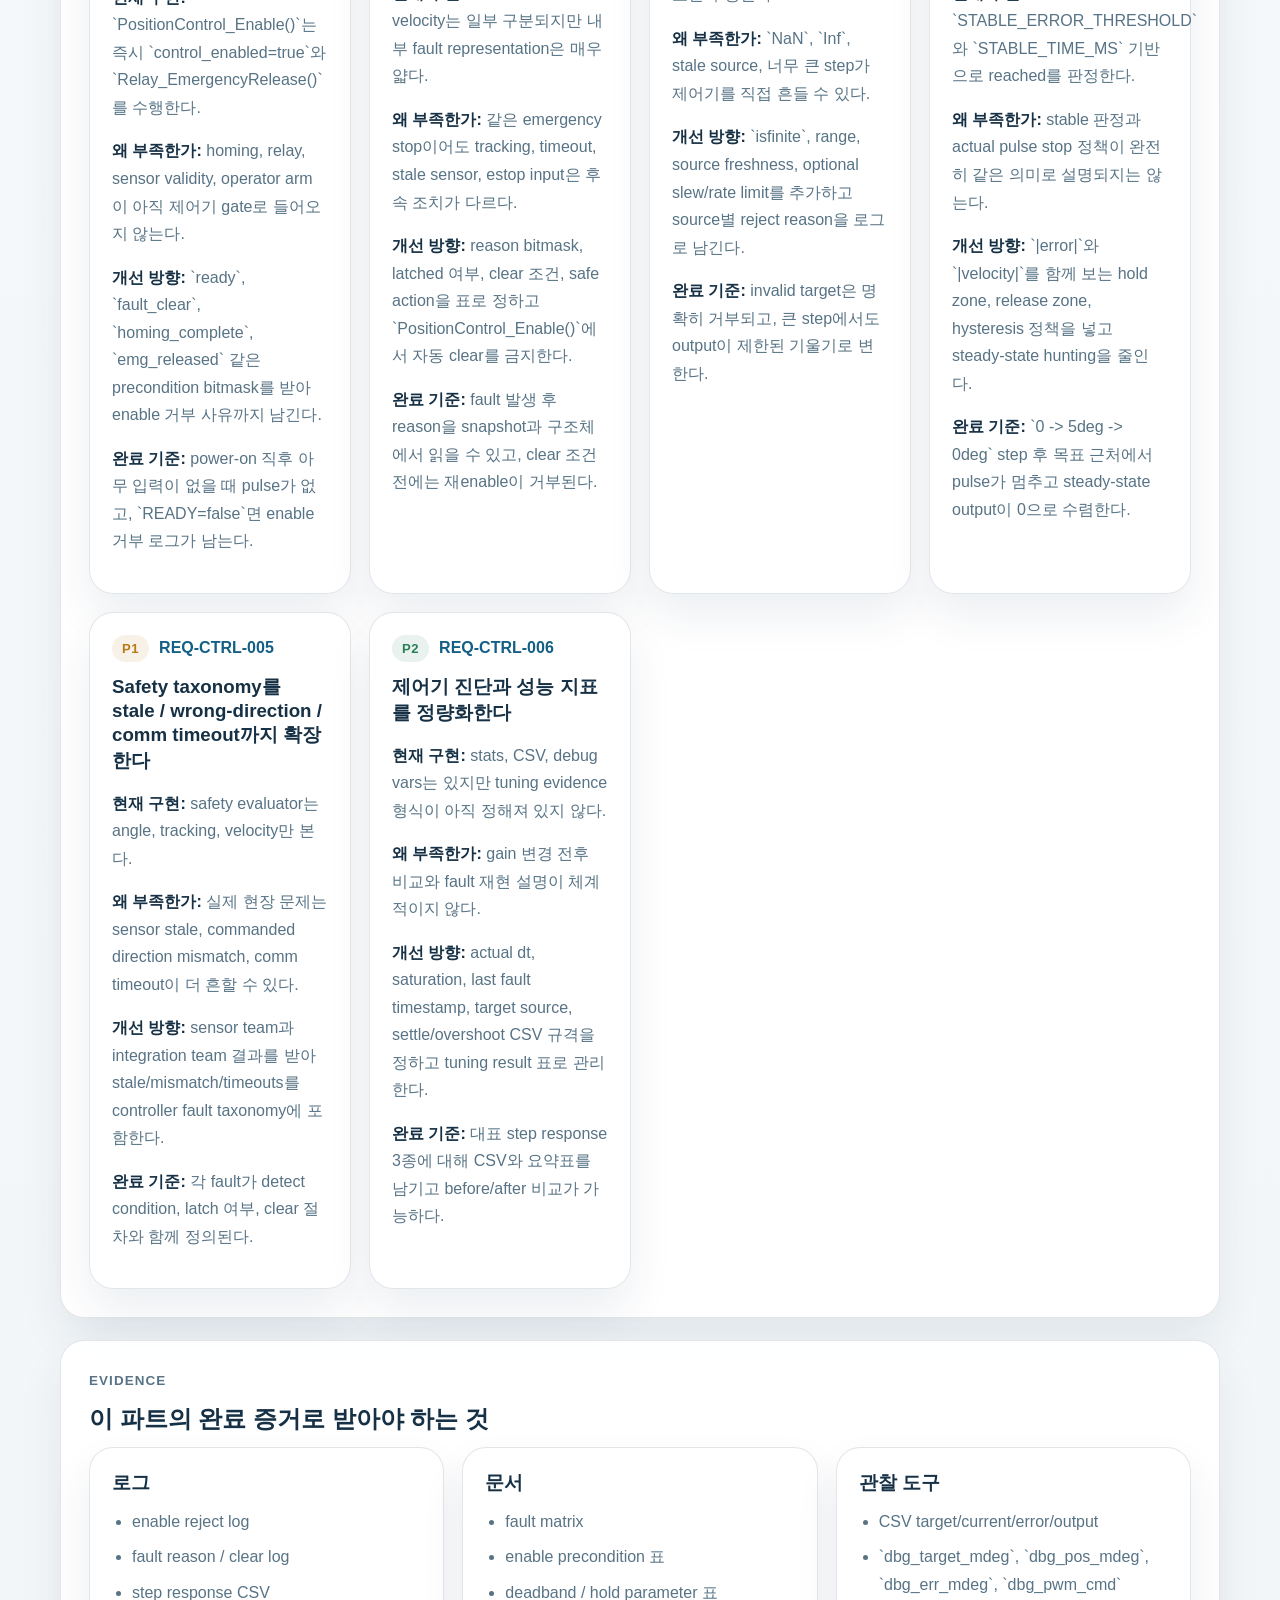
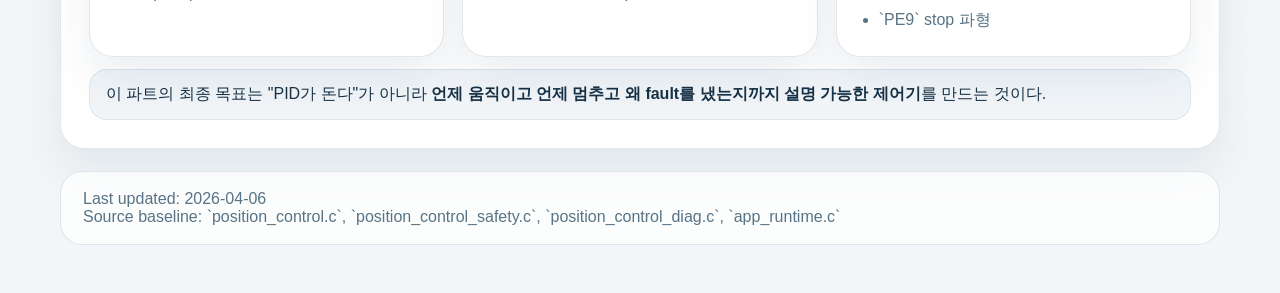
<file: Doc/members/position_control.html>
<!DOCTYPE html>
<html lang="ko">
<head>
  <meta charset="UTF-8">
  <meta name="viewport" content="width=device-width, initial-scale=1.0">
  <title>Position Control Assignment Brief</title>
  <link rel="stylesheet" href="member_brief.css">
</head>
<body>
  <main class="page">
    <div class="back-row">
      <a class="back-link" href="../README.md">Doc index</a>
      <a class="back-link" href="../steering_portal/index.html">Steering portal</a>
      <a class="back-link" href="../REQ/steering_project_req_ownership_guide.html">REQ guide</a>
    </div>

    <header class="hero">
      <p class="eyebrow">Member Brief</p>
      <h1>Position Control 담당 상세 할당서</h1>
      <p>
        이 문서는 `position_control.c`를 맡는 팀원이 지금 코드에서 무엇이 이미 구현되어 있고,
        무엇이 아직 현업형 제어기 계약으로 닫히지 않았는지 현재 baseline 기준으로 정리한 문서다.
        현재 제어 루프 자체는 살아 있고 command lifecycle, PID, statistics, safety evaluator 분리까지는 되어 있다.
        하지만 <span class="strong">startup arm gate, fault latch, target validation, deadband/hold, richer diagnostics</span>가 아직 부족하다.
      </p>
      <div class="chip-row">
        <span class="chip">Owner: Motion Control &amp; Fault Manager</span>
        <span class="chip">관련 상위 REQ: REQ-P0-004</span>
        <span class="chip">기준 코드: 2026-04-06</span>
      </div>

      <div class="hero-grid section">
        <article class="hero-card">
          <h3>이번 주 바로 맡길 일</h3>
          <ol>
            <li>`PositionControl_Enable()`에 ready / arm precondition을 넣는다.</li>
            <li>단일 `fault_flag`를 latch 가능한 reason 구조로 확장한다.</li>
            <li>target validation과 deadband/hold 정책을 controller 안에서 명시한다.</li>
          </ol>
        </article>
        <article class="hero-card">
          <h3>현재 코드의 강점</h3>
          <p>
            `position_control.c`는 PID, command lifecycle, settled 판정, stats, safety evaluator 분리까지 이미 되어 있다.
            따라서 이 파트는 바닥부터 다시 만드는 일이 아니라, 이미 있는 루프를 production-like contract로 끌어올리는 작업에 가깝다.
          </p>
        </article>
        <article class="hero-card">
          <h3>가장 큰 리스크</h3>
          <p>
            지금은 startup에서 auto-enable이 남아 있고, `PositionControl_Enable()`도 ready 조건 없이 emergency release까지 수행한다.
            즉 제어기는 동작하지만 운전 허가 정책은 아직 약하다.
          </p>
        </article>
      </div>
    </header>

    <section class="panel">
      <p class="eyebrow">2026-04-05 Log Review</p>
      <h2>26-04-05 로그 기준 재판정</h2>
      <div class="hero-grid section">
        <article class="hero-card">
          <h3>로그로 확인된 것</h3>
          <ul>
            <li><code>CMD_REACHED</code>가 실제로 발생했고 40 / 30 / 20 deg 명령이 각각 39.989 / 29.993 / 19.984~19.987 deg로 정착했다.</li>
            <li><code>CSV</code>의 target/current/error가 steering 축 기준으로 일관되게 기록되며 steady-state error는 약 0.02 deg 이하다.</li>
            <li>command lifecycle은 실제 triage에 바로 쓸 수 있을 정도로 <code>REPLACED</code>, <code>REACHED</code>, settling time 정보를 잘 남긴다.</li>
          </ul>
        </article>
        <article class="hero-card">
          <h3>아직 로그로 남은 문제</h3>
          <ul>
            <li><code>-19 -&gt; -1 deg</code> rapid step 구간에서는 거의 매번 <code>CMD_ABORT ... REPLACED</code>가 발생해 중간 목표를 따라가지 못한다.</li>
            <li>대형 step의 settling time이 약 14~16 s라 제어기 응답 속도와 step pacing을 더 다듬어야 한다.</li>
            <li>ready gate, fault latch, stale / wrong-direction taxonomy는 이번 로그로도 여전히 미완성이다.</li>
          </ul>
        </article>
      </div>
    </section>

    <section class="panel">
      <p class="eyebrow">Current Baseline</p>
      <h2>현재 코드에서 이미 구현된 것</h2>
      <table>
        <thead>
          <tr>
            <th>파일</th>
            <th>현재 구현</th>
            <th>이미 되는 점</th>
            <th>아직 부족한 점</th>
          </tr>
        </thead>
        <tbody>
          <tr>
            <td class="mono">Core/Src/position_control.c</td>
            <td>1 ms 루프에서 `current_angle`, `error`, `velocity`, PID output을 계산하고 `PulseControl_SetFrequency()`로 보낸다.</td>
            <td>command lifecycle, reached/timeout/abort/fault 로그, stats, stable 판정이 이미 있다.</td>
            <td>`fault_flag`가 단일 값이고, `Enable()`이 ready precondition 없이 emergency release를 수행한다. 입력 validation과 rate limit도 없다.</td>
          </tr>
          <tr>
            <td class="mono">Core/Src/position_control_safety.c</td>
            <td>angle limit, tracking error, velocity limit을 독립 evaluator로 판정한다.</td>
            <td>safety evaluator가 actuator side-effect 없이 result만 반환하는 구조는 좋다.</td>
            <td>stale sensor, wrong-direction, deadline miss, comm timeout, startup inhibit는 여기 taxonomy에 들어오지 않는다. 기본 timeout도 0이다.</td>
          </tr>
          <tr>
            <td class="mono">Core/Src/position_control_diag.c</td>
            <td>command source/result/state 문자열과 debug vars를 갱신한다.</td>
            <td>`dbg_target_mdeg`, `dbg_pos_mdeg`, `dbg_err_mdeg`, `dbg_pwm_cmd`, `dbg_fault_flags`를 바로 볼 수 있다.</td>
            <td>actual dt, saturation, last fault time, ready reject reason, target source age 같은 분석 정보는 아직 부족하다.</td>
          </tr>
          <tr>
            <td class="mono">Core/Src/app_runtime.c</td>
            <td>keyboard와 UDP 경로에서 steering target을 motor deg로 바꿔 `PositionControl_SetTargetWithSource()`로 넘긴다.</td>
            <td>입력 source 구분과 CSV evidence는 이미 있다.</td>
            <td>startup auto-enable이 controller contract보다 앞에 있어, control ownership이 완전히 닫히지 않았다.</td>
          </tr>
        </tbody>
      </table>
    </section>

    <section class="panel">
      <p class="eyebrow">Gap Analysis</p>
      <h2>지금 상태가 왜 부족한가</h2>
      <div class="issue-grid">
        <article class="issue-card critical">
          <h3>운전 허가 조건이 제어기 안에서 닫혀 있지 않다</h3>
          <p>
            `PositionControl_Enable()`는 ready 검증 없이 `control_enabled = true`와 `Relay_EmergencyRelease()`를 수행한다.
            이 상태에서는 startup safety와 control contract가 분리되지 않는다.
          </p>
        </article>
        <article class="issue-card critical">
          <h3>Fault manager가 너무 얇다</h3>
          <p>
            지금은 `fault_flag` 단일 값과 일부 debug bit만 있다.
            fault reason, latched 여부, clear 조건, safe action을 구분하기에는 부족하다.
          </p>
        </article>
        <article class="issue-card warning">
          <h3>입력 validation이 부족하다</h3>
          <p>
            `SetTargetWithSource()`는 범위만 검사하고 `NaN`, `Inf`, stale source, 급격한 step, rate limit을 처리하지 않는다.
            특히 `NaN`은 비교 연산을 통과할 수 있어 명시적 `isfinite()` 검사가 필요하다.
          </p>
        </article>
        <article class="issue-card warning">
          <h3>정지 수렴 정책이 lifecycle과 완전히 일치하지 않는다</h3>
          <p>
            stable 판정은 있지만 deadband / hold / release zone이 별도 계약으로 정리돼 있지 않아,
            작은 오차에서 pulse가 계속 살아 있을 가능성을 체계적으로 다루지 못한다.
          </p>
        </article>
      </div>
    </section>

    <section class="panel">
      <p class="eyebrow">Detailed REQ</p>
      <h2>팀원에게 그대로 넘길 실행형 요구사항</h2>
      <div class="req-grid">
        <article class="req-card">
          <div class="req-top"><span class="priority p0">P0</span><span class="req-id">REQ-CTRL-001</span></div>
          <h3>Enable은 ready / arm 조건이 만족될 때만 허용한다</h3>
          <p><span class="strong">현재 구현:</span> `PositionControl_Enable()`는 즉시 `control_enabled=true`와 `Relay_EmergencyRelease()`를 수행한다.</p>
          <p><span class="strong">왜 부족한가:</span> homing, relay, sensor validity, operator arm이 아직 제어기 gate로 들어오지 않는다.</p>
          <p><span class="strong">개선 방향:</span> `ready`, `fault_clear`, `homing_complete`, `emg_released` 같은 precondition bitmask를 받아 enable 거부 사유까지 남긴다.</p>
          <p><span class="strong">완료 기준:</span> power-on 직후 아무 입력이 없을 때 pulse가 없고, `READY=false`면 enable 거부 로그가 남는다.</p>
        </article>

        <article class="req-card">
          <div class="req-top"><span class="priority p0">P0</span><span class="req-id">REQ-CTRL-002</span></div>
          <h3>Fault manager를 bitmask + latch + clear matrix로 확장한다</h3>
          <p><span class="strong">현재 구현:</span> timeout / limit / velocity는 일부 구분되지만 내부 fault representation은 매우 얇다.</p>
          <p><span class="strong">왜 부족한가:</span> 같은 emergency stop이어도 tracking, timeout, stale sensor, estop input은 후속 조치가 다르다.</p>
          <p><span class="strong">개선 방향:</span> reason bitmask, latched 여부, clear 조건, safe action을 표로 정하고 `PositionControl_Enable()`에서 자동 clear를 금지한다.</p>
          <p><span class="strong">완료 기준:</span> fault 발생 후 reason을 snapshot과 구조체에서 읽을 수 있고, clear 조건 전에는 재enable이 거부된다.</p>
        </article>

        <article class="req-card">
          <div class="req-top"><span class="priority p1">P1</span><span class="req-id">REQ-CTRL-003</span></div>
          <h3>Target input validation과 rate limit를 추가한다</h3>
          <p><span class="strong">현재 구현:</span> motor_deg 범위 비교만 수행한다.</p>
          <p><span class="strong">왜 부족한가:</span> `NaN`, `Inf`, stale source, 너무 큰 step가 제어기를 직접 흔들 수 있다.</p>
          <p><span class="strong">개선 방향:</span> `isfinite`, range, source freshness, optional slew/rate limit를 추가하고 source별 reject reason을 로그로 남긴다.</p>
          <p><span class="strong">완료 기준:</span> invalid target은 명확히 거부되고, 큰 step에서도 output이 제한된 기울기로 변한다.</p>
        </article>

        <article class="req-card">
          <div class="req-top"><span class="priority p1">P1</span><span class="req-id">REQ-CTRL-004</span></div>
          <h3>Deadband / hold / release 정책을 정식화한다</h3>
          <p><span class="strong">현재 구현:</span> `STABLE_ERROR_THRESHOLD`와 `STABLE_TIME_MS` 기반으로 reached를 판정한다.</p>
          <p><span class="strong">왜 부족한가:</span> stable 판정과 actual pulse stop 정책이 완전히 같은 의미로 설명되지는 않는다.</p>
          <p><span class="strong">개선 방향:</span> `|error|`와 `|velocity|`를 함께 보는 hold zone, release zone, hysteresis 정책을 넣고 steady-state hunting을 줄인다.</p>
          <p><span class="strong">완료 기준:</span> `0 -> 5deg -> 0deg` step 후 목표 근처에서 pulse가 멈추고 steady-state output이 0으로 수렴한다.</p>
        </article>

        <article class="req-card">
          <div class="req-top"><span class="priority p1">P1</span><span class="req-id">REQ-CTRL-005</span></div>
          <h3>Safety taxonomy를 stale / wrong-direction / comm timeout까지 확장한다</h3>
          <p><span class="strong">현재 구현:</span> safety evaluator는 angle, tracking, velocity만 본다.</p>
          <p><span class="strong">왜 부족한가:</span> 실제 현장 문제는 sensor stale, commanded direction mismatch, comm timeout이 더 흔할 수 있다.</p>
          <p><span class="strong">개선 방향:</span> sensor team과 integration team 결과를 받아 stale/mismatch/timeouts를 controller fault taxonomy에 포함한다.</p>
          <p><span class="strong">완료 기준:</span> 각 fault가 detect condition, latch 여부, clear 절차와 함께 정의된다.</p>
        </article>

        <article class="req-card">
          <div class="req-top"><span class="priority p2">P2</span><span class="req-id">REQ-CTRL-006</span></div>
          <h3>제어기 진단과 성능 지표를 정량화한다</h3>
          <p><span class="strong">현재 구현:</span> stats, CSV, debug vars는 있지만 tuning evidence 형식이 아직 정해져 있지 않다.</p>
          <p><span class="strong">왜 부족한가:</span> gain 변경 전후 비교와 fault 재현 설명이 체계적이지 않다.</p>
          <p><span class="strong">개선 방향:</span> actual dt, saturation, last fault timestamp, target source, settle/overshoot CSV 규격을 정하고 tuning result 표로 관리한다.</p>
          <p><span class="strong">완료 기준:</span> 대표 step response 3종에 대해 CSV와 요약표를 남기고 before/after 비교가 가능하다.</p>
        </article>
      </div>
    </section>

    <section class="panel">
      <p class="eyebrow">Evidence</p>
      <h2>이 파트의 완료 증거로 받아야 하는 것</h2>
      <div class="evidence-grid">
        <article class="evidence-card">
          <h3>로그</h3>
          <ul>
            <li>enable reject log</li>
            <li>fault reason / clear log</li>
            <li>step response CSV</li>
          </ul>
        </article>
        <article class="evidence-card">
          <h3>문서</h3>
          <ul>
            <li>fault matrix</li>
            <li>enable precondition 표</li>
            <li>deadband / hold parameter 표</li>
          </ul>
        </article>
        <article class="evidence-card">
          <h3>관찰 도구</h3>
          <ul>
            <li>CSV target/current/error/output</li>
            <li>`dbg_target_mdeg`, `dbg_pos_mdeg`, `dbg_err_mdeg`, `dbg_pwm_cmd`</li>
            <li>`PE9` stop 파형</li>
          </ul>
        </article>
      </div>
      <div class="note">
        이 파트의 최종 목표는 "PID가 돈다"가 아니라
        <span class="strong">언제 움직이고 언제 멈추고 왜 fault를 냈는지까지 설명 가능한 제어기</span>를 만드는 것이다.
      </div>
    </section>

    <div class="footer">
      Last updated: 2026-04-06<br>
      Source baseline: `position_control.c`, `position_control_safety.c`, `position_control_diag.c`, `app_runtime.c`
    </div>
  </main>
</body>
</html>
</file>
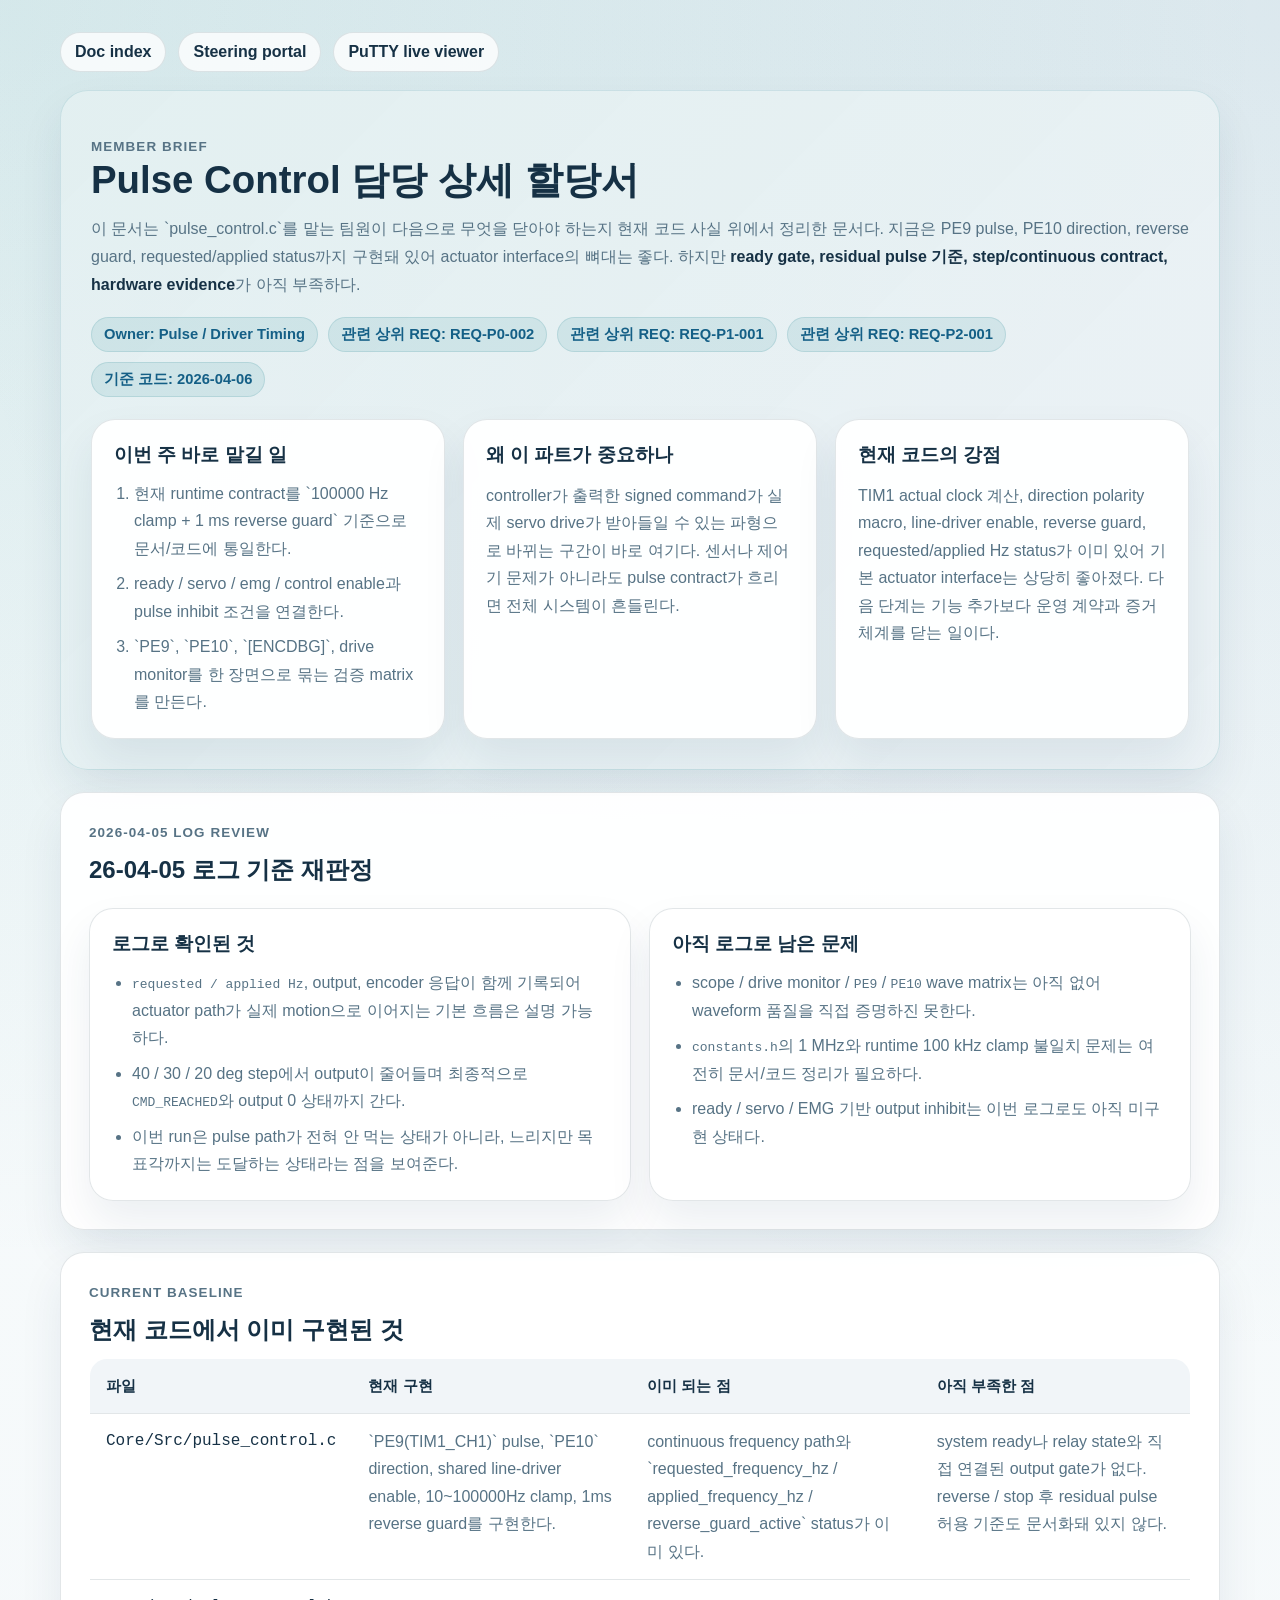
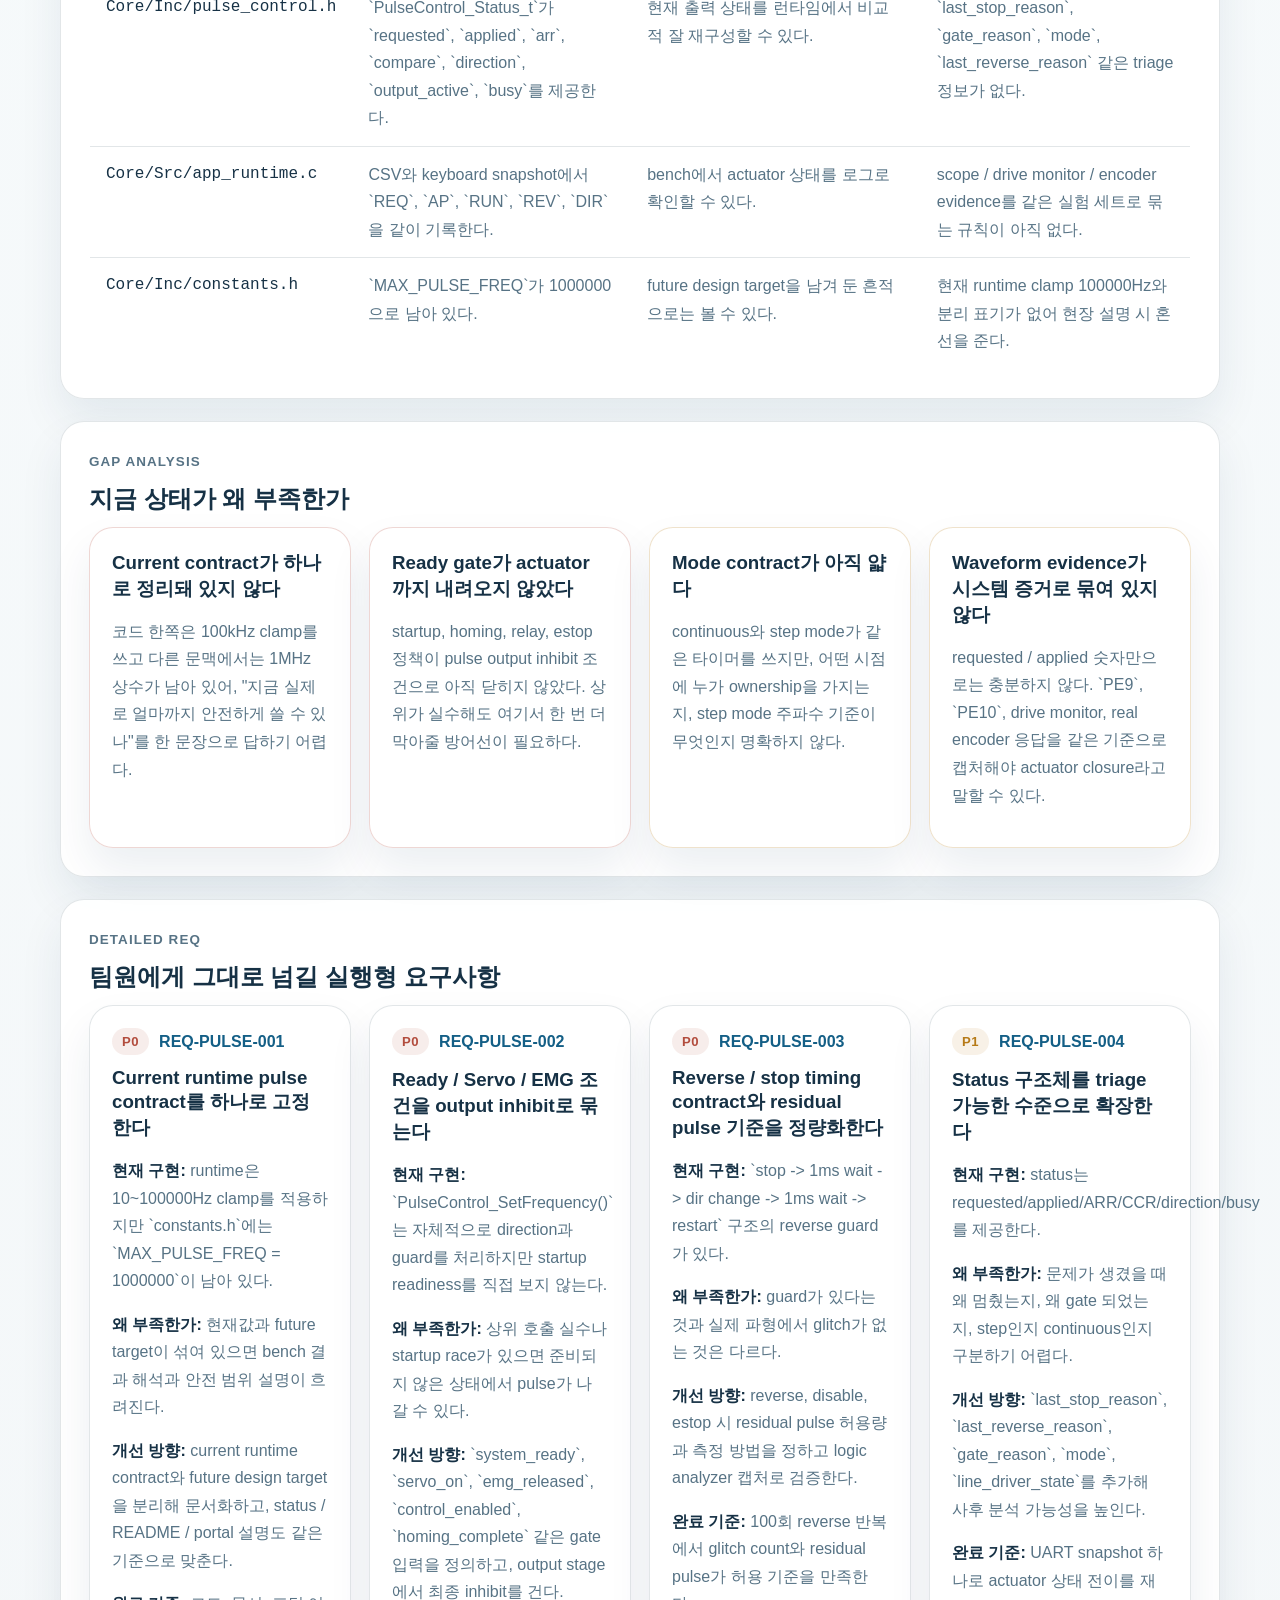
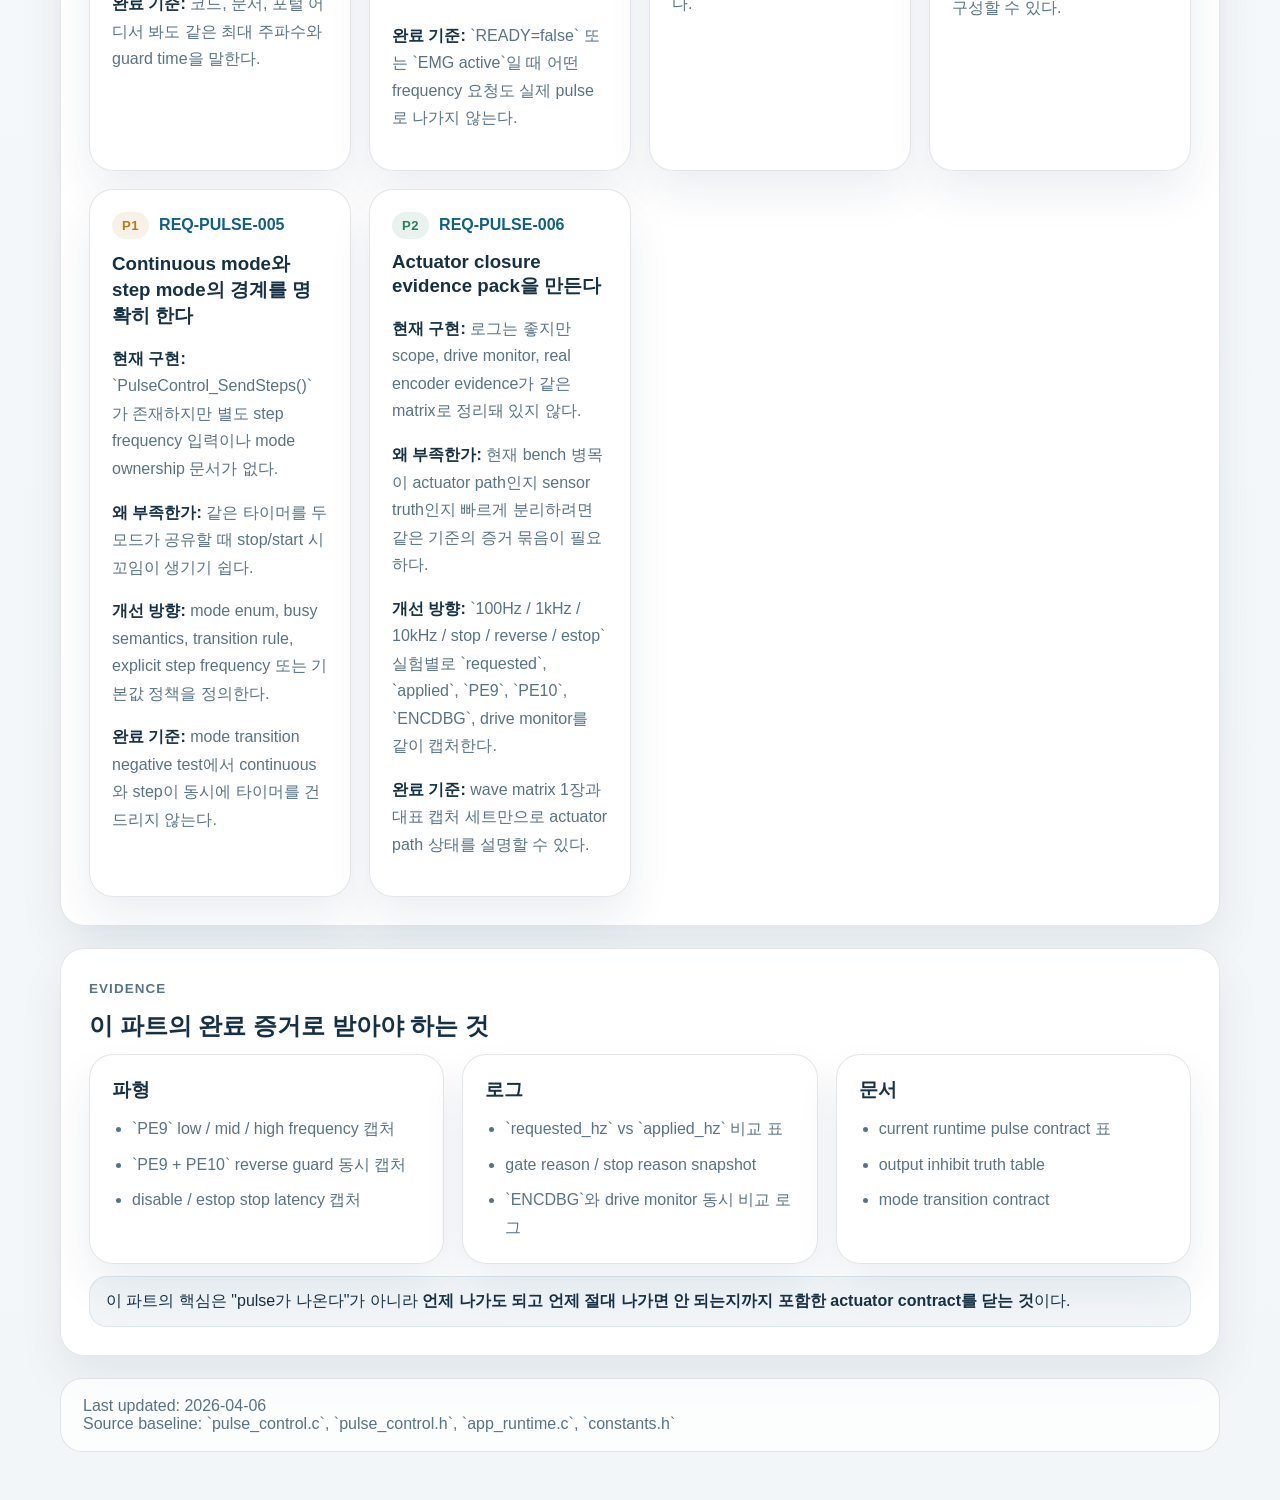
<file: Doc/members/pulse_control.html>
<!DOCTYPE html>
<html lang="ko">
<head>
  <meta charset="UTF-8">
  <meta name="viewport" content="width=device-width, initial-scale=1.0">
  <title>Pulse Control Assignment Brief</title>
  <link rel="stylesheet" href="member_brief.css">
</head>
<body>
  <main class="page">
    <div class="back-row">
      <a class="back-link" href="../README.md">Doc index</a>
      <a class="back-link" href="../steering_portal/index.html">Steering portal</a>
      <a class="back-link" href="../putty/index.html">PuTTY live viewer</a>
    </div>

    <header class="hero">
      <p class="eyebrow">Member Brief</p>
      <h1>Pulse Control 담당 상세 할당서</h1>
      <p>
        이 문서는 `pulse_control.c`를 맡는 팀원이 다음으로 무엇을 닫아야 하는지 현재 코드 사실 위에서 정리한 문서다.
        지금은 PE9 pulse, PE10 direction, reverse guard, requested/applied status까지 구현돼 있어 actuator interface의 뼈대는 좋다.
        하지만 <span class="strong">ready gate, residual pulse 기준, step/continuous contract, hardware evidence</span>가 아직 부족하다.
      </p>
      <div class="chip-row">
        <span class="chip">Owner: Pulse / Driver Timing</span>
        <span class="chip">관련 상위 REQ: REQ-P0-002</span>
        <span class="chip">관련 상위 REQ: REQ-P1-001</span>
        <span class="chip">관련 상위 REQ: REQ-P2-001</span>
        <span class="chip">기준 코드: 2026-04-06</span>
      </div>

      <div class="hero-grid section">
        <article class="hero-card">
          <h3>이번 주 바로 맡길 일</h3>
          <ol>
            <li>현재 runtime contract를 `100000 Hz clamp + 1 ms reverse guard` 기준으로 문서/코드에 통일한다.</li>
            <li>ready / servo / emg / control enable과 pulse inhibit 조건을 연결한다.</li>
            <li>`PE9`, `PE10`, `[ENCDBG]`, drive monitor를 한 장면으로 묶는 검증 matrix를 만든다.</li>
          </ol>
        </article>
        <article class="hero-card">
          <h3>왜 이 파트가 중요하나</h3>
          <p>
            controller가 출력한 signed command가 실제 servo drive가 받아들일 수 있는 파형으로 바뀌는 구간이 바로 여기다.
            센서나 제어기 문제가 아니라도 pulse contract가 흐리면 전체 시스템이 흔들린다.
          </p>
        </article>
        <article class="hero-card">
          <h3>현재 코드의 강점</h3>
          <p>
            TIM1 actual clock 계산, direction polarity macro, line-driver enable, reverse guard,
            requested/applied Hz status가 이미 있어 기본 actuator interface는 상당히 좋아졌다.
            다음 단계는 기능 추가보다 운영 계약과 증거 체계를 닫는 일이다.
          </p>
        </article>
      </div>
    </header>

    <section class="panel">
      <p class="eyebrow">2026-04-05 Log Review</p>
      <h2>26-04-05 로그 기준 재판정</h2>
      <div class="hero-grid section">
        <article class="hero-card">
          <h3>로그로 확인된 것</h3>
          <ul>
            <li><code>requested / applied Hz</code>, output, encoder 응답이 함께 기록되어 actuator path가 실제 motion으로 이어지는 기본 흐름은 설명 가능하다.</li>
            <li>40 / 30 / 20 deg step에서 output이 줄어들며 최종적으로 <code>CMD_REACHED</code>와 output 0 상태까지 간다.</li>
            <li>이번 run은 pulse path가 전혀 안 먹는 상태가 아니라, 느리지만 목표각까지는 도달하는 상태라는 점을 보여준다.</li>
          </ul>
        </article>
        <article class="hero-card">
          <h3>아직 로그로 남은 문제</h3>
          <ul>
            <li>scope / drive monitor / <code>PE9</code> / <code>PE10</code> wave matrix는 아직 없어 waveform 품질을 직접 증명하진 못한다.</li>
            <li><code>constants.h</code>의 1 MHz와 runtime 100 kHz clamp 불일치 문제는 여전히 문서/코드 정리가 필요하다.</li>
            <li>ready / servo / EMG 기반 output inhibit는 이번 로그로도 아직 미구현 상태다.</li>
          </ul>
        </article>
      </div>
    </section>

    <section class="panel">
      <p class="eyebrow">Current Baseline</p>
      <h2>현재 코드에서 이미 구현된 것</h2>
      <table>
        <thead>
          <tr>
            <th>파일</th>
            <th>현재 구현</th>
            <th>이미 되는 점</th>
            <th>아직 부족한 점</th>
          </tr>
        </thead>
        <tbody>
          <tr>
            <td class="mono">Core/Src/pulse_control.c</td>
            <td>`PE9(TIM1_CH1)` pulse, `PE10` direction, shared line-driver enable, 10~100000Hz clamp, 1ms reverse guard를 구현한다.</td>
            <td>continuous frequency path와 `requested_frequency_hz / applied_frequency_hz / reverse_guard_active` status가 이미 있다.</td>
            <td>system ready나 relay state와 직접 연결된 output gate가 없다. reverse / stop 후 residual pulse 허용 기준도 문서화돼 있지 않다.</td>
          </tr>
          <tr>
            <td class="mono">Core/Inc/pulse_control.h</td>
            <td>`PulseControl_Status_t`가 `requested`, `applied`, `arr`, `compare`, `direction`, `output_active`, `busy`를 제공한다.</td>
            <td>현재 출력 상태를 런타임에서 비교적 잘 재구성할 수 있다.</td>
            <td>`last_stop_reason`, `gate_reason`, `mode`, `last_reverse_reason` 같은 triage 정보가 없다.</td>
          </tr>
          <tr>
            <td class="mono">Core/Src/app_runtime.c</td>
            <td>CSV와 keyboard snapshot에서 `REQ`, `AP`, `RUN`, `REV`, `DIR`을 같이 기록한다.</td>
            <td>bench에서 actuator 상태를 로그로 확인할 수 있다.</td>
            <td>scope / drive monitor / encoder evidence를 같은 실험 세트로 묶는 규칙이 아직 없다.</td>
          </tr>
          <tr>
            <td class="mono">Core/Inc/constants.h</td>
            <td>`MAX_PULSE_FREQ`가 1000000으로 남아 있다.</td>
            <td>future design target을 남겨 둔 흔적으로는 볼 수 있다.</td>
            <td>현재 runtime clamp 100000Hz와 분리 표기가 없어 현장 설명 시 혼선을 준다.</td>
          </tr>
        </tbody>
      </table>
    </section>

    <section class="panel">
      <p class="eyebrow">Gap Analysis</p>
      <h2>지금 상태가 왜 부족한가</h2>
      <div class="issue-grid">
        <article class="issue-card critical">
          <h3>Current contract가 하나로 정리돼 있지 않다</h3>
          <p>
            코드 한쪽은 100kHz clamp를 쓰고 다른 문맥에서는 1MHz 상수가 남아 있어,
            "지금 실제로 얼마까지 안전하게 쓸 수 있나"를 한 문장으로 답하기 어렵다.
          </p>
        </article>
        <article class="issue-card critical">
          <h3>Ready gate가 actuator까지 내려오지 않았다</h3>
          <p>
            startup, homing, relay, estop 정책이 pulse output inhibit 조건으로 아직 닫히지 않았다.
            상위가 실수해도 여기서 한 번 더 막아줄 방어선이 필요하다.
          </p>
        </article>
        <article class="issue-card warning">
          <h3>Mode contract가 아직 얇다</h3>
          <p>
            continuous와 step mode가 같은 타이머를 쓰지만, 어떤 시점에 누가 ownership을 가지는지,
            step mode 주파수 기준이 무엇인지 명확하지 않다.
          </p>
        </article>
        <article class="issue-card warning">
          <h3>Waveform evidence가 시스템 증거로 묶여 있지 않다</h3>
          <p>
            requested / applied 숫자만으로는 충분하지 않다.
            `PE9`, `PE10`, drive monitor, real encoder 응답을 같은 기준으로 캡처해야 actuator closure라고 말할 수 있다.
          </p>
        </article>
      </div>
    </section>

    <section class="panel">
      <p class="eyebrow">Detailed REQ</p>
      <h2>팀원에게 그대로 넘길 실행형 요구사항</h2>
      <div class="req-grid">
        <article class="req-card">
          <div class="req-top">
            <span class="priority p0">P0</span>
            <span class="req-id">REQ-PULSE-001</span>
          </div>
          <h3>Current runtime pulse contract를 하나로 고정한다</h3>
          <p><span class="strong">현재 구현:</span> runtime은 10~100000Hz clamp를 적용하지만 `constants.h`에는 `MAX_PULSE_FREQ = 1000000`이 남아 있다.</p>
          <p><span class="strong">왜 부족한가:</span> 현재값과 future target이 섞여 있으면 bench 결과 해석과 안전 범위 설명이 흐려진다.</p>
          <p><span class="strong">개선 방향:</span> current runtime contract와 future design target을 분리해 문서화하고, status / README / portal 설명도 같은 기준으로 맞춘다.</p>
          <p><span class="strong">완료 기준:</span> 코드, 문서, 포털 어디서 봐도 같은 최대 주파수와 guard time을 말한다.</p>
        </article>

        <article class="req-card">
          <div class="req-top">
            <span class="priority p0">P0</span>
            <span class="req-id">REQ-PULSE-002</span>
          </div>
          <h3>Ready / Servo / EMG 조건을 output inhibit로 묶는다</h3>
          <p><span class="strong">현재 구현:</span> `PulseControl_SetFrequency()`는 자체적으로 direction과 guard를 처리하지만 startup readiness를 직접 보지 않는다.</p>
          <p><span class="strong">왜 부족한가:</span> 상위 호출 실수나 startup race가 있으면 준비되지 않은 상태에서 pulse가 나갈 수 있다.</p>
          <p><span class="strong">개선 방향:</span> `system_ready`, `servo_on`, `emg_released`, `control_enabled`, `homing_complete` 같은 gate 입력을 정의하고, output stage에서 최종 inhibit를 건다.</p>
          <p><span class="strong">완료 기준:</span> `READY=false` 또는 `EMG active`일 때 어떤 frequency 요청도 실제 pulse로 나가지 않는다.</p>
        </article>

        <article class="req-card">
          <div class="req-top">
            <span class="priority p0">P0</span>
            <span class="req-id">REQ-PULSE-003</span>
          </div>
          <h3>Reverse / stop timing contract와 residual pulse 기준을 정량화한다</h3>
          <p><span class="strong">현재 구현:</span> `stop -> 1ms wait -> dir change -> 1ms wait -> restart` 구조의 reverse guard가 있다.</p>
          <p><span class="strong">왜 부족한가:</span> guard가 있다는 것과 실제 파형에서 glitch가 없는 것은 다르다.</p>
          <p><span class="strong">개선 방향:</span> reverse, disable, estop 시 residual pulse 허용량과 측정 방법을 정하고 logic analyzer 캡처로 검증한다.</p>
          <p><span class="strong">완료 기준:</span> 100회 reverse 반복에서 glitch count와 residual pulse가 허용 기준을 만족한다.</p>
        </article>

        <article class="req-card">
          <div class="req-top">
            <span class="priority p1">P1</span>
            <span class="req-id">REQ-PULSE-004</span>
          </div>
          <h3>Status 구조체를 triage 가능한 수준으로 확장한다</h3>
          <p><span class="strong">현재 구현:</span> status는 requested/applied/ARR/CCR/direction/busy를 제공한다.</p>
          <p><span class="strong">왜 부족한가:</span> 문제가 생겼을 때 왜 멈췄는지, 왜 gate 되었는지, step인지 continuous인지 구분하기 어렵다.</p>
          <p><span class="strong">개선 방향:</span> `last_stop_reason`, `last_reverse_reason`, `gate_reason`, `mode`, `line_driver_state`를 추가해 사후 분석 가능성을 높인다.</p>
          <p><span class="strong">완료 기준:</span> UART snapshot 하나로 actuator 상태 전이를 재구성할 수 있다.</p>
        </article>

        <article class="req-card">
          <div class="req-top">
            <span class="priority p1">P1</span>
            <span class="req-id">REQ-PULSE-005</span>
          </div>
          <h3>Continuous mode와 step mode의 경계를 명확히 한다</h3>
          <p><span class="strong">현재 구현:</span> `PulseControl_SendSteps()`가 존재하지만 별도 step frequency 입력이나 mode ownership 문서가 없다.</p>
          <p><span class="strong">왜 부족한가:</span> 같은 타이머를 두 모드가 공유할 때 stop/start 시 꼬임이 생기기 쉽다.</p>
          <p><span class="strong">개선 방향:</span> mode enum, busy semantics, transition rule, explicit step frequency 또는 기본값 정책을 정의한다.</p>
          <p><span class="strong">완료 기준:</span> mode transition negative test에서 continuous와 step이 동시에 타이머를 건드리지 않는다.</p>
        </article>

        <article class="req-card">
          <div class="req-top">
            <span class="priority p2">P2</span>
            <span class="req-id">REQ-PULSE-006</span>
          </div>
          <h3>Actuator closure evidence pack을 만든다</h3>
          <p><span class="strong">현재 구현:</span> 로그는 좋지만 scope, drive monitor, real encoder evidence가 같은 matrix로 정리돼 있지 않다.</p>
          <p><span class="strong">왜 부족한가:</span> 현재 bench 병목이 actuator path인지 sensor truth인지 빠르게 분리하려면 같은 기준의 증거 묶음이 필요하다.</p>
          <p><span class="strong">개선 방향:</span> `100Hz / 1kHz / 10kHz / stop / reverse / estop` 실험별로 `requested`, `applied`, `PE9`, `PE10`, `ENCDBG`, drive monitor를 같이 캡처한다.</p>
          <p><span class="strong">완료 기준:</span> wave matrix 1장과 대표 캡처 세트만으로 actuator path 상태를 설명할 수 있다.</p>
        </article>
      </div>
    </section>

    <section class="panel">
      <p class="eyebrow">Evidence</p>
      <h2>이 파트의 완료 증거로 받아야 하는 것</h2>
      <div class="evidence-grid">
        <article class="evidence-card">
          <h3>파형</h3>
          <ul>
            <li>`PE9` low / mid / high frequency 캡처</li>
            <li>`PE9 + PE10` reverse guard 동시 캡처</li>
            <li>disable / estop stop latency 캡처</li>
          </ul>
        </article>
        <article class="evidence-card">
          <h3>로그</h3>
          <ul>
            <li>`requested_hz` vs `applied_hz` 비교 표</li>
            <li>gate reason / stop reason snapshot</li>
            <li>`ENCDBG`와 drive monitor 동시 비교 로그</li>
          </ul>
        </article>
        <article class="evidence-card">
          <h3>문서</h3>
          <ul>
            <li>current runtime pulse contract 표</li>
            <li>output inhibit truth table</li>
            <li>mode transition contract</li>
          </ul>
        </article>
      </div>
      <div class="note">
        이 파트의 핵심은 "pulse가 나온다"가 아니라
        <span class="strong">언제 나가도 되고 언제 절대 나가면 안 되는지까지 포함한 actuator contract를 닫는 것</span>이다.
      </div>
    </section>

    <div class="footer">
      Last updated: 2026-04-06<br>
      Source baseline: `pulse_control.c`, `pulse_control.h`, `app_runtime.c`, `constants.h`
    </div>
  </main>
</body>
</html>
</file>
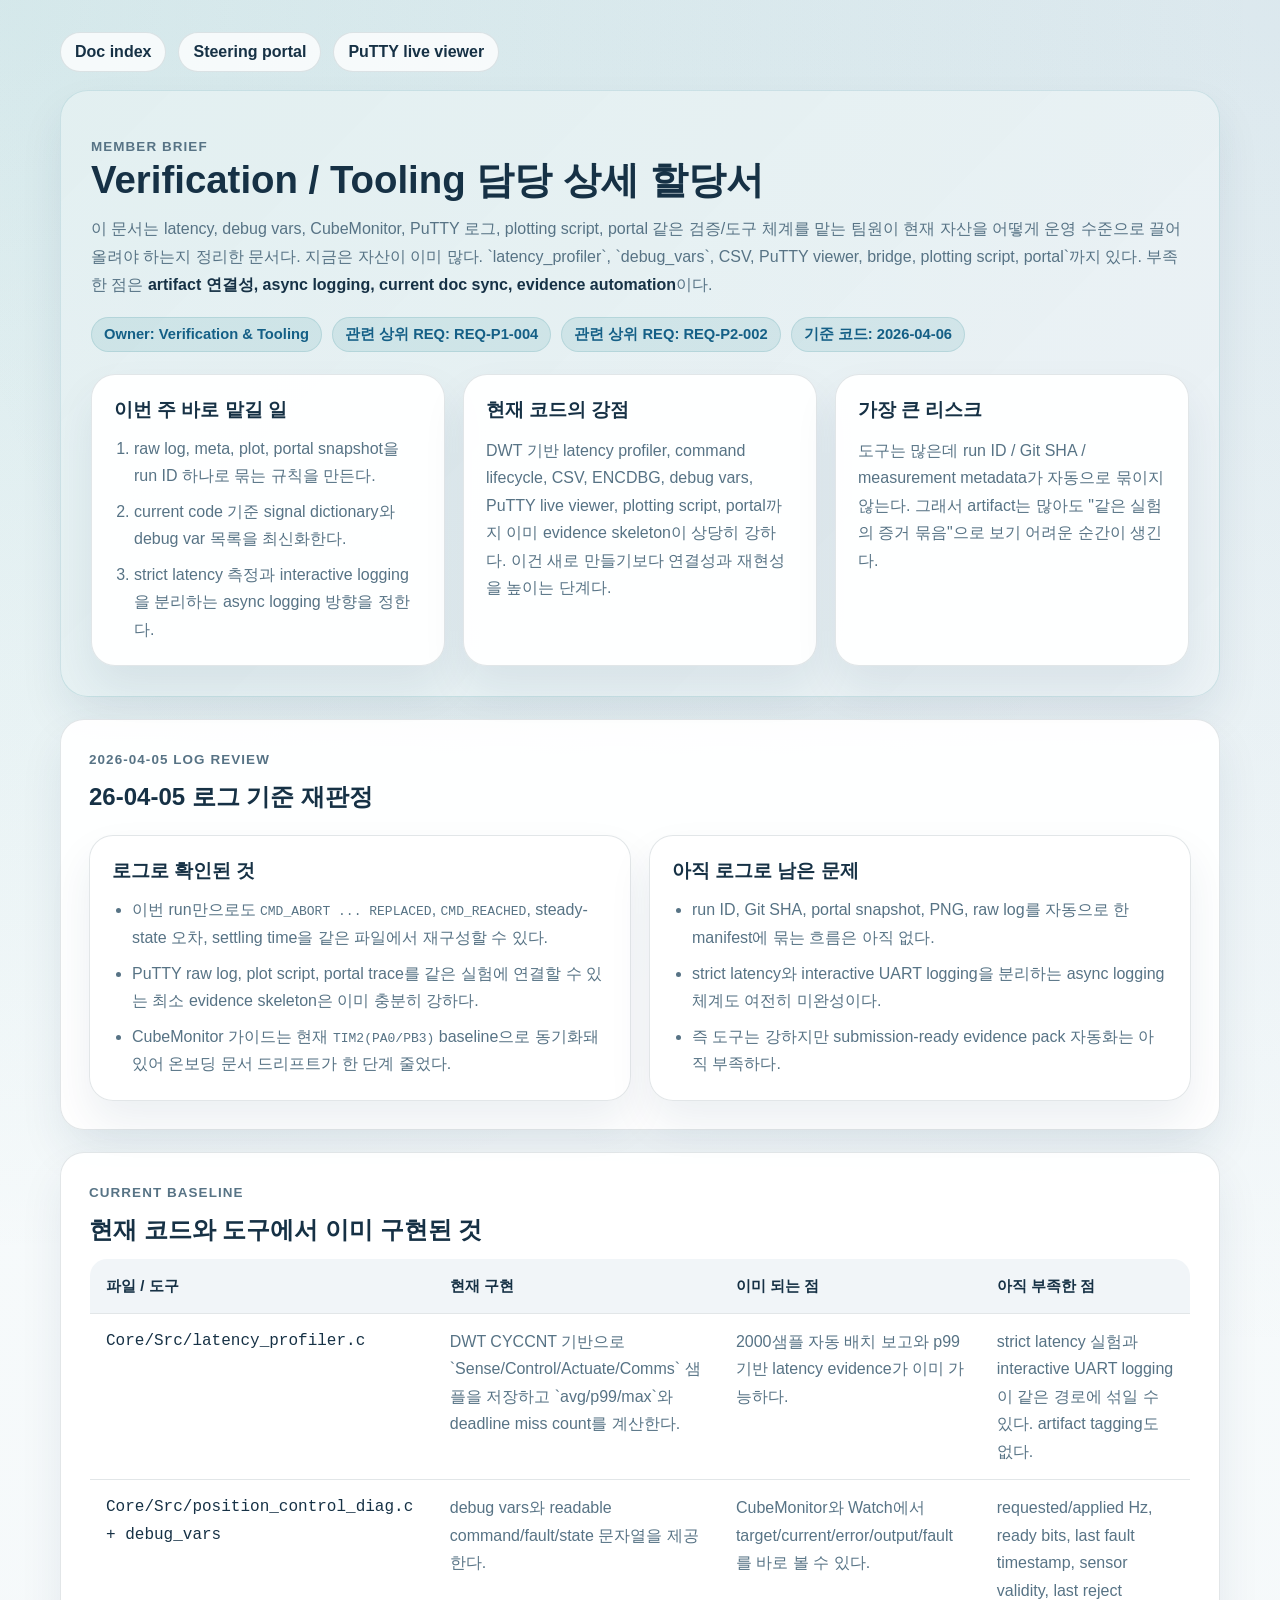
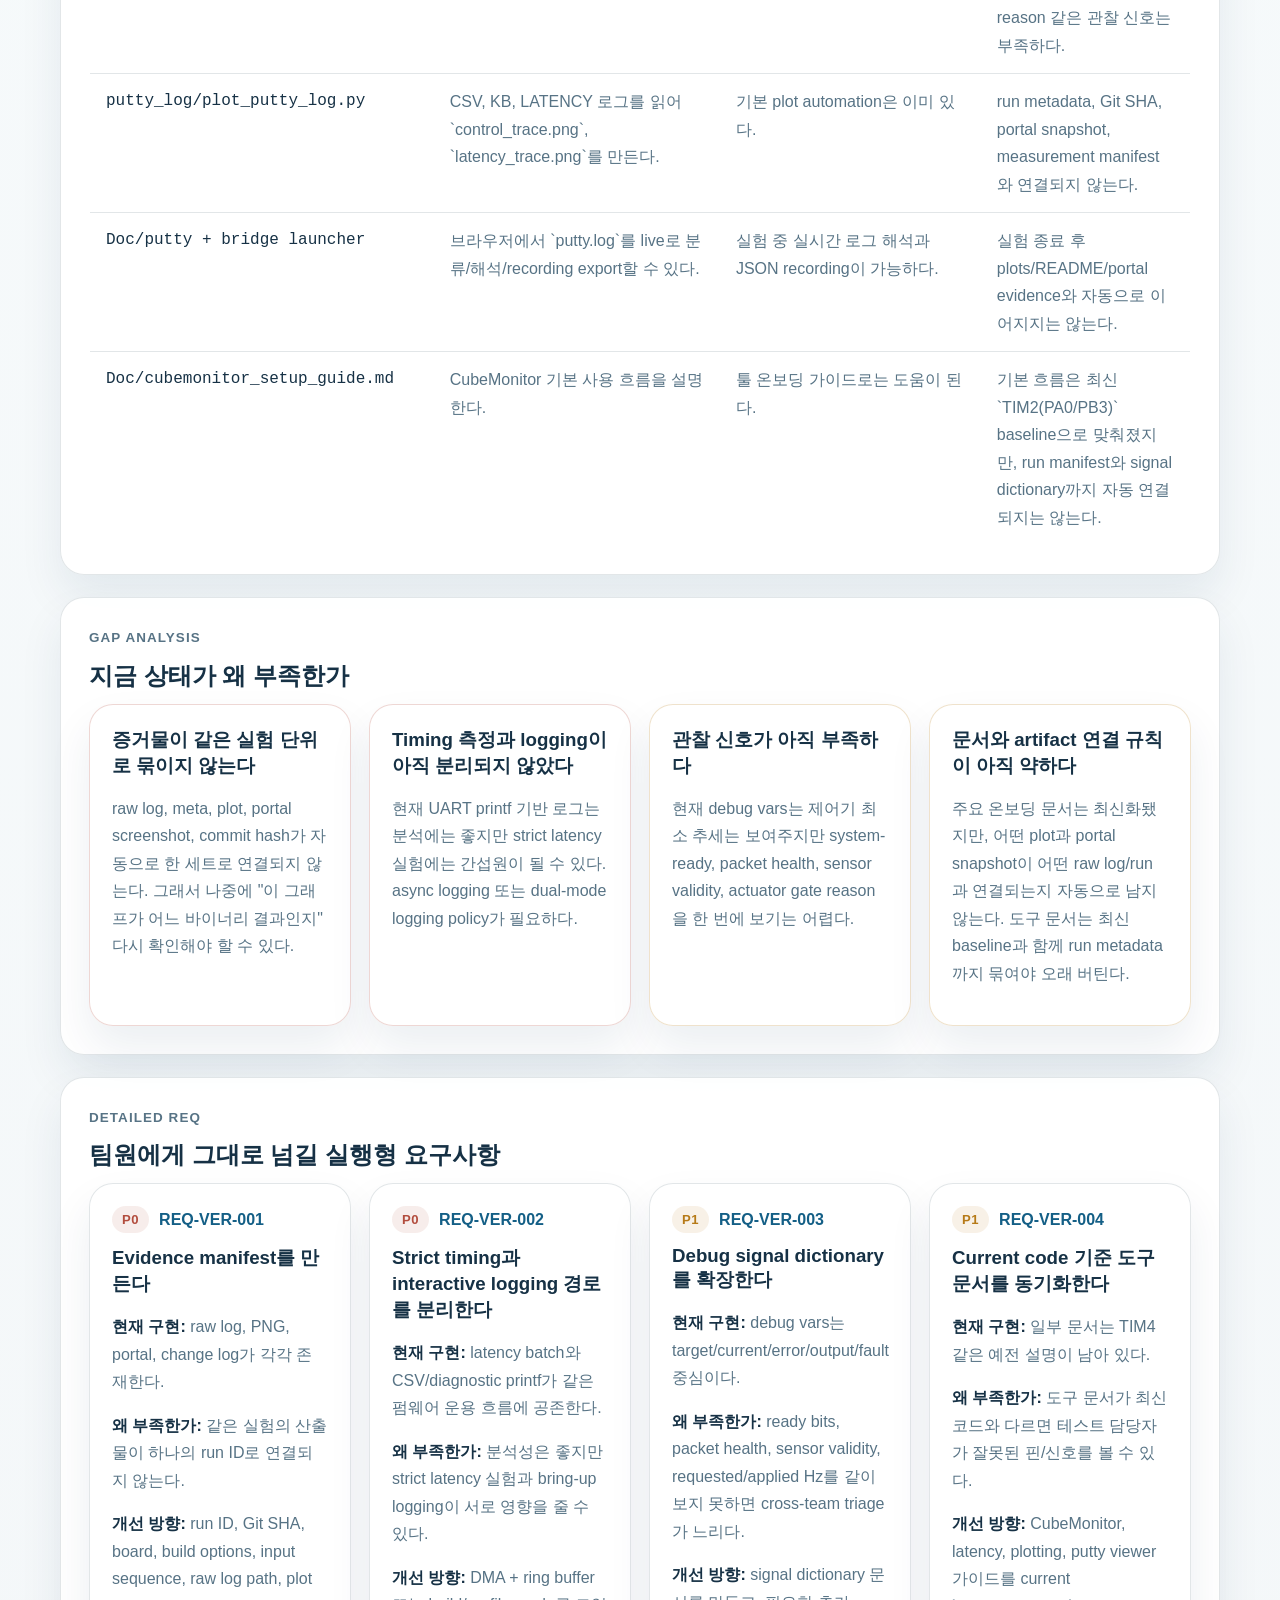
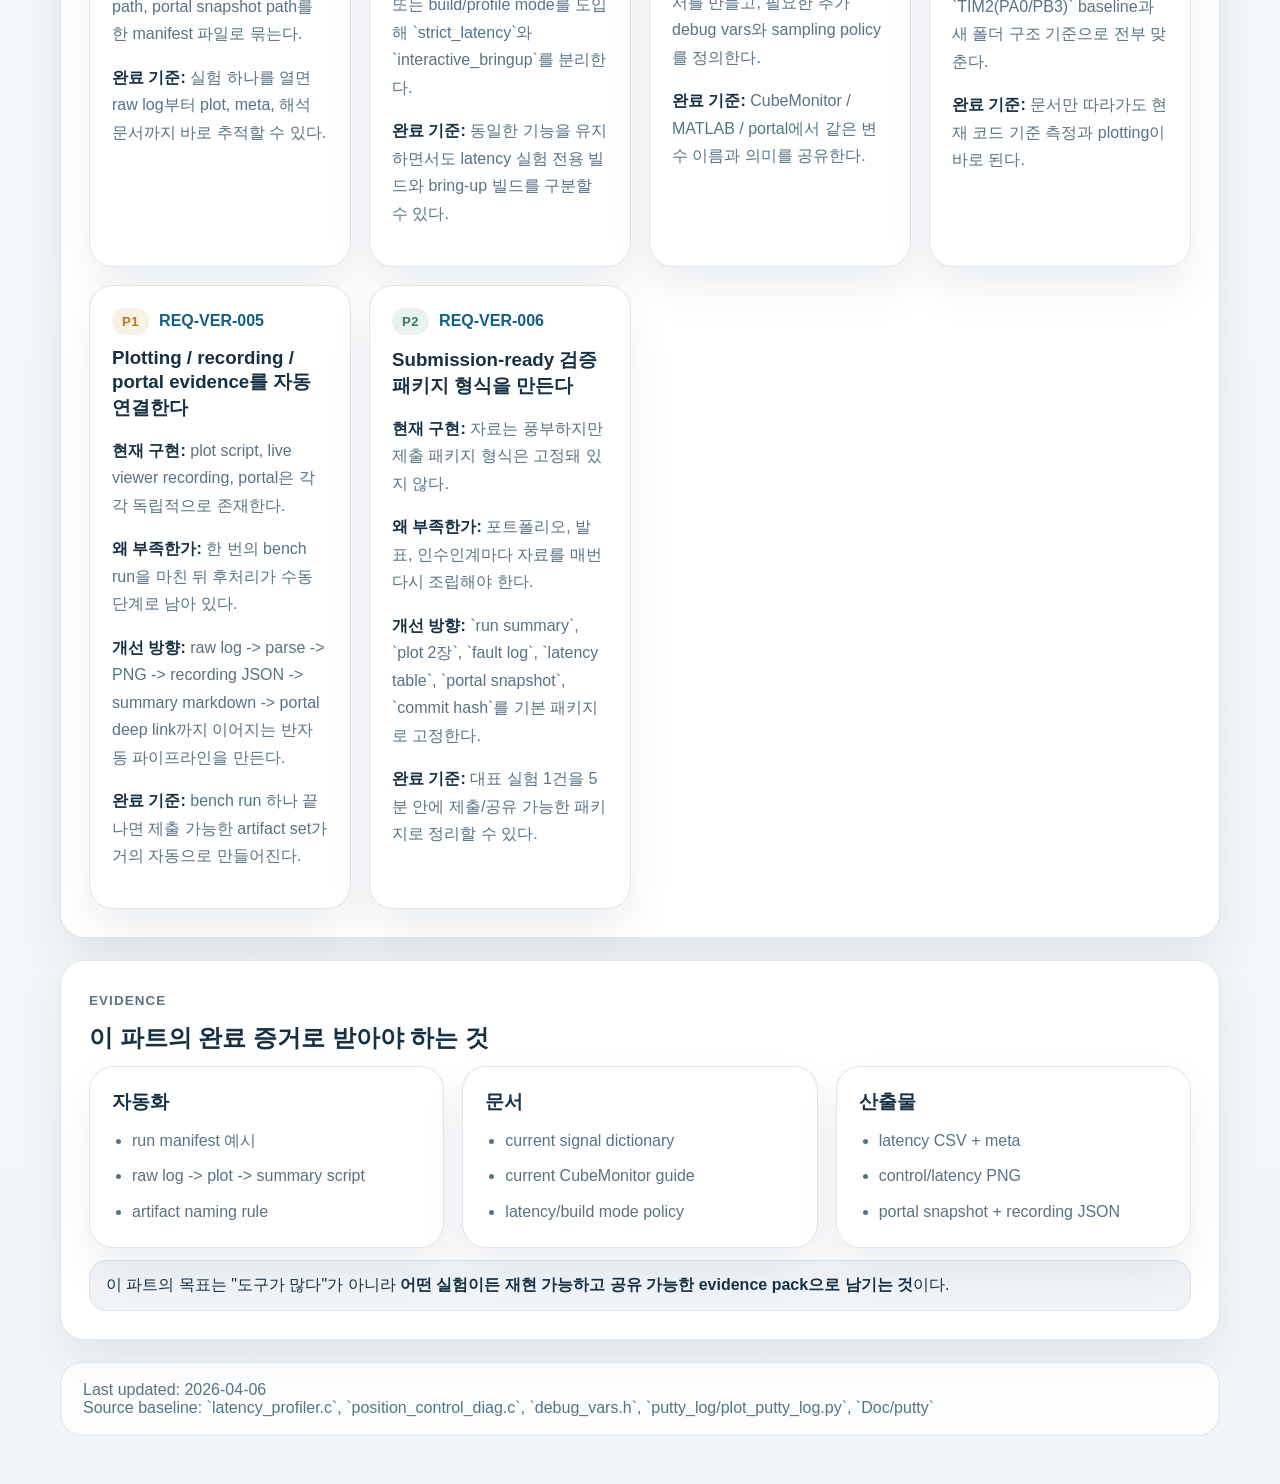
<file: Doc/members/verification_tooling.html>
<!DOCTYPE html>
<html lang="ko">
<head>
  <meta charset="UTF-8">
  <meta name="viewport" content="width=device-width, initial-scale=1.0">
  <title>Verification &amp; Tooling Assignment Brief</title>
  <link rel="stylesheet" href="member_brief.css">
</head>
<body>
  <main class="page">
    <div class="back-row">
      <a class="back-link" href="../README.md">Doc index</a>
      <a class="back-link" href="../steering_portal/index.html">Steering portal</a>
      <a class="back-link" href="../putty/index.html">PuTTY live viewer</a>
    </div>

    <header class="hero">
      <p class="eyebrow">Member Brief</p>
      <h1>Verification / Tooling 담당 상세 할당서</h1>
      <p>
        이 문서는 latency, debug vars, CubeMonitor, PuTTY 로그, plotting script, portal 같은 검증/도구 체계를 맡는 팀원이
        현재 자산을 어떻게 운영 수준으로 끌어올려야 하는지 정리한 문서다.
        지금은 자산이 이미 많다. `latency_profiler`, `debug_vars`, CSV, PuTTY viewer, bridge, plotting script, portal`까지 있다.
        부족한 점은 <span class="strong">artifact 연결성, async logging, current doc sync, evidence automation</span>이다.
      </p>
      <div class="chip-row">
        <span class="chip">Owner: Verification &amp; Tooling</span>
        <span class="chip">관련 상위 REQ: REQ-P1-004</span>
        <span class="chip">관련 상위 REQ: REQ-P2-002</span>
        <span class="chip">기준 코드: 2026-04-06</span>
      </div>

      <div class="hero-grid section">
        <article class="hero-card">
          <h3>이번 주 바로 맡길 일</h3>
          <ol>
            <li>raw log, meta, plot, portal snapshot을 run ID 하나로 묶는 규칙을 만든다.</li>
            <li>current code 기준 signal dictionary와 debug var 목록을 최신화한다.</li>
            <li>strict latency 측정과 interactive logging을 분리하는 async logging 방향을 정한다.</li>
          </ol>
        </article>
        <article class="hero-card">
          <h3>현재 코드의 강점</h3>
          <p>
            DWT 기반 latency profiler, command lifecycle, CSV, ENCDBG, debug vars, PuTTY live viewer, plotting script, portal까지
            이미 evidence skeleton이 상당히 강하다. 이건 새로 만들기보다 연결성과 재현성을 높이는 단계다.
          </p>
        </article>
        <article class="hero-card">
          <h3>가장 큰 리스크</h3>
          <p>
            도구는 많은데 run ID / Git SHA / measurement metadata가 자동으로 묶이지 않는다.
            그래서 artifact는 많아도 "같은 실험의 증거 묶음"으로 보기 어려운 순간이 생긴다.
          </p>
        </article>
      </div>
    </header>

    <section class="panel">
      <p class="eyebrow">2026-04-05 Log Review</p>
      <h2>26-04-05 로그 기준 재판정</h2>
      <div class="hero-grid section">
        <article class="hero-card">
          <h3>로그로 확인된 것</h3>
          <ul>
            <li>이번 run만으로도 <code>CMD_ABORT ... REPLACED</code>, <code>CMD_REACHED</code>, steady-state 오차, settling time을 같은 파일에서 재구성할 수 있다.</li>
            <li>PuTTY raw log, plot script, portal trace를 같은 실험에 연결할 수 있는 최소 evidence skeleton은 이미 충분히 강하다.</li>
            <li>CubeMonitor 가이드는 현재 <code>TIM2(PA0/PB3)</code> baseline으로 동기화돼 있어 온보딩 문서 드리프트가 한 단계 줄었다.</li>
          </ul>
        </article>
        <article class="hero-card">
          <h3>아직 로그로 남은 문제</h3>
          <ul>
            <li>run ID, Git SHA, portal snapshot, PNG, raw log를 자동으로 한 manifest에 묶는 흐름은 아직 없다.</li>
            <li>strict latency와 interactive UART logging을 분리하는 async logging 체계도 여전히 미완성이다.</li>
            <li>즉 도구는 강하지만 submission-ready evidence pack 자동화는 아직 부족하다.</li>
          </ul>
        </article>
      </div>
    </section>

    <section class="panel">
      <p class="eyebrow">Current Baseline</p>
      <h2>현재 코드와 도구에서 이미 구현된 것</h2>
      <table>
        <thead>
          <tr>
            <th>파일 / 도구</th>
            <th>현재 구현</th>
            <th>이미 되는 점</th>
            <th>아직 부족한 점</th>
          </tr>
        </thead>
        <tbody>
          <tr>
            <td class="mono">Core/Src/latency_profiler.c</td>
            <td>DWT CYCCNT 기반으로 `Sense/Control/Actuate/Comms` 샘플을 저장하고 `avg/p99/max`와 deadline miss count를 계산한다.</td>
            <td>2000샘플 자동 배치 보고와 p99 기반 latency evidence가 이미 가능하다.</td>
            <td>strict latency 실험과 interactive UART logging이 같은 경로에 섞일 수 있다. artifact tagging도 없다.</td>
          </tr>
          <tr>
            <td class="mono">Core/Src/position_control_diag.c + debug_vars</td>
            <td>debug vars와 readable command/fault/state 문자열을 제공한다.</td>
            <td>CubeMonitor와 Watch에서 target/current/error/output/fault를 바로 볼 수 있다.</td>
            <td>requested/applied Hz, ready bits, last fault timestamp, sensor validity, last reject reason 같은 관찰 신호는 부족하다.</td>
          </tr>
          <tr>
            <td class="mono">putty_log/plot_putty_log.py</td>
            <td>CSV, KB, LATENCY 로그를 읽어 `control_trace.png`, `latency_trace.png`를 만든다.</td>
            <td>기본 plot automation은 이미 있다.</td>
            <td>run metadata, Git SHA, portal snapshot, measurement manifest와 연결되지 않는다.</td>
          </tr>
          <tr>
            <td class="mono">Doc/putty + bridge launcher</td>
            <td>브라우저에서 `putty.log`를 live로 분류/해석/recording export할 수 있다.</td>
            <td>실험 중 실시간 로그 해석과 JSON recording이 가능하다.</td>
            <td>실험 종료 후 plots/README/portal evidence와 자동으로 이어지지는 않는다.</td>
          </tr>
          <tr>
            <td class="mono">Doc/cubemonitor_setup_guide.md</td>
            <td>CubeMonitor 기본 사용 흐름을 설명한다.</td>
            <td>툴 온보딩 가이드로는 도움이 된다.</td>
            <td>기본 흐름은 최신 `TIM2(PA0/PB3)` baseline으로 맞춰졌지만, run manifest와 signal dictionary까지 자동 연결되지는 않는다.</td>
          </tr>
        </tbody>
      </table>
    </section>

    <section class="panel">
      <p class="eyebrow">Gap Analysis</p>
      <h2>지금 상태가 왜 부족한가</h2>
      <div class="issue-grid">
        <article class="issue-card critical">
          <h3>증거물이 같은 실험 단위로 묶이지 않는다</h3>
          <p>
            raw log, meta, plot, portal screenshot, commit hash가 자동으로 한 세트로 연결되지 않는다.
            그래서 나중에 "이 그래프가 어느 바이너리 결과인지" 다시 확인해야 할 수 있다.
          </p>
        </article>
        <article class="issue-card critical">
          <h3>Timing 측정과 logging이 아직 분리되지 않았다</h3>
          <p>
            현재 UART printf 기반 로그는 분석에는 좋지만 strict latency 실험에는 간섭원이 될 수 있다.
            async logging 또는 dual-mode logging policy가 필요하다.
          </p>
        </article>
        <article class="issue-card warning">
          <h3>관찰 신호가 아직 부족하다</h3>
          <p>
            현재 debug vars는 제어기 최소 추세는 보여주지만 system-ready, packet health, sensor validity, actuator gate reason을 한 번에 보기는 어렵다.
          </p>
        </article>
        <article class="issue-card warning">
          <h3>문서와 artifact 연결 규칙이 아직 약하다</h3>
          <p>
            주요 온보딩 문서는 최신화됐지만, 어떤 plot과 portal snapshot이 어떤 raw log/run과 연결되는지 자동으로 남지 않는다.
            도구 문서는 최신 baseline과 함께 run metadata까지 묶여야 오래 버틴다.
          </p>
        </article>
      </div>
    </section>

    <section class="panel">
      <p class="eyebrow">Detailed REQ</p>
      <h2>팀원에게 그대로 넘길 실행형 요구사항</h2>
      <div class="req-grid">
        <article class="req-card">
          <div class="req-top"><span class="priority p0">P0</span><span class="req-id">REQ-VER-001</span></div>
          <h3>Evidence manifest를 만든다</h3>
          <p><span class="strong">현재 구현:</span> raw log, PNG, portal, change log가 각각 존재한다.</p>
          <p><span class="strong">왜 부족한가:</span> 같은 실험의 산출물이 하나의 run ID로 연결되지 않는다.</p>
          <p><span class="strong">개선 방향:</span> run ID, Git SHA, board, build options, input sequence, raw log path, plot path, portal snapshot path를 한 manifest 파일로 묶는다.</p>
          <p><span class="strong">완료 기준:</span> 실험 하나를 열면 raw log부터 plot, meta, 해석 문서까지 바로 추적할 수 있다.</p>
        </article>

        <article class="req-card">
          <div class="req-top"><span class="priority p0">P0</span><span class="req-id">REQ-VER-002</span></div>
          <h3>Strict timing과 interactive logging 경로를 분리한다</h3>
          <p><span class="strong">현재 구현:</span> latency batch와 CSV/diagnostic printf가 같은 펌웨어 운용 흐름에 공존한다.</p>
          <p><span class="strong">왜 부족한가:</span> 분석성은 좋지만 strict latency 실험과 bring-up logging이 서로 영향을 줄 수 있다.</p>
          <p><span class="strong">개선 방향:</span> DMA + ring buffer 또는 build/profile mode를 도입해 `strict_latency`와 `interactive_bringup`를 분리한다.</p>
          <p><span class="strong">완료 기준:</span> 동일한 기능을 유지하면서도 latency 실험 전용 빌드와 bring-up 빌드를 구분할 수 있다.</p>
        </article>

        <article class="req-card">
          <div class="req-top"><span class="priority p1">P1</span><span class="req-id">REQ-VER-003</span></div>
          <h3>Debug signal dictionary를 확장한다</h3>
          <p><span class="strong">현재 구현:</span> debug vars는 target/current/error/output/fault 중심이다.</p>
          <p><span class="strong">왜 부족한가:</span> ready bits, packet health, sensor validity, requested/applied Hz를 같이 보지 못하면 cross-team triage가 느리다.</p>
          <p><span class="strong">개선 방향:</span> signal dictionary 문서를 만들고, 필요한 추가 debug vars와 sampling policy를 정의한다.</p>
          <p><span class="strong">완료 기준:</span> CubeMonitor / MATLAB / portal에서 같은 변수 이름과 의미를 공유한다.</p>
        </article>

        <article class="req-card">
          <div class="req-top"><span class="priority p1">P1</span><span class="req-id">REQ-VER-004</span></div>
          <h3>Current code 기준 도구 문서를 동기화한다</h3>
          <p><span class="strong">현재 구현:</span> 일부 문서는 TIM4 같은 예전 설명이 남아 있다.</p>
          <p><span class="strong">왜 부족한가:</span> 도구 문서가 최신 코드와 다르면 테스트 담당자가 잘못된 핀/신호를 볼 수 있다.</p>
          <p><span class="strong">개선 방향:</span> CubeMonitor, latency, plotting, putty viewer 가이드를 current `TIM2(PA0/PB3)` baseline과 새 폴더 구조 기준으로 전부 맞춘다.</p>
          <p><span class="strong">완료 기준:</span> 문서만 따라가도 현재 코드 기준 측정과 plotting이 바로 된다.</p>
        </article>

        <article class="req-card">
          <div class="req-top"><span class="priority p1">P1</span><span class="req-id">REQ-VER-005</span></div>
          <h3>Plotting / recording / portal evidence를 자동 연결한다</h3>
          <p><span class="strong">현재 구현:</span> plot script, live viewer recording, portal은 각각 독립적으로 존재한다.</p>
          <p><span class="strong">왜 부족한가:</span> 한 번의 bench run을 마친 뒤 후처리가 수동 단계로 남아 있다.</p>
          <p><span class="strong">개선 방향:</span> raw log -> parse -> PNG -> recording JSON -> summary markdown -> portal deep link까지 이어지는 반자동 파이프라인을 만든다.</p>
          <p><span class="strong">완료 기준:</span> bench run 하나 끝나면 제출 가능한 artifact set가 거의 자동으로 만들어진다.</p>
        </article>

        <article class="req-card">
          <div class="req-top"><span class="priority p2">P2</span><span class="req-id">REQ-VER-006</span></div>
          <h3>Submission-ready 검증 패키지 형식을 만든다</h3>
          <p><span class="strong">현재 구현:</span> 자료는 풍부하지만 제출 패키지 형식은 고정돼 있지 않다.</p>
          <p><span class="strong">왜 부족한가:</span> 포트폴리오, 발표, 인수인계마다 자료를 매번 다시 조립해야 한다.</p>
          <p><span class="strong">개선 방향:</span> `run summary`, `plot 2장`, `fault log`, `latency table`, `portal snapshot`, `commit hash`를 기본 패키지로 고정한다.</p>
          <p><span class="strong">완료 기준:</span> 대표 실험 1건을 5분 안에 제출/공유 가능한 패키지로 정리할 수 있다.</p>
        </article>
      </div>
    </section>

    <section class="panel">
      <p class="eyebrow">Evidence</p>
      <h2>이 파트의 완료 증거로 받아야 하는 것</h2>
      <div class="evidence-grid">
        <article class="evidence-card">
          <h3>자동화</h3>
          <ul>
            <li>run manifest 예시</li>
            <li>raw log -> plot -> summary script</li>
            <li>artifact naming rule</li>
          </ul>
        </article>
        <article class="evidence-card">
          <h3>문서</h3>
          <ul>
            <li>current signal dictionary</li>
            <li>current CubeMonitor guide</li>
            <li>latency/build mode policy</li>
          </ul>
        </article>
        <article class="evidence-card">
          <h3>산출물</h3>
          <ul>
            <li>latency CSV + meta</li>
            <li>control/latency PNG</li>
            <li>portal snapshot + recording JSON</li>
          </ul>
        </article>
      </div>
      <div class="note">
        이 파트의 목표는 "도구가 많다"가 아니라
        <span class="strong">어떤 실험이든 재현 가능하고 공유 가능한 evidence pack으로 남기는 것</span>이다.
      </div>
    </section>

    <div class="footer">
      Last updated: 2026-04-06<br>
      Source baseline: `latency_profiler.c`, `position_control_diag.c`, `debug_vars.h`, `putty_log/plot_putty_log.py`, `Doc/putty`
    </div>
  </main>
</body>
</html>
</file>
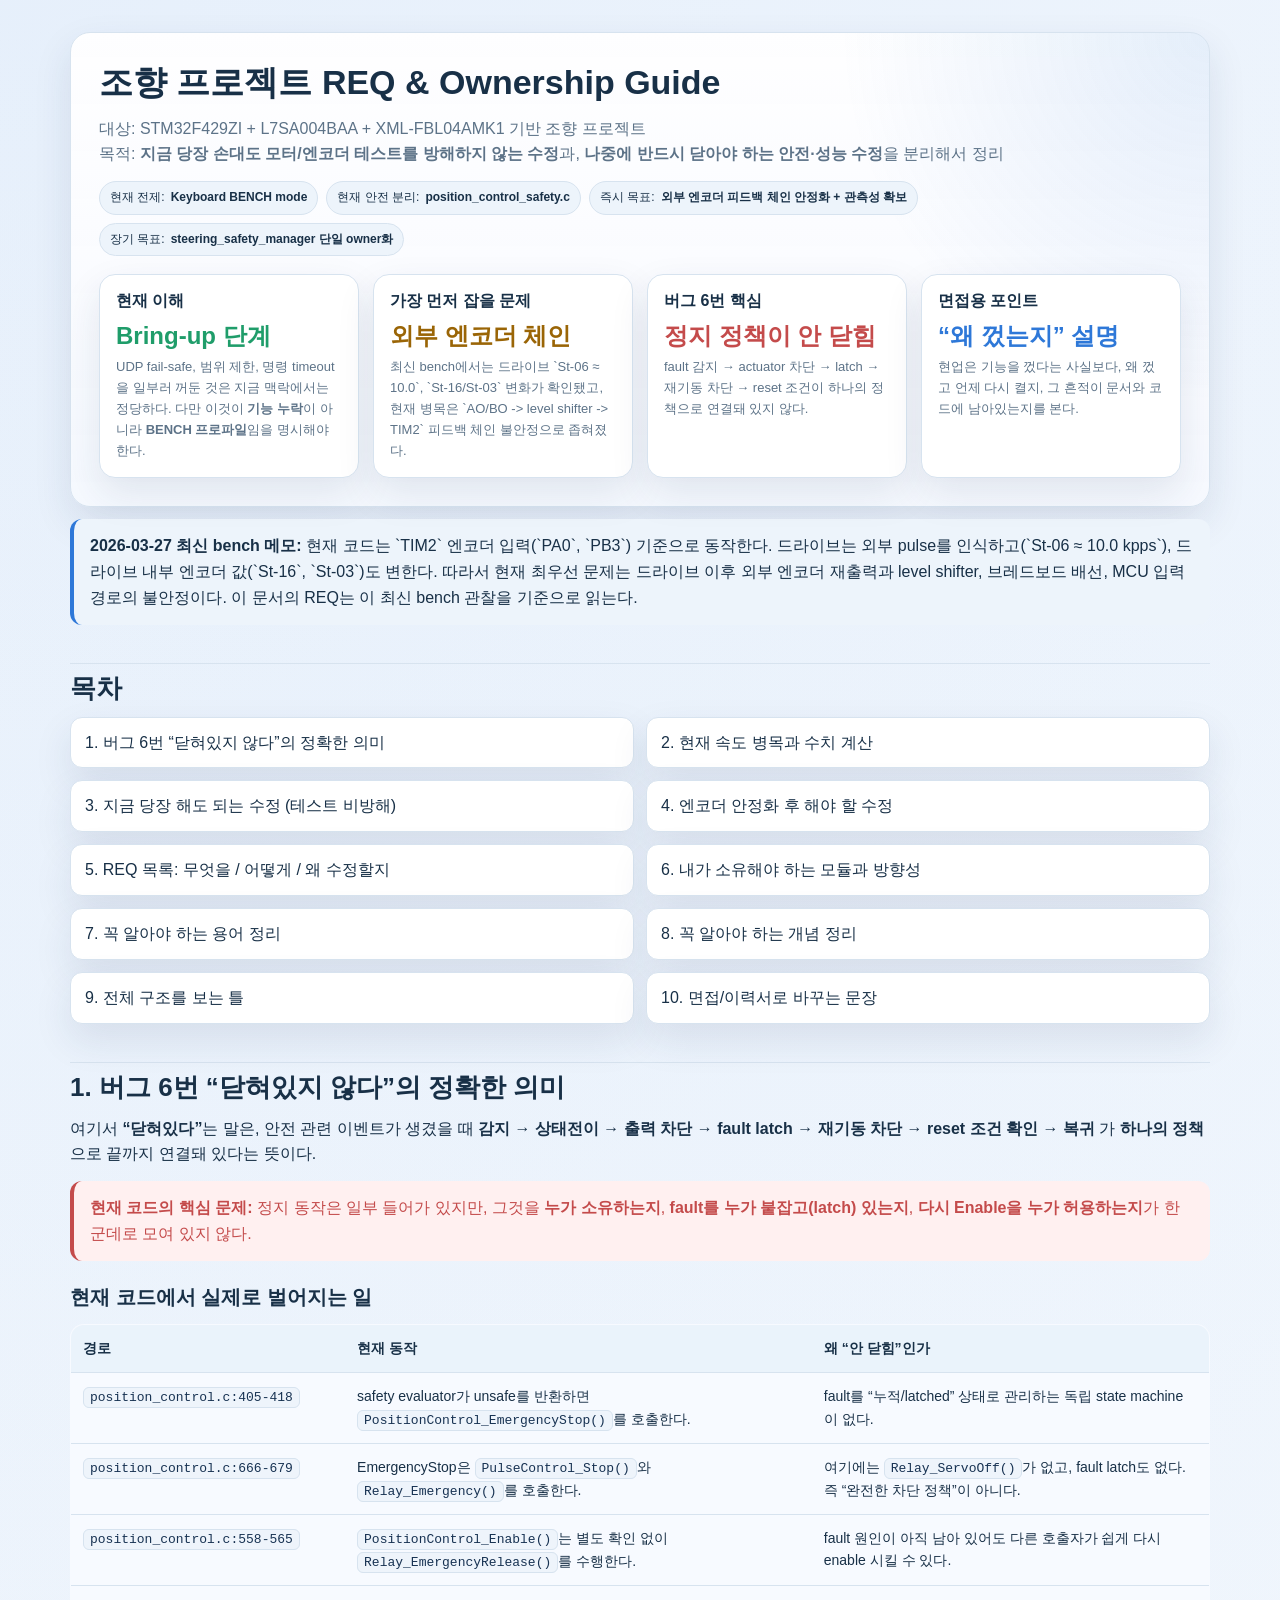
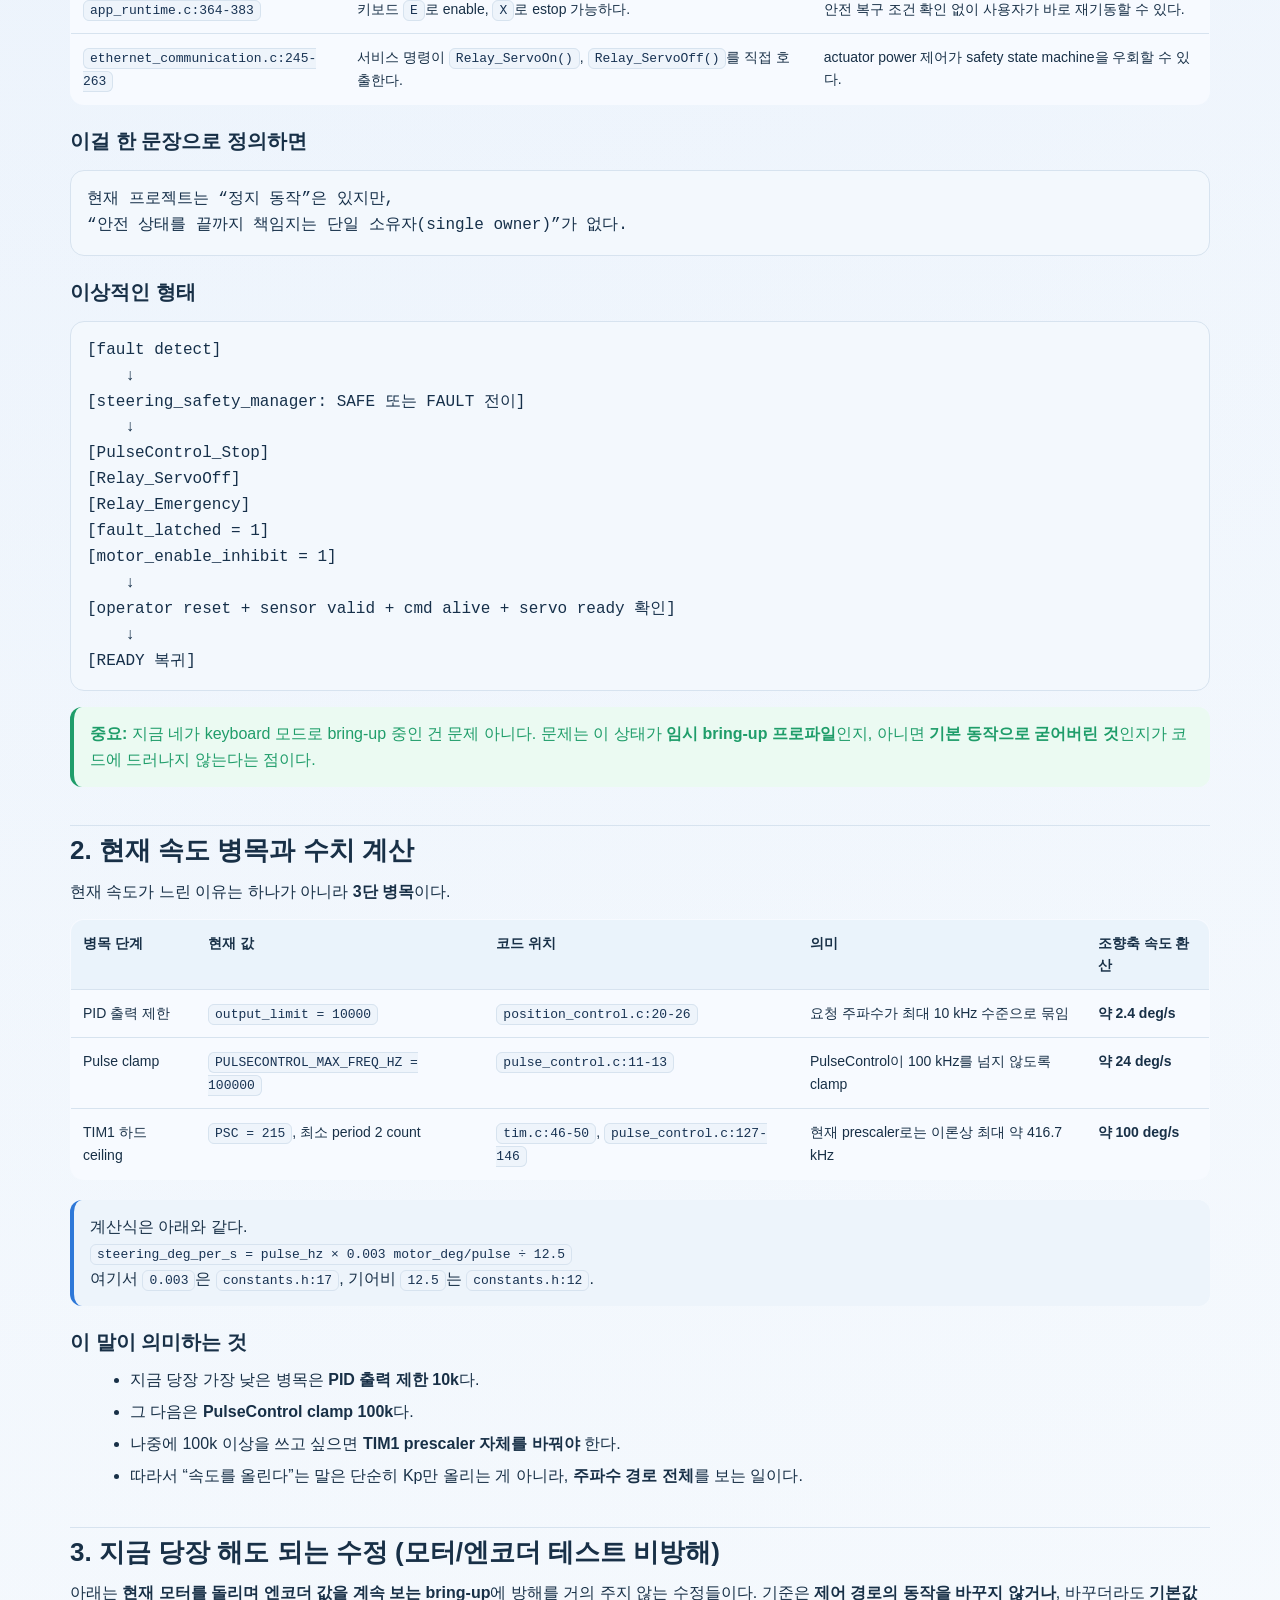
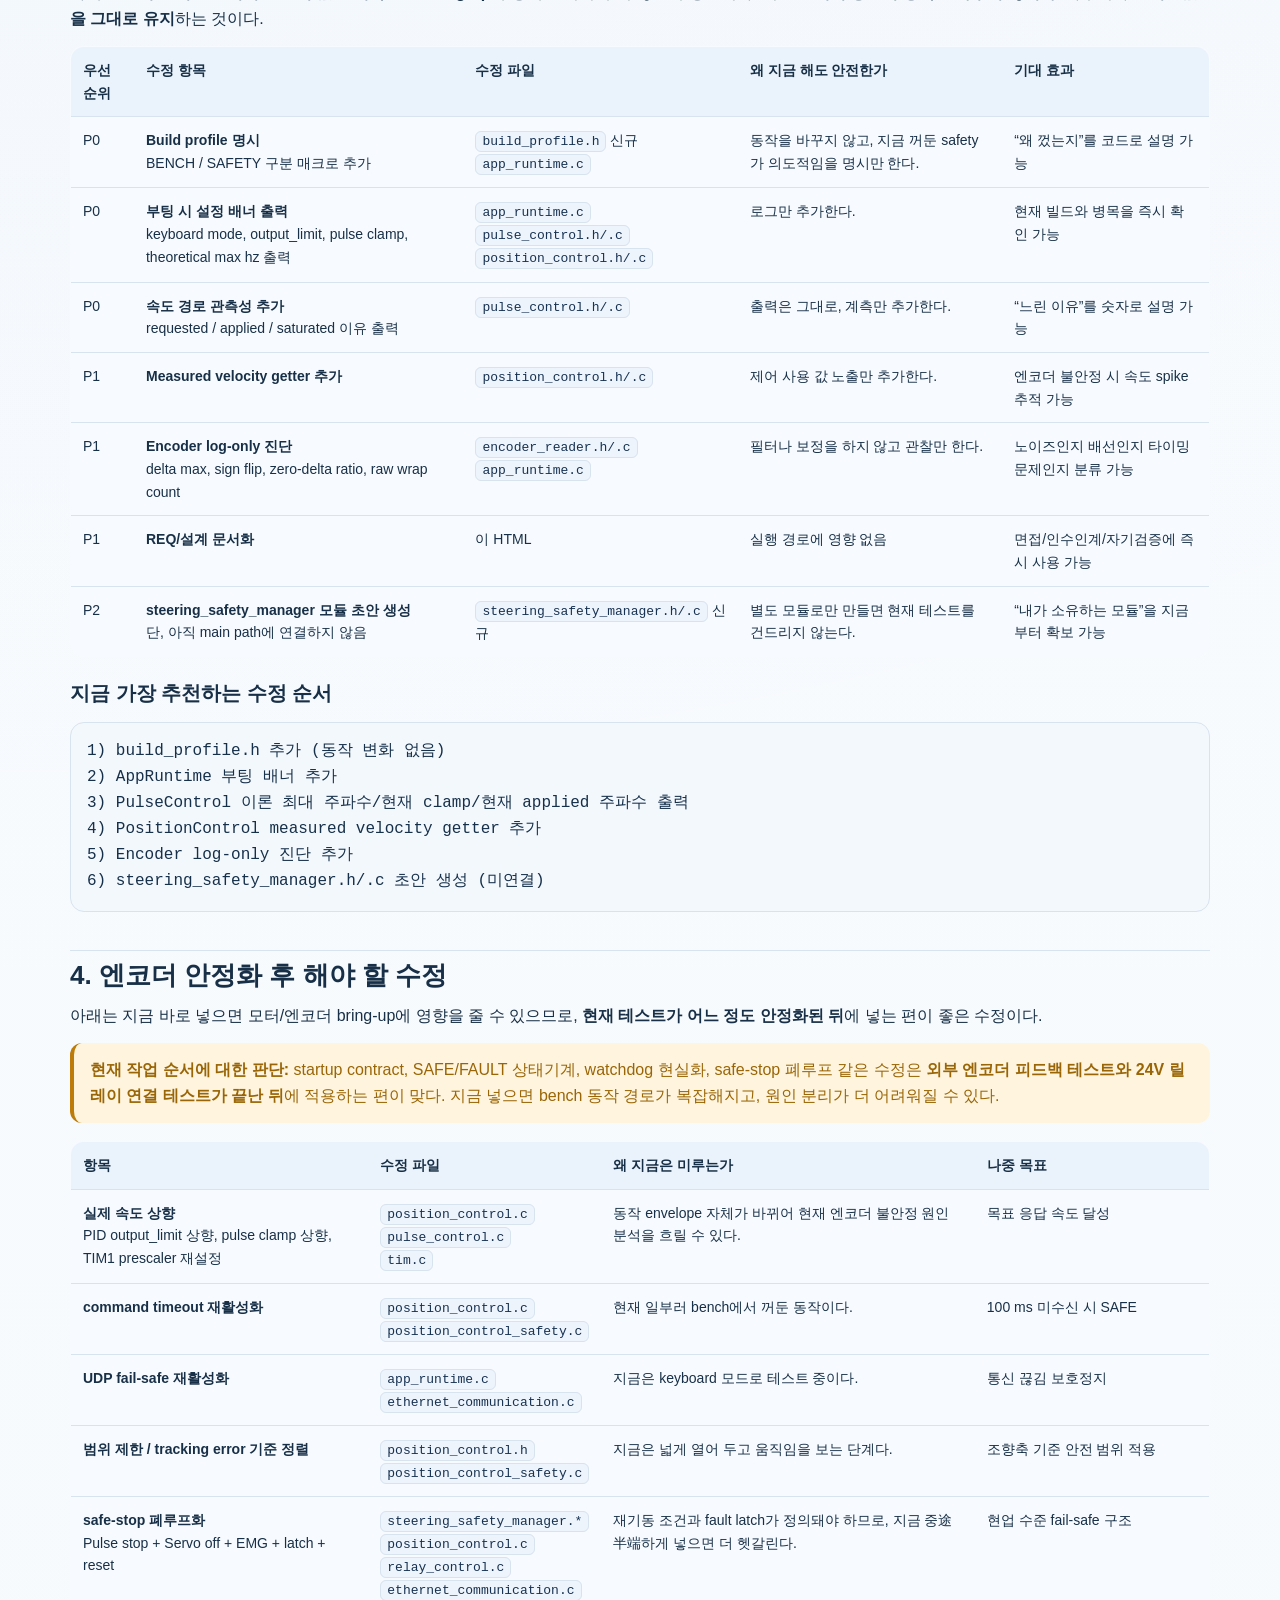
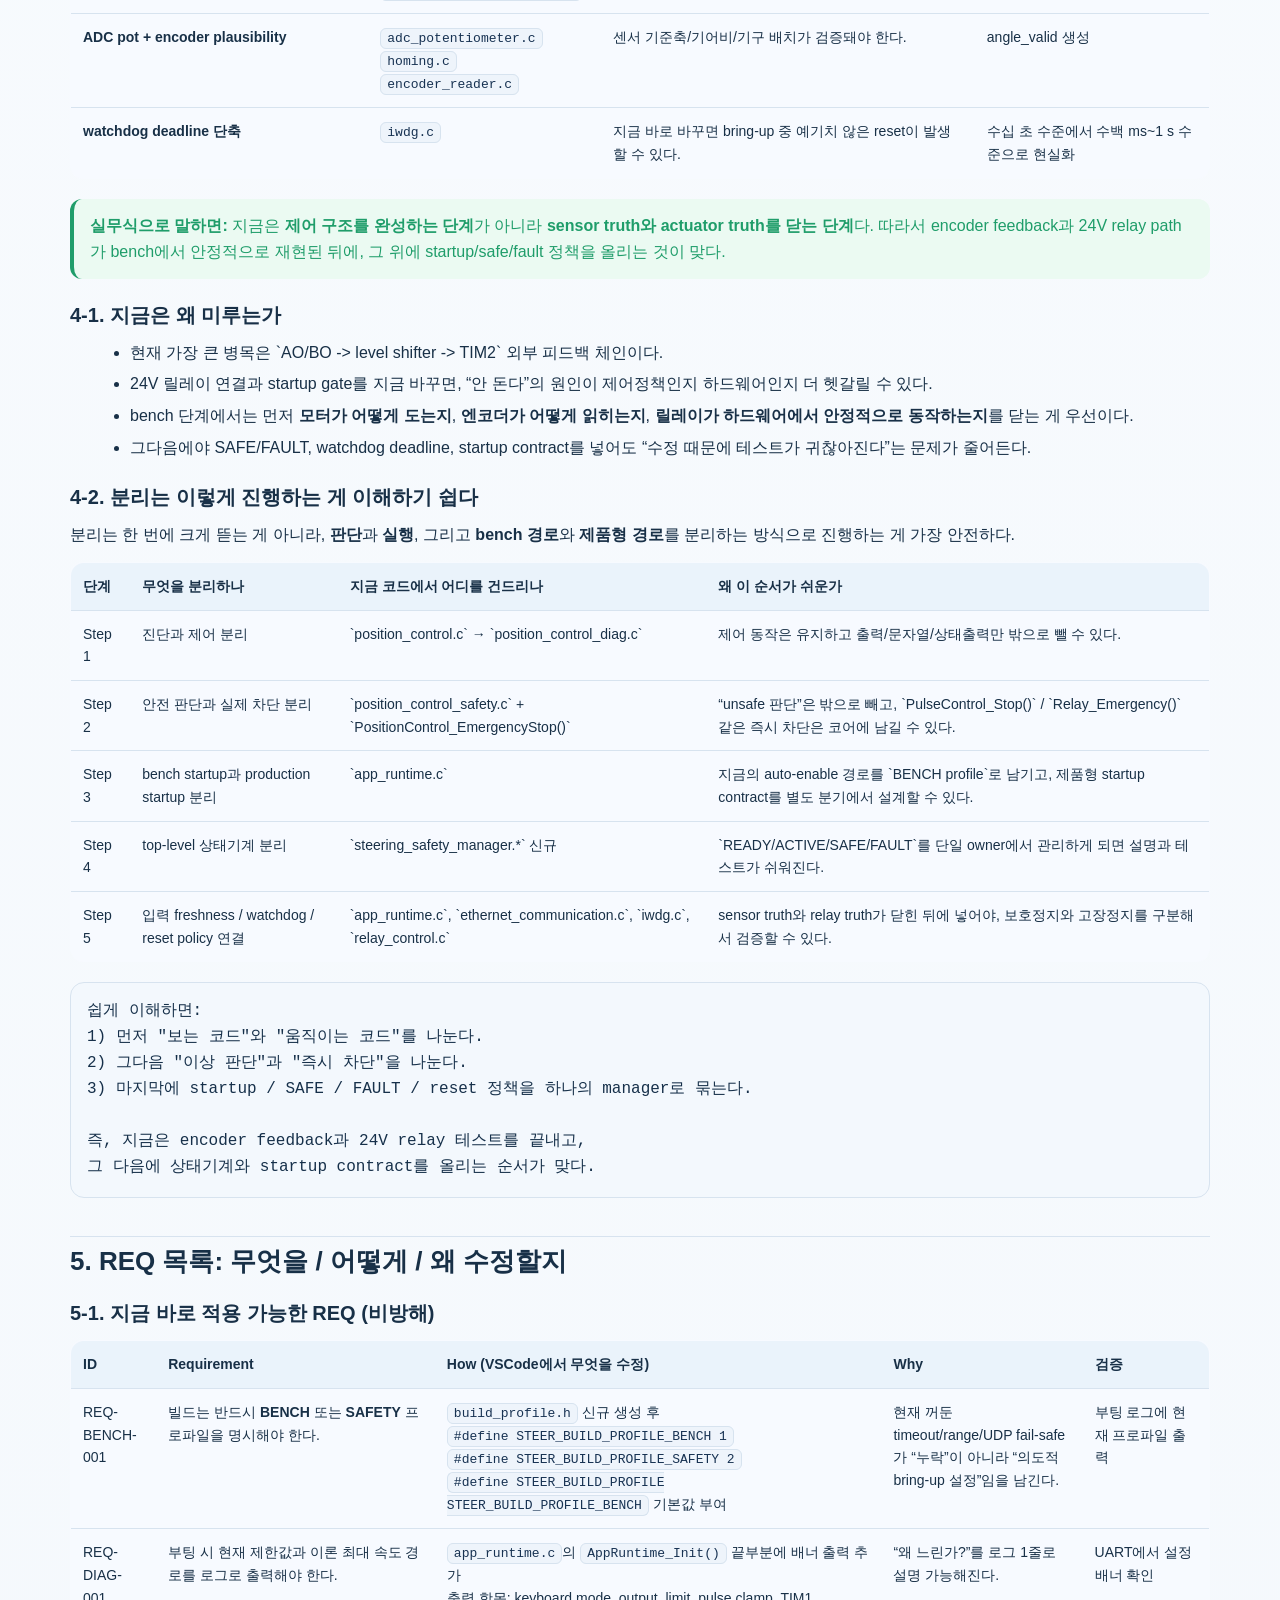
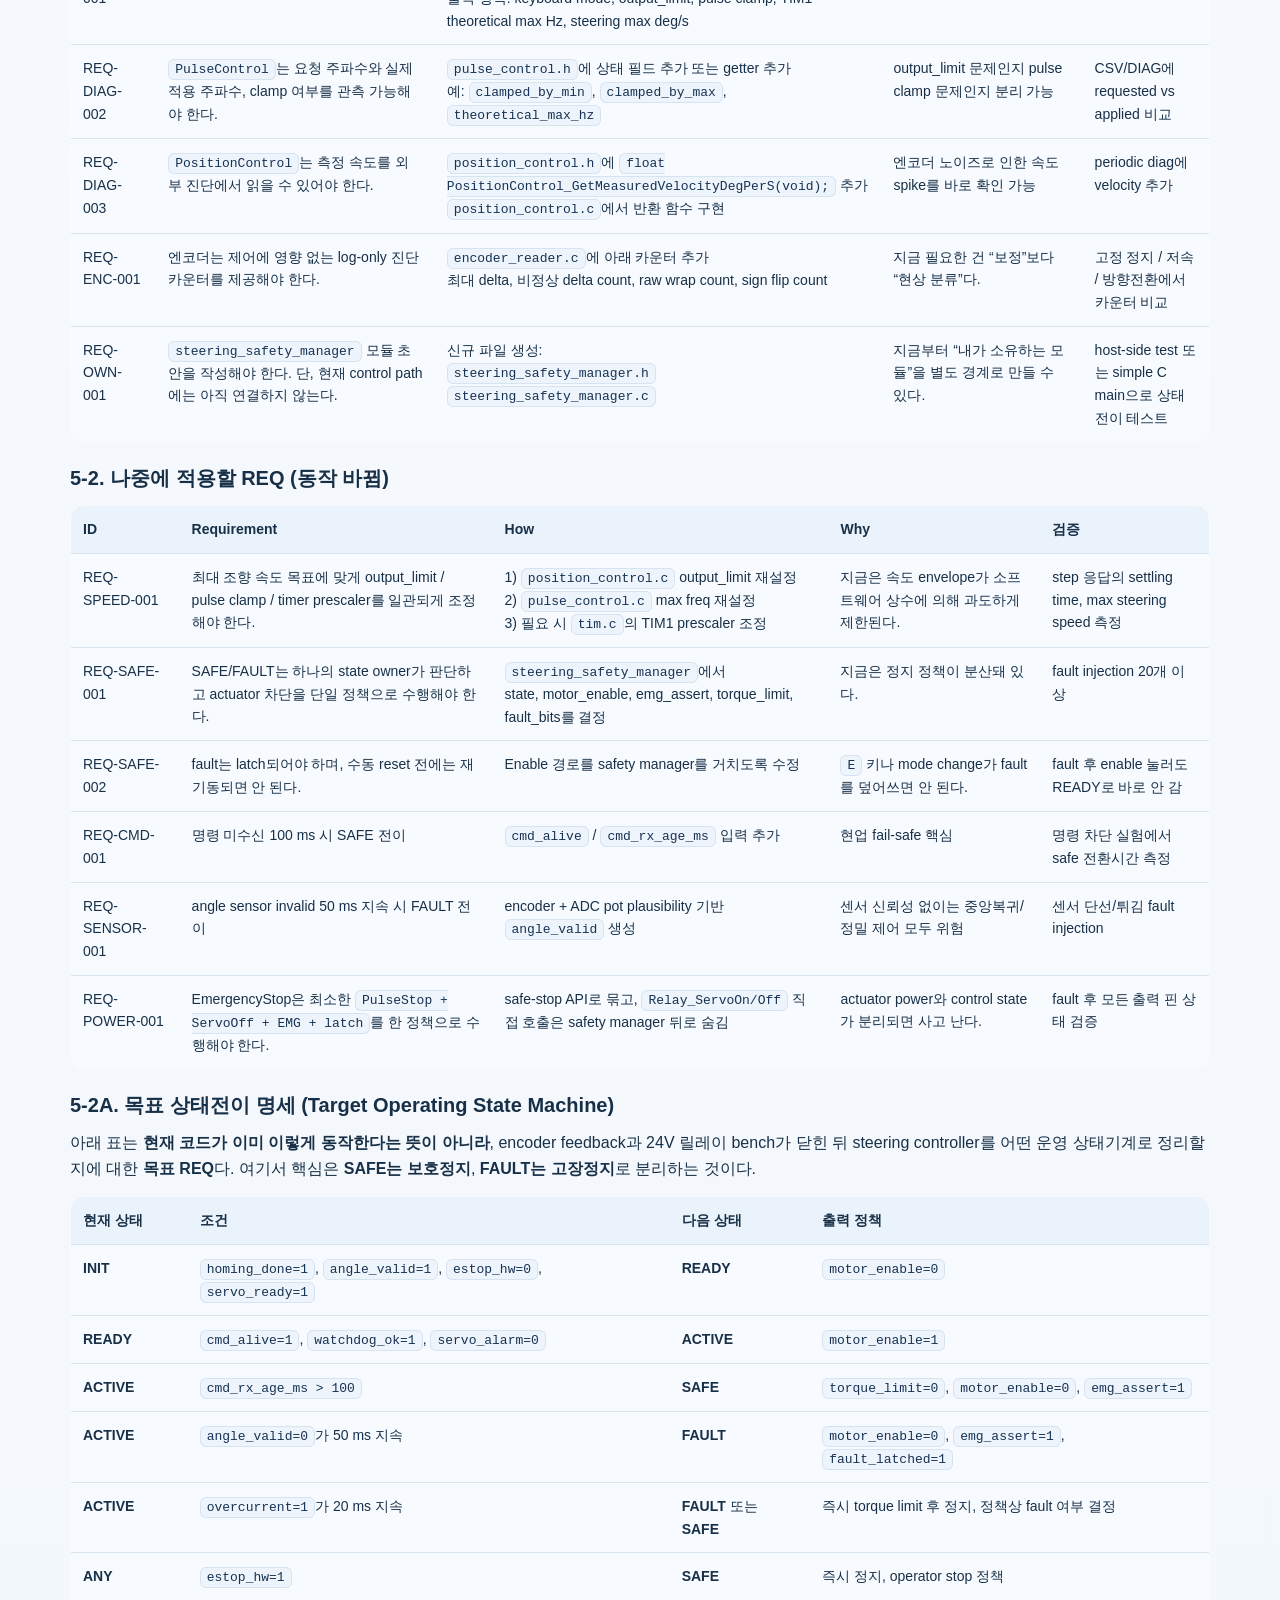
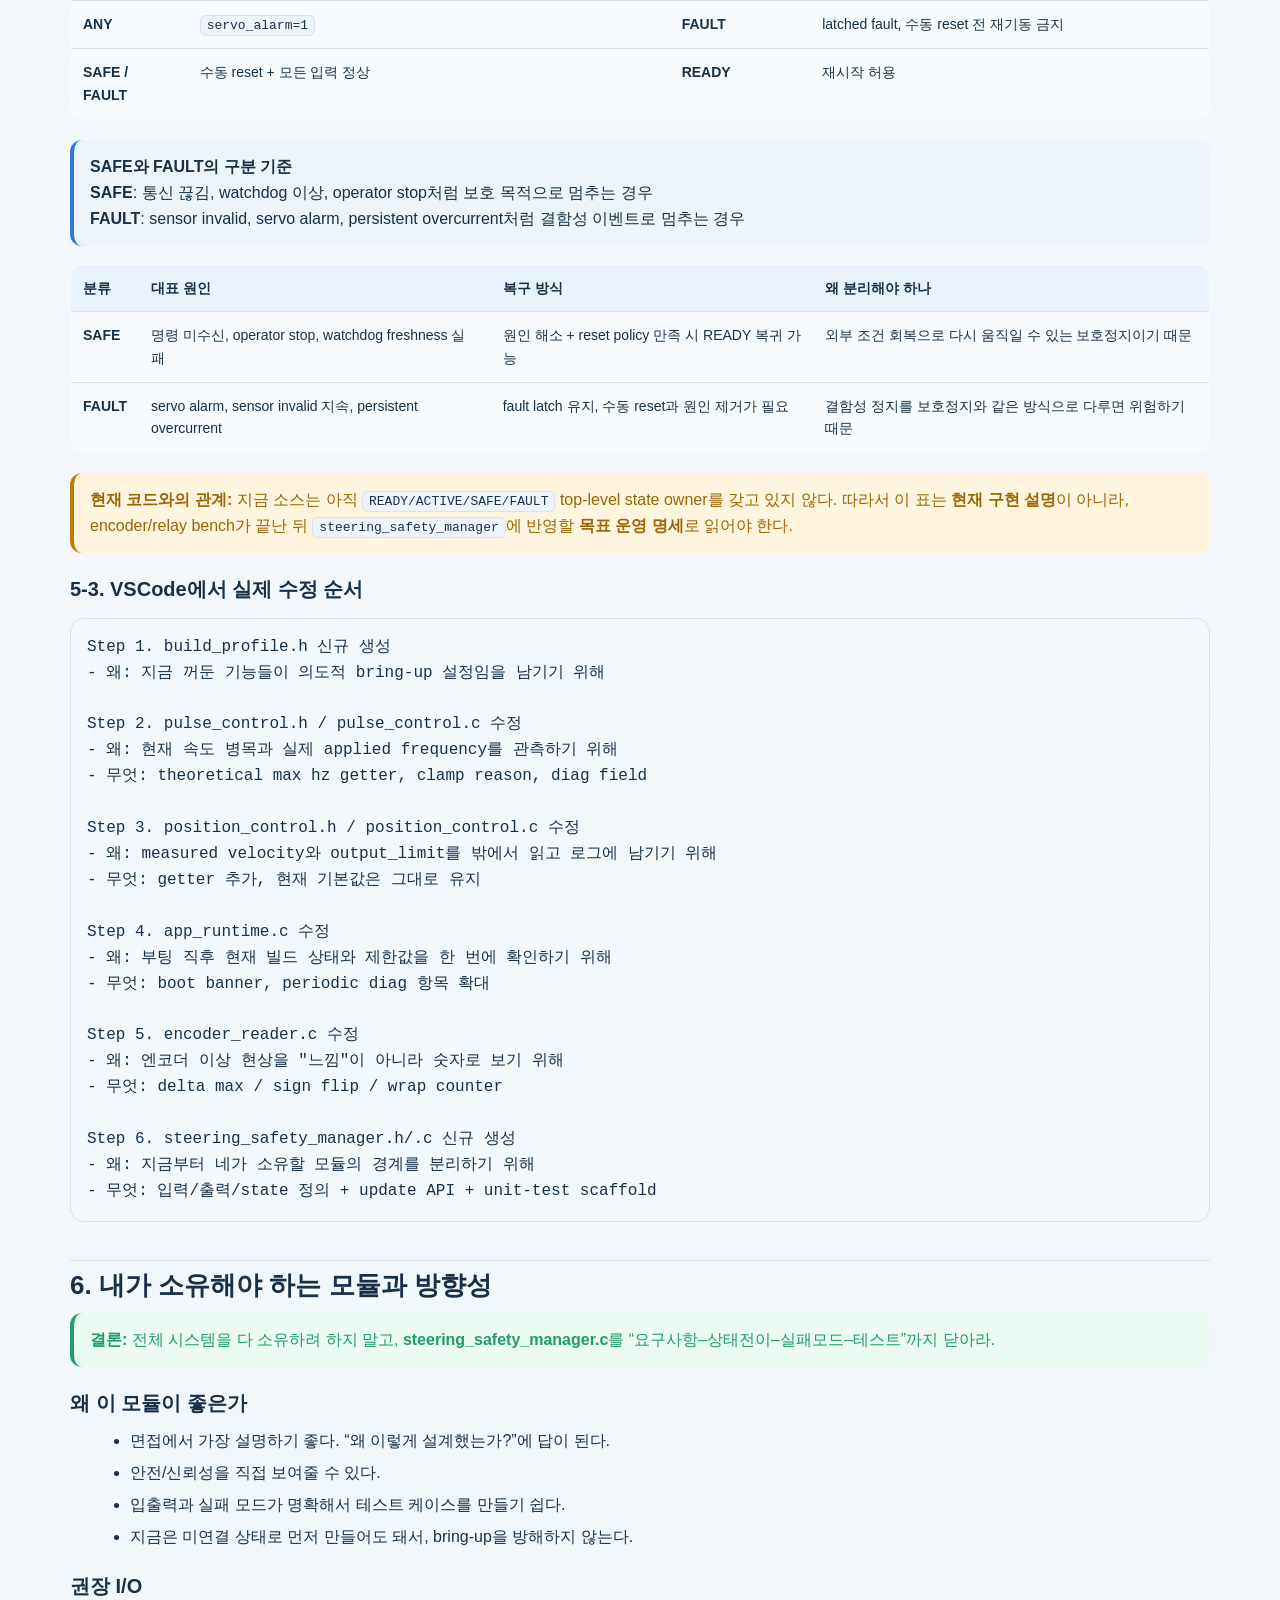
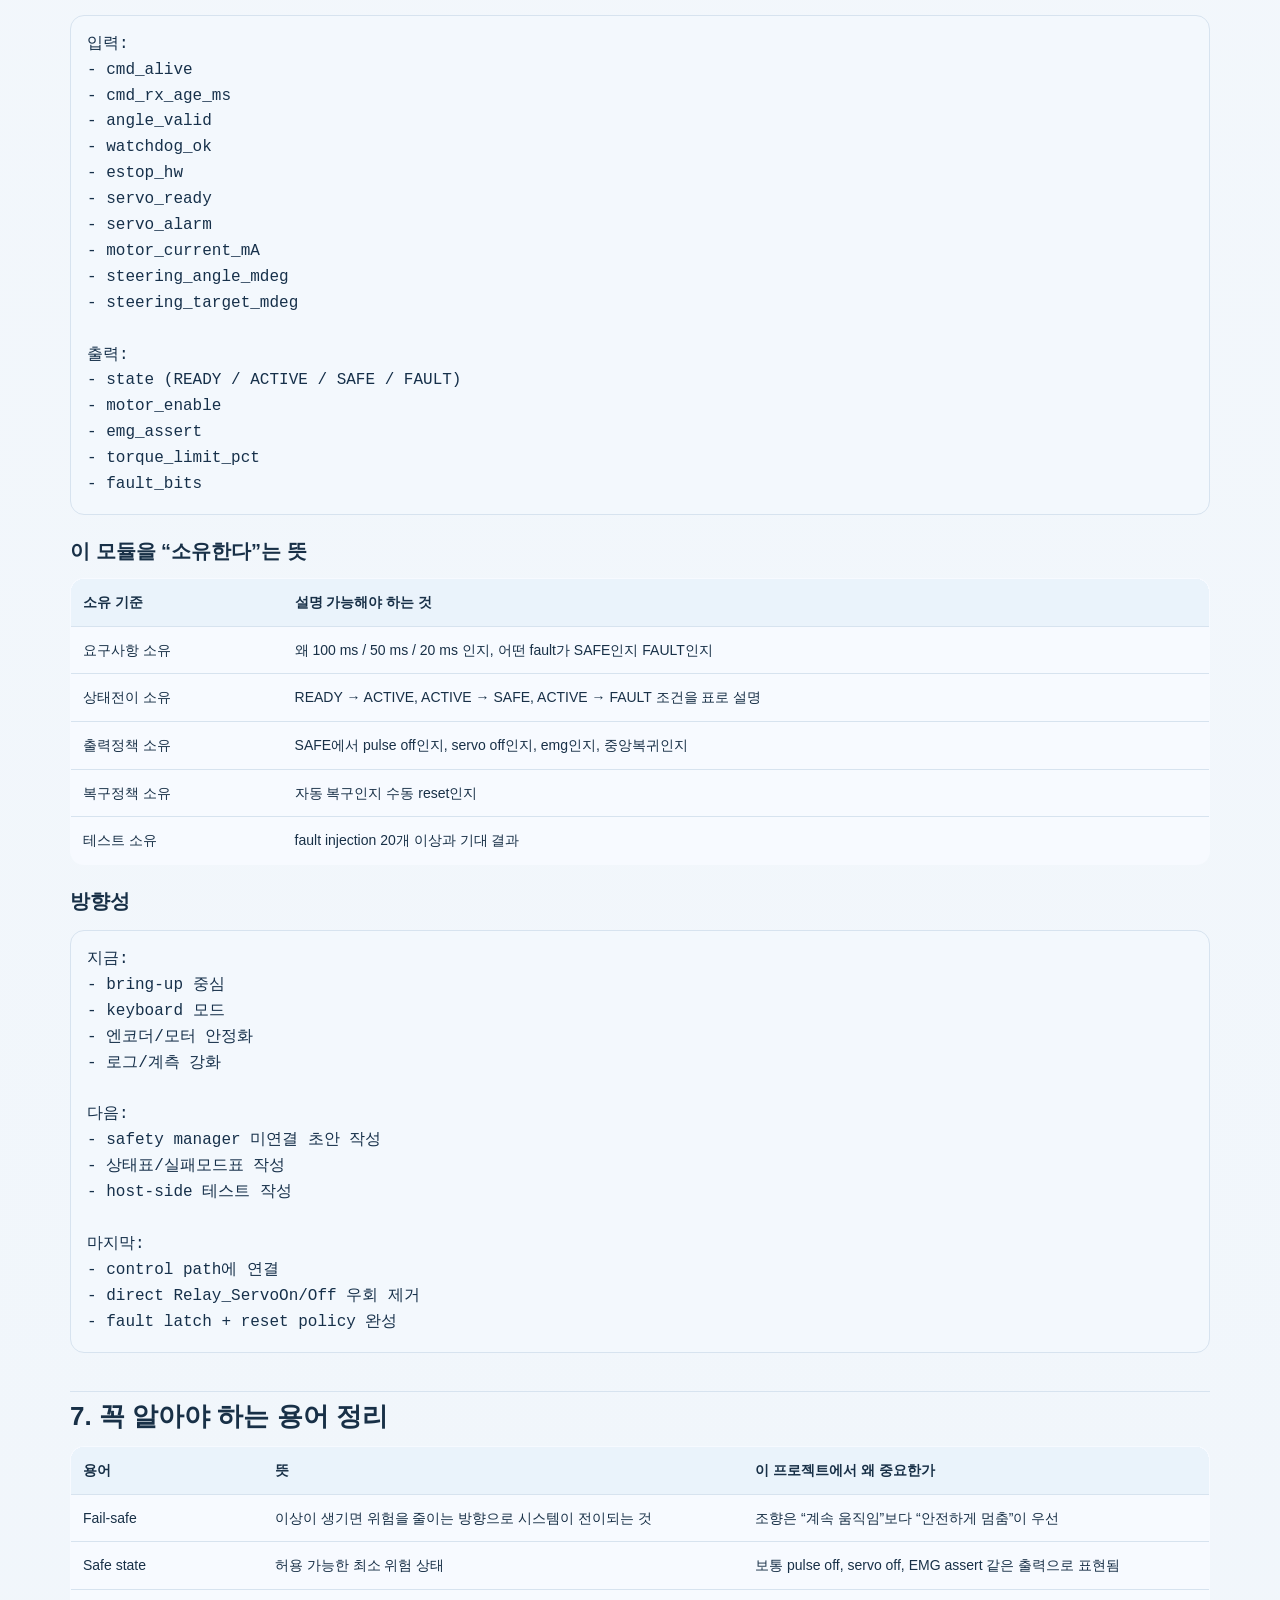
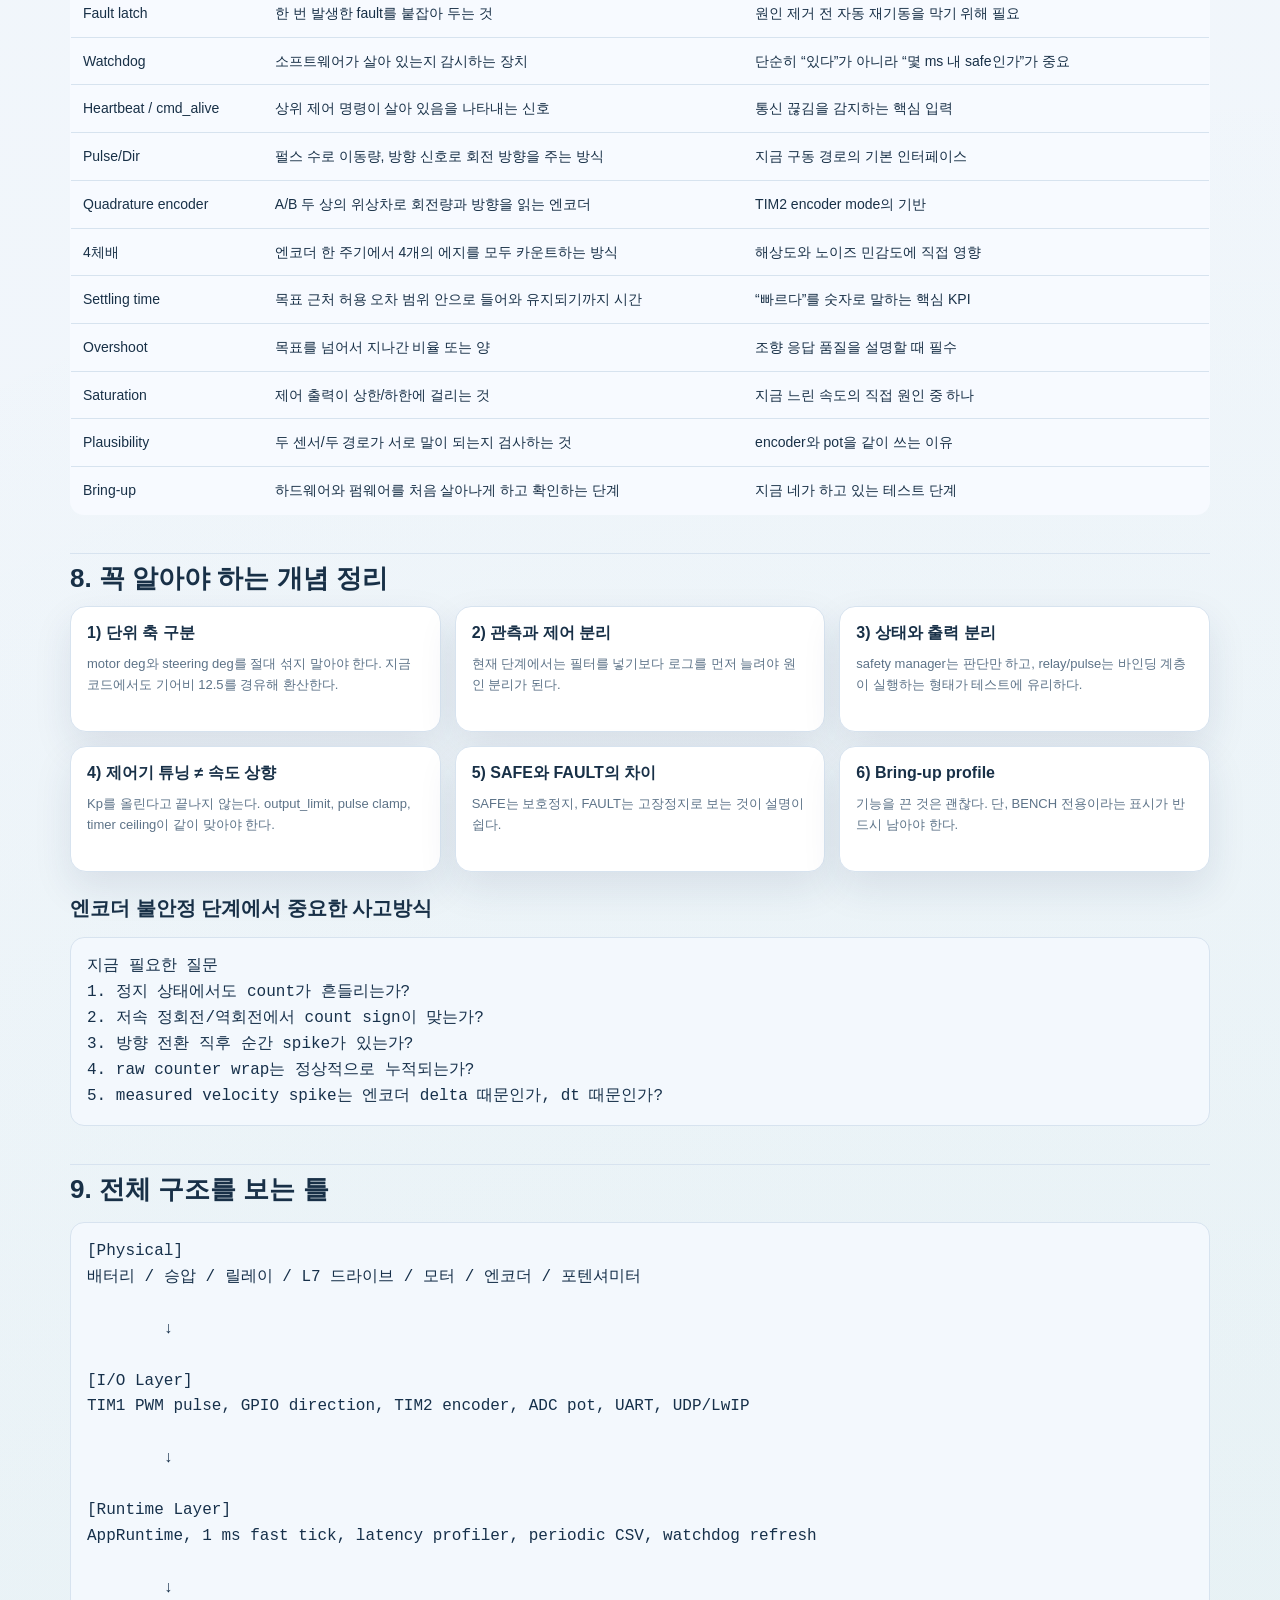
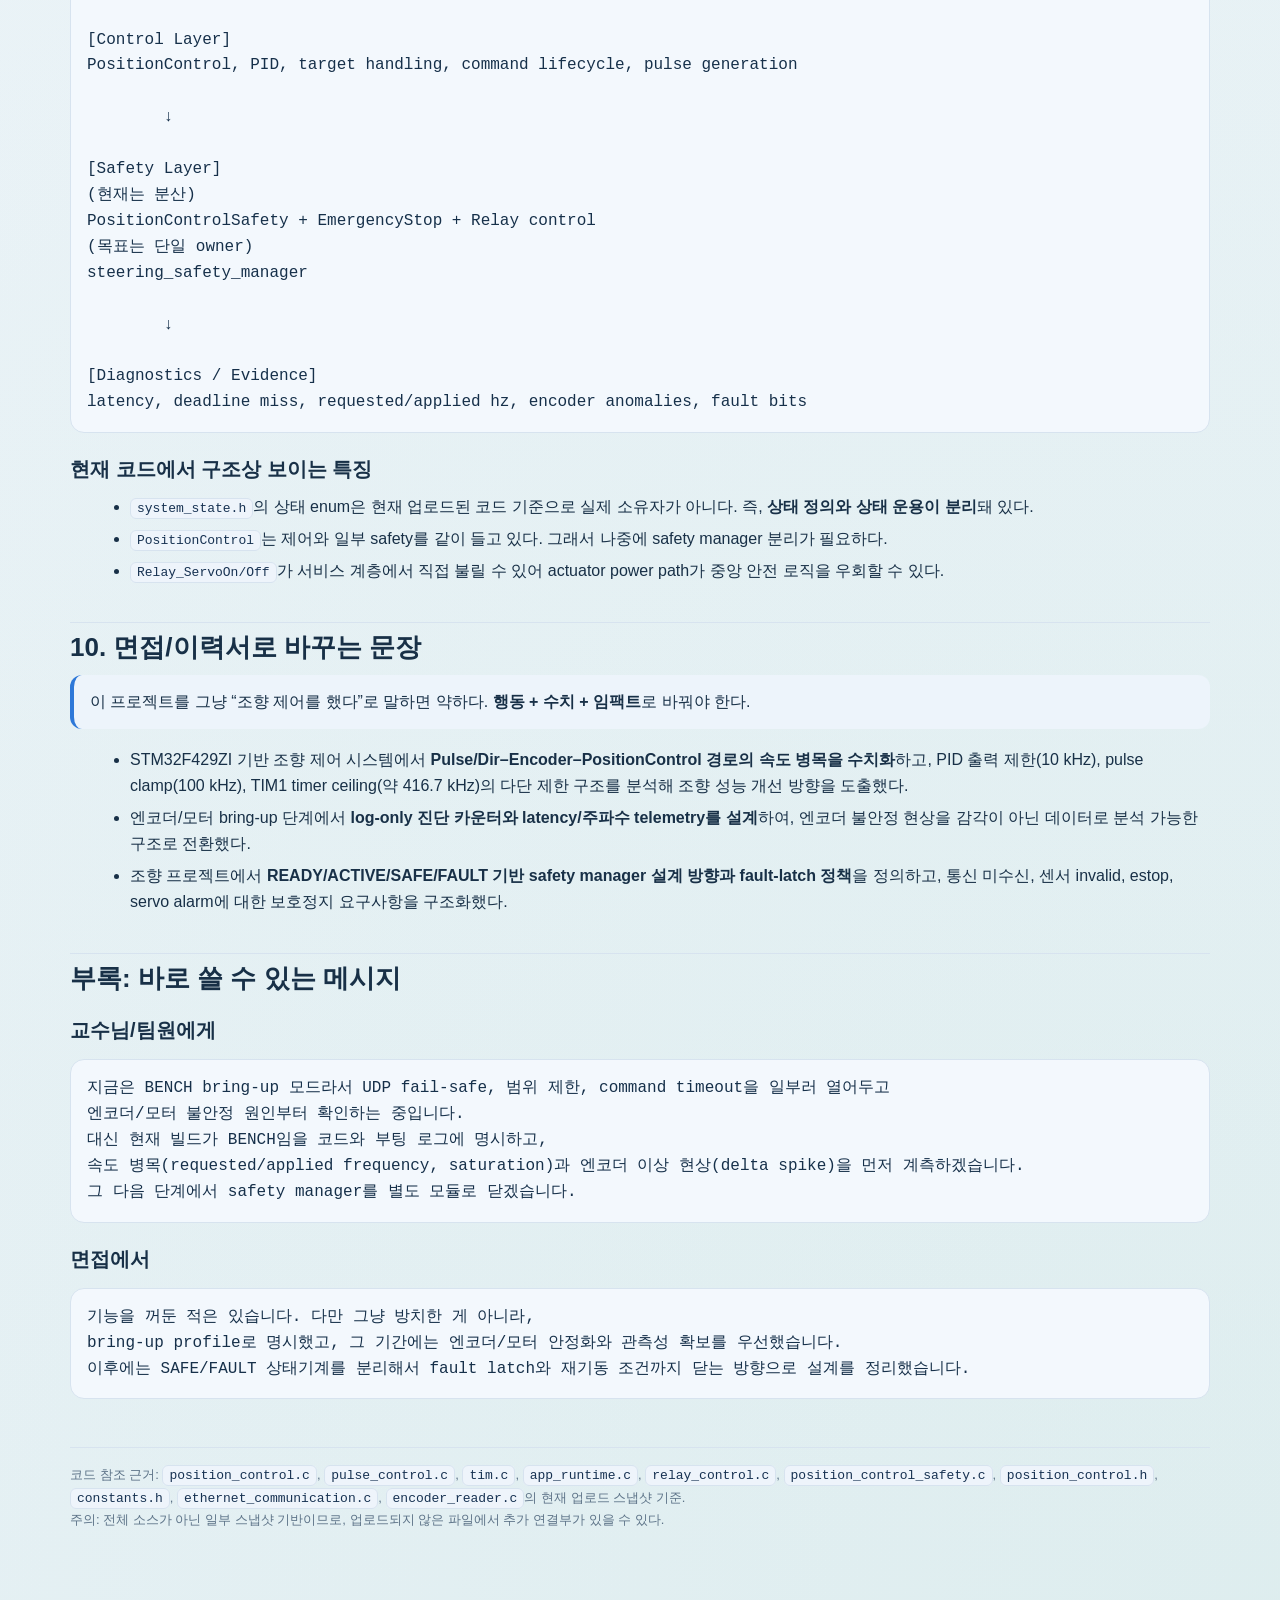
<file: Doc/REQ/steering_project_req_ownership_guide.html>
<!DOCTYPE html>
<html lang="ko">
<head>
<meta charset="utf-8">
<meta name="viewport" content="width=device-width, initial-scale=1">
<title>조향 프로젝트 REQ & Ownership Guide</title>
<style>
  :root{
    --bg:#f4f7fb;
    --panel:#ffffff;
    --panel2:#f7faff;
    --text:#183047;
    --muted:#5d7388;
    --line:#d7e3ef;
    --good:#1f9d6a;
    --warn:#bd7b0a;
    --bad:#c44b4b;
    --blue:#2e78d8;
    --card:#ffffff;
    --chip:#edf4fb;
    --shadow:0 16px 38px rgba(25, 53, 86, .10);
  }
  *{box-sizing:border-box}
  body{
    margin:0;
    font-family:-apple-system,BlinkMacSystemFont,"Segoe UI",Roboto,"Noto Sans KR",Arial,sans-serif;
    background:
      radial-gradient(circle at top left, rgba(46,120,216,.10), transparent 28%),
      radial-gradient(circle at bottom right, rgba(31,157,106,.08), transparent 22%),
      linear-gradient(180deg,#fbfdff 0%, #eef4fa 100%);
    color:var(--text);
    line-height:1.62;
  }
  .wrap{max-width:1180px;margin:0 auto;padding:32px 20px 80px}
  h1,h2,h3{line-height:1.25;margin:0 0 12px}
  h1{font-size:34px}
  h2{font-size:26px;margin-top:38px;padding-top:8px;border-top:1px solid var(--line)}
  h3{font-size:20px;margin-top:24px}
  p{margin:10px 0 14px}
  .hero{
    background:radial-gradient(circle at top right, rgba(46,120,216,.12), transparent 30%),
               linear-gradient(180deg,rgba(255,255,255,.96),rgba(247,250,255,.92));
    border:1px solid var(--line);
    border-radius:20px;
    padding:28px;
    box-shadow:var(--shadow);
  }
  .sub{color:var(--muted)}
  .grid{
    display:grid;
    grid-template-columns:repeat(4,minmax(0,1fr));
    gap:14px;
    margin-top:18px;
  }
  .card{
    background:var(--card);
    border:1px solid var(--line);
    border-radius:16px;
    padding:16px;
    box-shadow:var(--shadow);
  }
  .card h3{font-size:16px;margin:0 0 6px}
  .big{font-size:24px;font-weight:800}
  .chips{display:flex;flex-wrap:wrap;gap:8px;margin-top:8px}
  .chip{
    background:var(--chip);
    color:var(--text);
    border:1px solid var(--line);
    border-radius:999px;
    padding:6px 10px;
    font-size:12px;
    display:inline-flex;
    align-items:center;
    gap:6px;
  }
  .good{color:#1f9d6a}
  .warn{color:#9a6506}
  .bad{color:#c44b4b}
  .blue{color:#2e78d8}
  table{
    width:100%;
    border-collapse:collapse;
    margin:14px 0 20px;
    font-size:14px;
    background:var(--panel2);
    border:1px solid var(--line);
    border-radius:14px;
    overflow:hidden;
  }
  th,td{
    padding:12px 12px;
    border-bottom:1px solid var(--line);
    vertical-align:top;
  }
  th{
    text-align:left;
    background:#eaf3fb;
    color:#183047;
    position:sticky;
    top:0;
  }
  tr:last-child td{border-bottom:none}
  code, pre{
    font-family:ui-monospace,SFMono-Regular,Menlo,Consolas,"Liberation Mono",monospace;
  }
  code{
    background:#eef4fb;
    color:#173252;
    padding:2px 6px;
    border-radius:6px;
    border:1px solid var(--line);
    font-size:13px;
  }
  pre{
    background:#f3f8fd;
    color:#16304a;
    border:1px solid var(--line);
    border-radius:14px;
    padding:16px;
    overflow:auto;
    white-space:pre-wrap;
  }
  .callout{
    border-left:4px solid var(--blue);
    background:#edf4fb;
    padding:14px 16px;
    border-radius:12px;
    margin:12px 0 18px;
  }
  .callout.warn{border-left-color:var(--warn);background:#fff5de}
  .callout.bad{border-left-color:var(--bad);background:#fff0f0}
  .callout.good{border-left-color:var(--good);background:#ebfaf2}
  .kpi{
    display:grid;
    grid-template-columns:repeat(3,minmax(0,1fr));
    gap:14px;
  }
  .kpi .card{min-height:126px}
  .muted{color:var(--muted)}
  .small{font-size:13px}
  .toc{
    display:grid;
    grid-template-columns:repeat(2,minmax(0,1fr));
    gap:12px;
  }
  .toc a{
    display:block;
    text-decoration:none;
    color:var(--text);
    padding:12px 14px;
    border:1px solid var(--line);
    border-radius:12px;
    background:#ffffff;
    box-shadow:var(--shadow);
  }
  ul{margin:8px 0 14px 20px}
  li{margin:6px 0}
  .footer{
    margin-top:48px;
    color:var(--muted);
    font-size:13px;
    border-top:1px solid var(--line);
    padding-top:16px;
  }
  @media (max-width:980px){
    .grid,.kpi,.toc{grid-template-columns:1fr 1fr}
  }
  @media (max-width:640px){
    .grid,.kpi,.toc{grid-template-columns:1fr}
    h1{font-size:28px}
    h2{font-size:22px}
  }
</style>
</head>
<body>
<div class="wrap">
  <section class="hero">
    <h1>조향 프로젝트 REQ & Ownership Guide</h1>
    <p class="sub">
      대상: STM32F429ZI + L7SA004BAA + XML-FBL04AMK1 기반 조향 프로젝트<br>
      목적: <strong>지금 당장 손대도 모터/엔코더 테스트를 방해하지 않는 수정</strong>과,
      <strong>나중에 반드시 닫아야 하는 안전·성능 수정</strong>을 분리해서 정리
    </p>
    <div class="chips">
      <span class="chip">현재 전제: <strong>Keyboard BENCH mode</strong></span>
      <span class="chip">현재 안전 분리: <strong>position_control_safety.c</strong></span>
      <span class="chip">즉시 목표: <strong>외부 엔코더 피드백 체인 안정화 + 관측성 확보</strong></span>
      <span class="chip">장기 목표: <strong>steering_safety_manager 단일 owner화</strong></span>
    </div>
    <div class="grid">
      <div class="card">
        <h3>현재 이해</h3>
        <div class="big good">Bring-up 단계</div>
        <div class="small muted">
          UDP fail-safe, 범위 제한, 명령 timeout을 일부러 꺼둔 것은 지금 맥락에서는 정당하다.
          다만 이것이 <strong>기능 누락</strong>이 아니라 <strong>BENCH 프로파일</strong>임을 명시해야 한다.
        </div>
      </div>
      <div class="card">
        <h3>가장 먼저 잡을 문제</h3>
        <div class="big warn">외부 엔코더 체인</div>
        <div class="small muted">
          최신 bench에서는 드라이브 `St-06 ≈ 10.0`, `St-16/St-03` 변화가 확인됐고,
          현재 병목은 `AO/BO -> level shifter -> TIM2` 피드백 체인 불안정으로 좁혀졌다.
        </div>
      </div>
      <div class="card">
        <h3>버그 6번 핵심</h3>
        <div class="big bad">정지 정책이 안 닫힘</div>
        <div class="small muted">
          fault 감지 → actuator 차단 → latch → 재기동 차단 → reset 조건이 하나의 정책으로 연결돼 있지 않다.
        </div>
      </div>
      <div class="card">
        <h3>면접용 포인트</h3>
        <div class="big blue">“왜 껐는지” 설명</div>
        <div class="small muted">
          현업은 기능을 껐다는 사실보다, 왜 껐고 언제 다시 켤지, 그 흔적이 문서와 코드에 남아있는지를 본다.
        </div>
      </div>
    </div>
  </section>

  <div class="callout">
    <strong>2026-03-27 최신 bench 메모:</strong>
    현재 코드는 `TIM2` 엔코더 입력(`PA0`, `PB3`) 기준으로 동작한다.
    드라이브는 외부 pulse를 인식하고(`St-06 ≈ 10.0 kpps`), 드라이브 내부 엔코더 값(`St-16`, `St-03`)도 변한다.
    따라서 현재 최우선 문제는 드라이브 이후 외부 엔코더 재출력과 level shifter, 브레드보드 배선, MCU 입력 경로의 불안정이다.
    이 문서의 REQ는 이 최신 bench 관찰을 기준으로 읽는다.
  </div>

  <section id="toc">
    <h2>목차</h2>
    <div class="toc">
      <a href="#meaning">1. 버그 6번 “닫혀있지 않다”의 정확한 의미</a>
      <a href="#speed">2. 현재 속도 병목과 수치 계산</a>
      <a href="#now">3. 지금 당장 해도 되는 수정 (테스트 비방해)</a>
      <a href="#later">4. 엔코더 안정화 후 해야 할 수정</a>
      <a href="#req">5. REQ 목록: 무엇을 / 어떻게 / 왜 수정할지</a>
      <a href="#ownership">6. 내가 소유해야 하는 모듈과 방향성</a>
      <a href="#glossary">7. 꼭 알아야 하는 용어 정리</a>
      <a href="#concepts">8. 꼭 알아야 하는 개념 정리</a>
      <a href="#arch">9. 전체 구조를 보는 틀</a>
      <a href="#interview">10. 면접/이력서로 바꾸는 문장</a>
    </div>
  </section>

  <section id="meaning">
    <h2>1. 버그 6번 “닫혀있지 않다”의 정확한 의미</h2>
    <p>
      여기서 <strong>“닫혀있다”</strong>는 말은, 안전 관련 이벤트가 생겼을 때
      <strong>감지 → 상태전이 → 출력 차단 → fault latch → 재기동 차단 → reset 조건 확인 → 복귀</strong>
      가 <strong>하나의 정책</strong>으로 끝까지 연결돼 있다는 뜻이다.
    </p>
    <div class="callout bad">
      <strong>현재 코드의 핵심 문제:</strong> 정지 동작은 일부 들어가 있지만,
      그것을 <strong>누가 소유하는지</strong>, <strong>fault를 누가 붙잡고(latch) 있는지</strong>,
      <strong>다시 Enable을 누가 허용하는지</strong>가 한 군데로 모여 있지 않다.
    </div>

    <h3>현재 코드에서 실제로 벌어지는 일</h3>
    <table>
      <thead>
        <tr>
          <th>경로</th>
          <th>현재 동작</th>
          <th>왜 “안 닫힘”인가</th>
        </tr>
      </thead>
      <tbody>
        <tr>
          <td><code>position_control.c:405-418</code></td>
          <td>
            safety evaluator가 unsafe를 반환하면 <code>PositionControl_EmergencyStop()</code>를 호출한다.
          </td>
          <td>
            fault를 “누적/latched” 상태로 관리하는 독립 state machine이 없다.
          </td>
        </tr>
        <tr>
          <td><code>position_control.c:666-679</code></td>
          <td>
            EmergencyStop은 <code>PulseControl_Stop()</code>와 <code>Relay_Emergency()</code>를 호출한다.
          </td>
          <td>
            여기에는 <code>Relay_ServoOff()</code>가 없고, fault latch도 없다.
            즉 “완전한 차단 정책”이 아니다.
          </td>
        </tr>
        <tr>
          <td><code>position_control.c:558-565</code></td>
          <td>
            <code>PositionControl_Enable()</code>는 별도 확인 없이 <code>Relay_EmergencyRelease()</code>를 수행한다.
          </td>
          <td>
            fault 원인이 아직 남아 있어도 다른 호출자가 쉽게 다시 enable 시킬 수 있다.
          </td>
        </tr>
        <tr>
          <td><code>app_runtime.c:364-383</code></td>
          <td>
            키보드 <code>E</code>로 enable, <code>X</code>로 estop 가능하다.
          </td>
          <td>
            안전 복구 조건 확인 없이 사용자가 바로 재기동할 수 있다.
          </td>
        </tr>
        <tr>
          <td><code>ethernet_communication.c:245-263</code></td>
          <td>
            서비스 명령이 <code>Relay_ServoOn()</code>, <code>Relay_ServoOff()</code>를 직접 호출한다.
          </td>
          <td>
            actuator power 제어가 safety state machine을 우회할 수 있다.
          </td>
        </tr>
      </tbody>
    </table>

    <h3>이걸 한 문장으로 정의하면</h3>
    <pre>현재 프로젝트는 “정지 동작”은 있지만,
“안전 상태를 끝까지 책임지는 단일 소유자(single owner)”가 없다.</pre>

    <h3>이상적인 형태</h3>
    <pre>[fault detect]
    ↓
[steering_safety_manager: SAFE 또는 FAULT 전이]
    ↓
[PulseControl_Stop]
[Relay_ServoOff]
[Relay_Emergency]
[fault_latched = 1]
[motor_enable_inhibit = 1]
    ↓
[operator reset + sensor valid + cmd alive + servo ready 확인]
    ↓
[READY 복귀]</pre>

    <div class="callout good">
      <strong>중요:</strong> 지금 네가 keyboard 모드로 bring-up 중인 건 문제 아니다.
      문제는 이 상태가 <strong>임시 bring-up 프로파일</strong>인지,
      아니면 <strong>기본 동작으로 굳어버린 것</strong>인지가 코드에 드러나지 않는다는 점이다.
    </div>
  </section>

  <section id="speed">
    <h2>2. 현재 속도 병목과 수치 계산</h2>
    <p>
      현재 속도가 느린 이유는 하나가 아니라 <strong>3단 병목</strong>이다.
    </p>
    <table>
      <thead>
        <tr>
          <th>병목 단계</th>
          <th>현재 값</th>
          <th>코드 위치</th>
          <th>의미</th>
          <th>조향축 속도 환산</th>
        </tr>
      </thead>
      <tbody>
        <tr>
          <td>PID 출력 제한</td>
          <td><code>output_limit = 10000</code></td>
          <td><code>position_control.c:20-26</code></td>
          <td>요청 주파수가 최대 10 kHz 수준으로 묶임</td>
          <td><strong>약 2.4 deg/s</strong></td>
        </tr>
        <tr>
          <td>Pulse clamp</td>
          <td><code>PULSECONTROL_MAX_FREQ_HZ = 100000</code></td>
          <td><code>pulse_control.c:11-13</code></td>
          <td>PulseControl이 100 kHz를 넘지 않도록 clamp</td>
          <td><strong>약 24 deg/s</strong></td>
        </tr>
        <tr>
          <td>TIM1 하드 ceiling</td>
          <td><code>PSC = 215</code>, 최소 period 2 count</td>
          <td><code>tim.c:46-50</code>, <code>pulse_control.c:127-146</code></td>
          <td>현재 prescaler로는 이론상 최대 약 416.7 kHz</td>
          <td><strong>약 100 deg/s</strong></td>
        </tr>
      </tbody>
    </table>

    <div class="callout">
      계산식은 아래와 같다.<br>
      <code>steering_deg_per_s = pulse_hz × 0.003 motor_deg/pulse ÷ 12.5</code><br>
      여기서 <code>0.003</code>은 <code>constants.h:17</code>, 기어비 <code>12.5</code>는 <code>constants.h:12</code>.
    </div>

    <h3>이 말이 의미하는 것</h3>
    <ul>
      <li>지금 당장 가장 낮은 병목은 <strong>PID 출력 제한 10k</strong>다.</li>
      <li>그 다음은 <strong>PulseControl clamp 100k</strong>다.</li>
      <li>나중에 100k 이상을 쓰고 싶으면 <strong>TIM1 prescaler 자체를 바꿔야</strong> 한다.</li>
      <li>따라서 “속도를 올린다”는 말은 단순히 Kp만 올리는 게 아니라, <strong>주파수 경로 전체</strong>를 보는 일이다.</li>
    </ul>
  </section>

  <section id="now">
    <h2>3. 지금 당장 해도 되는 수정 (모터/엔코더 테스트 비방해)</h2>
    <p>
      아래는 <strong>현재 모터를 돌리며 엔코더 값을 계속 보는 bring-up</strong>에 방해를 거의 주지 않는 수정들이다.
      기준은 <strong>제어 경로의 동작을 바꾸지 않거나</strong>, 바꾸더라도 <strong>기본값을 그대로 유지</strong>하는 것이다.
    </p>

    <table>
      <thead>
        <tr>
          <th>우선순위</th>
          <th>수정 항목</th>
          <th>수정 파일</th>
          <th>왜 지금 해도 안전한가</th>
          <th>기대 효과</th>
        </tr>
      </thead>
      <tbody>
        <tr>
          <td>P0</td>
          <td><strong>Build profile 명시</strong><br>BENCH / SAFETY 구분 매크로 추가</td>
          <td><code>build_profile.h</code> 신규<br><code>app_runtime.c</code></td>
          <td>동작을 바꾸지 않고, 지금 꺼둔 safety가 의도적임을 명시만 한다.</td>
          <td>“왜 껐는지”를 코드로 설명 가능</td>
        </tr>
        <tr>
          <td>P0</td>
          <td><strong>부팅 시 설정 배너 출력</strong><br>keyboard mode, output_limit, pulse clamp, theoretical max hz 출력</td>
          <td><code>app_runtime.c</code><br><code>pulse_control.h/.c</code><br><code>position_control.h/.c</code></td>
          <td>로그만 추가한다.</td>
          <td>현재 빌드와 병목을 즉시 확인 가능</td>
        </tr>
        <tr>
          <td>P0</td>
          <td><strong>속도 경로 관측성 추가</strong><br>requested / applied / saturated 이유 출력</td>
          <td><code>pulse_control.h/.c</code></td>
          <td>출력은 그대로, 계측만 추가한다.</td>
          <td>“느린 이유”를 숫자로 설명 가능</td>
        </tr>
        <tr>
          <td>P1</td>
          <td><strong>Measured velocity getter 추가</strong></td>
          <td><code>position_control.h/.c</code></td>
          <td>제어 사용 값 노출만 추가한다.</td>
          <td>엔코더 불안정 시 속도 spike 추적 가능</td>
        </tr>
        <tr>
          <td>P1</td>
          <td><strong>Encoder log-only 진단</strong><br>delta max, sign flip, zero-delta ratio, raw wrap count</td>
          <td><code>encoder_reader.h/.c</code><br><code>app_runtime.c</code></td>
          <td>필터나 보정을 하지 않고 관찰만 한다.</td>
          <td>노이즈인지 배선인지 타이밍 문제인지 분류 가능</td>
        </tr>
        <tr>
          <td>P1</td>
          <td><strong>REQ/설계 문서화</strong></td>
          <td>이 HTML</td>
          <td>실행 경로에 영향 없음</td>
          <td>면접/인수인계/자기검증에 즉시 사용 가능</td>
        </tr>
        <tr>
          <td>P2</td>
          <td><strong>steering_safety_manager 모듈 초안 생성</strong><br>단, 아직 main path에 연결하지 않음</td>
          <td><code>steering_safety_manager.h/.c</code> 신규</td>
          <td>별도 모듈로만 만들면 현재 테스트를 건드리지 않는다.</td>
          <td>“내가 소유하는 모듈”을 지금부터 확보 가능</td>
        </tr>
      </tbody>
    </table>

    <h3>지금 가장 추천하는 수정 순서</h3>
    <pre>1) build_profile.h 추가 (동작 변화 없음)
2) AppRuntime 부팅 배너 추가
3) PulseControl 이론 최대 주파수/현재 clamp/현재 applied 주파수 출력
4) PositionControl measured velocity getter 추가
5) Encoder log-only 진단 추가
6) steering_safety_manager.h/.c 초안 생성 (미연결)</pre>
  </section>

  <section id="later">
    <h2>4. 엔코더 안정화 후 해야 할 수정</h2>
    <p>
      아래는 지금 바로 넣으면 모터/엔코더 bring-up에 영향을 줄 수 있으므로,
      <strong>현재 테스트가 어느 정도 안정화된 뒤</strong>에 넣는 편이 좋은 수정이다.
    </p>

    <div class="callout warn">
      <strong>현재 작업 순서에 대한 판단:</strong>
      startup contract, SAFE/FAULT 상태기계, watchdog 현실화, safe-stop 폐루프 같은 수정은
      <strong>외부 엔코더 피드백 테스트와 24V 릴레이 연결 테스트가 끝난 뒤</strong>에 적용하는 편이 맞다.
      지금 넣으면 bench 동작 경로가 복잡해지고, 원인 분리가 더 어려워질 수 있다.
    </div>

    <table>
      <thead>
        <tr>
          <th>항목</th>
          <th>수정 파일</th>
          <th>왜 지금은 미루는가</th>
          <th>나중 목표</th>
        </tr>
      </thead>
      <tbody>
        <tr>
          <td><strong>실제 속도 상향</strong><br>PID output_limit 상향, pulse clamp 상향, TIM1 prescaler 재설정</td>
          <td><code>position_control.c</code><br><code>pulse_control.c</code><br><code>tim.c</code></td>
          <td>동작 envelope 자체가 바뀌어 현재 엔코더 불안정 원인 분석을 흐릴 수 있다.</td>
          <td>목표 응답 속도 달성</td>
        </tr>
        <tr>
          <td><strong>command timeout 재활성화</strong></td>
          <td><code>position_control.c</code><br><code>position_control_safety.c</code></td>
          <td>현재 일부러 bench에서 꺼둔 동작이다.</td>
          <td>100 ms 미수신 시 SAFE</td>
        </tr>
        <tr>
          <td><strong>UDP fail-safe 재활성화</strong></td>
          <td><code>app_runtime.c</code><br><code>ethernet_communication.c</code></td>
          <td>지금은 keyboard 모드로 테스트 중이다.</td>
          <td>통신 끊김 보호정지</td>
        </tr>
        <tr>
          <td><strong>범위 제한 / tracking error 기준 정렬</strong></td>
          <td><code>position_control.h</code><br><code>position_control_safety.c</code></td>
          <td>지금은 넓게 열어 두고 움직임을 보는 단계다.</td>
          <td>조향축 기준 안전 범위 적용</td>
        </tr>
        <tr>
          <td><strong>safe-stop 폐루프화</strong><br>Pulse stop + Servo off + EMG + latch + reset</td>
          <td><code>steering_safety_manager.*</code><br><code>position_control.c</code><br><code>relay_control.c</code><br><code>ethernet_communication.c</code></td>
          <td>재기동 조건과 fault latch가 정의돼야 하므로, 지금 중途半端하게 넣으면 더 헷갈린다.</td>
          <td>현업 수준 fail-safe 구조</td>
        </tr>
        <tr>
          <td><strong>ADC pot + encoder plausibility</strong></td>
          <td><code>adc_potentiometer.c</code><br><code>homing.c</code><br><code>encoder_reader.c</code></td>
          <td>센서 기준축/기어비/기구 배치가 검증돼야 한다.</td>
          <td>angle_valid 생성</td>
        </tr>
        <tr>
          <td><strong>watchdog deadline 단축</strong></td>
          <td><code>iwdg.c</code></td>
          <td>지금 바로 바꾸면 bring-up 중 예기치 않은 reset이 발생할 수 있다.</td>
          <td>수십 초 수준에서 수백 ms~1 s 수준으로 현실화</td>
        </tr>
      </tbody>
    </table>

    <div class="callout good">
      <strong>실무식으로 말하면:</strong>
      지금은 <strong>제어 구조를 완성하는 단계</strong>가 아니라 <strong>sensor truth와 actuator truth를 닫는 단계</strong>다.
      따라서 encoder feedback과 24V relay path가 bench에서 안정적으로 재현된 뒤에,
      그 위에 startup/safe/fault 정책을 올리는 것이 맞다.
    </div>

    <h3>4-1. 지금은 왜 미루는가</h3>
    <ul>
      <li>현재 가장 큰 병목은 `AO/BO -> level shifter -> TIM2` 외부 피드백 체인이다.</li>
      <li>24V 릴레이 연결과 startup gate를 지금 바꾸면, “안 돈다”의 원인이 제어정책인지 하드웨어인지 더 헷갈릴 수 있다.</li>
      <li>bench 단계에서는 먼저 <strong>모터가 어떻게 도는지</strong>, <strong>엔코더가 어떻게 읽히는지</strong>, <strong>릴레이가 하드웨어에서 안정적으로 동작하는지</strong>를 닫는 게 우선이다.</li>
      <li>그다음에야 SAFE/FAULT, watchdog deadline, startup contract를 넣어도 “수정 때문에 테스트가 귀찮아진다”는 문제가 줄어든다.</li>
    </ul>

    <h3>4-2. 분리는 이렇게 진행하는 게 이해하기 쉽다</h3>
    <p>
      분리는 한 번에 크게 뜯는 게 아니라, <strong>판단</strong>과 <strong>실행</strong>, 그리고
      <strong>bench 경로</strong>와 <strong>제품형 경로</strong>를 분리하는 방식으로 진행하는 게 가장 안전하다.
    </p>
    <table>
      <thead>
        <tr>
          <th>단계</th>
          <th>무엇을 분리하나</th>
          <th>지금 코드에서 어디를 건드리나</th>
          <th>왜 이 순서가 쉬운가</th>
        </tr>
      </thead>
      <tbody>
        <tr>
          <td>Step 1</td>
          <td>진단과 제어 분리</td>
          <td>`position_control.c` → `position_control_diag.c`</td>
          <td>제어 동작은 유지하고 출력/문자열/상태출력만 밖으로 뺄 수 있다.</td>
        </tr>
        <tr>
          <td>Step 2</td>
          <td>안전 판단과 실제 차단 분리</td>
          <td>`position_control_safety.c` + `PositionControl_EmergencyStop()`</td>
          <td>“unsafe 판단”은 밖으로 빼고, `PulseControl_Stop()` / `Relay_Emergency()` 같은 즉시 차단은 코어에 남길 수 있다.</td>
        </tr>
        <tr>
          <td>Step 3</td>
          <td>bench startup과 production startup 분리</td>
          <td>`app_runtime.c`</td>
          <td>지금의 auto-enable 경로를 `BENCH profile`로 남기고, 제품형 startup contract를 별도 분기에서 설계할 수 있다.</td>
        </tr>
        <tr>
          <td>Step 4</td>
          <td>top-level 상태기계 분리</td>
          <td>`steering_safety_manager.*` 신규</td>
          <td>`READY/ACTIVE/SAFE/FAULT`를 단일 owner에서 관리하게 되면 설명과 테스트가 쉬워진다.</td>
        </tr>
        <tr>
          <td>Step 5</td>
          <td>입력 freshness / watchdog / reset policy 연결</td>
          <td>`app_runtime.c`, `ethernet_communication.c`, `iwdg.c`, `relay_control.c`</td>
          <td>sensor truth와 relay truth가 닫힌 뒤에 넣어야, 보호정지와 고장정지를 구분해서 검증할 수 있다.</td>
        </tr>
      </tbody>
    </table>

    <pre>쉽게 이해하면:
1) 먼저 "보는 코드"와 "움직이는 코드"를 나눈다.
2) 그다음 "이상 판단"과 "즉시 차단"을 나눈다.
3) 마지막에 startup / SAFE / FAULT / reset 정책을 하나의 manager로 묶는다.

즉, 지금은 encoder feedback과 24V relay 테스트를 끝내고,
그 다음에 상태기계와 startup contract를 올리는 순서가 맞다.</pre>
  </section>

  <section id="req">
    <h2>5. REQ 목록: 무엇을 / 어떻게 / 왜 수정할지</h2>

    <h3>5-1. 지금 바로 적용 가능한 REQ (비방해)</h3>
    <table>
      <thead>
        <tr>
          <th>ID</th>
          <th>Requirement</th>
          <th>How (VSCode에서 무엇을 수정)</th>
          <th>Why</th>
          <th>검증</th>
        </tr>
      </thead>
      <tbody>
        <tr>
          <td>REQ-BENCH-001</td>
          <td>빌드는 반드시 <strong>BENCH</strong> 또는 <strong>SAFETY</strong> 프로파일을 명시해야 한다.</td>
          <td>
            <code>build_profile.h</code> 신규 생성 후<br>
            <code>#define STEER_BUILD_PROFILE_BENCH 1</code><br>
            <code>#define STEER_BUILD_PROFILE_SAFETY 2</code><br>
            <code>#define STEER_BUILD_PROFILE STEER_BUILD_PROFILE_BENCH</code> 기본값 부여
          </td>
          <td>현재 꺼둔 timeout/range/UDP fail-safe가 “누락”이 아니라 “의도적 bring-up 설정”임을 남긴다.</td>
          <td>부팅 로그에 현재 프로파일 출력</td>
        </tr>
        <tr>
          <td>REQ-DIAG-001</td>
          <td>부팅 시 현재 제한값과 이론 최대 속도 경로를 로그로 출력해야 한다.</td>
          <td>
            <code>app_runtime.c</code>의 <code>AppRuntime_Init()</code> 끝부분에 배너 출력 추가<br>
            출력 항목: keyboard mode, output_limit, pulse clamp, TIM1 theoretical max Hz, steering max deg/s
          </td>
          <td>“왜 느린가?”를 로그 1줄로 설명 가능해진다.</td>
          <td>UART에서 설정 배너 확인</td>
        </tr>
        <tr>
          <td>REQ-DIAG-002</td>
          <td><code>PulseControl</code>는 요청 주파수와 실제 적용 주파수, clamp 여부를 관측 가능해야 한다.</td>
          <td>
            <code>pulse_control.h</code>에 상태 필드 추가 또는 getter 추가<br>
            예: <code>clamped_by_min</code>, <code>clamped_by_max</code>, <code>theoretical_max_hz</code>
          </td>
          <td>output_limit 문제인지 pulse clamp 문제인지 분리 가능</td>
          <td>CSV/DIAG에 requested vs applied 비교</td>
        </tr>
        <tr>
          <td>REQ-DIAG-003</td>
          <td><code>PositionControl</code>는 측정 속도를 외부 진단에서 읽을 수 있어야 한다.</td>
          <td>
            <code>position_control.h</code>에 <code>float PositionControl_GetMeasuredVelocityDegPerS(void);</code> 추가<br>
            <code>position_control.c</code>에서 반환 함수 구현
          </td>
          <td>엔코더 노이즈로 인한 속도 spike를 바로 확인 가능</td>
          <td>periodic diag에 velocity 추가</td>
        </tr>
        <tr>
          <td>REQ-ENC-001</td>
          <td>엔코더는 제어에 영향 없는 log-only 진단 카운터를 제공해야 한다.</td>
          <td>
            <code>encoder_reader.c</code>에 아래 카운터 추가<br>
            최대 delta, 비정상 delta count, raw wrap count, sign flip count
          </td>
          <td>지금 필요한 건 “보정”보다 “현상 분류”다.</td>
          <td>고정 정지 / 저속 / 방향전환에서 카운터 비교</td>
        </tr>
        <tr>
          <td>REQ-OWN-001</td>
          <td><code>steering_safety_manager</code> 모듈 초안을 작성해야 한다. 단, 현재 control path에는 아직 연결하지 않는다.</td>
          <td>
            신규 파일 생성:<br>
            <code>steering_safety_manager.h</code><br>
            <code>steering_safety_manager.c</code>
          </td>
          <td>지금부터 “내가 소유하는 모듈”을 별도 경계로 만들 수 있다.</td>
          <td>host-side test 또는 simple C main으로 상태전이 테스트</td>
        </tr>
      </tbody>
    </table>

    <h3>5-2. 나중에 적용할 REQ (동작 바뀜)</h3>
    <table>
      <thead>
        <tr>
          <th>ID</th>
          <th>Requirement</th>
          <th>How</th>
          <th>Why</th>
          <th>검증</th>
        </tr>
      </thead>
      <tbody>
        <tr>
          <td>REQ-SPEED-001</td>
          <td>최대 조향 속도 목표에 맞게 output_limit / pulse clamp / timer prescaler를 일관되게 조정해야 한다.</td>
          <td>
            1) <code>position_control.c</code> output_limit 재설정<br>
            2) <code>pulse_control.c</code> max freq 재설정<br>
            3) 필요 시 <code>tim.c</code>의 TIM1 prescaler 조정
          </td>
          <td>지금은 속도 envelope가 소프트웨어 상수에 의해 과도하게 제한된다.</td>
          <td>step 응답의 settling time, max steering speed 측정</td>
        </tr>
        <tr>
          <td>REQ-SAFE-001</td>
          <td>SAFE/FAULT는 하나의 state owner가 판단하고 actuator 차단을 단일 정책으로 수행해야 한다.</td>
          <td>
            <code>steering_safety_manager</code>에서<br>
            state, motor_enable, emg_assert, torque_limit, fault_bits를 결정
          </td>
          <td>지금은 정지 정책이 분산돼 있다.</td>
          <td>fault injection 20개 이상</td>
        </tr>
        <tr>
          <td>REQ-SAFE-002</td>
          <td>fault는 latch되어야 하며, 수동 reset 전에는 재기동되면 안 된다.</td>
          <td>Enable 경로를 safety manager를 거치도록 수정</td>
          <td><code>E</code> 키나 mode change가 fault를 덮어쓰면 안 된다.</td>
          <td>fault 후 enable 눌러도 READY로 바로 안 감</td>
        </tr>
        <tr>
          <td>REQ-CMD-001</td>
          <td>명령 미수신 100 ms 시 SAFE 전이</td>
          <td><code>cmd_alive</code> / <code>cmd_rx_age_ms</code> 입력 추가</td>
          <td>현업 fail-safe 핵심</td>
          <td>명령 차단 실험에서 safe 전환시간 측정</td>
        </tr>
        <tr>
          <td>REQ-SENSOR-001</td>
          <td>angle sensor invalid 50 ms 지속 시 FAULT 전이</td>
          <td>encoder + ADC pot plausibility 기반 <code>angle_valid</code> 생성</td>
          <td>센서 신뢰성 없이는 중앙복귀/정밀 제어 모두 위험</td>
          <td>센서 단선/튀김 fault injection</td>
        </tr>
        <tr>
          <td>REQ-POWER-001</td>
          <td>EmergencyStop은 최소한 <code>PulseStop + ServoOff + EMG + latch</code>를 한 정책으로 수행해야 한다.</td>
          <td>
            safe-stop API로 묶고, <code>Relay_ServoOn/Off</code> 직접 호출은 safety manager 뒤로 숨김
          </td>
          <td>actuator power와 control state가 분리되면 사고 난다.</td>
          <td>fault 후 모든 출력 핀 상태 검증</td>
        </tr>
      </tbody>
    </table>

    <h3>5-2A. 목표 상태전이 명세 (Target Operating State Machine)</h3>
    <p>
      아래 표는 <strong>현재 코드가 이미 이렇게 동작한다는 뜻이 아니라</strong>,
      encoder feedback과 24V 릴레이 bench가 닫힌 뒤 steering controller를 어떤 운영 상태기계로 정리할지에 대한
      <strong>목표 REQ</strong>다. 여기서 핵심은 <strong>SAFE는 보호정지</strong>, <strong>FAULT는 고장정지</strong>로 분리하는 것이다.
    </p>
    <table>
      <thead>
        <tr>
          <th>현재 상태</th>
          <th>조건</th>
          <th>다음 상태</th>
          <th>출력 정책</th>
        </tr>
      </thead>
      <tbody>
        <tr>
          <td><strong>INIT</strong></td>
          <td><code>homing_done=1</code>, <code>angle_valid=1</code>, <code>estop_hw=0</code>, <code>servo_ready=1</code></td>
          <td><strong>READY</strong></td>
          <td><code>motor_enable=0</code></td>
        </tr>
        <tr>
          <td><strong>READY</strong></td>
          <td><code>cmd_alive=1</code>, <code>watchdog_ok=1</code>, <code>servo_alarm=0</code></td>
          <td><strong>ACTIVE</strong></td>
          <td><code>motor_enable=1</code></td>
        </tr>
        <tr>
          <td><strong>ACTIVE</strong></td>
          <td><code>cmd_rx_age_ms &gt; 100</code></td>
          <td><strong>SAFE</strong></td>
          <td><code>torque_limit=0</code>, <code>motor_enable=0</code>, <code>emg_assert=1</code></td>
        </tr>
        <tr>
          <td><strong>ACTIVE</strong></td>
          <td><code>angle_valid=0</code>가 50 ms 지속</td>
          <td><strong>FAULT</strong></td>
          <td><code>motor_enable=0</code>, <code>emg_assert=1</code>, <code>fault_latched=1</code></td>
        </tr>
        <tr>
          <td><strong>ACTIVE</strong></td>
          <td><code>overcurrent=1</code>가 20 ms 지속</td>
          <td><strong>FAULT</strong> 또는 <strong>SAFE</strong></td>
          <td>즉시 torque limit 후 정지, 정책상 fault 여부 결정</td>
        </tr>
        <tr>
          <td><strong>ANY</strong></td>
          <td><code>estop_hw=1</code></td>
          <td><strong>SAFE</strong></td>
          <td>즉시 정지, operator stop 정책</td>
        </tr>
        <tr>
          <td><strong>ANY</strong></td>
          <td><code>servo_alarm=1</code></td>
          <td><strong>FAULT</strong></td>
          <td>latched fault, 수동 reset 전 재기동 금지</td>
        </tr>
        <tr>
          <td><strong>SAFE / FAULT</strong></td>
          <td>수동 reset + 모든 입력 정상</td>
          <td><strong>READY</strong></td>
          <td>재시작 허용</td>
        </tr>
      </tbody>
    </table>

    <div class="callout">
      <strong>SAFE와 FAULT의 구분 기준</strong><br>
      <strong>SAFE</strong>: 통신 끊김, watchdog 이상, operator stop처럼 보호 목적으로 멈추는 경우<br>
      <strong>FAULT</strong>: sensor invalid, servo alarm, persistent overcurrent처럼 결함성 이벤트로 멈추는 경우
    </div>

    <table>
      <thead>
        <tr>
          <th>분류</th>
          <th>대표 원인</th>
          <th>복구 방식</th>
          <th>왜 분리해야 하나</th>
        </tr>
      </thead>
      <tbody>
        <tr>
          <td><strong>SAFE</strong></td>
          <td>명령 미수신, operator stop, watchdog freshness 실패</td>
          <td>원인 해소 + reset policy 만족 시 READY 복귀 가능</td>
          <td>외부 조건 회복으로 다시 움직일 수 있는 보호정지이기 때문</td>
        </tr>
        <tr>
          <td><strong>FAULT</strong></td>
          <td>servo alarm, sensor invalid 지속, persistent overcurrent</td>
          <td>fault latch 유지, 수동 reset과 원인 제거가 필요</td>
          <td>결함성 정지를 보호정지와 같은 방식으로 다루면 위험하기 때문</td>
        </tr>
      </tbody>
    </table>

    <div class="callout warn">
      <strong>현재 코드와의 관계:</strong>
      지금 소스는 아직 <code>READY/ACTIVE/SAFE/FAULT</code> top-level state owner를 갖고 있지 않다.
      따라서 이 표는 <strong>현재 구현 설명</strong>이 아니라, encoder/relay bench가 끝난 뒤
      <code>steering_safety_manager</code>에 반영할 <strong>목표 운영 명세</strong>로 읽어야 한다.
    </div>

    <h3>5-3. VSCode에서 실제 수정 순서</h3>
    <pre>Step 1. build_profile.h 신규 생성
- 왜: 지금 꺼둔 기능들이 의도적 bring-up 설정임을 남기기 위해

Step 2. pulse_control.h / pulse_control.c 수정
- 왜: 현재 속도 병목과 실제 applied frequency를 관측하기 위해
- 무엇: theoretical max hz getter, clamp reason, diag field

Step 3. position_control.h / position_control.c 수정
- 왜: measured velocity와 output_limit를 밖에서 읽고 로그에 남기기 위해
- 무엇: getter 추가, 현재 기본값은 그대로 유지

Step 4. app_runtime.c 수정
- 왜: 부팅 직후 현재 빌드 상태와 제한값을 한 번에 확인하기 위해
- 무엇: boot banner, periodic diag 항목 확대

Step 5. encoder_reader.c 수정
- 왜: 엔코더 이상 현상을 "느낌"이 아니라 숫자로 보기 위해
- 무엇: delta max / sign flip / wrap counter

Step 6. steering_safety_manager.h/.c 신규 생성
- 왜: 지금부터 네가 소유할 모듈의 경계를 분리하기 위해
- 무엇: 입력/출력/state 정의 + update API + unit-test scaffold</pre>
  </section>

  <section id="ownership">
    <h2>6. 내가 소유해야 하는 모듈과 방향성</h2>
    <div class="callout good">
      <strong>결론:</strong> 전체 시스템을 다 소유하려 하지 말고,
      <strong>steering_safety_manager.c</strong>를 “요구사항–상태전이–실패모드–테스트”까지 닫아라.
    </div>

    <h3>왜 이 모듈이 좋은가</h3>
    <ul>
      <li>면접에서 가장 설명하기 좋다. “왜 이렇게 설계했는가?”에 답이 된다.</li>
      <li>안전/신뢰성을 직접 보여줄 수 있다.</li>
      <li>입출력과 실패 모드가 명확해서 테스트 케이스를 만들기 쉽다.</li>
      <li>지금은 미연결 상태로 먼저 만들어도 돼서, bring-up을 방해하지 않는다.</li>
    </ul>

    <h3>권장 I/O</h3>
    <pre>입력:
- cmd_alive
- cmd_rx_age_ms
- angle_valid
- watchdog_ok
- estop_hw
- servo_ready
- servo_alarm
- motor_current_mA
- steering_angle_mdeg
- steering_target_mdeg

출력:
- state (READY / ACTIVE / SAFE / FAULT)
- motor_enable
- emg_assert
- torque_limit_pct
- fault_bits</pre>

    <h3>이 모듈을 “소유한다”는 뜻</h3>
    <table>
      <thead>
        <tr>
          <th>소유 기준</th>
          <th>설명 가능해야 하는 것</th>
        </tr>
      </thead>
      <tbody>
        <tr>
          <td>요구사항 소유</td>
          <td>왜 100 ms / 50 ms / 20 ms 인지, 어떤 fault가 SAFE인지 FAULT인지</td>
        </tr>
        <tr>
          <td>상태전이 소유</td>
          <td>READY → ACTIVE, ACTIVE → SAFE, ACTIVE → FAULT 조건을 표로 설명</td>
        </tr>
        <tr>
          <td>출력정책 소유</td>
          <td>SAFE에서 pulse off인지, servo off인지, emg인지, 중앙복귀인지</td>
        </tr>
        <tr>
          <td>복구정책 소유</td>
          <td>자동 복구인지 수동 reset인지</td>
        </tr>
        <tr>
          <td>테스트 소유</td>
          <td>fault injection 20개 이상과 기대 결과</td>
        </tr>
      </tbody>
    </table>

    <h3>방향성</h3>
    <pre>지금:
- bring-up 중심
- keyboard 모드
- 엔코더/모터 안정화
- 로그/계측 강화

다음:
- safety manager 미연결 초안 작성
- 상태표/실패모드표 작성
- host-side 테스트 작성

마지막:
- control path에 연결
- direct Relay_ServoOn/Off 우회 제거
- fault latch + reset policy 완성</pre>
  </section>

  <section id="glossary">
    <h2>7. 꼭 알아야 하는 용어 정리</h2>
    <table>
      <thead>
        <tr>
          <th>용어</th>
          <th>뜻</th>
          <th>이 프로젝트에서 왜 중요한가</th>
        </tr>
      </thead>
      <tbody>
        <tr>
          <td>Fail-safe</td>
          <td>이상이 생기면 위험을 줄이는 방향으로 시스템이 전이되는 것</td>
          <td>조향은 “계속 움직임”보다 “안전하게 멈춤”이 우선</td>
        </tr>
        <tr>
          <td>Safe state</td>
          <td>허용 가능한 최소 위험 상태</td>
          <td>보통 pulse off, servo off, EMG assert 같은 출력으로 표현됨</td>
        </tr>
        <tr>
          <td>Fault latch</td>
          <td>한 번 발생한 fault를 붙잡아 두는 것</td>
          <td>원인 제거 전 자동 재기동을 막기 위해 필요</td>
        </tr>
        <tr>
          <td>Watchdog</td>
          <td>소프트웨어가 살아 있는지 감시하는 장치</td>
          <td>단순히 “있다”가 아니라 “몇 ms 내 safe인가”가 중요</td>
        </tr>
        <tr>
          <td>Heartbeat / cmd_alive</td>
          <td>상위 제어 명령이 살아 있음을 나타내는 신호</td>
          <td>통신 끊김을 감지하는 핵심 입력</td>
        </tr>
        <tr>
          <td>Pulse/Dir</td>
          <td>펄스 수로 이동량, 방향 신호로 회전 방향을 주는 방식</td>
          <td>지금 구동 경로의 기본 인터페이스</td>
        </tr>
        <tr>
          <td>Quadrature encoder</td>
          <td>A/B 두 상의 위상차로 회전량과 방향을 읽는 엔코더</td>
          <td>TIM2 encoder mode의 기반</td>
        </tr>
        <tr>
          <td>4체배</td>
          <td>엔코더 한 주기에서 4개의 에지를 모두 카운트하는 방식</td>
          <td>해상도와 노이즈 민감도에 직접 영향</td>
        </tr>
        <tr>
          <td>Settling time</td>
          <td>목표 근처 허용 오차 범위 안으로 들어와 유지되기까지 시간</td>
          <td>“빠르다”를 숫자로 말하는 핵심 KPI</td>
        </tr>
        <tr>
          <td>Overshoot</td>
          <td>목표를 넘어서 지나간 비율 또는 양</td>
          <td>조향 응답 품질을 설명할 때 필수</td>
        </tr>
        <tr>
          <td>Saturation</td>
          <td>제어 출력이 상한/하한에 걸리는 것</td>
          <td>지금 느린 속도의 직접 원인 중 하나</td>
        </tr>
        <tr>
          <td>Plausibility</td>
          <td>두 센서/두 경로가 서로 말이 되는지 검사하는 것</td>
          <td>encoder와 pot을 같이 쓰는 이유</td>
        </tr>
        <tr>
          <td>Bring-up</td>
          <td>하드웨어와 펌웨어를 처음 살아나게 하고 확인하는 단계</td>
          <td>지금 네가 하고 있는 테스트 단계</td>
        </tr>
      </tbody>
    </table>
  </section>

  <section id="concepts">
    <h2>8. 꼭 알아야 하는 개념 정리</h2>
    <div class="kpi">
      <div class="card">
        <h3>1) 단위 축 구분</h3>
        <p class="small muted">
          motor deg와 steering deg를 절대 섞지 말아야 한다.
          지금 코드에서도 기어비 12.5를 경유해 환산한다.
        </p>
      </div>
      <div class="card">
        <h3>2) 관측과 제어 분리</h3>
        <p class="small muted">
          현재 단계에서는 필터를 넣기보다 로그를 먼저 늘려야 원인 분리가 된다.
        </p>
      </div>
      <div class="card">
        <h3>3) 상태와 출력 분리</h3>
        <p class="small muted">
          safety manager는 판단만 하고, relay/pulse는 바인딩 계층이 실행하는 형태가 테스트에 유리하다.
        </p>
      </div>
      <div class="card">
        <h3>4) 제어기 튜닝 ≠ 속도 상향</h3>
        <p class="small muted">
          Kp를 올린다고 끝나지 않는다. output_limit, pulse clamp, timer ceiling이 같이 맞아야 한다.
        </p>
      </div>
      <div class="card">
        <h3>5) SAFE와 FAULT의 차이</h3>
        <p class="small muted">
          SAFE는 보호정지, FAULT는 고장정지로 보는 것이 설명이 쉽다.
        </p>
      </div>
      <div class="card">
        <h3>6) Bring-up profile</h3>
        <p class="small muted">
          기능을 끈 것은 괜찮다. 단, BENCH 전용이라는 표시가 반드시 남아야 한다.
        </p>
      </div>
    </div>

    <h3>엔코더 불안정 단계에서 중요한 사고방식</h3>
    <pre>지금 필요한 질문
1. 정지 상태에서도 count가 흔들리는가?
2. 저속 정회전/역회전에서 count sign이 맞는가?
3. 방향 전환 직후 순간 spike가 있는가?
4. raw counter wrap는 정상적으로 누적되는가?
5. measured velocity spike는 엔코더 delta 때문인가, dt 때문인가?</pre>
  </section>

  <section id="arch">
    <h2>9. 전체 구조를 보는 틀</h2>
    <pre>[Physical]
배터리 / 승압 / 릴레이 / L7 드라이브 / 모터 / 엔코더 / 포텐셔미터

        ↓

[I/O Layer]
TIM1 PWM pulse, GPIO direction, TIM2 encoder, ADC pot, UART, UDP/LwIP

        ↓

[Runtime Layer]
AppRuntime, 1 ms fast tick, latency profiler, periodic CSV, watchdog refresh

        ↓

[Control Layer]
PositionControl, PID, target handling, command lifecycle, pulse generation

        ↓

[Safety Layer]
(현재는 분산)
PositionControlSafety + EmergencyStop + Relay control
(목표는 단일 owner)
steering_safety_manager

        ↓

[Diagnostics / Evidence]
latency, deadline miss, requested/applied hz, encoder anomalies, fault bits</pre>

    <h3>현재 코드에서 구조상 보이는 특징</h3>
    <ul>
      <li><code>system_state.h</code>의 상태 enum은 현재 업로드된 코드 기준으로 실제 소유자가 아니다. 즉, <strong>상태 정의와 상태 운용이 분리</strong>돼 있다.</li>
      <li><code>PositionControl</code>는 제어와 일부 safety를 같이 들고 있다. 그래서 나중에 safety manager 분리가 필요하다.</li>
      <li><code>Relay_ServoOn/Off</code>가 서비스 계층에서 직접 불릴 수 있어 actuator power path가 중앙 안전 로직을 우회할 수 있다.</li>
    </ul>
  </section>

  <section id="interview">
    <h2>10. 면접/이력서로 바꾸는 문장</h2>
    <div class="callout">
      이 프로젝트를 그냥 “조향 제어를 했다”로 말하면 약하다.
      <strong>행동 + 수치 + 임팩트</strong>로 바꿔야 한다.
    </div>
    <ul>
      <li>
        STM32F429ZI 기반 조향 제어 시스템에서 <strong>Pulse/Dir–Encoder–PositionControl 경로의 속도 병목을 수치화</strong>하고,
        PID 출력 제한(10 kHz), pulse clamp(100 kHz), TIM1 timer ceiling(약 416.7 kHz)의 다단 제한 구조를 분석해
        조향 성능 개선 방향을 도출했다.
      </li>
      <li>
        엔코더/모터 bring-up 단계에서 <strong>log-only 진단 카운터와 latency/주파수 telemetry를 설계</strong>하여,
        엔코더 불안정 현상을 감각이 아닌 데이터로 분석 가능한 구조로 전환했다.
      </li>
      <li>
        조향 프로젝트에서 <strong>READY/ACTIVE/SAFE/FAULT 기반 safety manager 설계 방향과 fault-latch 정책</strong>을 정의하고,
        통신 미수신, 센서 invalid, estop, servo alarm에 대한 보호정지 요구사항을 구조화했다.
      </li>
    </ul>
  </section>

  <section>
    <h2>부록: 바로 쓸 수 있는 메시지</h2>
    <h3>교수님/팀원에게</h3>
    <pre>지금은 BENCH bring-up 모드라서 UDP fail-safe, 범위 제한, command timeout을 일부러 열어두고
엔코더/모터 불안정 원인부터 확인하는 중입니다.
대신 현재 빌드가 BENCH임을 코드와 부팅 로그에 명시하고,
속도 병목(requested/applied frequency, saturation)과 엔코더 이상 현상(delta spike)을 먼저 계측하겠습니다.
그 다음 단계에서 safety manager를 별도 모듈로 닫겠습니다.</pre>

    <h3>면접에서</h3>
    <pre>기능을 꺼둔 적은 있습니다. 다만 그냥 방치한 게 아니라,
bring-up profile로 명시했고, 그 기간에는 엔코더/모터 안정화와 관측성 확보를 우선했습니다.
이후에는 SAFE/FAULT 상태기계를 분리해서 fault latch와 재기동 조건까지 닫는 방향으로 설계를 정리했습니다.</pre>
  </section>

  <div class="footer">
    코드 참조 근거: <code>position_control.c</code>, <code>pulse_control.c</code>, <code>tim.c</code>, <code>app_runtime.c</code>,
    <code>relay_control.c</code>, <code>position_control_safety.c</code>, <code>position_control.h</code>, <code>constants.h</code>,
    <code>ethernet_communication.c</code>, <code>encoder_reader.c</code>의 현재 업로드 스냅샷 기준.<br>
    주의: 전체 소스가 아닌 일부 스냅샷 기반이므로, 업로드되지 않은 파일에서 추가 연결부가 있을 수 있다.
  </div>
</div>
</body>
</html>
</file>
<file: Doc/steering_portal/styles.css>
:root {
  --bg: #eef2f6;
  --paper: rgba(255, 255, 255, 0.88);
  --paper-strong: #ffffff;
  --line: rgba(33, 73, 122, 0.14);
  --ink: #183047;
  --muted: #56728c;
  --accent: #215c93;
  --accent-soft: #edf4fb;
  --teal: #0f7b79;
  --amber: #b06a08;
  --danger: #b53d2a;
  --shadow: 0 18px 48px rgba(18, 53, 84, 0.12);
}

* {
  box-sizing: border-box;
}

html {
  scroll-behavior: smooth;
}

body {
  margin: 0;
  color: var(--ink);
  font-family: "Trebuchet MS", "Segoe UI Variable Text", "Segoe UI", sans-serif;
  background:
    radial-gradient(circle at top left, rgba(33, 92, 147, 0.16), transparent 28%),
    radial-gradient(circle at bottom right, rgba(15, 123, 121, 0.12), transparent 24%),
    linear-gradient(180deg, #f4f7fa 0%, #e6edf4 100%);
  min-height: 100vh;
}

body::before {
  content: "";
  position: fixed;
  inset: 0;
  background-image:
    linear-gradient(rgba(33, 73, 122, 0.03) 1px, transparent 1px),
    linear-gradient(90deg, rgba(33, 73, 122, 0.03) 1px, transparent 1px);
  background-size: 28px 28px;
  pointer-events: none;
}

.page-shell {
  width: min(1520px, calc(100% - 32px));
  margin: 22px auto;
  display: grid;
  grid-template-columns: 320px minmax(0, 1fr);
  gap: 24px;
  position: relative;
  z-index: 1;
}

.side-nav {
  position: sticky;
  top: 18px;
  align-self: start;
  padding: 26px 24px;
  border-radius: 34px;
  background: rgba(255, 255, 255, 0.76);
  backdrop-filter: blur(14px);
  box-shadow: var(--shadow);
  border: 1px solid rgba(255, 255, 255, 0.7);
}

.brand-block h1,
.section-head h2,
.card h3,
.status-card h3,
.issue-card h3,
.link-card strong,
.module-detail h3,
.module-chip strong {
  font-family: "Bahnschrift", "Aptos Display", "Segoe UI Variable Display", sans-serif;
  letter-spacing: -0.02em;
}

.eyebrow {
  margin: 0 0 8px;
  color: var(--accent);
  font-size: 0.78rem;
  font-weight: 700;
  letter-spacing: 0.18em;
  text-transform: uppercase;
}

.brand-block h1 {
  margin: 0;
  font-size: 2rem;
  line-height: 1.05;
}

.brand-copy,
.baseline,
.section-copy,
.caption,
.dial-caption,
.metric-label,
.evidence,
.module-meta,
.link-card span {
  color: var(--muted);
}

.baseline {
  margin-top: 18px;
  padding: 14px 16px;
  background: var(--accent-soft);
  border-radius: 18px;
  font-size: 0.95rem;
  line-height: 1.6;
}

.nav-list {
  margin-top: 22px;
  display: grid;
  gap: 12px;
}

.nav-link {
  width: 100%;
  text-align: left;
  border: 1px solid rgba(33, 92, 147, 0.18);
  background: rgba(255, 255, 255, 0.7);
  color: var(--accent);
  padding: 18px 18px;
  font-family: "Bahnschrift", "Aptos Display", "Segoe UI Variable Display", sans-serif;
  font-size: 1rem;
  font-weight: 700;
  border-radius: 22px;
  cursor: pointer;
  transition: transform 160ms ease, background 160ms ease, border-color 160ms ease;
}

.nav-link:hover,
.nav-link.active {
  transform: translateX(4px);
  background: linear-gradient(135deg, rgba(33, 92, 147, 0.18), rgba(15, 123, 121, 0.08));
  border-color: rgba(33, 92, 147, 0.34);
}

.content {
  display: grid;
  gap: 22px;
}

.panel {
  padding: 28px;
  border-radius: 34px;
  background: rgba(255, 255, 255, 0.84);
  backdrop-filter: blur(12px);
  box-shadow: var(--shadow);
  border: 1px solid rgba(255, 255, 255, 0.72);
}

.section-head {
  margin-bottom: 20px;
}

.section-head h2 {
  margin: 0;
  font-size: clamp(1.8rem, 3vw, 2.7rem);
}

.section-copy {
  max-width: 820px;
  line-height: 1.7;
}

.hero-grid,
.dual-grid,
.sim-layout,
.code-browser {
  display: grid;
  grid-template-columns: repeat(2, minmax(0, 1fr));
  gap: 18px;
}

.card,
.status-card,
.issue-card,
.link-card,
.module-detail {
  background: var(--paper);
  border-radius: 26px;
  padding: 22px;
  border: 1px solid var(--line);
  box-shadow: inset 0 1px 0 rgba(255, 255, 255, 0.8);
}

.card h3,
.status-card h3,
.issue-card h3 {
  margin-top: 0;
  margin-bottom: 12px;
  font-size: 1.26rem;
}

.check-list,
.plain-list,
.number-list {
  margin: 0;
  padding-left: 18px;
  line-height: 1.7;
}

.metric-grid,
.status-grid,
.issue-grid,
.team-grid,
.link-grid,
.module-map,
.kpi-strip {
  display: grid;
  gap: 16px;
}

.metric-grid {
  grid-template-columns: repeat(2, minmax(0, 1fr));
}

.metric-box,
.kpi-card,
.team-card,
.module-chip {
  background: var(--paper-strong);
  border-radius: 20px;
  padding: 16px 18px;
  border: 1px solid rgba(33, 73, 122, 0.09);
}

.metric-box strong,
.kpi-card strong {
  display: block;
  margin-top: 6px;
  font-size: 1.18rem;
}

.kpi-strip {
  margin-top: 18px;
  grid-template-columns: repeat(4, minmax(0, 1fr));
}

.architecture-stack {
  margin-top: 22px;
  display: grid;
  grid-template-columns: repeat(5, minmax(0, 1fr));
  gap: 10px;
  align-items: center;
}

.flow-node,
.flow-arrow {
  padding: 14px 16px;
  border-radius: 18px;
  text-align: center;
  font-weight: 700;
}

.flow-node {
  background: #f8fbfe;
  border: 1px solid rgba(33, 73, 122, 0.1);
}

.flow-node.accent {
  background: linear-gradient(135deg, rgba(33, 92, 147, 0.14), rgba(15, 123, 121, 0.09));
}

.flow-arrow {
  color: var(--accent);
  background: rgba(33, 92, 147, 0.06);
}

.control-label {
  display: flex;
  justify-content: space-between;
  align-items: center;
  margin: 14px 0 8px;
  font-weight: 700;
}

input[type="range"] {
  width: 100%;
  accent-color: var(--accent);
}

.status-banner {
  margin-top: 16px;
  padding: 14px 16px;
  border-radius: 16px;
  background: rgba(176, 106, 8, 0.09);
  color: #7b4b03;
  border: 1px solid rgba(176, 106, 8, 0.15);
  line-height: 1.6;
}

.sim-actions {
  display: flex;
  align-items: center;
  gap: 12px;
  margin-top: 16px;
}

.sim-button {
  border: 1px solid rgba(33, 92, 147, 0.22);
  background: linear-gradient(135deg, rgba(33, 92, 147, 0.12), rgba(15, 123, 121, 0.08));
  color: var(--accent);
  padding: 11px 16px;
  border-radius: 999px;
  font: inherit;
  font-weight: 700;
  cursor: pointer;
  transition: transform 160ms ease, box-shadow 160ms ease, border-color 160ms ease;
}

.sim-button:hover {
  transform: translateY(-1px);
  border-color: rgba(33, 92, 147, 0.34);
  box-shadow: 0 12px 24px rgba(33, 92, 147, 0.1);
}

.sim-status {
  color: var(--muted);
  font-weight: 700;
}

.sim-progress {
  margin-top: 14px;
  height: 12px;
  border-radius: 999px;
  overflow: hidden;
  background: rgba(33, 92, 147, 0.08);
  border: 1px solid rgba(33, 92, 147, 0.08);
}

.sim-progress-fill {
  width: 0%;
  height: 100%;
  border-radius: 999px;
  background: linear-gradient(90deg, var(--accent), var(--teal));
  transition: width 120ms linear;
}

.dial-row {
  display: grid;
  grid-template-columns: repeat(2, minmax(0, 1fr));
  gap: 16px;
}

.dial-card {
  background: rgba(248, 251, 254, 0.95);
  border-radius: 20px;
  padding: 18px;
  text-align: center;
}

.dial-label {
  display: block;
  margin-bottom: 14px;
  font-weight: 700;
}

.dial {
  position: relative;
  width: min(220px, 100%);
  aspect-ratio: 1;
  margin: 0 auto;
  border-radius: 50%;
  background:
    radial-gradient(circle at 50% 50%, #ffffff 0 34%, transparent 35%),
    conic-gradient(from 180deg, rgba(15, 123, 121, 0.14), rgba(33, 92, 147, 0.18), rgba(15, 123, 121, 0.14));
  border: 10px solid rgba(33, 92, 147, 0.13);
  box-shadow: inset 0 12px 26px rgba(33, 92, 147, 0.08);
}

.dial-needle {
  position: absolute;
  left: 50%;
  top: 50%;
  width: 6px;
  height: 42%;
  background: linear-gradient(180deg, var(--danger), #742b1e);
  border-radius: 999px;
  transform-origin: center 88%;
  transform: translate(-50%, -88%) rotate(0deg);
  transition: transform 80ms linear;
  will-change: transform;
}

.dial-target {
  position: absolute;
  left: 50%;
  top: 50%;
  width: 14px;
  height: 14px;
  margin-left: -7px;
  margin-top: -7px;
  border-radius: 50%;
  background: rgba(33, 92, 147, 0.94);
  box-shadow: 0 0 0 4px rgba(33, 92, 147, 0.12);
  transform-origin: center center;
  transform: rotate(0deg) translateY(-78px);
  will-change: transform;
}

.motor-target {
  background: rgba(15, 123, 121, 0.94);
  box-shadow: 0 0 0 4px rgba(15, 123, 121, 0.12);
}

.motor-needle {
  background: linear-gradient(180deg, var(--teal), #0b5756);
}

.trace-area {
  margin-top: 18px;
}

.trace-header {
  display: flex;
  justify-content: space-between;
  align-items: center;
  gap: 12px;
  margin-bottom: 10px;
}

.trace-badge,
.state-tag,
.prio,
.team-owner {
  display: inline-flex;
  align-items: center;
  justify-content: center;
  padding: 8px 12px;
  border-radius: 999px;
  font-size: 0.78rem;
  font-weight: 700;
  text-transform: uppercase;
  letter-spacing: 0.08em;
}

.trace-badge {
  background: rgba(176, 106, 8, 0.12);
  color: #8a5304;
}

.trace-badge.measured {
  background: rgba(33, 92, 147, 0.12);
  color: var(--accent);
}

.trace-svg {
  width: 100%;
  height: auto;
  border-radius: 18px;
  background: linear-gradient(180deg, rgba(248, 251, 254, 0.96), rgba(238, 245, 252, 0.9));
  border: 1px solid rgba(33, 92, 147, 0.1);
}

.table-card {
  overflow-x: auto;
}

.contract-table {
  width: 100%;
  border-collapse: collapse;
  min-width: 920px;
}

.contract-table th,
.contract-table td {
  padding: 12px 14px;
  border-bottom: 1px solid rgba(33, 73, 122, 0.09);
  text-align: left;
  vertical-align: top;
}

.contract-table thead th {
  color: var(--accent);
  background: rgba(33, 92, 147, 0.06);
}

.status-grid,
.issue-grid,
.team-grid {
  grid-template-columns: repeat(3, minmax(0, 1fr));
}

.module-map,
.link-grid {
  grid-template-columns: repeat(4, minmax(0, 1fr));
}

.status-card.done .state-tag {
  background: rgba(15, 123, 121, 0.14);
  color: #0b5f5d;
}

.status-card.partial .state-tag,
.prio.p1 {
  background: rgba(176, 106, 8, 0.12);
  color: #8a5304;
}

.status-card.risk .state-tag,
.prio.p0 {
  background: rgba(181, 61, 42, 0.12);
  color: #8f2516;
}

.prio.p2,
.team-owner {
  background: rgba(33, 92, 147, 0.12);
  color: var(--accent);
}

.issue-card {
  position: relative;
  overflow: hidden;
}

.issue-card::before {
  content: "";
  position: absolute;
  left: 0;
  top: 0;
  bottom: 0;
  width: 6px;
}

.issue-card.critical::before {
  background: var(--danger);
}

.issue-card.warning::before {
  background: var(--amber);
}

.issue-card.advisory::before {
  background: var(--accent);
}

.latency-bars {
  display: grid;
  gap: 12px;
  margin-bottom: 16px;
}

.latency-row {
  display: grid;
  grid-template-columns: 130px 1fr 92px;
  gap: 12px;
  align-items: center;
}

.latency-meter {
  position: relative;
  height: 16px;
  border-radius: 999px;
  background: rgba(33, 92, 147, 0.08);
  overflow: hidden;
}

.latency-fill {
  height: 100%;
  border-radius: 999px;
  background: linear-gradient(90deg, var(--accent), var(--teal));
}

.plot-image {
  width: 100%;
  margin-top: 14px;
  border-radius: 18px;
  border: 1px solid rgba(33, 73, 122, 0.08);
  background: #ffffff;
}

.evaluation-grid {
  margin-bottom: 18px;
}

.score-card {
  background:
    radial-gradient(circle at top right, rgba(33, 92, 147, 0.14), transparent 34%),
    rgba(248, 251, 254, 0.94);
}

.score-value {
  margin: 6px 0 12px;
  font-family: "Bahnschrift", "Aptos Display", "Segoe UI Variable Display", sans-serif;
  font-size: clamp(3rem, 6vw, 5rem);
  line-height: 0.95;
  color: var(--accent);
}

.score-note {
  margin-top: 12px;
  padding: 12px 14px;
  border-radius: 18px;
  background: rgba(33, 92, 147, 0.06);
  border: 1px solid rgba(33, 92, 147, 0.08);
  color: var(--muted);
  line-height: 1.7;
}

.evaluation-bars {
  display: grid;
  gap: 16px;
  margin-top: 14px;
}

.eval-row {
  display: grid;
  gap: 8px;
}

.eval-head {
  display: flex;
  justify-content: space-between;
  align-items: center;
  gap: 12px;
}

.eval-score {
  color: var(--accent);
  font-weight: 800;
}

.eval-meter {
  position: relative;
  height: 14px;
  border-radius: 999px;
  overflow: hidden;
  background: rgba(33, 92, 147, 0.08);
}

.eval-fill {
  height: 100%;
  border-radius: 999px;
  background: linear-gradient(90deg, var(--accent), var(--teal));
}

.evaluation-list {
  display: grid;
  gap: 12px;
}

.eval-note {
  padding: 16px 18px;
  border-radius: 18px;
  background: rgba(248, 251, 254, 0.92);
  border: 1px solid rgba(33, 73, 122, 0.08);
}

.eval-note strong {
  display: block;
  margin-bottom: 8px;
}

.req-table {
  display: grid;
  gap: 14px;
}

.analysis-step-grid,
.analysis-log-grid,
.analysis-phase-grid {
  display: grid;
  gap: 16px;
}

.analysis-step-grid {
  grid-template-columns: repeat(2, minmax(0, 1fr));
  margin-bottom: 18px;
}

.analysis-log-grid,
.analysis-phase-grid {
  grid-template-columns: repeat(3, minmax(0, 1fr));
}

.analysis-step-card,
.log-card,
.analysis-phase {
  background: rgba(248, 251, 254, 0.94);
  border-radius: 22px;
  padding: 18px 20px;
  border: 1px solid rgba(33, 73, 122, 0.08);
}

.step-pill {
  display: inline-flex;
  align-items: center;
  justify-content: center;
  padding: 7px 12px;
  border-radius: 999px;
  background: rgba(33, 92, 147, 0.12);
  color: var(--accent);
  font-size: 0.78rem;
  font-weight: 800;
  letter-spacing: 0.08em;
  text-transform: uppercase;
}

.analysis-step-card h3,
.log-card h3,
.analysis-phase h4 {
  margin-top: 12px;
  margin-bottom: 10px;
}

.badge-row {
  display: flex;
  flex-wrap: wrap;
  gap: 8px;
  margin-top: 12px;
}

.code-badge {
  display: inline-flex;
  align-items: center;
  justify-content: center;
  padding: 8px 12px;
  border-radius: 999px;
  background: rgba(33, 92, 147, 0.07);
  border: 1px solid rgba(33, 92, 147, 0.10);
  color: var(--accent);
  font-size: 0.84rem;
  font-weight: 700;
}

.analysis-loop-card {
  margin-bottom: 18px;
}

.runtime-flow,
.runtime-atlas-grid {
  display: grid;
  gap: 16px;
}

.runtime-flow {
  grid-template-columns: repeat(4, minmax(0, 1fr));
  margin-bottom: 18px;
}

.runtime-stage,
.runtime-atlas-card {
  background: rgba(248, 251, 254, 0.94);
  border-radius: 22px;
  padding: 18px 20px;
  border: 1px solid rgba(33, 73, 122, 0.08);
}

.runtime-stage {
  position: relative;
  overflow: hidden;
}

.runtime-stage::before {
  content: "";
  position: absolute;
  inset: 0 auto 0 0;
  width: 6px;
  background: linear-gradient(180deg, var(--accent), var(--teal));
}

.runtime-stage h3,
.runtime-atlas-card h3 {
  margin-top: 10px;
  margin-bottom: 10px;
}

.runtime-stage .caption,
.runtime-atlas-card .caption {
  line-height: 1.65;
}

.runtime-atlas-grid {
  grid-template-columns: repeat(2, minmax(0, 1fr));
}

.runtime-file-tag {
  display: inline-flex;
  align-items: center;
  justify-content: center;
  padding: 7px 12px;
  border-radius: 999px;
  background: rgba(33, 92, 147, 0.10);
  color: var(--accent);
  font-size: 0.8rem;
  font-weight: 800;
  letter-spacing: 0.06em;
  text-transform: uppercase;
}

.runtime-role {
  margin: 10px 0 14px;
  color: var(--muted);
}

.runtime-io-grid {
  display: grid;
  grid-template-columns: repeat(2, minmax(0, 1fr));
  gap: 14px;
  margin: 14px 0;
}

.runtime-io-box {
  padding: 14px 15px;
  border-radius: 18px;
  background: rgba(255, 255, 255, 0.86);
  border: 1px solid rgba(33, 73, 122, 0.08);
}

.runtime-io-box h4,
.runtime-list-block h4 {
  margin: 0 0 10px;
  font-size: 0.98rem;
}

.runtime-list-block + .runtime-list-block {
  margin-top: 14px;
}

.code-area-flow {
  display: grid;
  grid-template-columns: repeat(4, minmax(0, 1fr));
  gap: 14px;
  margin-top: 16px;
}

.code-area-step,
.code-area-card {
  background: rgba(248, 251, 254, 0.94);
  border-radius: 22px;
  padding: 18px 20px;
  border: 1px solid rgba(33, 73, 122, 0.08);
}

.code-area-step h4,
.code-area-card h3 {
  margin-top: 12px;
  margin-bottom: 10px;
}

.code-area-flow-card {
  margin-top: 18px;
}

.code-area-grid {
  display: grid;
  grid-template-columns: repeat(2, minmax(0, 1fr));
  gap: 16px;
  margin-top: 18px;
}

.code-area-head h3 {
  margin-top: 12px;
}

.module-brief-grid {
  display: grid;
  grid-template-columns: repeat(2, minmax(0, 1fr));
  gap: 18px;
}

.module-brief-card {
  background: rgba(248, 251, 254, 0.94);
  border-radius: 24px;
  padding: 22px;
  border: 1px solid rgba(33, 73, 122, 0.08);
}

.module-brief-card h3 {
  margin-top: 14px;
  margin-bottom: 12px;
}

.module-brief-block + .module-brief-block {
  margin-top: 14px;
}

.module-brief-block h4 {
  margin: 0 0 10px;
  font-size: 0.98rem;
}

.log-snippet {
  margin: 12px 0 0;
  padding: 16px;
  border-radius: 18px;
  background: #0e2234;
  color: #dce9f4;
  overflow-x: auto;
  font-family: "Consolas", "Cascadia Mono", monospace;
  font-size: 0.88rem;
  line-height: 1.55;
}

.req-row {
  display: grid;
  grid-template-columns: 120px 96px 180px minmax(0, 1fr);
  gap: 16px;
  padding: 18px 20px;
  border-radius: 20px;
  background: rgba(248, 251, 254, 0.92);
  border: 1px solid rgba(33, 73, 122, 0.08);
}

.req-id {
  font-weight: 800;
  color: var(--accent);
}

.team-card {
  padding: 22px;
  border-radius: 24px;
  background: rgba(248, 251, 254, 0.94);
  border: 1px solid rgba(33, 73, 122, 0.08);
}

.team-card h3 {
  margin-top: 12px;
  margin-bottom: 10px;
}

.team-brief-link {
  display: inline-flex;
  align-items: center;
  margin-top: 14px;
  padding: 10px 14px;
  border-radius: 999px;
  background: rgba(33, 92, 147, 0.08);
  border: 1px solid rgba(33, 92, 147, 0.12);
  color: var(--accent);
  font-weight: 700;
  text-decoration: none;
}

.team-brief-link:hover {
  border-color: rgba(33, 92, 147, 0.26);
  box-shadow: 0 10px 24px rgba(33, 92, 147, 0.08);
}

.module-chip {
  cursor: pointer;
  transition: transform 160ms ease, border-color 160ms ease, box-shadow 160ms ease;
}

.module-chip:hover,
.module-chip.active {
  transform: translateY(-3px);
  border-color: rgba(33, 92, 147, 0.3);
  box-shadow: 0 16px 30px rgba(33, 92, 147, 0.08);
}

.module-list {
  display: grid;
  gap: 12px;
}

.module-button {
  border: 1px solid rgba(33, 73, 122, 0.1);
  background: rgba(248, 251, 254, 0.94);
  padding: 16px;
  border-radius: 18px;
  text-align: left;
  cursor: pointer;
  font: inherit;
  color: inherit;
}

.module-button.active {
  background: linear-gradient(180deg, rgba(33, 92, 147, 0.12), rgba(15, 123, 121, 0.06));
  border-color: rgba(33, 92, 147, 0.26);
}

.module-links {
  display: flex;
  flex-wrap: wrap;
  gap: 10px;
  margin-top: 16px;
}

.module-links a {
  display: inline-flex;
  align-items: center;
  justify-content: center;
  padding: 10px 14px;
  border-radius: 999px;
  border: 1px solid rgba(33, 92, 147, 0.16);
  background: rgba(33, 92, 147, 0.06);
  color: var(--accent);
  font-weight: 700;
  text-decoration: none;
}

.code-snippet {
  margin-top: 18px;
  padding: 18px;
  border-radius: 20px;
  background: #0e2234;
  color: #dce9f4;
  overflow-x: auto;
  font-family: "Consolas", "Cascadia Mono", monospace;
  font-size: 0.92rem;
  line-height: 1.55;
}

.link-card {
  text-decoration: none;
  color: inherit;
  min-height: 150px;
  display: flex;
  flex-direction: column;
  justify-content: space-between;
}

@media (max-width: 1280px) {
  .page-shell {
    grid-template-columns: 1fr;
  }

  .side-nav {
    position: relative;
    top: 0;
  }

  .nav-list,
  .architecture-stack,
  .module-map,
  .analysis-step-grid,
  .analysis-log-grid,
  .analysis-phase-grid,
  .runtime-flow,
  .runtime-atlas-grid,
  .code-area-flow,
  .code-area-grid,
  .module-brief-grid,
  .status-grid,
  .issue-grid,
  .team-grid,
  .link-grid,
  .kpi-strip,
  .hero-grid,
  .dual-grid,
  .sim-layout,
  .code-browser {
    grid-template-columns: repeat(2, minmax(0, 1fr));
  }

  .code-browser {
    grid-template-columns: 280px minmax(0, 1fr);
  }
}

@media (max-width: 880px) {
  .nav-list,
  .architecture-stack,
  .module-map,
  .analysis-step-grid,
  .analysis-log-grid,
  .analysis-phase-grid,
  .runtime-flow,
  .runtime-atlas-grid,
  .code-area-flow,
  .code-area-grid,
  .module-brief-grid,
  .status-grid,
  .issue-grid,
  .team-grid,
  .link-grid,
  .kpi-strip,
  .hero-grid,
  .dual-grid,
  .sim-layout,
  .code-browser,
  .dial-row,
  .metric-grid {
    grid-template-columns: 1fr;
  }

  .req-row {
    grid-template-columns: 1fr;
  }

  .runtime-io-grid {
    grid-template-columns: 1fr;
  }

  .latency-row {
    grid-template-columns: 1fr;
  }
}
</file>
<file: Doc/putty/putty_live_viewer.css>
:root {
  --viewer-ok: #0b6c58;
  --viewer-warn: #8a5304;
  --viewer-error: #8f2516;
  --viewer-info: #215c93;
}

.putty-viewer-body {
  min-height: 100vh;
}

.putty-viewer-shell {
  width: min(1520px, calc(100% - 32px));
  margin: 22px auto 32px;
  display: grid;
  gap: 22px;
  position: relative;
  z-index: 1;
}

.viewer-hero-panel h1 {
  margin: 0;
  font-family: "Bahnschrift", "Aptos Display", "Segoe UI Variable Display", sans-serif;
  font-size: clamp(2.1rem, 4vw, 3.4rem);
  letter-spacing: -0.03em;
}

.viewer-hero-grid,
.viewer-summary-grid,
.viewer-detail-grid {
  display: grid;
  grid-template-columns: repeat(2, minmax(0, 1fr));
  gap: 18px;
}

.viewer-summary-grid {
  align-items: start;
}

.viewer-action-grid,
.control-stack,
.recording-list,
.insight-list {
  display: grid;
  gap: 12px;
}

.control-stack {
  font-weight: 700;
}

.control-stack.compact {
  min-width: 112px;
}

.viewer-input,
.viewer-select {
  width: 100%;
  margin-top: 8px;
  padding: 12px 14px;
  border-radius: 16px;
  border: 1px solid rgba(33, 92, 147, 0.16);
  background: rgba(255, 255, 255, 0.92);
  color: var(--ink);
  font: inherit;
}

.viewer-button-row {
  display: flex;
  flex-wrap: wrap;
  gap: 10px;
  align-items: center;
}

.sim-button.secondary {
  background: rgba(33, 92, 147, 0.04);
}

.upload-button {
  display: inline-flex;
  align-items: center;
  justify-content: center;
  gap: 8px;
  padding: 11px 16px;
  border-radius: 999px;
  border: 1px solid rgba(33, 92, 147, 0.22);
  background: rgba(33, 92, 147, 0.05);
  color: var(--accent);
  font-weight: 700;
  cursor: pointer;
}

.upload-button input {
  display: none;
}

.viewer-status-banner {
  margin-top: 4px;
}

.viewer-status-banner.neutral {
  background: rgba(33, 92, 147, 0.06);
  border-color: rgba(33, 92, 147, 0.10);
  color: var(--accent);
}

.viewer-note {
  margin-top: 12px;
}

.viewer-metric-grid {
  display: grid;
  grid-template-columns: repeat(2, minmax(0, 1fr));
  gap: 14px;
}

.viewer-metric-card,
.type-card,
.recording-card,
.insight-card {
  padding: 16px 18px;
  border-radius: 20px;
  background: rgba(248, 251, 254, 0.94);
  border: 1px solid rgba(33, 73, 122, 0.08);
}

.viewer-metric-card strong,
.type-card strong {
  display: block;
  margin-top: 6px;
  font-size: 1.22rem;
}

.insight-card {
  border-left: 5px solid rgba(33, 92, 147, 0.32);
}

.insight-card.ok {
  border-left-color: rgba(11, 108, 88, 0.8);
}

.insight-card.warn {
  border-left-color: rgba(176, 106, 8, 0.8);
}

.insight-card.error {
  border-left-color: rgba(181, 61, 42, 0.8);
}

.type-card-grid {
  display: grid;
  grid-template-columns: repeat(3, minmax(0, 1fr));
  gap: 16px;
}

.type-card {
  cursor: pointer;
  transition: transform 160ms ease, border-color 160ms ease, box-shadow 160ms ease;
}

.type-card:hover,
.type-card.active {
  transform: translateY(-2px);
  border-color: rgba(33, 92, 147, 0.24);
  box-shadow: 0 12px 24px rgba(33, 92, 147, 0.08);
}

.type-card-head {
  display: flex;
  justify-content: space-between;
  align-items: center;
  gap: 12px;
}

.type-count {
  color: var(--accent);
  font-weight: 800;
}

.type-card p {
  margin-bottom: 0;
}

.filter-chip-row {
  display: flex;
  flex-wrap: wrap;
  gap: 10px;
  margin-bottom: 16px;
}

.filter-chip {
  border: 1px solid rgba(33, 92, 147, 0.16);
  background: rgba(33, 92, 147, 0.05);
  color: var(--accent);
  padding: 10px 14px;
  border-radius: 999px;
  font: inherit;
  font-weight: 700;
  cursor: pointer;
}

.filter-chip.active {
  background: linear-gradient(135deg, rgba(33, 92, 147, 0.16), rgba(15, 123, 121, 0.08));
  border-color: rgba(33, 92, 147, 0.28);
}

.viewer-table {
  width: 100%;
  border-collapse: collapse;
  min-width: 720px;
}

.viewer-table th,
.viewer-table td {
  padding: 12px 14px;
  border-bottom: 1px solid rgba(33, 73, 122, 0.08);
  vertical-align: top;
  text-align: left;
}

.viewer-table tbody tr {
  cursor: pointer;
}

.viewer-table tbody tr:hover,
.viewer-table tbody tr.active {
  background: rgba(33, 92, 147, 0.05);
}

.event-type-pill {
  display: inline-flex;
  align-items: center;
  justify-content: center;
  padding: 6px 10px;
  border-radius: 999px;
  background: rgba(33, 92, 147, 0.08);
  color: var(--accent);
  font-size: 0.78rem;
  font-weight: 800;
  letter-spacing: 0.06em;
  text-transform: uppercase;
}

.event-type-pill.warn {
  background: rgba(176, 106, 8, 0.10);
  color: var(--viewer-warn);
}

.event-type-pill.error {
  background: rgba(181, 61, 42, 0.10);
  color: var(--viewer-error);
}

.event-type-pill.ok {
  background: rgba(11, 108, 88, 0.10);
  color: var(--viewer-ok);
}

.empty-cell {
  text-align: center;
  color: var(--muted);
}

.detail-panel {
  display: grid;
  gap: 14px;
}

.detail-list {
  display: grid;
  gap: 12px;
}

.detail-row {
  display: grid;
  grid-template-columns: 140px minmax(0, 1fr);
  gap: 10px;
  padding: 12px 14px;
  border-radius: 16px;
  background: rgba(248, 251, 254, 0.94);
  border: 1px solid rgba(33, 73, 122, 0.08);
}

.detail-key {
  color: var(--muted);
  font-weight: 700;
}

.detail-raw {
  margin: 0;
  padding: 16px;
  border-radius: 18px;
  background: #0e2234;
  color: #dce9f4;
  overflow-x: auto;
  font-family: "Consolas", "Cascadia Mono", monospace;
  font-size: 0.88rem;
  line-height: 1.55;
}

.recording-card strong {
  display: block;
  margin-bottom: 8px;
}

.recording-meta {
  display: grid;
  gap: 4px;
  color: var(--muted);
  font-size: 0.92rem;
}

.mono {
  font-family: "Consolas", "Cascadia Mono", monospace;
}

@media (max-width: 1180px) {
  .viewer-hero-grid,
  .viewer-summary-grid,
  .viewer-detail-grid,
  .type-card-grid {
    grid-template-columns: 1fr;
  }
}

@media (max-width: 780px) {
  .putty-viewer-shell {
    width: min(100%, calc(100% - 24px));
  }

  .viewer-button-row,
  .filter-chip-row {
    flex-direction: column;
    align-items: stretch;
  }

  .viewer-metric-grid,
  .detail-row {
    grid-template-columns: 1fr;
  }
}
</file>
<file: Doc/members/member_brief.css>
:root {
  color-scheme: light;
  --bg: #f3f6f8;
  --paper: rgba(255, 255, 255, 0.94);
  --paper-strong: #ffffff;
  --text: #163145;
  --muted: #577385;
  --line: rgba(22, 49, 69, 0.12);
  --accent: #0e7c86;
  --accent-strong: #145f86;
  --danger: #b24c3d;
  --warn: #b67a17;
  --ok: #2c7f57;
  --shadow: 0 22px 44px rgba(18, 54, 86, 0.08);
}

* {
  box-sizing: border-box;
}

body {
  margin: 0;
  font-family: "Segoe UI", "Apple SD Gothic Neo", "Malgun Gothic", sans-serif;
  color: var(--text);
  background:
    radial-gradient(circle at top left, rgba(14, 124, 134, 0.14), transparent 26%),
    radial-gradient(circle at top right, rgba(20, 95, 134, 0.12), transparent 28%),
    linear-gradient(180deg, #f7fbfc 0%, var(--bg) 100%);
}

a {
  color: var(--accent-strong);
}

.page {
  width: min(1160px, calc(100% - 32px));
  margin: 0 auto;
  padding: 32px 0 48px;
}

.back-row {
  display: flex;
  flex-wrap: wrap;
  gap: 12px;
  margin-bottom: 18px;
}

.back-link {
  display: inline-flex;
  align-items: center;
  gap: 8px;
  padding: 10px 14px;
  border-radius: 999px;
  background: rgba(255, 255, 255, 0.78);
  border: 1px solid var(--line);
  text-decoration: none;
  color: var(--text);
  font-weight: 600;
}

.hero {
  padding: 30px;
  border-radius: 28px;
  background:
    linear-gradient(135deg, rgba(14, 124, 134, 0.11), rgba(20, 95, 134, 0.08)),
    var(--paper);
  border: 1px solid rgba(14, 124, 134, 0.14);
  box-shadow: var(--shadow);
}

.eyebrow {
  margin: 0 0 10px;
  color: var(--accent-strong);
  font-size: 0.84rem;
  font-weight: 800;
  letter-spacing: 0.08em;
  text-transform: uppercase;
}

.hero h1 {
  margin: 0;
  font-size: clamp(1.9rem, 3vw, 3rem);
  line-height: 1.1;
}

.hero p {
  margin: 14px 0 0;
  color: var(--muted);
  line-height: 1.75;
}

.chip-row {
  display: flex;
  flex-wrap: wrap;
  gap: 10px;
  margin-top: 18px;
}

.chip {
  display: inline-flex;
  align-items: center;
  padding: 7px 12px;
  border-radius: 999px;
  background: rgba(14, 124, 134, 0.1);
  border: 1px solid rgba(14, 124, 134, 0.14);
  color: var(--accent-strong);
  font-size: 0.92rem;
  font-weight: 700;
}

.hero-grid,
.panel-grid,
.req-grid,
.issue-grid,
.fact-grid,
.evidence-grid {
  display: grid;
  gap: 18px;
}

.hero-grid,
.panel-grid,
.req-grid {
  grid-template-columns: repeat(auto-fit, minmax(260px, 1fr));
}

.issue-grid,
.fact-grid,
.evidence-grid {
  grid-template-columns: repeat(auto-fit, minmax(220px, 1fr));
}

.section {
  margin-top: 22px;
}

.panel,
.fact-card,
.issue-card,
.req-card,
.hero-card,
.evidence-card {
  border-radius: 24px;
  background: var(--paper);
  border: 1px solid var(--line);
  box-shadow: var(--shadow);
}

.hero-card,
.fact-card,
.issue-card,
.req-card,
.evidence-card {
  padding: 22px;
}

.panel {
  margin-top: 22px;
  padding: 28px;
}

.panel h2,
.hero-card h2,
.hero-card h3,
.req-card h3,
.fact-card h3,
.issue-card h3,
.evidence-card h3 {
  margin: 0 0 12px;
}

.panel > p,
.hero-card p,
.fact-card p,
.issue-card p,
.req-card p,
.evidence-card p,
.panel li,
.hero-card li,
.fact-card li,
.issue-card li,
.req-card li,
.evidence-card li,
table {
  color: var(--muted);
  line-height: 1.72;
}

table {
  width: 100%;
  border-collapse: collapse;
  margin-top: 10px;
  overflow: hidden;
  border-radius: 18px;
  border: 1px solid var(--line);
}

th,
td {
  padding: 14px 16px;
  vertical-align: top;
  border-bottom: 1px solid var(--line);
  text-align: left;
}

th {
  background: rgba(20, 95, 134, 0.06);
  color: var(--text);
  font-size: 0.94rem;
}

tr:last-child td {
  border-bottom: none;
}

ul,
ol {
  margin: 0;
  padding-left: 20px;
}

li + li {
  margin-top: 8px;
}

.priority {
  display: inline-flex;
  align-items: center;
  padding: 6px 10px;
  border-radius: 999px;
  font-size: 0.82rem;
  font-weight: 800;
  letter-spacing: 0.04em;
  text-transform: uppercase;
}

.priority.p0 {
  color: var(--danger);
  background: rgba(178, 76, 61, 0.1);
}

.priority.p1 {
  color: var(--warn);
  background: rgba(182, 122, 23, 0.1);
}

.priority.p2 {
  color: var(--ok);
  background: rgba(44, 127, 87, 0.1);
}

.req-top {
  display: flex;
  flex-wrap: wrap;
  gap: 10px;
  align-items: center;
  margin-bottom: 12px;
}

.req-id {
  font-weight: 800;
  color: var(--accent-strong);
}

.strong {
  color: var(--text);
  font-weight: 700;
}

.note {
  margin-top: 12px;
  padding: 14px 16px;
  border-radius: 18px;
  background: rgba(20, 95, 134, 0.06);
  border: 1px solid rgba(20, 95, 134, 0.1);
}

.issue-card.critical {
  border-color: rgba(178, 76, 61, 0.22);
}

.issue-card.warning {
  border-color: rgba(182, 122, 23, 0.22);
}

.issue-card.good {
  border-color: rgba(44, 127, 87, 0.22);
}

.mono {
  font-family: "Consolas", "Cascadia Mono", monospace;
  color: var(--text);
}

.footer {
  margin-top: 22px;
  padding: 18px 22px;
  border-radius: 22px;
  background: rgba(255, 255, 255, 0.74);
  border: 1px solid var(--line);
  color: var(--muted);
}

@media (max-width: 720px) {
  .page {
    width: min(100% - 20px, 1160px);
    padding-top: 20px;
  }

  .hero,
  .panel {
    padding: 22px;
    border-radius: 22px;
  }

  th,
  td {
    padding: 12px;
  }
}
</file>
